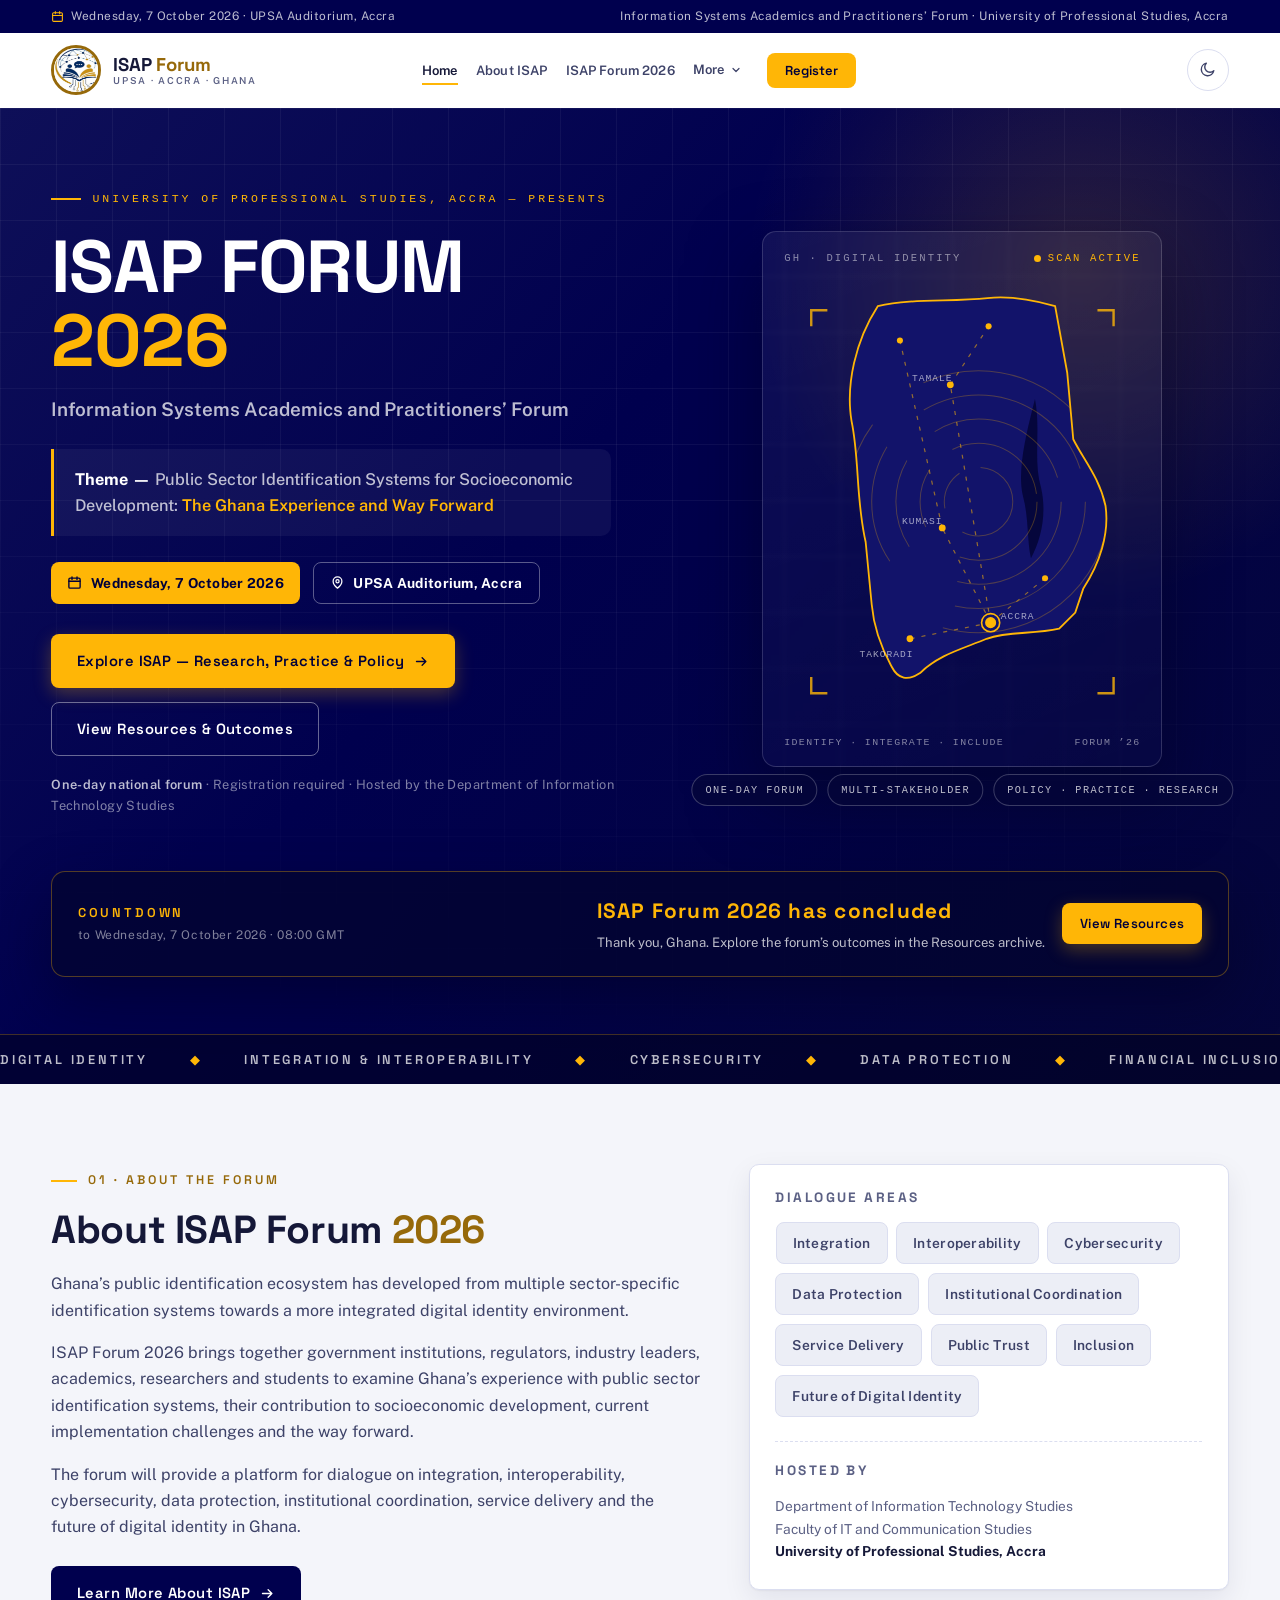
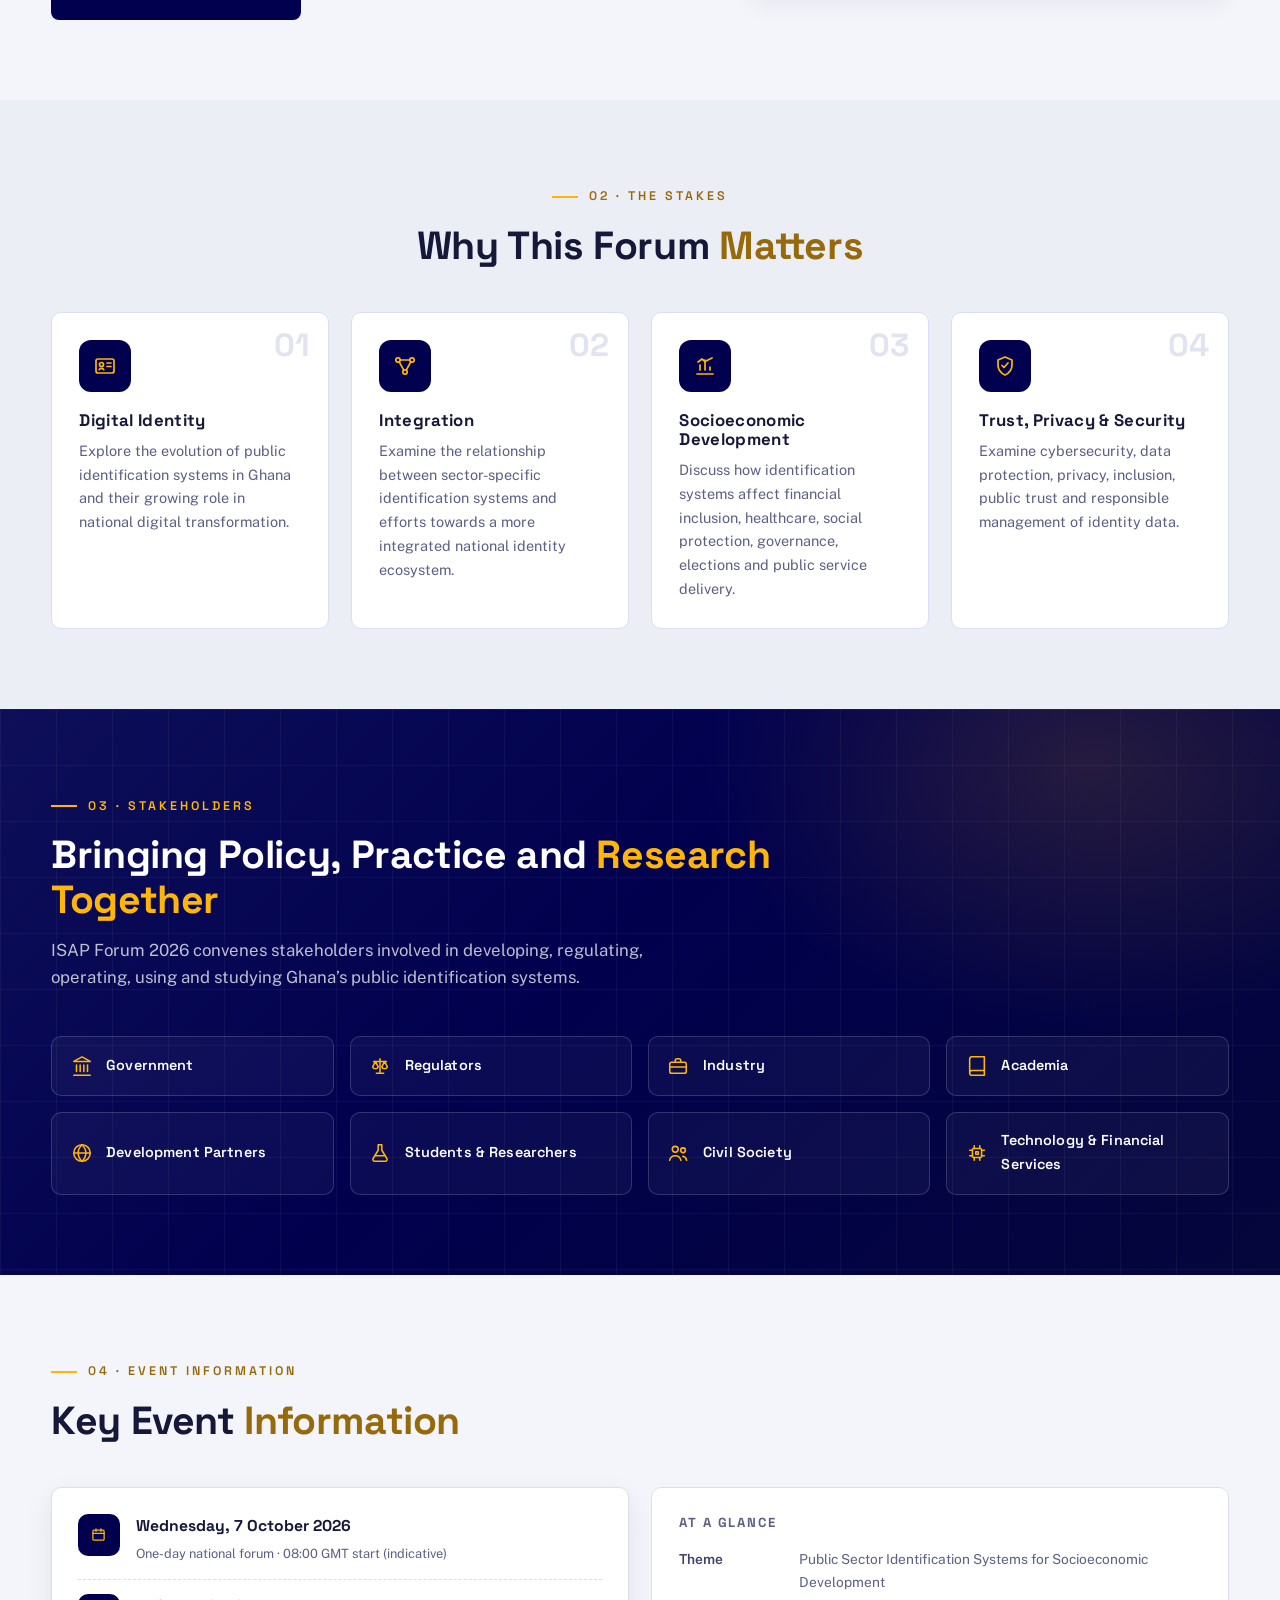
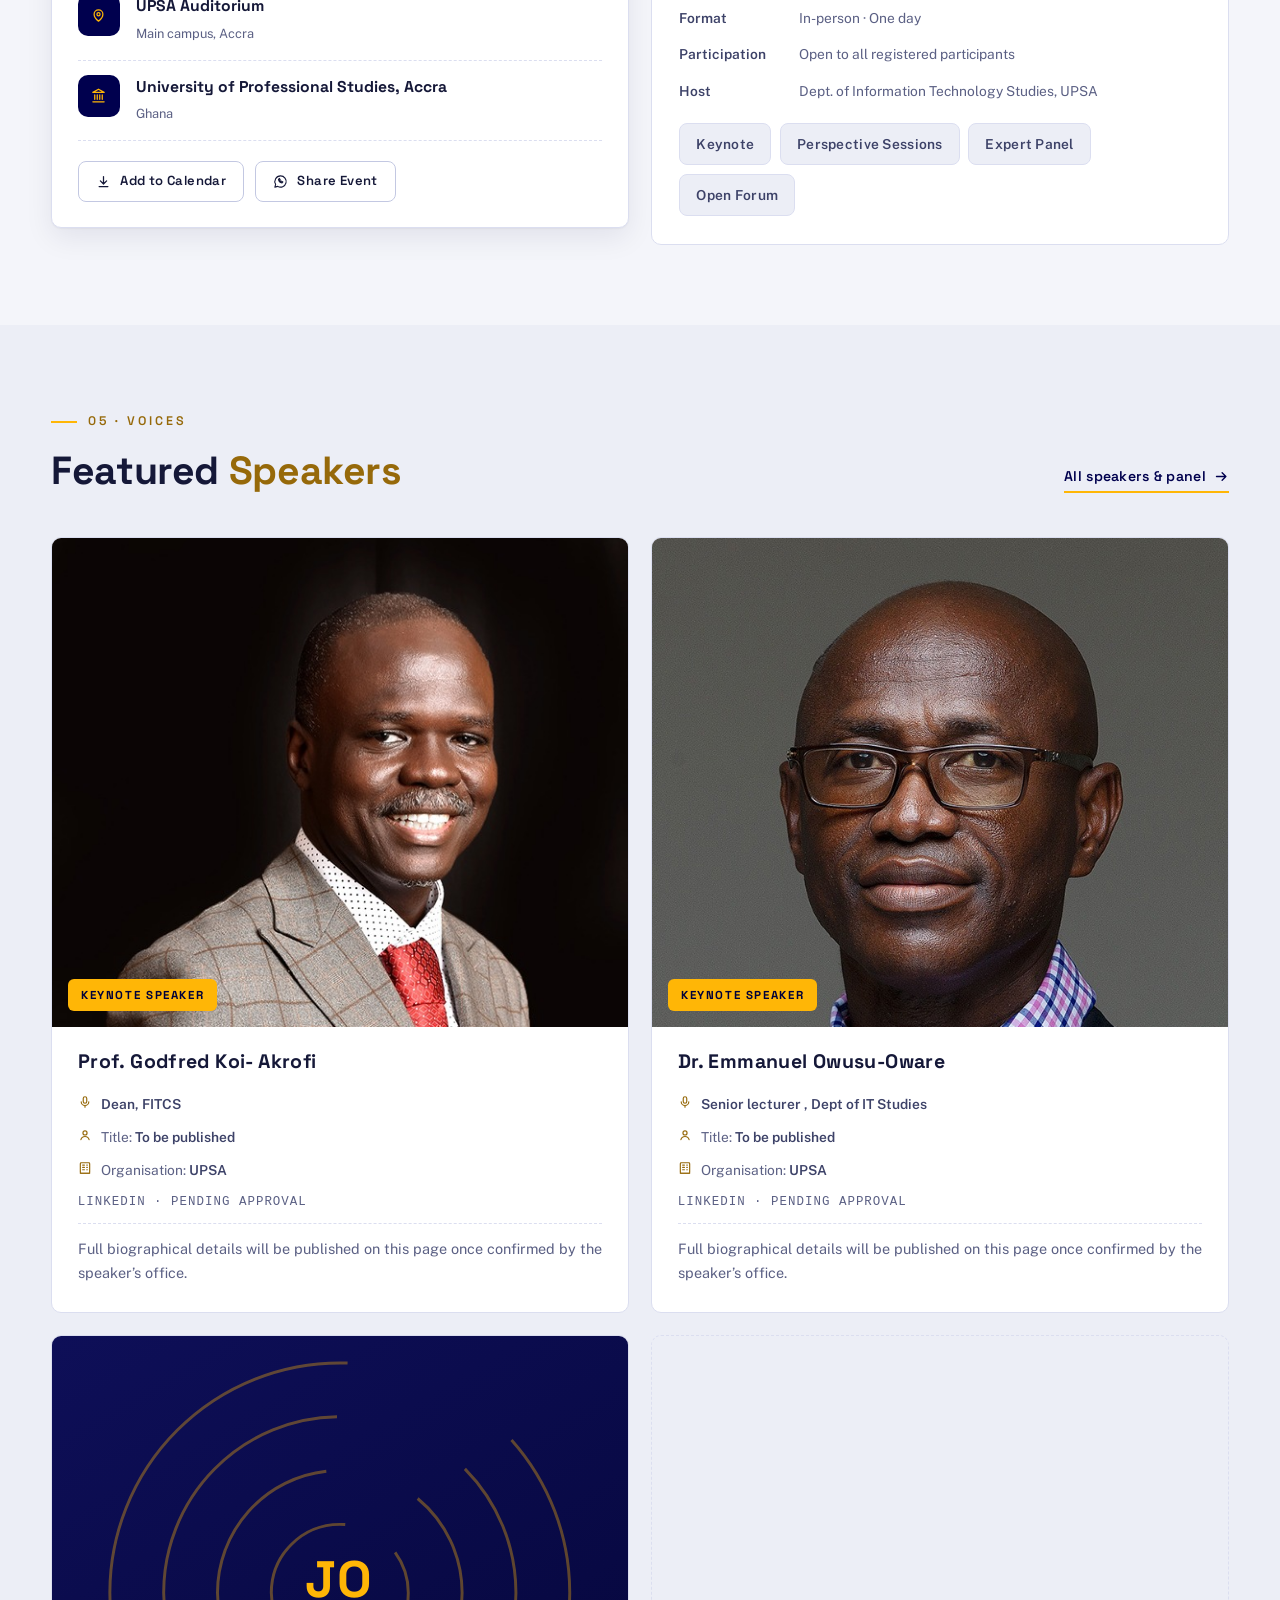
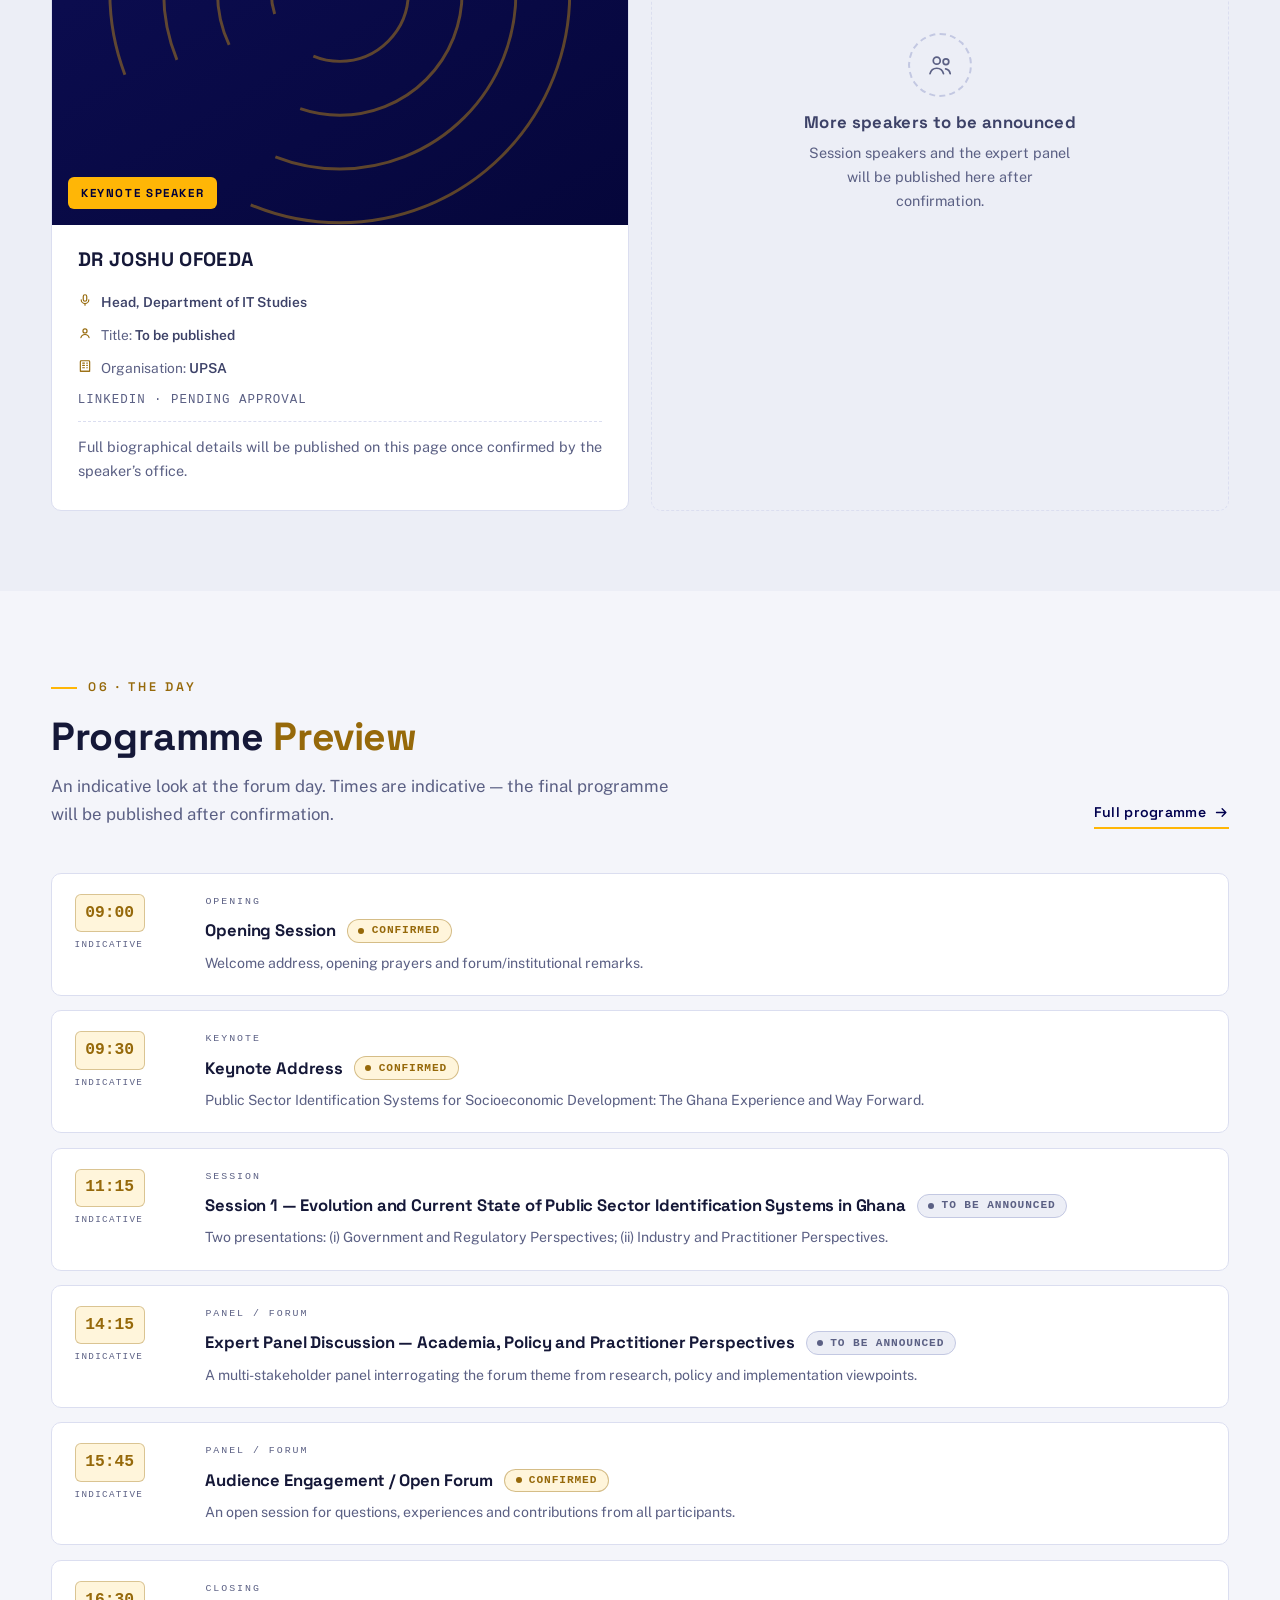
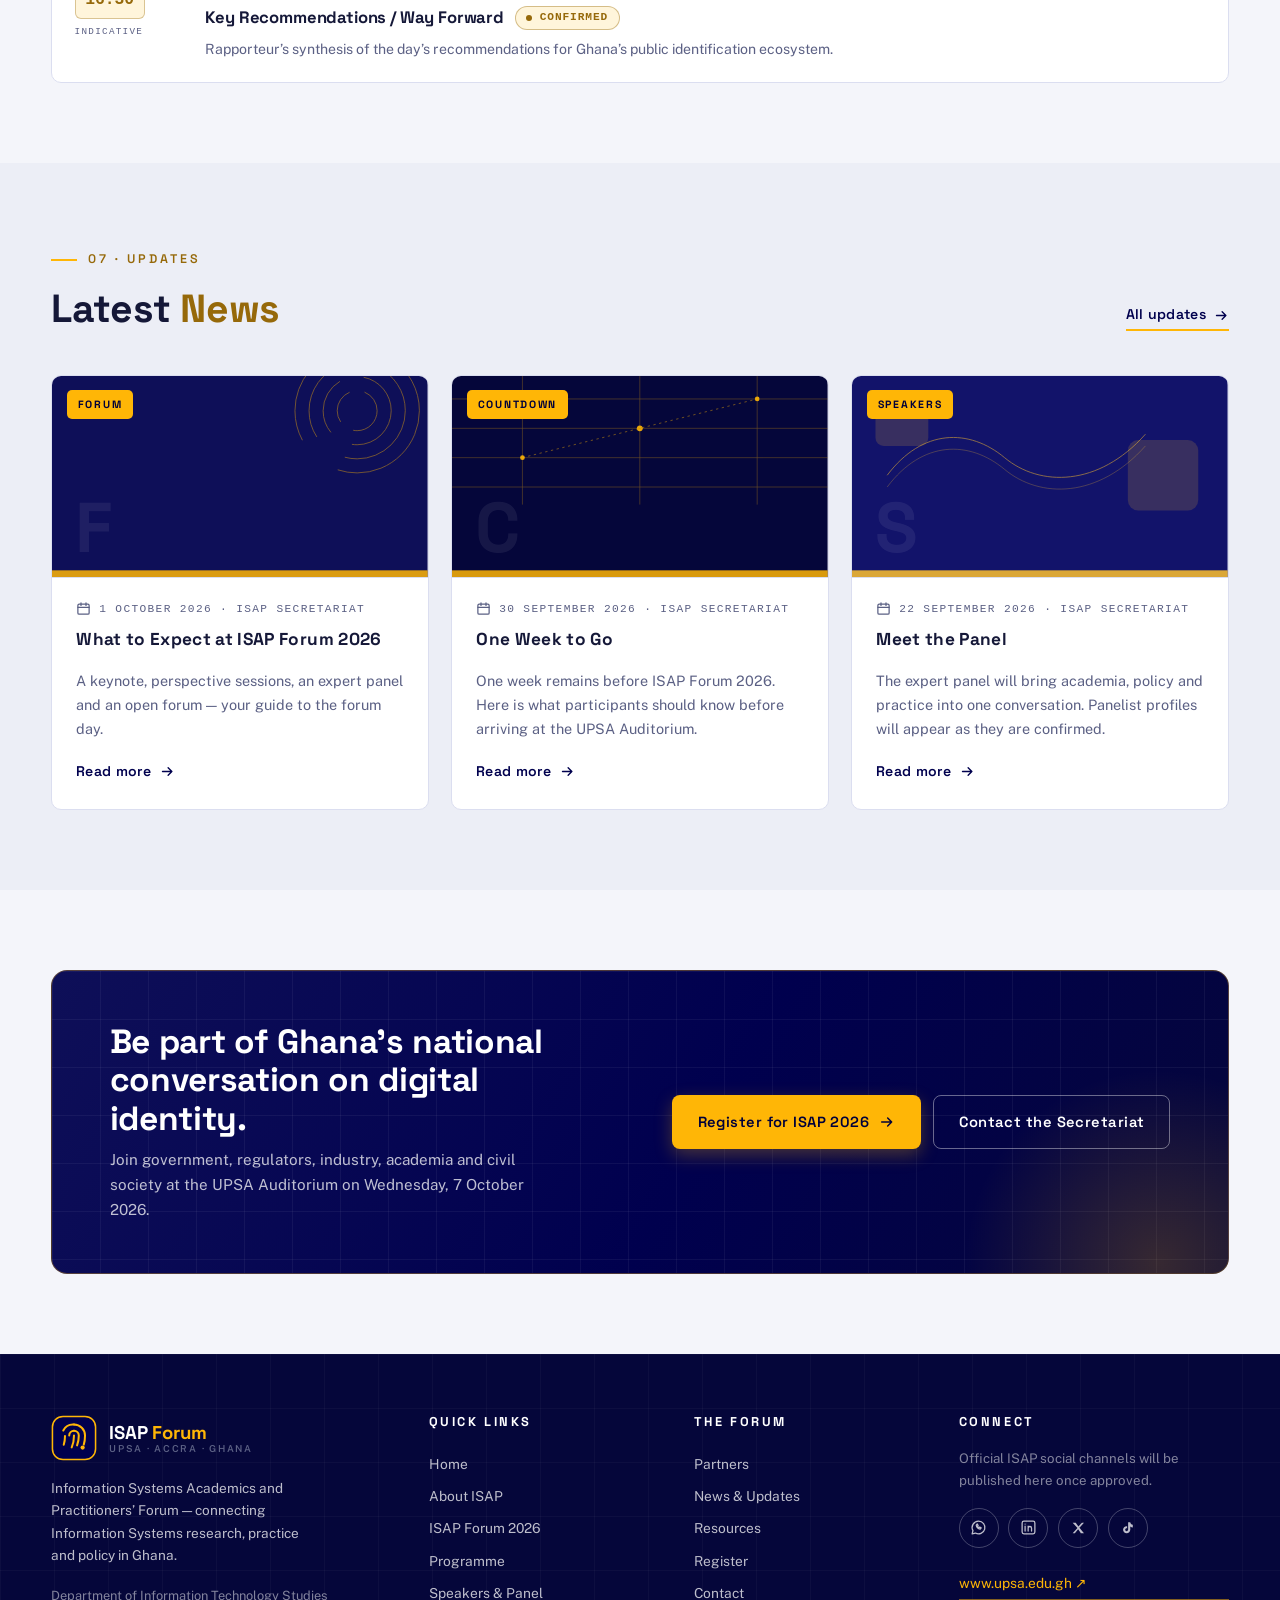
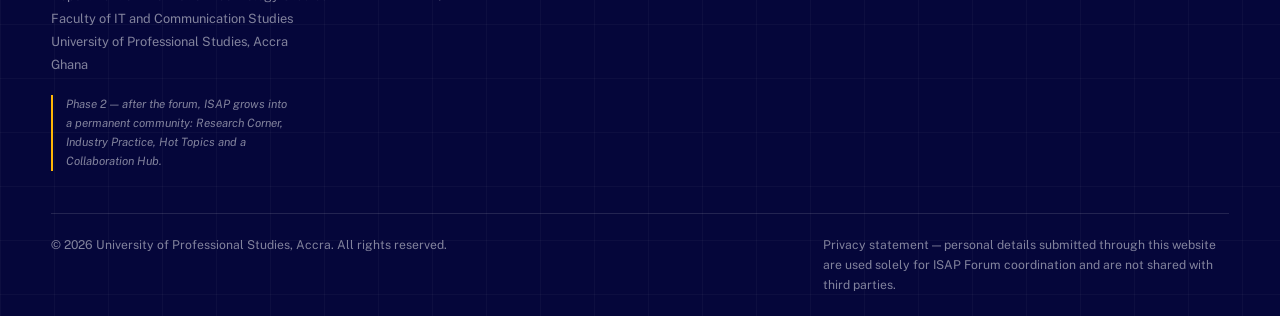
<file: index.html>
<!DOCTYPE html>
<html lang="en" data-theme="light">

<head>
  <!-- =====================================================================
  ISAP FORUM 2026 — Official Event Website (Frontend Prototype)
  Information Systems Academics and Practitioners' Forum
  University of Professional Studies, Accra (UPSA)
  ---------------------------------------------------------------------
  · Multi-page static site: HTML5 + CSS3 + Vanilla JS (no frameworks, no build step)
  · Shared assets:  style.css (design system) · main.js (CMS-ready data + behaviour)
  · This page:      index.html — Home (front page)
  · News articles:  article.html?slug=<slug> — single-article view rendered
    from the ISAP_DATA store in main.js (CMS-ready). All renderers honour
    the `status` publication gate (invited / confirmed / published ·
    draft / approved / published); swap the data objects for API calls
    later without touching the renderers.
====================================================================== -->
  <meta charset="UTF-8">
  <meta name="viewport" content="width=device-width, initial-scale=1.0">
  <title>ISAP Forum 2026 | Information Systems Academics and Practitioners’ Forum</title>
  <link rel="icon" type="image/x-icon" href="images/logo-icon.jpg">
  <meta name="description"
    content="Official website of ISAP Forum 2026 at the University of Professional Studies, Accra, focusing on public sector identification systems for socioeconomic development in Ghana. Wednesday, 7 October 2026 · UPSA Auditorium.">
  <meta name="robots" content="index, follow">
  <meta name="theme-color" content="#00004E">
  <!-- Canonical + social placeholders: replace domain with the production URL -->
  <link rel="canonical" href="https://isapforum.upsa.edu.gh/">
  <meta property="og:type" content="website">
  <meta property="og:site_name" content="ISAP Forum · UPSA">
  <meta property="og:title" content="ISAP Forum 2026 | Information Systems Academics and Practitioners’ Forum">
  <meta property="og:description"
    content="Official website of ISAP Forum 2026 at the University of Professional Studies, Accra, focusing on public sector identification systems for socioeconomic development in Ghana. Wednesday, 7 October 2026 · UPSA Auditorium.">
  <meta property="og:url" content="https://isapforum.upsa.edu.gh/">
  <!-- og:image: replace with official campaign visual when available -->
  <meta property="og:image" content="https://isapforum.upsa.edu.gh/assets/images/isap-2026-og.png">
  <meta name="twitter:card" content="summary_large_image">
  <meta name="twitter:title" content="ISAP Forum 2026 | Information Systems Academics and Practitioners’ Forum">
  <meta name="twitter:description"
    content="Official website of ISAP Forum 2026 at the University of Professional Studies, Accra, focusing on public sector identification systems for socioeconomic development in Ghana. Wednesday, 7 October 2026 · UPSA Auditorium.">
  <link rel="preconnect" href="https://fonts.googleapis.com">
  <link rel="preconnect" href="https://fonts.gstatic.com" crossorigin>
  <link
    href="https://fonts.googleapis.com/css2?family=Space+Grotesk:wght@500;600;700&family=Public+Sans:ital,wght@0,400;0,500;0,600;0,700;0,800;1,400;1,600&display=swap"
    rel="stylesheet">
  <script>
    /* Theme bootstrap — runs before paint to avoid flash (persists via localStorage) */
    (function () {
      try {
        var t = localStorage.getItem('isap-theme');
        if (t !== 'light' && t !== 'dark') {
          t = (window.matchMedia && window.matchMedia('(prefers-color-scheme: dark)').matches) ? 'dark' : 'light';
        }
        document.documentElement.setAttribute('data-theme', t);
      } catch (e) { document.documentElement.setAttribute('data-theme', 'light'); }
    })();
  </script>
  <link rel="stylesheet" href="style.css">
</head>

<body data-page="home">

  <a class="skip-link" href="#main">Skip to main content</a>

  <!-- ================= HEADER ================= -->
  <header class="site-header" id="siteHeader">
    <div class="topstrip">
      <div class="container topstrip-in">
        <span><svg width="13" height="13" viewBox="0 0 24 24" fill="none" stroke="currentColor" stroke-width="2"
            stroke-linecap="round">
            <rect x="3" y="5" width="18" height="16" rx="2" />
            <path d="M3 10h18M8 3v4M16 3v4" />
          </svg> Wednesday, 7 October 2026 · UPSA Auditorium, Accra</span>
        <span class="ts-right">Information Systems Academics and Practitioners’ Forum · University of Professional
          Studies, Accra</span>
      </div>
    </div>
    <div class="container header-inner">
      <a class="brand" href="index.html" aria-label="ISAP Forum — Home">
        <img class="brand-mark-img" src="images/logo-icon.jpg" alt="" aria-hidden="true">
        <span class="brand-text">
          <strong>ISAP <i>Forum</i></strong>
          <small>UPSA · Accra · Ghana</small>
        </span>
      </a>
      <nav class="main-nav" aria-label="Primary">
        <ul>
          <li><a class="active nav-link" href="index.html" data-nav="home">Home</a></li>
          <li><a class="nav-link" href="about.html" data-nav="about">About ISAP</a></li>
          <li><a class="nav-link" href="forum.html" data-nav="forum">ISAP Forum 2026</a></li>
          <li class="nav-dropdown" id="navMore">
            <button class="nav-link nav-more" id="navMoreBtn" type="button" aria-haspopup="true" aria-expanded="false"
              aria-controls="navMoreMenu">
              More
              <svg class="chev" width="12" height="12" viewBox="0 0 24 24" fill="none" stroke="currentColor"
                stroke-width="2.4" stroke-linecap="round" stroke-linejoin="round" aria-hidden="true">
                <path d="M6 9l6 6 6-6" />
              </svg>
            </button>
            <ul class="nav-dropdown-menu" id="navMoreMenu" role="menu" aria-label="More pages">
              <li role="none"><a role="menuitem" class="dropdown-link" href="programme.html"
                  data-nav="programme">Programme</a></li>
              <li role="none"><a role="menuitem" class="dropdown-link" href="speakers.html" data-nav="speakers">Speakers
                  &amp; Panel</a></li>
              <li role="none"><a role="menuitem" class="dropdown-link" href="partners.html"
                  data-nav="partners">Partners</a></li>
              <li role="none"><a role="menuitem" class="dropdown-link" href="news.html" data-nav="news">News &amp;
                  Updates</a></li>
              <li role="none"><a role="menuitem" class="dropdown-link" href="resources.html"
                  data-nav="resources">Resources</a></li>
              <li role="none"><a role="menuitem" class="dropdown-link" href="contact.html"
                  data-nav="contact">Contact</a></li>
            </ul>
          </li>
          <li><a class="nav-link is-cta" href="register.html" data-nav="register">Register</a></li>
        </ul>
      </nav>
      <ul style="margin: auto;"></ul>
      <div class="header-actions">
        <button class="icon-btn theme-toggle" id="themeToggle" type="button" aria-label="Switch to dark mode"
          aria-pressed="false">
          <svg class="ic-moon" width="19" height="19" viewBox="0 0 24 24" fill="none" stroke="currentColor"
            stroke-width="1.8" stroke-linecap="round" stroke-linejoin="round" aria-hidden="true">
            <path d="M20 13.5A8 8 0 1 1 10.5 4 6.5 6.5 0 0 0 20 13.5z" />
          </svg>
          <svg class="ic-sun" width="19" height="19" viewBox="0 0 24 24" fill="none" stroke="currentColor"
            stroke-width="1.8" stroke-linecap="round" aria-hidden="true">
            <circle cx="12" cy="12" r="4" />
            <path
              d="M12 2v2M12 20v2M2 12h2M20 12h2M4.9 4.9l1.4 1.4M17.7 17.7l1.4 1.4M4.9 19.1l1.4-1.4M17.7 6.3l1.4-1.4" />
          </svg>
        </button>
        <button class="icon-btn hamburger" id="hamburger" type="button" aria-label="Open menu" aria-expanded="false"
          aria-controls="mobileMenu">
          <span class="bars" aria-hidden="true"><span></span><span></span><span></span></span>
        </button>
      </div>
    </div>
  </header>

  <!-- ================= MOBILE MENU ================= -->
  <div class="mobile-menu" id="mobileMenu" aria-hidden="true">
    <div class="mm-top">
      <span class="brand">
        <img class="brand-mark-img" src="images/logo-icon.jpg" alt="" aria-hidden="true">
        <span class="brand-text"><strong style="color:#fff">ISAP <i
              style="color:#FFB606;font-style:normal">Forum</i></strong><small>UPSA · Accra · Ghana</small></span>
      </span>
      <button class="mm-close" id="mmClose" type="button" aria-label="Close menu">
        <svg width="18" height="18" viewBox="0 0 24 24" fill="none" stroke="currentColor" stroke-width="2"
          stroke-linecap="round" aria-hidden="true">
          <path d="M6 6l12 12M18 6L6 18" />
        </svg>
      </button>
    </div>
    <nav class="mm-nav" aria-label="Mobile">
      <a class="active" href="index.html" data-nav="home">Home <small>01</small></a>
      <a href="about.html" data-nav="about">About ISAP <small>02</small></a>
      <a href="forum.html" data-nav="forum">ISAP Forum 2026 <small>03</small></a>
      <a href="programme.html" data-nav="programme">Programme <small>04</small></a>
      <a href="speakers.html" data-nav="speakers">Speakers &amp; Panel <small>05</small></a>
      <a href="partners.html" data-nav="partners">Partners <small>06</small></a>
      <a href="news.html" data-nav="news">News &amp; Updates <small>07</small></a>
      <a href="resources.html" data-nav="resources">Resources <small>08</small></a>
      <a href="register.html" data-nav="register">Register <small>09</small></a>
      <a href="contact.html" data-nav="contact">Contact <small>10</small></a>
    </nav>
    <div class="mm-foot">
      <a class="btn btn-gold" href="register.html">Register for ISAP 2026
        <svg class="arr" width="16" height="16" viewBox="0 0 24 24" fill="none" stroke="currentColor" stroke-width="2.2"
          stroke-linecap="round" stroke-linejoin="round" aria-hidden="true">
          <path d="M4 12h15M13 6l6 6-6 6" />
        </svg>
      </a>
      <div class="mm-event">
        <span><svg width="14" height="14" viewBox="0 0 24 24" fill="none" stroke="currentColor" stroke-width="2"
            stroke-linecap="round" aria-hidden="true">
            <rect x="3" y="5" width="18" height="16" rx="2" />
            <path d="M3 10h18M8 3v4M16 3v4" />
          </svg> Wednesday, 7 October 2026</span>
        <span><svg width="14" height="14" viewBox="0 0 24 24" fill="none" stroke="currentColor" stroke-width="2"
            stroke-linecap="round" stroke-linejoin="round" aria-hidden="true">
            <path d="M12 21s-7-5.1-7-11a7 7 0 0 1 14 0c0 5.9-7 11-7 11z" />
            <circle cx="12" cy="10" r="2.5" />
          </svg> UPSA Auditorium, Accra</span>
      </div>
    </div>
  </div>

  <main id="main">
    <!-- ============================================================
     VIEW: HOME
============================================================ -->
    <section class="view" id="view-home" aria-label="Home">

      <!-- HERO -->
      <div class="hero">
        <div class="container hero-inner">
          <div class="hero-copy">
            <p class="hero-eyebrow hero-enter-scale" data-hero-child="0">University of Professional Studies, Accra —
              presents</p>
            <h1 class="hero-title hero-enter" data-hero-child="0.05">ISAP FORUM<span class="yr">2026</span></h1>
            <p class="hero-name hero-enter" data-hero-child="0.12">Information Systems Academics and Practitioners’
              Forum</p>
            <p class="hero-theme hero-enter" data-hero-child="0.19"><strong>Theme —</strong> Public Sector
              Identification Systems for Socioeconomic Development: <em>The Ghana Experience and Way Forward</em></p>
            <div class="hero-meta hero-enter" data-hero-child="0.27">
              <span class="chip chip--gold">
                <svg width="15" height="15" viewBox="0 0 24 24" fill="none" stroke="currentColor" stroke-width="2.2"
                  stroke-linecap="round" aria-hidden="true">
                  <rect x="3" y="5" width="18" height="16" rx="2" />
                  <path d="M3 10h18M8 3v4M16 3v4" />
                </svg>
                Wednesday, 7 October 2026
              </span>
              <span class="chip chip--line">
                <svg width="15" height="15" viewBox="0 0 24 24" fill="none" stroke="currentColor" stroke-width="2"
                  stroke-linecap="round" stroke-linejoin="round" aria-hidden="true">
                  <path d="M12 21s-7-5.1-7-11a7 7 0 0 1 14 0c0 5.9-7 11-7 11z" />
                  <circle cx="12" cy="10" r="2.5" />
                </svg>
                UPSA Auditorium, Accra
              </span>
            </div>
            <div class="hero-ctas hero-enter" id="heroCtas" data-hero-child="0.35">
              <a class="btn btn-gold" href="register.html" data-hero-register>Register for ISAP 2026
                <svg class="arr" width="16" height="16" viewBox="0 0 24 24" fill="none" stroke="currentColor"
                  stroke-width="2.2" stroke-linecap="round" stroke-linejoin="round" aria-hidden="true">
                  <path d="M4 12h15M13 6l6 6-6 6" />
                </svg>
              </a>
              <a class="btn btn-ghost" href="programme.html" data-hero-programme>View Programme</a>
            </div>
            <p class="hero-note hero-enter" data-hero-child="0.43"><b>One-day national forum</b> · Registration required
              · Hosted by the Department of Information Technology Studies</p>
          </div>

          <div class="hero-visual hero-enter-scale" data-hero-child="0.2">
            <figure class="map-panel" role="img"
              aria-label="Stylized map of Ghana with a biometric fingerprint overlay and network nodes linking major cities — the digital identity theme of ISAP Forum 2026">
              <div class="map-head"><span>GH · Digital Identity</span><span class="live">Scan Active</span></div>
              <svg class="map-svg" viewBox="0 0 360 440" aria-hidden="true" focusable="false">
                <defs>
                  <clipPath id="ghClip">
                    <path
                      d="M96 26 C130 18 168 22 205 18 C232 15 258 22 272 26 L284 92 L290 158 C300 178 316 196 322 224 C326 252 316 282 300 306 L292 330 L276 346 C250 352 226 348 204 356 C180 366 156 372 138 390 C126 398 116 396 110 384 C100 366 92 344 90 322 L84 260 C74 216 78 178 70 140 C64 104 74 60 96 26 Z" />
                  </clipPath>
                  <linearGradient id="scanGrad" x1="0" y1="0" x2="0" y2="1">
                    <stop offset="0" stop-color="#FFB606" stop-opacity="0" />
                    <stop offset="1" stop-color="#FFB606" stop-opacity=".28" />
                  </linearGradient>
                </defs>
                <!-- Ghana silhouette (stylized; replace with official cartography asset if required) -->
                <path
                  d="M96 26 C130 18 168 22 205 18 C232 15 258 22 272 26 L284 92 L290 158 C300 178 316 196 322 224 C326 252 316 282 300 306 L292 330 L276 346 C250 352 226 348 204 356 C180 366 156 372 138 390 C126 398 116 396 110 384 C100 366 92 344 90 322 L84 260 C74 216 78 178 70 140 C64 104 74 60 96 26 Z"
                  fill="#12136A" stroke="#FFB606" stroke-width="1.8" />
                <!-- Lake Volta -->
                <path
                  d="M252 118 C258 150 250 178 258 206 C264 232 258 258 248 276 C244 258 246 236 240 214 C234 188 244 150 252 118 Z"
                  fill="#05063C" />
                <!-- fingerprint arcs -->
                <g fill="none" stroke="#FFB606" opacity=".26" clip-path="url(#ghClip)">
                  <circle cx="196" cy="220" r="34" stroke-dasharray="70 30 40 22" />
                  <circle cx="196" cy="220" r="58" stroke-dasharray="110 46 60 30" />
                  <circle cx="196" cy="220" r="82" stroke-dasharray="150 60 90 40" />
                  <circle cx="196" cy="220" r="106" stroke-dasharray="190 80 120 52" />
                  <circle cx="196" cy="220" r="130" stroke-dasharray="240 100 150 66" />
                </g>
                <!-- network: Accra hub to cities -->
                <g stroke="#FFB606" stroke-width="1.2" opacity=".55">
                  <line class="net-line" x1="208" y1="340" x2="160" y2="246" />
                  <line class="net-line" x1="208" y1="340" x2="168" y2="104" />
                  <line class="net-line" x1="208" y1="340" x2="128" y2="356" />
                  <line class="net-line" x1="208" y1="340" x2="262" y2="296" />
                  <line class="net-line" x1="160" y1="246" x2="118" y2="60" />
                  <line class="net-line" x1="168" y1="104" x2="206" y2="46" />
                </g>
                <g fill="#FFB606">
                  <circle cx="160" cy="246" r="3.4" />
                  <circle cx="168" cy="104" r="3.4" />
                  <circle cx="128" cy="356" r="3.4" />
                  <circle cx="262" cy="296" r="3" />
                  <circle cx="118" cy="60" r="3" />
                  <circle cx="206" cy="46" r="3" />
                  <circle cx="208" cy="340" r="5.5" />
                </g>
                <circle class="pulse-ring" cx="208" cy="340" r="9" fill="none" stroke="#FFB606" stroke-width="1.6" />
                <g font-family="ui-monospace,Menlo,monospace" font-size="9.5" fill="rgba(255,255,255,.62)"
                  letter-spacing="1">
                  <text x="218" y="336">ACCRA</text><text x="120" y="242">KUMASI</text>
                  <text x="130" y="100">TAMALE</text><text x="78" y="374">TAKORADI</text>
                </g>
                <!-- biometric scan sweep -->
                <g clip-path="url(#ghClip)">
                  <g class="scan-line">
                    <rect x="40" y="-44" width="290" height="44" fill="url(#scanGrad)" />
                    <rect x="40" y="-2" width="290" height="2.4" fill="#FFB606" opacity=".9" />
                  </g>
                </g>
                <!-- scan frame corners -->
                <g stroke="#FFB606" stroke-width="2.4" fill="none" opacity=".8">
                  <path d="M46 30 h-16 v16" />
                  <path d="M314 30 h16 v16" />
                  <path d="M46 410 h-16 v-16" />
                  <path d="M314 410 h16 v-16" />
                </g>
              </svg>
              <figcaption class="map-foot"><span>Identify · Integrate · Include</span><span>Forum ’26</span>
              </figcaption>
              <div class="hero-stats" aria-hidden="true">
                <span>One-Day Forum</span><span>Multi-Stakeholder</span><span>Policy · Practice · Research</span>
              </div>
            </figure>
          </div>
        </div>

        <!-- COUNTDOWN -->
        <div class="container countdown hero-enter" id="countdown" role="timer" data-hero-child="0.45" aria-live="off"
          aria-label="Countdown to ISAP Forum 2026">
          <div class="cd-panel">
            <div class="cd-label">
              <strong>Countdown</strong>
              <small>to Wednesday, 7 October 2026 · 08:00 GMT</small>
            </div>
            <div class="cd-grid">
              <div class="cd-cell"><span class="cd-num" id="cdDays">--</span><span class="cd-unit">Days</span></div>
              <span class="cd-sep" aria-hidden="true">:</span>
              <div class="cd-cell"><span class="cd-num" id="cdHours">--</span><span class="cd-unit">Hours</span></div>
              <span class="cd-sep" aria-hidden="true">:</span>
              <div class="cd-cell"><span class="cd-num" id="cdMins">--</span><span class="cd-unit">Minutes</span></div>
              <span class="cd-sep" aria-hidden="true">:</span>
              <div class="cd-cell"><span class="cd-num" id="cdSecs">--</span><span class="cd-unit">Seconds</span></div>
            </div>
            <div class="cd-ended">
              <p>ISAP Forum 2026 has concluded<small>Thank you, Ghana. Explore the forum’s outcomes in the Resources
                  archive.</small></p>
              <a class="btn btn-gold btn-sm" href="resources.html">View Resources</a>
            </div>
          </div>
        </div>

        <!-- THEME MARQUEE -->
        <div class="marquee" aria-hidden="true">
          <div class="marquee-track" id="marqueeTrack">
            <span>Digital Identity <b>◆</b> Integration &amp; Interoperability <b>◆</b> Cybersecurity <b>◆</b> Data
              Protection <b>◆</b> Financial Inclusion <b>◆</b> Service Delivery <b>◆</b> Public Trust <b>◆</b>
              Governance <b>◆</b> Inclusion <b>◆</b> The Ghana Experience <b>◆</b></span>
          </div>
        </div>
      </div>

      <!-- ABOUT -->
      <section class="section" aria-labelledby="homeAboutT">
        <div class="container about-grid">
          <div class="reveal reveal-left">
            <p class="eyebrow">01 · About the Forum</p>
            <h2 class="sec-title" id="homeAboutT">About ISAP Forum <span class="hl">2026</span></h2>
            <div class="prose" style="margin-top:1.2rem">
              <p>Ghana’s public identification ecosystem has developed from multiple sector-specific identification
                systems towards a more integrated digital identity environment.</p>
              <p>ISAP Forum 2026 brings together government institutions, regulators, industry leaders, academics,
                researchers and students to examine Ghana’s experience with public sector identification systems, their
                contribution to socioeconomic development, current implementation challenges and the way forward.</p>
              <p>The forum will provide a platform for dialogue on integration, interoperability, cybersecurity, data
                protection, institutional coordination, service delivery and the future of digital identity in Ghana.
              </p>
            </div>
            <a class="btn btn-navy" href="about.html" style="margin-top:1.6rem">Learn More About ISAP
              <svg class="arr" width="15" height="15" viewBox="0 0 24 24" fill="none" stroke="currentColor"
                stroke-width="2.2" stroke-linecap="round" stroke-linejoin="round" aria-hidden="true">
                <path d="M4 12h15M13 6l6 6-6 6" />
              </svg>
            </a>
          </div>
          <aside class="focus-card reveal reveal-right" aria-label="Forum dialogue areas">
            <h3>Dialogue Areas</h3>
            <div class="focus-tags">
              <span class="chip chip--soft">Integration</span><span class="chip chip--soft">Interoperability</span>
              <span class="chip chip--soft">Cybersecurity</span><span class="chip chip--soft">Data Protection</span>
              <span class="chip chip--soft">Institutional Coordination</span><span class="chip chip--soft">Service
                Delivery</span>
              <span class="chip chip--soft">Public Trust</span><span class="chip chip--soft">Inclusion</span>
              <span class="chip chip--soft">Future of Digital Identity</span>
            </div>
            <div style="margin-top:1.5rem;border-top:1px dashed var(--line);padding-top:1.3rem">
              <h3>Hosted By</h3>
              <p style="font-size:.86rem;color:var(--muted)">Department of Information Technology Studies<br>Faculty of
                IT and Communication Studies<br><strong style="color:var(--ink)">University of Professional Studies,
                  Accra</strong></p>
            </div>
          </aside>
        </div>
      </section>

      <!-- WHY THIS FORUM MATTERS -->
      <section class="section section--tint" aria-labelledby="whyT">
        <div class="container">
          <div class="sec-head sec-head--center reveal">
            <p class="eyebrow">02 · The Stakes</p>
            <h2 class="sec-title" id="whyT">Why This Forum <span class="hl">Matters</span></h2>
          </div>
          <div class="grid grid-4">
            <article class="card reveal"><span class="ghost-num" aria-hidden="true">01</span>
              <div class="icon-box" aria-hidden="true"><svg width="24" height="24" viewBox="0 0 24 24" fill="none"
                  stroke="currentColor" stroke-width="1.7" stroke-linecap="round" stroke-linejoin="round">
                  <rect x="3" y="5" width="18" height="14" rx="2" />
                  <circle cx="8.5" cy="10.5" r="2" />
                  <path d="M6.2 15.7c.6-1.7 4-1.7 4.6 0M14 9h4M14 12.5h4" />
                </svg></div>
              <h3>Digital Identity</h3>
              <p>Explore the evolution of public identification systems in Ghana and their growing role in national
                digital transformation.</p>
            </article>
            <article class="card reveal"><span class="ghost-num" aria-hidden="true">02</span>
              <div class="icon-box" aria-hidden="true"><svg width="24" height="24" viewBox="0 0 24 24" fill="none"
                  stroke="currentColor" stroke-width="1.7" stroke-linecap="round" stroke-linejoin="round">
                  <circle cx="5" cy="6" r="2.2" />
                  <circle cx="19" cy="6" r="2.2" />
                  <circle cx="12" cy="18" r="2.2" />
                  <path d="M6.2 7.8l4.4 8M17.8 7.8l-4.4 8M7.2 6h9.6" />
                </svg></div>
              <h3>Integration</h3>
              <p>Examine the relationship between sector-specific identification systems and efforts towards a more
                integrated national identity ecosystem.</p>
            </article>
            <article class="card reveal"><span class="ghost-num" aria-hidden="true">03</span>
              <div class="icon-box" aria-hidden="true"><svg width="24" height="24" viewBox="0 0 24 24" fill="none"
                  stroke="currentColor" stroke-width="1.7" stroke-linecap="round" stroke-linejoin="round">
                  <path d="M4 20h16" />
                  <path d="M7 16v-5M12 16V6M17 16v-3" />
                  <path d="M5 8l4-3 3 2.5L19 4" />
                </svg></div>
              <h3>Socioeconomic Development</h3>
              <p>Discuss how identification systems affect financial inclusion, healthcare, social protection,
                governance, elections and public service delivery.</p>
            </article>
            <article class="card reveal"><span class="ghost-num" aria-hidden="true">04</span>
              <div class="icon-box" aria-hidden="true"><svg width="24" height="24" viewBox="0 0 24 24" fill="none"
                  stroke="currentColor" stroke-width="1.7" stroke-linecap="round" stroke-linejoin="round">
                  <path d="M12 3l7 3v5c0 4.6-3 8.2-7 10-4-1.8-7-5.4-7-10V6l7-3z" />
                  <path d="M9 11.5l2 2 4-4.5" />
                </svg></div>
              <h3>Trust, Privacy &amp; Security</h3>
              <p>Examine cybersecurity, data protection, privacy, inclusion, public trust and responsible management of
                identity data.</p>
            </article>
          </div>
        </div>
      </section>

      <!-- STAKEHOLDERS -->
      <section class="section section--navy" aria-labelledby="stakeT">
        <div class="container">
          <div class="sec-head reveal">
            <p class="eyebrow">03 · Stakeholders</p>
            <h2 class="sec-title" id="stakeT">Bringing Policy, Practice and <span class="hl">Research Together</span>
            </h2>
            <p class="sec-lede">ISAP Forum 2026 convenes stakeholders involved in developing, regulating, operating,
              using and studying Ghana’s public identification systems.</p>
          </div>
          <div class="stake-grid">
            <div class="stake reveal"><svg width="22" height="22" viewBox="0 0 24 24" fill="none" stroke="currentColor"
                stroke-width="1.7" stroke-linecap="round" stroke-linejoin="round" aria-hidden="true">
                <path d="M3 22h18M6 18v-7M10 18v-7M14 18v-7M18 18v-7M12 2L3 7h18l-9-5z" />
              </svg><span>Government</span></div>
            <div class="stake reveal"><svg width="22" height="22" viewBox="0 0 24 24" fill="none" stroke="currentColor"
                stroke-width="1.7" stroke-linecap="round" stroke-linejoin="round" aria-hidden="true">
                <path d="M12 4v16M8 20h8M5 7h14M7 7l-3 6a3.2 3.2 0 0 0 6 0L7 7zM17 7l-3 6a3.2 3.2 0 0 0 6 0l-3-6z" />
              </svg><span>Regulators</span></div>
            <div class="stake reveal"><svg width="22" height="22" viewBox="0 0 24 24" fill="none" stroke="currentColor"
                stroke-width="1.7" stroke-linecap="round" stroke-linejoin="round" aria-hidden="true">
                <rect x="3" y="8" width="18" height="12" rx="2" />
                <path d="M9 8V6a2 2 0 0 1 2-2h2a2 2 0 0 1 2 2v2M3 13h18" />
              </svg><span>Industry</span></div>
            <div class="stake reveal"><svg width="22" height="22" viewBox="0 0 24 24" fill="none" stroke="currentColor"
                stroke-width="1.7" stroke-linecap="round" stroke-linejoin="round" aria-hidden="true">
                <path
                  d="M4 19.5A2.5 2.5 0 0 1 6.5 17H20M4 19.5A2.5 2.5 0 0 0 6.5 22H20V2H6.5A2.5 2.5 0 0 0 4 4.5v15z" />
              </svg><span>Academia</span></div>
            <div class="stake reveal"><svg width="22" height="22" viewBox="0 0 24 24" fill="none" stroke="currentColor"
                stroke-width="1.7" stroke-linecap="round" stroke-linejoin="round" aria-hidden="true">
                <circle cx="12" cy="12" r="9" />
                <path d="M3 12h18M12 3c2.8 2.6 4.2 5.6 4.2 9s-1.4 6.4-4.2 9c-2.8-2.6-4.2-5.6-4.2-9S9.2 5.6 12 3z" />
              </svg><span>Development Partners</span></div>
            <div class="stake reveal"><svg width="22" height="22" viewBox="0 0 24 24" fill="none" stroke="currentColor"
                stroke-width="1.7" stroke-linecap="round" stroke-linejoin="round" aria-hidden="true">
                <path d="M10 3h4M10 3v6L4.5 18a2 2 0 0 0 1.8 3h11.4a2 2 0 0 0 1.8-3L14 9V3M7 15h10" />
              </svg><span>Students &amp; Researchers</span></div>
            <div class="stake reveal"><svg width="22" height="22" viewBox="0 0 24 24" fill="none" stroke="currentColor"
                stroke-width="1.7" stroke-linecap="round" stroke-linejoin="round" aria-hidden="true">
                <circle cx="9" cy="8" r="3.2" />
                <path d="M2.8 20c.8-3.3 3.3-5 6.2-5s5.4 1.7 6.2 5" />
                <circle cx="17.5" cy="9" r="2.6" />
                <path d="M17.2 15.6c2.3.4 3.7 1.8 4.2 4.4" />
              </svg><span>Civil Society</span></div>
            <div class="stake reveal"><svg width="22" height="22" viewBox="0 0 24 24" fill="none" stroke="currentColor"
                stroke-width="1.7" stroke-linecap="round" stroke-linejoin="round" aria-hidden="true">
                <rect x="7" y="7" width="10" height="10" rx="1.5" />
                <rect x="10.6" y="10.6" width="2.8" height="2.8" />
                <path d="M9 4v3M15 4v3M9 17v3M15 17v3M4 9h3M4 15h3M17 9h3M17 15h3" />
              </svg><span>Technology &amp; Financial Services</span></div>
          </div>
        </div>
      </section>

      <!-- KEY EVENT INFORMATION -->
      <section class="section" aria-labelledby="evInfoT">
        <div class="container">
          <div class="sec-head reveal">
            <p class="eyebrow">04 · Event Information</p>
            <h2 class="sec-title" id="evInfoT">Key Event <span class="hl">Information</span></h2>
          </div>
          <div class="grid grid-2" style="align-items:start">
            <div class="reveal" id="homeEventInfo"><!-- event-info component injected --></div>
            <aside class="card reveal" aria-label="Forum at a glance">
              <h3 style="letter-spacing:.14em;text-transform:uppercase;font-size:.82rem;color:var(--muted)">At a Glance
              </h3>
              <div style="display:flex;flex-direction:column;gap:.85rem;margin-top:1.1rem">
                <div class="spk-row"><b style="min-width:110px">Theme</b><span>Public Sector Identification Systems for
                    Socioeconomic Development</span></div>
                <div class="spk-row"><b style="min-width:110px">Format</b><span>In-person · One day</span></div>
                <div class="spk-row"><b style="min-width:110px">Participation</b><span>Open to all registered
                    participants</span></div>
                <div class="spk-row"><b style="min-width:110px">Host</b><span>Dept. of Information Technology Studies,
                    UPSA</span></div>
              </div>
              <div class="focus-tags" style="margin-top:1.3rem">
                <span class="chip chip--soft">Keynote</span><span class="chip chip--soft">Perspective
                  Sessions</span><span class="chip chip--soft">Expert Panel</span><span class="chip chip--soft">Open
                  Forum</span>
              </div>
            </aside>
          </div>
        </div>
      </section>

      <!-- FEATURED SPEAKERS -->
      <section class="section section--tint" aria-labelledby="featSpkT">
        <div class="container">
          <div class="sec-head reveal"
            style="display:flex;align-items:flex-end;justify-content:space-between;gap:2rem;max-width:none;flex-wrap:wrap">
            <div>
              <p class="eyebrow">05 · Voices</p>
              <h2 class="sec-title" id="featSpkT">Featured <span class="hl">Speakers</span></h2>
            </div>
            <a class="link-more" href="speakers.html">All speakers &amp; panel
              <svg width="15" height="15" viewBox="0 0 24 24" fill="none" stroke="currentColor" stroke-width="2.2"
                stroke-linecap="round" stroke-linejoin="round" aria-hidden="true">
                <path d="M4 12h15M13 6l6 6-6 6" />
              </svg></a>
          </div>
          <div class="grid grid-2" id="">
            <article class="card speaker-card reveal revealed">
              <div class="portrait" aria-hidden="true">
                <!-- <svg class="fp-arc" viewBox="0 0 200 200" fill="none"
                  stroke="#FFB606" stroke-width="1.2">
                  <circle cx="100" cy="105" r="28" stroke-dasharray="55 24"></circle>
                  <circle cx="100" cy="105" r="50" stroke-dasharray="95 40"></circle>
                  <circle cx="100" cy="105" r="72" stroke-dasharray="140 58"></circle>
                  <circle cx="100" cy="105" r="94" stroke-dasharray="185 76"></circle>
                </svg> -->
                <img src="images/speakers/godfred-akrofi.jpeg" alt="Prof. Godfred Koi-Akrofi" class="speaker-img">
                <span class="initials">GKA</span>
                <span class="role-tag">Keynote Speaker</span>
              </div>
              <div class="speaker-body">
                <h3>Prof. Godfred Koi- Akrofi </h3>
                <div class="spk-row"><svg width="14" height="14" viewBox="0 0 24 24" fill="none" stroke="currentColor"
                    stroke-width="2" stroke-linecap="round" stroke-linejoin="round" aria-hidden="true">
                    <rect x="9" y="3" width="6" height="11" rx="3"></rect>
                    <path d="M5.5 11.5a6.5 6.5 0 0 0 13 0M12 18v3"></path>
                  </svg> <span><b>Dean, FITCS</b></span></div>
                <div class="spk-row"><svg width="14" height="14" viewBox="0 0 24 24" fill="none" stroke="currentColor"
                    stroke-width="2" stroke-linecap="round" stroke-linejoin="round" aria-hidden="true">
                    <circle cx="12" cy="8.5" r="3.5"></circle>
                    <path d="M5 20c.9-3.6 3.7-5.5 7-5.5s6.1 1.9 7 5.5"></path>
                  </svg> <span>Title: <b>To be published</b></span></div>
                <div class="spk-row"><svg width="14" height="14" viewBox="0 0 24 24" fill="none" stroke="currentColor"
                    stroke-width="2" stroke-linecap="round" stroke-linejoin="round" aria-hidden="true">
                    <rect x="4" y="3" width="16" height="18" rx="1.5"></rect>
                    <path d="M8 7h3M8 11h3M8 15h3M15 7h1M15 11h1M15 15h1M4 21h16"></path>
                  </svg> <span>Organisation: <b>UPSA</b></span></div>
                <div class="spk-row" style="color:var(--muted);font-size:.78rem"><span class="mono"
                    style="letter-spacing:.08em">LINKEDIN · PENDING APPROVAL</span></div>
                <p class="spk-bio">Full biographical details will be published on this page once confirmed by the
                  speaker’s office.</p>
              </div>
            </article>
            <article class="card speaker-card reveal revealed">
              <div class="portrait" aria-hidden="true">
                <img src="images/speakers/emmanuel-owusu-oware.jpeg" alt="Dr. Emmanuel Owusu-Oware" class="speaker-img">
                <span class="initials">EOW</span>
                <span class="role-tag">Keynote Speaker</span>
              </div>
              <div class="speaker-body">
                <h3>Dr. Emmanuel Owusu-Oware </h3>
                <div class="spk-row"><svg width="14" height="14" viewBox="0 0 24 24" fill="none" stroke="currentColor"
                    stroke-width="2" stroke-linecap="round" stroke-linejoin="round" aria-hidden="true">
                    <rect x="9" y="3" width="6" height="11" rx="3"></rect>
                    <path d="M5.5 11.5a6.5 6.5 0 0 0 13 0M12 18v3"></path>
                  </svg> <span><b>Senior lecturer , Dept of IT Studies</b></span></div>
                <div class="spk-row"><svg width="14" height="14" viewBox="0 0 24 24" fill="none" stroke="currentColor"
                    stroke-width="2" stroke-linecap="round" stroke-linejoin="round" aria-hidden="true">
                    <circle cx="12" cy="8.5" r="3.5"></circle>
                    <path d="M5 20c.9-3.6 3.7-5.5 7-5.5s6.1 1.9 7 5.5"></path>
                  </svg> <span>Title: <b>To be published</b></span></div>
                <div class="spk-row"><svg width="14" height="14" viewBox="0 0 24 24" fill="none" stroke="currentColor"
                    stroke-width="2" stroke-linecap="round" stroke-linejoin="round" aria-hidden="true">
                    <rect x="4" y="3" width="16" height="18" rx="1.5"></rect>
                    <path d="M8 7h3M8 11h3M8 15h3M15 7h1M15 11h1M15 15h1M4 21h16"></path>
                  </svg> <span>Organisation: <b>UPSA</b></span></div>
                <div class="spk-row" style="color:var(--muted);font-size:.78rem"><span class="mono"
                    style="letter-spacing:.08em">LINKEDIN · PENDING APPROVAL</span></div>
                <p class="spk-bio">Full biographical details will be published on this page once confirmed by the
                  speaker’s office.</p>
              </div>
            </article>

            <article class="card speaker-card reveal revealed">
              <div class="portrait" aria-hidden="true">
                <svg class="fp-arc" viewBox="0 0 200 200" fill="none" stroke="#FFB606" stroke-width="1.2">
                  <circle cx="100" cy="105" r="28" stroke-dasharray="55 24"></circle>
                  <circle cx="100" cy="105" r="50" stroke-dasharray="95 40"></circle>
                  <circle cx="100" cy="105" r="72" stroke-dasharray="140 58"></circle>
                  <circle cx="100" cy="105" r="94" stroke-dasharray="185 76"></circle>
                </svg>
                <span class="initials">JO</span>
                <span class="role-tag">Keynote Speaker</span>
              </div>
              <div class="speaker-body">
                <h3>DR JOSHU OFOEDA </h3>
                <div class="spk-row"><svg width="14" height="14" viewBox="0 0 24 24" fill="none" stroke="currentColor"
                    stroke-width="2" stroke-linecap="round" stroke-linejoin="round" aria-hidden="true">
                    <rect x="9" y="3" width="6" height="11" rx="3"></rect>
                    <path d="M5.5 11.5a6.5 6.5 0 0 0 13 0M12 18v3"></path>
                  </svg> <span><b>Head, Department of IT Studies</b></span></div>
                <div class="spk-row"><svg width="14" height="14" viewBox="0 0 24 24" fill="none" stroke="currentColor"
                    stroke-width="2" stroke-linecap="round" stroke-linejoin="round" aria-hidden="true">
                    <circle cx="12" cy="8.5" r="3.5"></circle>
                    <path d="M5 20c.9-3.6 3.7-5.5 7-5.5s6.1 1.9 7 5.5"></path>
                  </svg> <span>Title: <b>To be published</b></span></div>
                <div class="spk-row"><svg width="14" height="14" viewBox="0 0 24 24" fill="none" stroke="currentColor"
                    stroke-width="2" stroke-linecap="round" stroke-linejoin="round" aria-hidden="true">
                    <rect x="4" y="3" width="16" height="18" rx="1.5"></rect>
                    <path d="M8 7h3M8 11h3M8 15h3M15 7h1M15 11h1M15 15h1M4 21h16"></path>
                  </svg> <span>Organisation: <b>UPSA</b></span></div>
                <div class="spk-row" style="color:var(--muted);font-size:.78rem"><span class="mono"
                    style="letter-spacing:.08em">LINKEDIN · PENDING APPROVAL</span></div>
                <p class="spk-bio">Full biographical details will be published on this page once confirmed by the
                  speaker’s office.</p>
              </div>
            </article>

            <!-- more speakers card -->
            <article class="card speaker-card--tease reveal revealed">
              <div>
                <div class="tease-ic" aria-hidden="true">
                  <svg width="26" height="26" viewBox="0 0 24 24" fill="none" stroke="currentColor" stroke-width="1.6"
                    stroke-linecap="round" stroke-linejoin="round">
                    <circle cx="9" cy="8" r="3.2"></circle>
                    <path d="M2.8 20c.8-3.3 3.3-5 6.2-5s5.4 1.7 6.2 5"></path>
                    <circle cx="17.5" cy="9" r="2.6"></circle>
                    <path d="M17.2 15.6c2.3.4 3.7 1.8 4.2 4.4"></path>
                  </svg>
                </div>
                <h3>More speakers to be announced</h3>
                <p>Session speakers and the expert panel will be published here after confirmation.</p>
              </div>
            </article>
          </div>
        </div>
      </section>

      <!-- PROGRAMME PREVIEW -->
      <section class="section" aria-labelledby="progPrevT">
        <div class="container">
          <div class="sec-head reveal"
            style="display:flex;align-items:flex-end;justify-content:space-between;gap:2rem;max-width:none;flex-wrap:wrap">
            <div>
              <p class="eyebrow">06 · The Day</p>
              <h2 class="sec-title" id="progPrevT">Programme <span class="hl">Preview</span></h2>
              <p class="sec-lede">An indicative look at the forum day. Times are indicative — the final programme will
                be published after confirmation.</p>
            </div>
            <a class="link-more" href="programme.html">Full programme
              <svg width="15" height="15" viewBox="0 0 24 24" fill="none" stroke="currentColor" stroke-width="2.2"
                stroke-linecap="round" stroke-linejoin="round" aria-hidden="true">
                <path d="M4 12h15M13 6l6 6-6 6" />
              </svg></a>
          </div>
          <div class="prog" id="homeProgramme"><!-- programme rows injected --></div>
        </div>
      </section>

      <!-- LATEST NEWS -->
      <section class="section section--tint" aria-labelledby="latestT">
        <div class="container">
          <div class="sec-head reveal"
            style="display:flex;align-items:flex-end;justify-content:space-between;gap:2rem;max-width:none;flex-wrap:wrap">
            <div>
              <p class="eyebrow">07 · Updates</p>
              <h2 class="sec-title" id="latestT">Latest <span class="hl">News</span></h2>
            </div>
            <a class="link-more" href="news.html">All updates
              <svg width="15" height="15" viewBox="0 0 24 24" fill="none" stroke="currentColor" stroke-width="2.2"
                stroke-linecap="round" stroke-linejoin="round" aria-hidden="true">
                <path d="M4 12h15M13 6l6 6-6 6" />
              </svg></a>
          </div>
          <div class="grid grid-3" id="homeNews"><!-- news cards injected --></div>
        </div>
      </section>

      <!-- REGISTRATION CTA -->
      <section class="section" aria-label="Register call to action">
        <div class="container">
          <div class="cta-banner reveal">
            <div>
              <h2>Be part of Ghana’s national conversation on digital identity.</h2>
              <p>Join government, regulators, industry, academia and civil society at the UPSA Auditorium on Wednesday,
                7 October 2026.</p>
            </div>
            <div class="cta-actions">
              <a class="btn btn-gold" href="register.html">Register for ISAP 2026
                <svg class="arr" width="16" height="16" viewBox="0 0 24 24" fill="none" stroke="currentColor"
                  stroke-width="2.2" stroke-linecap="round" stroke-linejoin="round" aria-hidden="true">
                  <path d="M4 12h15M13 6l6 6-6 6" />
                </svg></a>
              <a class="btn btn-ghost" href="contact.html">Contact the Secretariat</a>
            </div>
          </div>
        </div>
      </section>
    </section>
  </main>

  <!-- ================= FOOTER ================= -->
  <footer class="site-footer">
    <div class="container">
      <div class="foot-grid">
        <div class="foot-brand">
          <span class="brand">
            <svg class="brand-mark" viewBox="0 0 48 48" width="46" height="46" aria-hidden="true">
              <rect x="1.5" y="1.5" width="45" height="45" rx="11" fill="#00004E" stroke="#FFB606" stroke-width="1.6" />
              <g fill="none" stroke="#FFB606" stroke-width="2.1" stroke-linecap="round">
                <path d="M24 10a11.5 11.5 0 0 1 11.5 11.5c0 3.6-.4 6.7-1.3 9.4" />
                <path d="M12.8 16.2A11.5 11.5 0 0 1 24 10" />
                <path d="M24 16.5a5 5 0 0 1 5 5c0 3.8-.6 7.2-1.8 10.2" />
                <path d="M19 21.5a5 5 0 0 1 5-5" />
                <path d="M24 21.5c0 4.6-.8 8.7-2.4 12.3" />
                <path d="M14.6 22c0 3.3-.4 6.3-1.3 9" />
              </g>
              <circle cx="33" cy="34" r="2.2" fill="#FFB606" />
            </svg>
            <span class="brand-text"><strong style="color:#fff">ISAP <i
                  style="color:#FFB606;font-style:normal">Forum</i></strong><small>UPSA · Accra · Ghana</small></span>
          </span>
          <p>Information Systems Academics and Practitioners’ Forum — connecting Information Systems research, practice
            and policy in Ghana.</p>
          <div class="addr">
            Department of Information Technology Studies<br>
            Faculty of IT and Communication Studies<br>
            University of Professional Studies, Accra<br>
            Ghana
          </div>
          <p class="phase2">Phase 2 — after the forum, ISAP grows into a permanent community: Research Corner, Industry
            Practice, Hot Topics and a Collaboration Hub.</p>
        </div>
        <div class="foot-col">
          <h4>Quick Links</h4>
          <a href="index.html">Home</a><a href="about.html">About ISAP</a><a href="forum.html">ISAP Forum 2026</a><a
            href="programme.html">Programme</a><a href="speakers.html">Speakers &amp; Panel</a>
        </div>
        <div class="foot-col">
          <h4>The Forum</h4>
          <a href="partners.html">Partners</a><a href="news.html">News &amp; Updates</a><a
            href="resources.html">Resources</a><a href="register.html">Register</a><a href="contact.html">Contact</a>
        </div>
        <div class="foot-col">
          <h4>Connect</h4>
          <p style="font-size:.83rem;color:var(--on-navy-3)">Official ISAP social channels will be published here once
            approved.</p>
          <div class="foot-social">
            <a href="https://whatsapp.com/channel/0029VapJtFc60eBjgcA69Y19" target="_blank" rel="noopener"
              aria-label="WhatsApp" title="WhatsApp"><svg width="17" height="17" viewBox="0 0 24 24" fill="none"
                stroke="currentColor" stroke-width="1.8" stroke-linecap="round" stroke-linejoin="round"
                aria-hidden="true">
                <path d="M12 3a9 9 0 0 0-7.8 13.5L3 21l4.6-1.2A9 9 0 1 0 12 3z" />
                <path d="M8.8 8.7c.4 2.6 3 5.2 5.6 5.6l1.4-1.7-2.1-1.2-1 .8c-.8-.4-1.6-1.2-2-2l.8-1-1.2-2.1-1.5 1.6z" />
              </svg></a>
            <a href="https://www.linkedin.com/in/isap-forum" target="_blank" rel="noopener" aria-label="LinkedIn"
              title="LinkedIn"><svg width="17" height="17" viewBox="0 0 24 24" fill="none" stroke="currentColor"
                stroke-width="1.8" stroke-linecap="round" stroke-linejoin="round" aria-hidden="true">
                <rect x="3" y="3" width="18" height="18" rx="2.5" />
                <path d="M7.2 10.2V17M7.2 7.2v.01M11.5 17v-4a2.4 2.4 0 0 1 4.8 0v4M11.5 10.2v1.6" />
              </svg></a>
            <a href="https://x.com/itsaupsa?s=1" target="_blank" rel="noopener" aria-label="X" title="X"><svg width="16"
                height="16" viewBox="0 0 24 24" fill="currentColor" aria-hidden="true">
                <path d="M4 4h4.6l4 5.7L17.8 4H21l-6.9 7.6L21 20h-4.6l-4.2-6-4.9 6H4l7.2-8L4 4z" />
              </svg></a>
            <a href="https://www.tiktok.com/@itsa.upsa?_t=ZM-904lYQzwJrf&_r=1" target="_blank" rel="noopener"
              aria-label="TikTok" title="TikTok"><svg width="16" height="16" viewBox="0 0 24 24" fill="currentColor"
                aria-hidden="true">
                <path
                  d="M19.3 7.2c-1.3-.1-2.5-.8-3.2-1.9-.4-.6-.6-1.3-.7-2.1h-3.2v11.2c0 1.3-.9 2.3-2.2 2.3-1.2 0-2.2-.9-2.2-2.1s1-2.1 2.2-2.1c.2 0 .5 0 .7.1v-3.2c-.2 0-.5-.1-.7-.1-3 0-5.4 2.4-5.4 5.3s2.4 5.3 5.4 5.3c3 0 5.4-2.4 5.4-5.3V9.8c1.1.8 2.4 1.3 3.8 1.3V7.2h-.1z" />
              </svg></a>
          </div>
          <p style="font-size:.8rem;margin-top:1.2rem"><a href="https://www.upsa.edu.gh" target="_blank" rel="noopener"
              style="color:var(--gold);border-bottom:1px solid rgba(255,182,6,.5)">www.upsa.edu.gh ↗</a></p>
        </div>
      </div>
      <div class="foot-bottom">
        <span>© 2026 University of Professional Studies, Accra. All rights reserved.</span>
        <span class="privacy">Privacy statement — personal details submitted through this website are used solely for
          ISAP Forum coordination and are not shared with third parties.</span>
      </div>
    </div>
  </footer>

  <button class="back-top" id="backTop" type="button" aria-label="Back to top">
    <svg width="18" height="18" viewBox="0 0 24 24" fill="none" stroke="currentColor" stroke-width="2.4"
      stroke-linecap="round" stroke-linejoin="round" aria-hidden="true">
      <path d="M12 19V5M6 11l6-6 6 6" />
    </svg>
  </button>
  <div class="toast" id="toast" role="status" aria-live="polite"></div>

  <script src="main.js"></script>
</body>

</html>
</file>
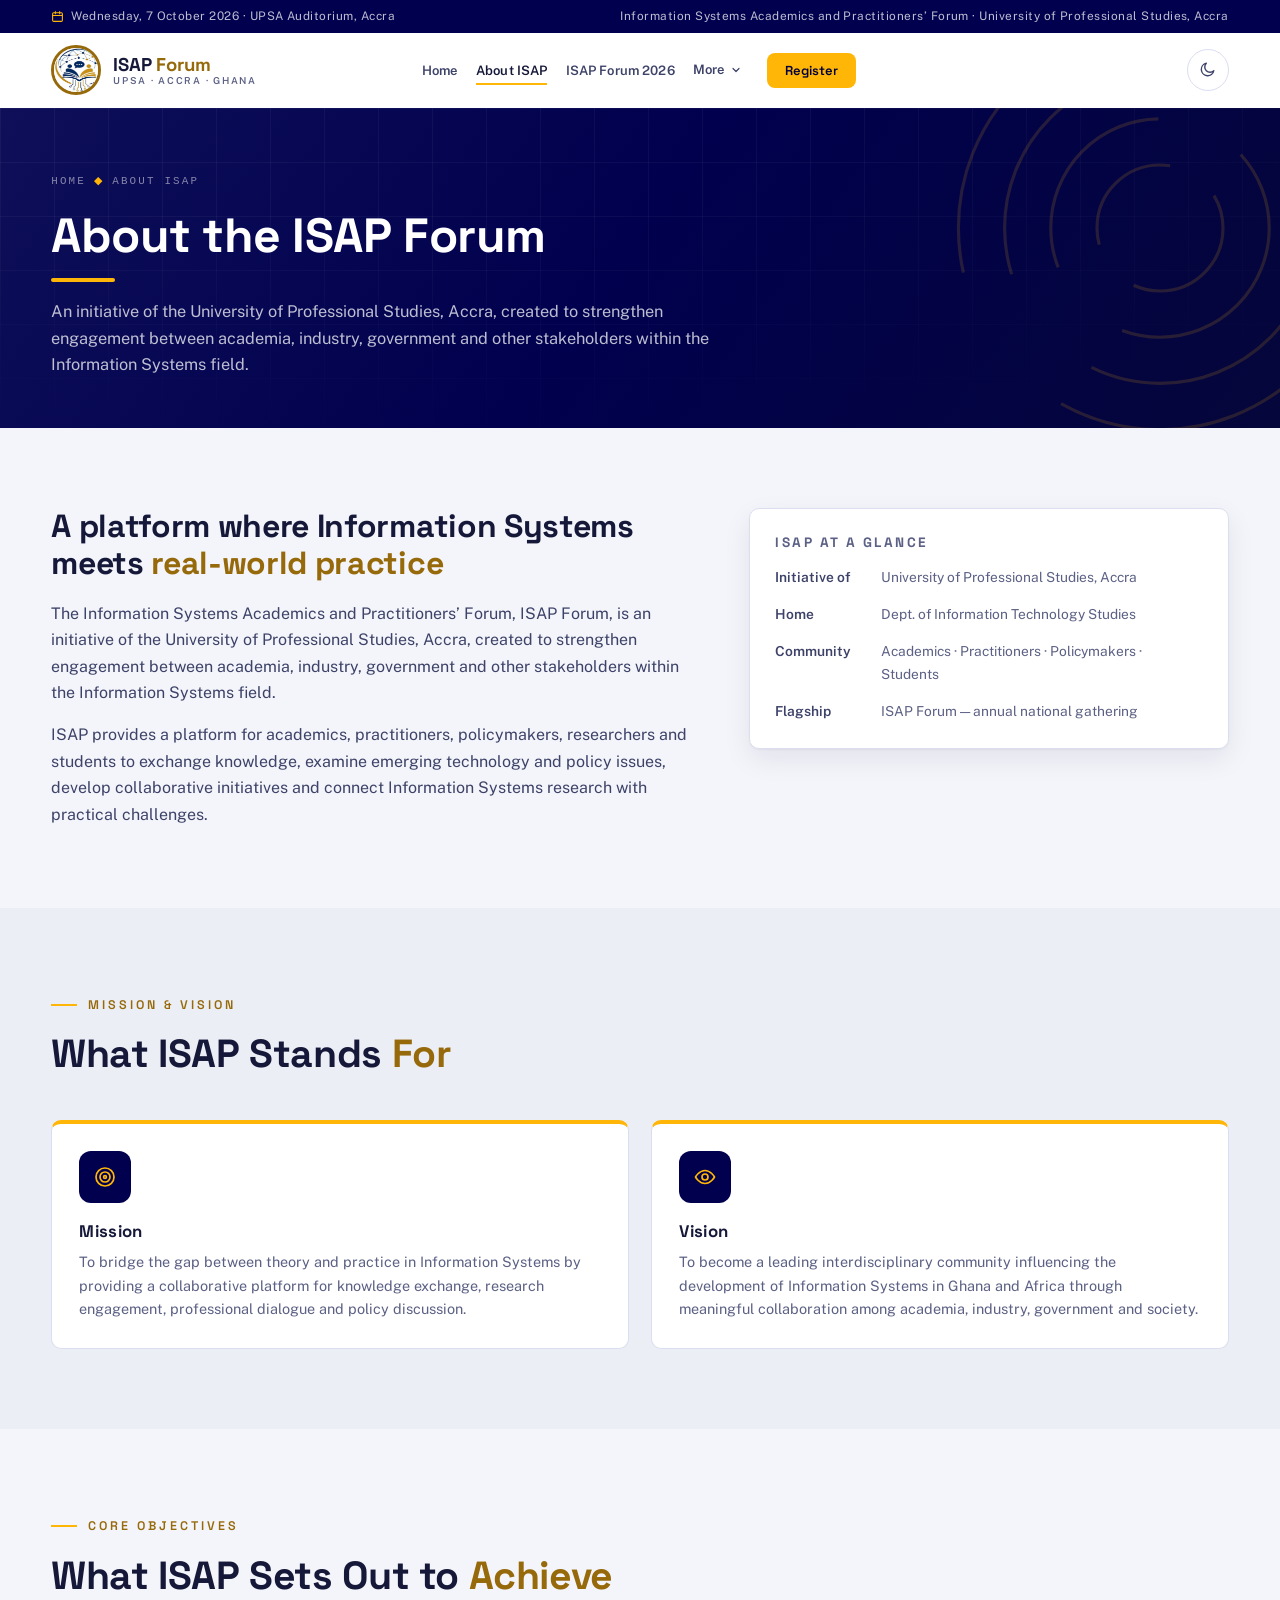
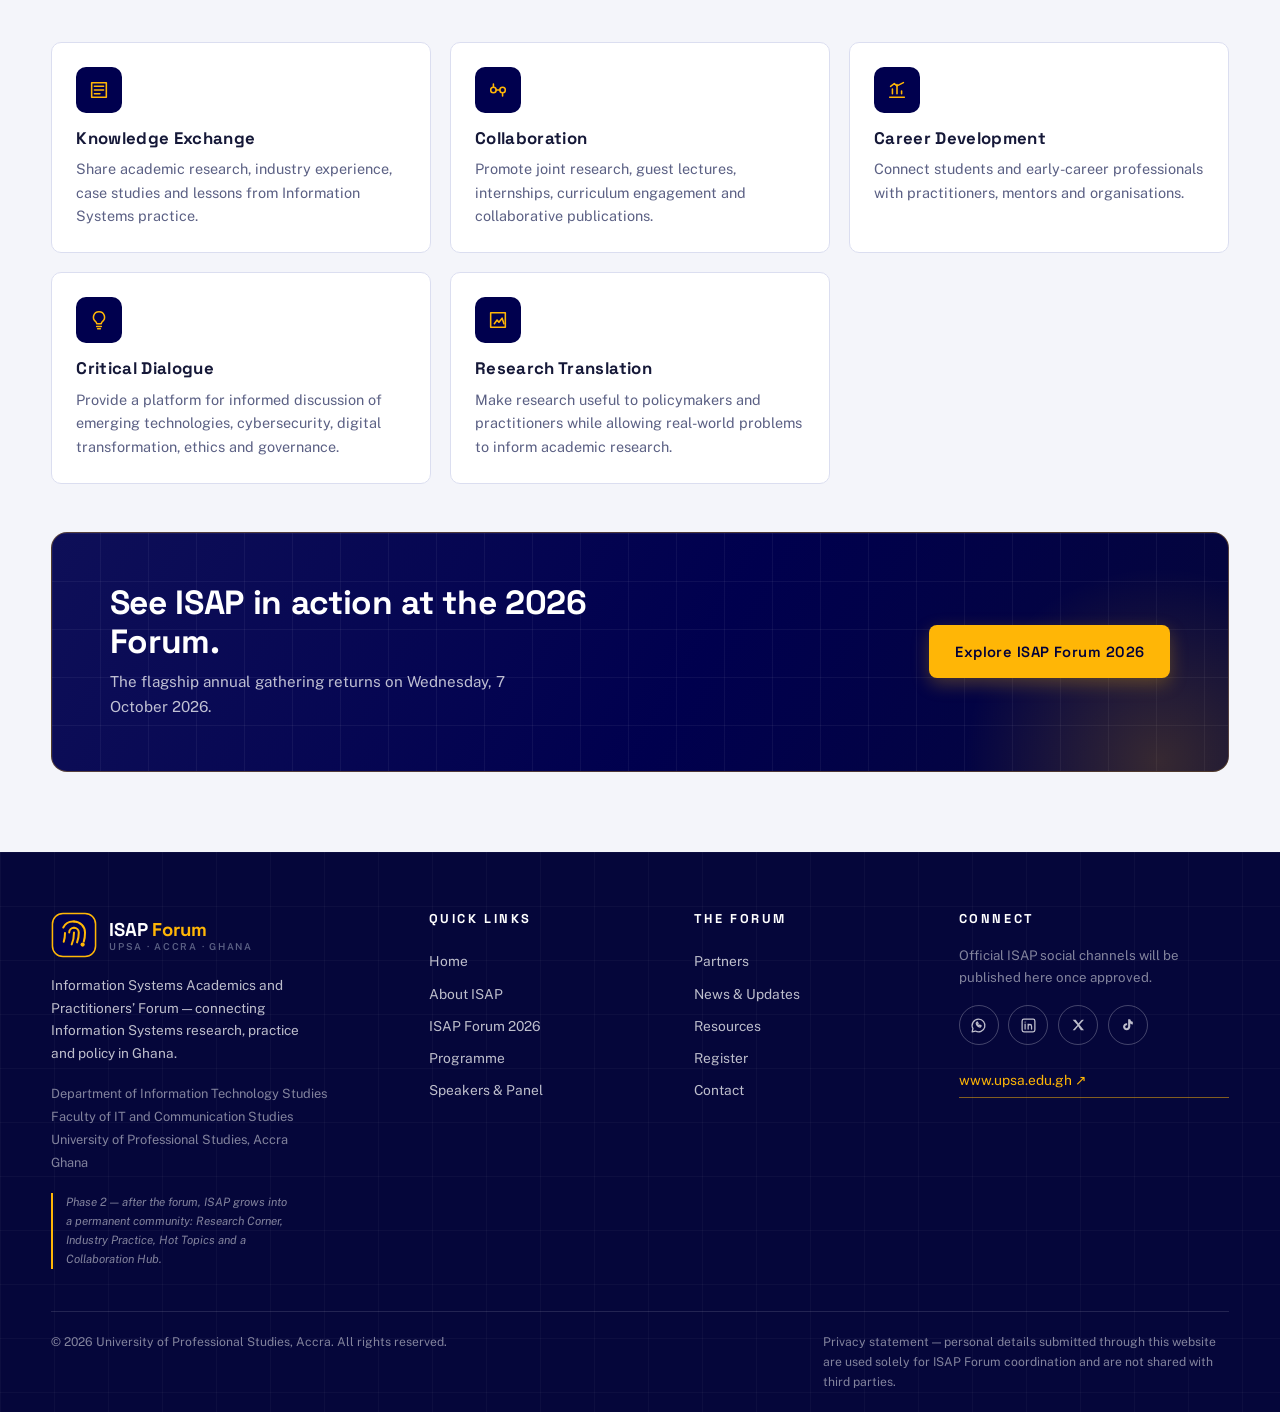
<file: about.html>
<!DOCTYPE html>
<html lang="en" data-theme="light">

<head>
  <!-- =====================================================================
  ISAP FORUM 2026 — Official Event Website (Frontend Prototype)
  Information Systems Academics and Practitioners' Forum
  University of Professional Studies, Accra (UPSA)
  ---------------------------------------------------------------------
  · Multi-page static site: HTML5 + CSS3 + Vanilla JS (no frameworks, no build step)
  · Shared assets:  style.css (design system) · main.js (CMS-ready data + behaviour)
  · This page:      about.html — About ISAP
  · News articles:  article.html?slug=<slug> — single-article view rendered
    from the ISAP_DATA store in main.js (CMS-ready). All renderers honour
    the `status` publication gate (invited / confirmed / published ·
    draft / approved / published); swap the data objects for API calls
    later without touching the renderers.
====================================================================== -->
  <meta charset="UTF-8">
  <meta name="viewport" content="width=device-width, initial-scale=1.0">
  <title>About ISAP | ISAP Forum 2026</title>
  <link rel="icon" type="image/x-icon" href="images/logo-icon.jpg">
  <meta name="description"
    content="The Information Systems Academics and Practitioners’ Forum (ISAP) is a UPSA initiative bridging Information Systems theory and practice in Ghana.">
  <meta name="robots" content="index, follow">
  <meta name="theme-color" content="#00004E">
  <!-- Canonical + social placeholders: replace domain with the production URL -->
  <link rel="canonical" href="https://isapforum.upsa.edu.gh/about.html">
  <meta property="og:type" content="website">
  <meta property="og:site_name" content="ISAP Forum · UPSA">
  <meta property="og:title" content="About ISAP | ISAP Forum 2026">
  <meta property="og:description"
    content="The Information Systems Academics and Practitioners’ Forum (ISAP) is a UPSA initiative bridging Information Systems theory and practice in Ghana.">
  <meta property="og:url" content="https://isapforum.upsa.edu.gh/about.html">
  <!-- og:image: replace with official campaign visual when available -->
  <meta property="og:image" content="https://isapforum.upsa.edu.gh/assets/images/isap-2026-og.png">
  <meta name="twitter:card" content="summary_large_image">
  <meta name="twitter:title" content="About ISAP | ISAP Forum 2026">
  <meta name="twitter:description"
    content="The Information Systems Academics and Practitioners’ Forum (ISAP) is a UPSA initiative bridging Information Systems theory and practice in Ghana.">
  <link rel="preconnect" href="https://fonts.googleapis.com">
  <link rel="preconnect" href="https://fonts.gstatic.com" crossorigin>
  <link
    href="https://fonts.googleapis.com/css2?family=Space+Grotesk:wght@500;600;700&family=Public+Sans:ital,wght@0,400;0,500;0,600;0,700;0,800;1,400;1,600&display=swap"
    rel="stylesheet">
  <script>
    /* Theme bootstrap — runs before paint to avoid flash (persists via localStorage) */
    (function () {
      try {
        var t = localStorage.getItem('isap-theme');
        if (t !== 'light' && t !== 'dark') {
          t = (window.matchMedia && window.matchMedia('(prefers-color-scheme: dark)').matches) ? 'dark' : 'light';
        }
        document.documentElement.setAttribute('data-theme', t);
      } catch (e) { document.documentElement.setAttribute('data-theme', 'light'); }
    })();
  </script>
  <link rel="stylesheet" href="style.css">
</head>

<body data-page="about">

  <a class="skip-link" href="#main">Skip to main content</a>

  <!-- ================= HEADER ================= -->
  <header class="site-header" id="siteHeader">
    <div class="topstrip">
      <div class="container topstrip-in">
        <span><svg width="13" height="13" viewBox="0 0 24 24" fill="none" stroke="currentColor" stroke-width="2"
            stroke-linecap="round">
            <rect x="3" y="5" width="18" height="16" rx="2" />
            <path d="M3 10h18M8 3v4M16 3v4" />
          </svg> Wednesday, 7 October 2026 · UPSA Auditorium, Accra</span>
        <span class="ts-right">Information Systems Academics and Practitioners’ Forum · University of Professional
          Studies, Accra</span>
      </div>
    </div>
    <div class="container header-inner">
      <a class="brand" href="index.html" aria-label="ISAP Forum — Home">
        <img class="brand-mark-img" src="images/logo-icon.jpg" alt="" aria-hidden="true">
        <span class="brand-text">
          <strong>ISAP <i>Forum</i></strong>
          <small>UPSA · Accra · Ghana</small>
        </span>
      </a>
      <nav class="main-nav" aria-label="Primary">
        <ul>
          <li><a class="nav-link" href="index.html" data-nav="home">Home</a></li>
          <li><a class="active nav-link" href="about.html" data-nav="about">About ISAP</a></li>
          <li><a class="nav-link" href="forum.html" data-nav="forum">ISAP Forum 2026</a></li>
          <li class="nav-dropdown" id="navMore">
            <button class="nav-link nav-more" id="navMoreBtn" type="button" aria-haspopup="true" aria-expanded="false"
              aria-controls="navMoreMenu">
              More
              <svg class="chev" width="12" height="12" viewBox="0 0 24 24" fill="none" stroke="currentColor"
                stroke-width="2.4" stroke-linecap="round" stroke-linejoin="round" aria-hidden="true">
                <path d="M6 9l6 6 6-6" />
              </svg>
            </button>
            <ul class="nav-dropdown-menu" id="navMoreMenu" role="menu" aria-label="More pages">
              <li role="none"><a role="menuitem" class="dropdown-link" href="programme.html"
                  data-nav="programme">Programme</a></li>
              <li role="none"><a role="menuitem" class="dropdown-link" href="speakers.html" data-nav="speakers">Speakers
                  &amp; Panel</a></li>
              <li role="none"><a role="menuitem" class="dropdown-link" href="partners.html"
                  data-nav="partners">Partners</a></li>
              <li role="none"><a role="menuitem" class="dropdown-link" href="news.html" data-nav="news">News &amp;
                  Updates</a></li>
              <li role="none"><a role="menuitem" class="dropdown-link" href="resources.html"
                  data-nav="resources">Resources</a></li>
              <li role="none"><a role="menuitem" class="dropdown-link" href="contact.html"
                  data-nav="contact">Contact</a></li>
            </ul>
          </li>
          <li><a class="nav-link is-cta" href="register.html" data-nav="register">Register</a></li>
        </ul>
      </nav>
      <ul style="margin: auto;"></ul>
      <div class="header-actions">
        <button class="icon-btn theme-toggle" id="themeToggle" type="button" aria-label="Switch to dark mode"
          aria-pressed="false">
          <svg class="ic-moon" width="19" height="19" viewBox="0 0 24 24" fill="none" stroke="currentColor"
            stroke-width="1.8" stroke-linecap="round" stroke-linejoin="round" aria-hidden="true">
            <path d="M20 13.5A8 8 0 1 1 10.5 4 6.5 6.5 0 0 0 20 13.5z" />
          </svg>
          <svg class="ic-sun" width="19" height="19" viewBox="0 0 24 24" fill="none" stroke="currentColor"
            stroke-width="1.8" stroke-linecap="round" aria-hidden="true">
            <circle cx="12" cy="12" r="4" />
            <path
              d="M12 2v2M12 20v2M2 12h2M20 12h2M4.9 4.9l1.4 1.4M17.7 17.7l1.4 1.4M4.9 19.1l1.4-1.4M17.7 6.3l1.4-1.4" />
          </svg>
        </button>
        <button class="icon-btn hamburger" id="hamburger" type="button" aria-label="Open menu" aria-expanded="false"
          aria-controls="mobileMenu">
          <span class="bars" aria-hidden="true"><span></span><span></span><span></span></span>
        </button>
      </div>
    </div>
  </header>

  <!-- ================= MOBILE MENU ================= -->
  <div class="mobile-menu" id="mobileMenu" aria-hidden="true">
    <div class="mm-top">
      <span class="brand">
        <img class="brand-mark-img" src="images/logo-icon.jpg" alt="" aria-hidden="true">
        <span class="brand-text"><strong style="color:#fff">ISAP <i
              style="color:#FFB606;font-style:normal">Forum</i></strong><small>UPSA · Accra · Ghana</small></span>
      </span>
      <button class="mm-close" id="mmClose" type="button" aria-label="Close menu">
        <svg width="18" height="18" viewBox="0 0 24 24" fill="none" stroke="currentColor" stroke-width="2"
          stroke-linecap="round" aria-hidden="true">
          <path d="M6 6l12 12M18 6L6 18" />
        </svg>
      </button>
    </div>
    <nav class="mm-nav" aria-label="Mobile">
      <a href="index.html" data-nav="home">Home <small>01</small></a>
      <a class="active" href="about.html" data-nav="about">About ISAP <small>02</small></a>
      <a href="forum.html" data-nav="forum">ISAP Forum 2026 <small>03</small></a>
      <a href="programme.html" data-nav="programme">Programme <small>04</small></a>
      <a href="speakers.html" data-nav="speakers">Speakers &amp; Panel <small>05</small></a>
      <a href="partners.html" data-nav="partners">Partners <small>06</small></a>
      <a href="news.html" data-nav="news">News &amp; Updates <small>07</small></a>
      <a href="resources.html" data-nav="resources">Resources <small>08</small></a>
      <a href="register.html" data-nav="register">Register <small>09</small></a>
      <a href="contact.html" data-nav="contact">Contact <small>10</small></a>
    </nav>
    <div class="mm-foot">
      <a class="btn btn-gold" href="register.html">Register for ISAP 2026
        <svg class="arr" width="16" height="16" viewBox="0 0 24 24" fill="none" stroke="currentColor" stroke-width="2.2"
          stroke-linecap="round" stroke-linejoin="round" aria-hidden="true">
          <path d="M4 12h15M13 6l6 6-6 6" />
        </svg>
      </a>
      <div class="mm-event">
        <span><svg width="14" height="14" viewBox="0 0 24 24" fill="none" stroke="currentColor" stroke-width="2"
            stroke-linecap="round" aria-hidden="true">
            <rect x="3" y="5" width="18" height="16" rx="2" />
            <path d="M3 10h18M8 3v4M16 3v4" />
          </svg> Wednesday, 7 October 2026</span>
        <span><svg width="14" height="14" viewBox="0 0 24 24" fill="none" stroke="currentColor" stroke-width="2"
            stroke-linecap="round" stroke-linejoin="round" aria-hidden="true">
            <path d="M12 21s-7-5.1-7-11a7 7 0 0 1 14 0c0 5.9-7 11-7 11z" />
            <circle cx="12" cy="10" r="2.5" />
          </svg> UPSA Auditorium, Accra</span>
      </div>
    </div>
  </div>

  <main id="main">
    <!-- ============================================================
     VIEW: ABOUT ISAP
============================================================ -->
    <section class="view" id="view-about" aria-label="About ISAP">
      <div class="page-head">
        <svg class="fp-bg" viewBox="0 0 200 200" fill="none" stroke="#FFB606" stroke-width="1.5" aria-hidden="true">
          <circle cx="100" cy="100" r="30" stroke-dasharray="60 26" />
          <circle cx="100" cy="100" r="52" stroke-dasharray="100 44" />
          <circle cx="100" cy="100" r="74" stroke-dasharray="150 60" />
          <circle cx="100" cy="100" r="96" stroke-dasharray="200 80" />
        </svg>
        <div class="container">
          <p class="crumb"><a href="index.html">Home</a> <b>◆</b> About ISAP</p>
          <h1>About the ISAP Forum</h1>
          <p class="ph-lede">An initiative of the University of Professional Studies, Accra, created to strengthen
            engagement between academia, industry, government and other stakeholders within the Information Systems
            field.</p>
        </div>
      </div>

      <section class="section" aria-labelledby="aboutIntroT">
        <div class="container about-grid">
          <div class="prose reveal">
            <h2 id="aboutIntroT" style="font-size:clamp(1.5rem,3vw,2rem);margin-bottom:1.2rem">A platform where
              Information Systems meets <span class="hl" style="color:var(--gold-ink)">real-world practice</span></h2>
            <p>The Information Systems Academics and Practitioners’ Forum, ISAP Forum, is an initiative of the
              University of Professional Studies, Accra, created to strengthen engagement between academia, industry,
              government and other stakeholders within the Information Systems field.</p>
            <p>ISAP provides a platform for academics, practitioners, policymakers, researchers and students to exchange
              knowledge, examine emerging technology and policy issues, develop collaborative initiatives and connect
              Information Systems research with practical challenges.</p>
          </div>
          <aside class="focus-card reveal" aria-label="ISAP identity">
            <h3>ISAP At a Glance</h3>
            <div style="display:flex;flex-direction:column;gap:.9rem">
              <div class="spk-row"><b style="min-width:96px">Initiative of</b><span>University of Professional Studies,
                  Accra</span></div>
              <div class="spk-row"><b style="min-width:96px">Home</b><span>Dept. of Information Technology
                  Studies</span></div>
              <div class="spk-row"><b style="min-width:96px">Community</b><span>Academics · Practitioners · Policymakers
                  · Students</span></div>
              <div class="spk-row"><b style="min-width:96px">Flagship</b><span>ISAP Forum — annual national
                  gathering</span></div>
            </div>
          </aside>
        </div>
      </section>

      <section class="section section--tint" aria-labelledby="mvT">
        <div class="container">
          <div class="sec-head reveal">
            <p class="eyebrow">Mission &amp; Vision</p>
            <h2 class="sec-title" id="mvT">What ISAP Stands <span class="hl">For</span></h2>
          </div>
          <div class="grid grid-2">
            <article class="card mv-card reveal">
              <div class="icon-box" aria-hidden="true"><svg width="24" height="24" viewBox="0 0 24 24" fill="none"
                  stroke="currentColor" stroke-width="1.7" stroke-linecap="round" stroke-linejoin="round">
                  <circle cx="12" cy="12" r="9" />
                  <circle cx="12" cy="12" r="5" />
                  <circle cx="12" cy="12" r="1.4" />
                </svg></div>
              <h3>Mission</h3>
              <p>To bridge the gap between theory and practice in Information Systems by providing a collaborative
                platform for knowledge exchange, research engagement, professional dialogue and policy discussion.</p>
            </article>
            <article class="card mv-card reveal">
              <div class="icon-box" aria-hidden="true"><svg width="24" height="24" viewBox="0 0 24 24" fill="none"
                  stroke="currentColor" stroke-width="1.7" stroke-linecap="round" stroke-linejoin="round">
                  <path d="M2.5 12S6 5.5 12 5.5 21.5 12 21.5 12 18 18.5 12 18.5 2.5 12 2.5 12z" />
                  <circle cx="12" cy="12" r="3" />
                </svg></div>
              <h3>Vision</h3>
              <p>To become a leading interdisciplinary community influencing the development of Information Systems in
                Ghana and Africa through meaningful collaboration among academia, industry, government and society.</p>
            </article>
          </div>
        </div>
      </section>

      <section class="section" aria-labelledby="objT">
        <div class="container">
          <div class="sec-head reveal">
            <p class="eyebrow">Core Objectives</p>
            <h2 class="sec-title" id="objT">What ISAP Sets Out to <span class="hl">Achieve</span></h2>
          </div>
          <div class="obj-grid">
            <article class="card obj-card reveal">
              <div class="icon-box" aria-hidden="true"><svg width="22" height="22" viewBox="0 0 24 24" fill="none"
                  stroke="currentColor" stroke-width="1.7" stroke-linecap="round" stroke-linejoin="round">
                  <path d="M7 8h10M7 12h10M7 16h6" />
                  <path d="M4 4h16v16H4z" />
                </svg></div>
              <h3>Knowledge Exchange</h3>
              <p>Share academic research, industry experience, case studies and lessons from Information Systems
                practice.</p>
            </article>
            <article class="card obj-card reveal">
              <div class="icon-box" aria-hidden="true"><svg width="22" height="22" viewBox="0 0 24 24" fill="none"
                  stroke="currentColor" stroke-width="1.7" stroke-linecap="round" stroke-linejoin="round">
                  <circle cx="7" cy="12" r="3" />
                  <circle cx="17" cy="12" r="3" />
                  <path d="M10 12h4M7 9V5.5M17 15v3.5" />
                </svg></div>
              <h3>Collaboration</h3>
              <p>Promote joint research, guest lectures, internships, curriculum engagement and collaborative
                publications.</p>
            </article>
            <article class="card obj-card reveal">
              <div class="icon-box" aria-hidden="true"><svg width="22" height="22" viewBox="0 0 24 24" fill="none"
                  stroke="currentColor" stroke-width="1.7" stroke-linecap="round" stroke-linejoin="round">
                  <path d="M4 20h16M7 16v-5M12 16V6M17 16v-3" />
                  <path d="M5 8l4-3 3 2.5L19 4" />
                </svg></div>
              <h3>Career Development</h3>
              <p>Connect students and early-career professionals with practitioners, mentors and organisations.</p>
            </article>
            <article class="card obj-card reveal">
              <div class="icon-box" aria-hidden="true"><svg width="22" height="22" viewBox="0 0 24 24" fill="none"
                  stroke="currentColor" stroke-width="1.7" stroke-linecap="round" stroke-linejoin="round">
                  <path d="M12 3a6 6 0 0 1 3.5 10.9c-.6.5-1 1.2-1 2.1h-5c0-.9-.4-1.6-1-2.1A6 6 0 0 1 12 3z" />
                  <path d="M9.5 19h5M10.5 21.5h3" />
                </svg></div>
              <h3>Critical Dialogue</h3>
              <p>Provide a platform for informed discussion of emerging technologies, cybersecurity, digital
                transformation, ethics and governance.</p>
            </article>
            <article class="card obj-card reveal">
              <div class="icon-box" aria-hidden="true"><svg width="22" height="22" viewBox="0 0 24 24" fill="none"
                  stroke="currentColor" stroke-width="1.7" stroke-linecap="round" stroke-linejoin="round">
                  <path d="M4 4h16v16H4z" />
                  <path d="M8 16l3-4 2 2.5L16.5 10l2 6" />
                </svg></div>
              <h3>Research Translation</h3>
              <p>Make research useful to policymakers and practitioners while allowing real-world problems to inform
                academic research.</p>
            </article>
          </div>
          <div class="cta-banner reveal" style="margin-top:3rem">
            <div>
              <h2>See ISAP in action at the 2026 Forum.</h2>
              <p>The flagship annual gathering returns on Wednesday, 7 October 2026.</p>
            </div>
            <div class="cta-actions"><a class="btn btn-gold" href="forum.html">Explore ISAP Forum 2026</a></div>
          </div>
        </div>
      </section>
    </section>
  </main>

  <!-- ================= FOOTER ================= -->
  <footer class="site-footer">
    <div class="container">
      <div class="foot-grid">
        <div class="foot-brand">
          <span class="brand">
            <svg class="brand-mark" viewBox="0 0 48 48" width="46" height="46" aria-hidden="true">
              <rect x="1.5" y="1.5" width="45" height="45" rx="11" fill="#00004E" stroke="#FFB606" stroke-width="1.6" />
              <g fill="none" stroke="#FFB606" stroke-width="2.1" stroke-linecap="round">
                <path d="M24 10a11.5 11.5 0 0 1 11.5 11.5c0 3.6-.4 6.7-1.3 9.4" />
                <path d="M12.8 16.2A11.5 11.5 0 0 1 24 10" />
                <path d="M24 16.5a5 5 0 0 1 5 5c0 3.8-.6 7.2-1.8 10.2" />
                <path d="M19 21.5a5 5 0 0 1 5-5" />
                <path d="M24 21.5c0 4.6-.8 8.7-2.4 12.3" />
                <path d="M14.6 22c0 3.3-.4 6.3-1.3 9" />
              </g>
              <circle cx="33" cy="34" r="2.2" fill="#FFB606" />
            </svg>
            <span class="brand-text"><strong style="color:#fff">ISAP <i
                  style="color:#FFB606;font-style:normal">Forum</i></strong><small>UPSA · Accra · Ghana</small></span>
          </span>
          <p>Information Systems Academics and Practitioners’ Forum — connecting Information Systems research, practice
            and policy in Ghana.</p>
          <div class="addr">
            Department of Information Technology Studies<br>
            Faculty of IT and Communication Studies<br>
            University of Professional Studies, Accra<br>
            Ghana
          </div>
          <p class="phase2">Phase 2 — after the forum, ISAP grows into a permanent community: Research Corner, Industry
            Practice, Hot Topics and a Collaboration Hub.</p>
        </div>
        <div class="foot-col">
          <h4>Quick Links</h4>
          <a href="index.html">Home</a><a href="about.html">About ISAP</a><a href="forum.html">ISAP Forum 2026</a><a
            href="programme.html">Programme</a><a href="speakers.html">Speakers &amp; Panel</a>
        </div>
        <div class="foot-col">
          <h4>The Forum</h4>
          <a href="partners.html">Partners</a><a href="news.html">News &amp; Updates</a><a
            href="resources.html">Resources</a><a href="register.html">Register</a><a href="contact.html">Contact</a>
        </div>
        <div class="foot-col">
          <h4>Connect</h4>
          <p style="font-size:.83rem;color:var(--on-navy-3)">Official ISAP social channels will be published here once
            approved.</p>
          <div class="foot-social">
            <a href="https://whatsapp.com/channel/0029VapJtFc60eBjgcA69Y19" target="_blank" rel="noopener"
              aria-label="WhatsApp" title="WhatsApp"><svg width="17" height="17" viewBox="0 0 24 24" fill="none"
                stroke="currentColor" stroke-width="1.8" stroke-linecap="round" stroke-linejoin="round"
                aria-hidden="true">
                <path d="M12 3a9 9 0 0 0-7.8 13.5L3 21l4.6-1.2A9 9 0 1 0 12 3z" />
                <path d="M8.8 8.7c.4 2.6 3 5.2 5.6 5.6l1.4-1.7-2.1-1.2-1 .8c-.8-.4-1.6-1.2-2-2l.8-1-1.2-2.1-1.5 1.6z" />
              </svg></a>
            <a href="https://www.linkedin.com/in/isap-forum" target="_blank" rel="noopener" aria-label="LinkedIn"
              title="LinkedIn"><svg width="17" height="17" viewBox="0 0 24 24" fill="none" stroke="currentColor"
                stroke-width="1.8" stroke-linecap="round" stroke-linejoin="round" aria-hidden="true">
                <rect x="3" y="3" width="18" height="18" rx="2.5" />
                <path d="M7.2 10.2V17M7.2 7.2v.01M11.5 17v-4a2.4 2.4 0 0 1 4.8 0v4M11.5 10.2v1.6" />
              </svg></a>
            <a href="https://x.com/itsaupsa?s=1" target="_blank" rel="noopener" aria-label="X" title="X"><svg width="16"
                height="16" viewBox="0 0 24 24" fill="currentColor" aria-hidden="true">
                <path d="M4 4h4.6l4 5.7L17.8 4H21l-6.9 7.6L21 20h-4.6l-4.2-6-4.9 6H4l7.2-8L4 4z" />
              </svg></a>
            <a href="https://www.tiktok.com/@itsa.upsa?_t=ZM-904lYQzwJrf&_r=1" target="_blank" rel="noopener"
              aria-label="TikTok" title="TikTok"><svg width="16" height="16" viewBox="0 0 24 24" fill="currentColor"
                aria-hidden="true">
                <path
                  d="M19.3 7.2c-1.3-.1-2.5-.8-3.2-1.9-.4-.6-.6-1.3-.7-2.1h-3.2v11.2c0 1.3-.9 2.3-2.2 2.3-1.2 0-2.2-.9-2.2-2.1s1-2.1 2.2-2.1c.2 0 .5 0 .7.1v-3.2c-.2 0-.5-.1-.7-.1-3 0-5.4 2.4-5.4 5.3s2.4 5.3 5.4 5.3c3 0 5.4-2.4 5.4-5.3V9.8c1.1.8 2.4 1.3 3.8 1.3V7.2h-.1z" />
              </svg></a>
          </div>
          <p style="font-size:.8rem;margin-top:1.2rem"><a href="https://www.upsa.edu.gh" target="_blank" rel="noopener"
              style="color:var(--gold);border-bottom:1px solid rgba(255,182,6,.5)">www.upsa.edu.gh ↗</a></p>
        </div>
      </div>
      <div class="foot-bottom">
        <span>© 2026 University of Professional Studies, Accra. All rights reserved.</span>
        <span class="privacy">Privacy statement — personal details submitted through this website are used solely for
          ISAP Forum coordination and are not shared with third parties.</span>
      </div>
    </div>
  </footer>

  <button class="back-top" id="backTop" type="button" aria-label="Back to top">
    <svg width="18" height="18" viewBox="0 0 24 24" fill="none" stroke="currentColor" stroke-width="2.4"
      stroke-linecap="round" stroke-linejoin="round" aria-hidden="true">
      <path d="M12 19V5M6 11l6-6 6 6" />
    </svg>
  </button>
  <div class="toast" id="toast" role="status" aria-live="polite"></div>

  <script src="main.js"></script>
</body>

</html>
</file>
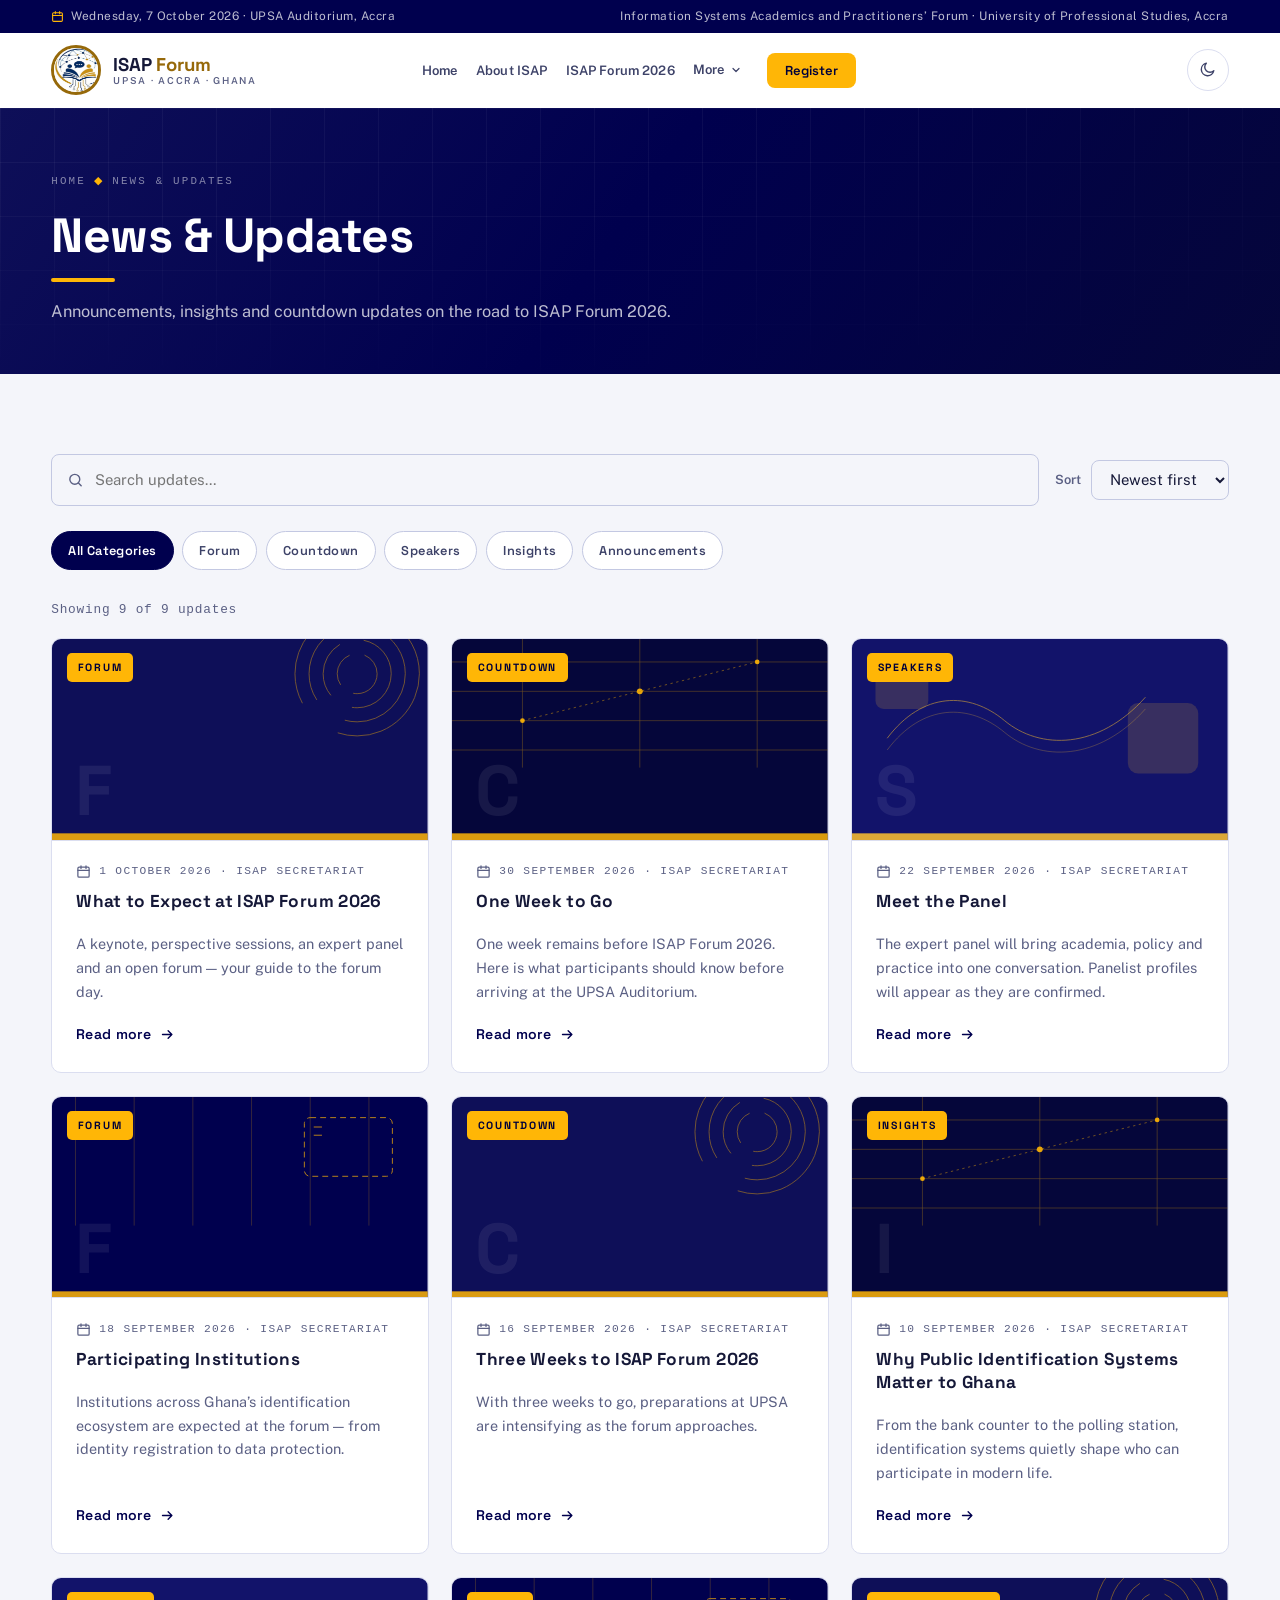
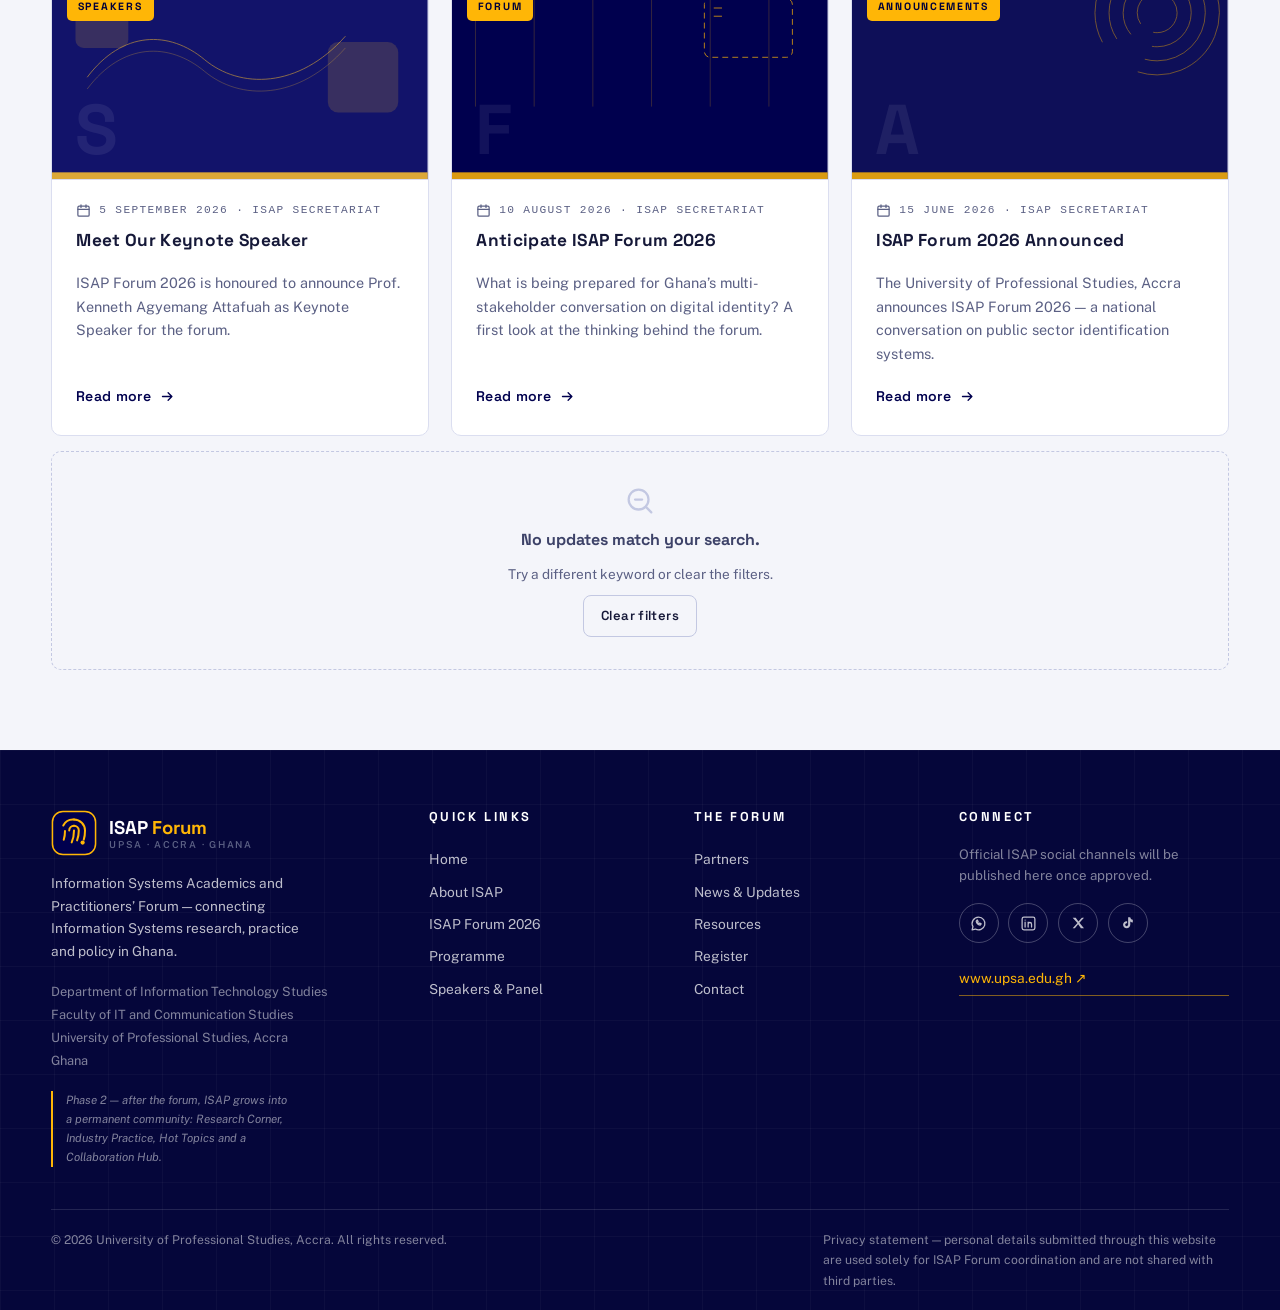
<file: article.html>
<!DOCTYPE html>
<html lang="en" data-theme="light">

<head>
  <!-- =====================================================================
  ISAP FORUM 2026 — Official Event Website (Frontend Prototype)
  Information Systems Academics and Practitioners' Forum
  University of Professional Studies, Accra (UPSA)
  ---------------------------------------------------------------------
  · Multi-page static site: HTML5 + CSS3 + Vanilla JS (no frameworks, no build step)
  · Shared assets:  style.css (design system) · main.js (CMS-ready data + behaviour)
  · This page:      article.html — News article (single article via ?slug=)
  · News articles:  article.html?slug=<slug> — single-article view rendered
    from the ISAP_DATA store in main.js (CMS-ready). All renderers honour
    the `status` publication gate (invited / confirmed / published ·
    draft / approved / published); swap the data objects for API calls
    later without touching the renderers.
====================================================================== -->
  <meta charset="UTF-8">
  <meta name="viewport" content="width=device-width, initial-scale=1.0">
  <title>News & Updates | ISAP Forum 2026</title>
  <link rel="icon" type="image/x-icon" href="images/logo-icon.jpg">
  <meta name="description"
    content="News articles and updates from ISAP Forum 2026. Single-article view — open as article.html?slug=<article-slug>.">
  <meta name="robots" content="index, follow">
  <meta name="theme-color" content="#00004E">
  <!-- Canonical + social placeholders: replace domain with the production URL -->
  <link rel="canonical" href="https://isapforum.upsa.edu.gh/article.html">
  <meta property="og:type" content="website">
  <meta property="og:site_name" content="ISAP Forum · UPSA">
  <meta property="og:title" content="News & Updates | ISAP Forum 2026">
  <meta property="og:description"
    content="News articles and updates from ISAP Forum 2026. Single-article view — open as article.html?slug=<article-slug>.">
  <meta property="og:url" content="https://isapforum.upsa.edu.gh/article.html">
  <!-- og:image: replace with official campaign visual when available -->
  <meta property="og:image" content="https://isapforum.upsa.edu.gh/assets/images/isap-2026-og.png">
  <meta name="twitter:card" content="summary_large_image">
  <meta name="twitter:title" content="News & Updates | ISAP Forum 2026">
  <meta name="twitter:description"
    content="News articles and updates from ISAP Forum 2026. Single-article view — open as article.html?slug=<article-slug>.">
  <link rel="preconnect" href="https://fonts.googleapis.com">
  <link rel="preconnect" href="https://fonts.gstatic.com" crossorigin>
  <link
    href="https://fonts.googleapis.com/css2?family=Space+Grotesk:wght@500;600;700&family=Public+Sans:ital,wght@0,400;0,500;0,600;0,700;0,800;1,400;1,600&display=swap"
    rel="stylesheet">
  <script>
    /* Theme bootstrap — runs before paint to avoid flash (persists via localStorage) */
    (function () {
      try {
        var t = localStorage.getItem('isap-theme');
        if (t !== 'light' && t !== 'dark') {
          t = (window.matchMedia && window.matchMedia('(prefers-color-scheme: dark)').matches) ? 'dark' : 'light';
        }
        document.documentElement.setAttribute('data-theme', t);
      } catch (e) { document.documentElement.setAttribute('data-theme', 'light'); }
    })();
  </script>
  <link rel="stylesheet" href="style.css">
</head>

<body data-page="article">

  <a class="skip-link" href="#main">Skip to main content</a>

  <!-- ================= HEADER ================= -->
  <header class="site-header" id="siteHeader">
    <div class="topstrip">
      <div class="container topstrip-in">
        <span><svg width="13" height="13" viewBox="0 0 24 24" fill="none" stroke="currentColor" stroke-width="2"
            stroke-linecap="round">
            <rect x="3" y="5" width="18" height="16" rx="2" />
            <path d="M3 10h18M8 3v4M16 3v4" />
          </svg> Wednesday, 7 October 2026 · UPSA Auditorium, Accra</span>
        <span class="ts-right">Information Systems Academics and Practitioners’ Forum · University of Professional
          Studies, Accra</span>
      </div>
    </div>
    <div class="container header-inner">
      <a class="brand" href="index.html" aria-label="ISAP Forum — Home">
        <img class="brand-mark-img" src="images/logo-icon.jpg" alt="" aria-hidden="true">
        <span class="brand-text">
          <strong>ISAP <i>Forum</i></strong>
          <small>UPSA · Accra · Ghana</small>
        </span>
      </a>
      <nav class="main-nav" aria-label="Primary">
        <ul>
          <li><a class="nav-link" href="index.html" data-nav="home">Home</a></li>
          <li><a class="nav-link" href="about.html" data-nav="about">About ISAP</a></li>
          <li><a class="nav-link" href="forum.html" data-nav="forum">ISAP Forum 2026</a></li>
          <li class="nav-dropdown" id="navMore">
            <button class="nav-link nav-more" id="navMoreBtn" type="button" aria-haspopup="true" aria-expanded="false"
              aria-controls="navMoreMenu">
              More
              <svg class="chev" width="12" height="12" viewBox="0 0 24 24" fill="none" stroke="currentColor"
                stroke-width="2.4" stroke-linecap="round" stroke-linejoin="round" aria-hidden="true">
                <path d="M6 9l6 6 6-6" />
              </svg>
            </button>
            <ul class="nav-dropdown-menu" id="navMoreMenu" role="menu" aria-label="More pages">
              <li role="none"><a role="menuitem" class="dropdown-link" href="programme.html"
                  data-nav="programme">Programme</a></li>
              <li role="none"><a role="menuitem" class="dropdown-link" href="speakers.html" data-nav="speakers">Speakers
                  &amp; Panel</a></li>
              <li role="none"><a role="menuitem" class="dropdown-link" href="partners.html"
                  data-nav="partners">Partners</a></li>
              <li role="none"><a role="menuitem" class="dropdown-link" href="news.html" data-nav="news">News &amp;
                  Updates</a></li>
              <li role="none"><a role="menuitem" class="dropdown-link" href="resources.html"
                  data-nav="resources">Resources</a></li>
              <li role="none"><a role="menuitem" class="dropdown-link" href="contact.html"
                  data-nav="contact">Contact</a></li>
            </ul>
          </li>
          <li><a class="nav-link is-cta" href="register.html" data-nav="register">Register</a></li>
        </ul>
      </nav>
      <ul style="margin: auto;"></ul>
      <div class="header-actions">
        <button class="icon-btn theme-toggle" id="themeToggle" type="button" aria-label="Switch to dark mode"
          aria-pressed="false">
          <svg class="ic-moon" width="19" height="19" viewBox="0 0 24 24" fill="none" stroke="currentColor"
            stroke-width="1.8" stroke-linecap="round" stroke-linejoin="round" aria-hidden="true">
            <path d="M20 13.5A8 8 0 1 1 10.5 4 6.5 6.5 0 0 0 20 13.5z" />
          </svg>
          <svg class="ic-sun" width="19" height="19" viewBox="0 0 24 24" fill="none" stroke="currentColor"
            stroke-width="1.8" stroke-linecap="round" aria-hidden="true">
            <circle cx="12" cy="12" r="4" />
            <path
              d="M12 2v2M12 20v2M2 12h2M20 12h2M4.9 4.9l1.4 1.4M17.7 17.7l1.4 1.4M4.9 19.1l1.4-1.4M17.7 6.3l1.4-1.4" />
          </svg>
        </button>
        <button class="icon-btn hamburger" id="hamburger" type="button" aria-label="Open menu" aria-expanded="false"
          aria-controls="mobileMenu">
          <span class="bars" aria-hidden="true"><span></span><span></span><span></span></span>
        </button>
      </div>
    </div>
  </header>

  <!-- ================= MOBILE MENU ================= -->
  <div class="mobile-menu" id="mobileMenu" aria-hidden="true">
    <div class="mm-top">
      <span class="brand">
        <img class="brand-mark-img" src="images/logo-icon.jpg" alt="" aria-hidden="true">
        <span class="brand-text"><strong style="color:#fff">ISAP <i
              style="color:#FFB606;font-style:normal">Forum</i></strong><small>UPSA · Accra · Ghana</small></span>
      </span>
      <button class="mm-close" id="mmClose" type="button" aria-label="Close menu">
        <svg width="18" height="18" viewBox="0 0 24 24" fill="none" stroke="currentColor" stroke-width="2"
          stroke-linecap="round" aria-hidden="true">
          <path d="M6 6l12 12M18 6L6 18" />
        </svg>
      </button>
    </div>
    <nav class="mm-nav" aria-label="Mobile">
      <a href="index.html" data-nav="home">Home <small>01</small></a>
      <a href="about.html" data-nav="about">About ISAP <small>02</small></a>
      <a href="forum.html" data-nav="forum">ISAP Forum 2026 <small>03</small></a>
      <a href="programme.html" data-nav="programme">Programme <small>04</small></a>
      <a href="speakers.html" data-nav="speakers">Speakers &amp; Panel <small>05</small></a>
      <a href="partners.html" data-nav="partners">Partners <small>06</small></a>
      <a class="active" href="news.html" data-nav="news">News &amp; Updates <small>07</small></a>
      <a href="resources.html" data-nav="resources">Resources <small>08</small></a>
      <a href="register.html" data-nav="register">Register <small>09</small></a>
      <a href="contact.html" data-nav="contact">Contact <small>10</small></a>
    </nav>
    <div class="mm-foot">
      <a class="btn btn-gold" href="register.html">Register for ISAP 2026
        <svg class="arr" width="16" height="16" viewBox="0 0 24 24" fill="none" stroke="currentColor" stroke-width="2.2"
          stroke-linecap="round" stroke-linejoin="round" aria-hidden="true">
          <path d="M4 12h15M13 6l6 6-6 6" />
        </svg>
      </a>
      <div class="mm-event">
        <span><svg width="14" height="14" viewBox="0 0 24 24" fill="none" stroke="currentColor" stroke-width="2"
            stroke-linecap="round" aria-hidden="true">
            <rect x="3" y="5" width="18" height="16" rx="2" />
            <path d="M3 10h18M8 3v4M16 3v4" />
          </svg> Wednesday, 7 October 2026</span>
        <span><svg width="14" height="14" viewBox="0 0 24 24" fill="none" stroke="currentColor" stroke-width="2"
            stroke-linecap="round" stroke-linejoin="round" aria-hidden="true">
            <path d="M12 21s-7-5.1-7-11a7 7 0 0 1 14 0c0 5.9-7 11-7 11z" />
            <circle cx="12" cy="10" r="2.5" />
          </svg> UPSA Auditorium, Accra</span>
      </div>
    </div>
  </div>

  <main id="main">
    <!-- ============================================================
     VIEW: NEWS ARTICLE
============================================================ -->
    <section class="view" id="view-article" aria-label="News article">
      <div class="page-head">
        <div class="container">
          <p class="crumb"><a href="index.html">Home</a> <b>◆</b> <a href="news.html">News &amp; Updates</a> <b>◆</b>
            <span id="articleCrumb">Article</span></p>
          <h1 id="articleTitle" style="font-size:clamp(1.7rem,4vw,2.7rem)">Article</h1>
          <div class="article-meta" id="articleMeta"></div>
        </div>
      </div>
      <section class="section" style="padding-top:2.6rem">
        <div class="container">
          <div id="articleShareTop"></div>
          <div class="article-body prose" id="articleBody"></div>
          <div id="articleShareBottom"></div>
          <hr style="border:0;border-top:1px solid var(--line);margin:2.6rem 0">
          <h2 style="font-size:1.2rem;margin-bottom:1.4rem">More Updates</h2>
          <div class="grid grid-2" id="articleMore" style="max-width:900px"></div>
        </div>
      </section>
    </section>
  </main>

  <!-- ================= FOOTER ================= -->
  <footer class="site-footer">
    <div class="container">
      <div class="foot-grid">
        <div class="foot-brand">
          <span class="brand">
            <svg class="brand-mark" viewBox="0 0 48 48" width="46" height="46" aria-hidden="true">
              <rect x="1.5" y="1.5" width="45" height="45" rx="11" fill="#00004E" stroke="#FFB606" stroke-width="1.6" />
              <g fill="none" stroke="#FFB606" stroke-width="2.1" stroke-linecap="round">
                <path d="M24 10a11.5 11.5 0 0 1 11.5 11.5c0 3.6-.4 6.7-1.3 9.4" />
                <path d="M12.8 16.2A11.5 11.5 0 0 1 24 10" />
                <path d="M24 16.5a5 5 0 0 1 5 5c0 3.8-.6 7.2-1.8 10.2" />
                <path d="M19 21.5a5 5 0 0 1 5-5" />
                <path d="M24 21.5c0 4.6-.8 8.7-2.4 12.3" />
                <path d="M14.6 22c0 3.3-.4 6.3-1.3 9" />
              </g>
              <circle cx="33" cy="34" r="2.2" fill="#FFB606" />
            </svg>
            <span class="brand-text"><strong style="color:#fff">ISAP <i
                  style="color:#FFB606;font-style:normal">Forum</i></strong><small>UPSA · Accra · Ghana</small></span>
          </span>
          <p>Information Systems Academics and Practitioners’ Forum — connecting Information Systems research, practice
            and policy in Ghana.</p>
          <div class="addr">
            Department of Information Technology Studies<br>
            Faculty of IT and Communication Studies<br>
            University of Professional Studies, Accra<br>
            Ghana
          </div>
          <p class="phase2">Phase 2 — after the forum, ISAP grows into a permanent community: Research Corner, Industry
            Practice, Hot Topics and a Collaboration Hub.</p>
        </div>
        <div class="foot-col">
          <h4>Quick Links</h4>
          <a href="index.html">Home</a><a href="about.html">About ISAP</a><a href="forum.html">ISAP Forum 2026</a><a
            href="programme.html">Programme</a><a href="speakers.html">Speakers &amp; Panel</a>
        </div>
        <div class="foot-col">
          <h4>The Forum</h4>
          <a href="partners.html">Partners</a><a href="news.html">News &amp; Updates</a><a
            href="resources.html">Resources</a><a href="register.html">Register</a><a href="contact.html">Contact</a>
        </div>
        <div class="foot-col">
          <h4>Connect</h4>
          <p style="font-size:.83rem;color:var(--on-navy-3)">Official ISAP social channels will be published here once
            approved.</p>
          <div class="foot-social">
            <a href="https://whatsapp.com/channel/0029VapJtFc60eBjgcA69Y19" target="_blank" rel="noopener"
              aria-label="WhatsApp" title="WhatsApp"><svg width="17" height="17" viewBox="0 0 24 24" fill="none"
                stroke="currentColor" stroke-width="1.8" stroke-linecap="round" stroke-linejoin="round"
                aria-hidden="true">
                <path d="M12 3a9 9 0 0 0-7.8 13.5L3 21l4.6-1.2A9 9 0 1 0 12 3z" />
                <path d="M8.8 8.7c.4 2.6 3 5.2 5.6 5.6l1.4-1.7-2.1-1.2-1 .8c-.8-.4-1.6-1.2-2-2l.8-1-1.2-2.1-1.5 1.6z" />
              </svg></a>
            <a href="https://www.linkedin.com/in/isap-forum" target="_blank" rel="noopener" aria-label="LinkedIn"
              title="LinkedIn"><svg width="17" height="17" viewBox="0 0 24 24" fill="none" stroke="currentColor"
                stroke-width="1.8" stroke-linecap="round" stroke-linejoin="round" aria-hidden="true">
                <rect x="3" y="3" width="18" height="18" rx="2.5" />
                <path d="M7.2 10.2V17M7.2 7.2v.01M11.5 17v-4a2.4 2.4 0 0 1 4.8 0v4M11.5 10.2v1.6" />
              </svg></a>
            <a href="https://x.com/itsaupsa?s=1" target="_blank" rel="noopener" aria-label="X" title="X"><svg width="16"
                height="16" viewBox="0 0 24 24" fill="currentColor" aria-hidden="true">
                <path d="M4 4h4.6l4 5.7L17.8 4H21l-6.9 7.6L21 20h-4.6l-4.2-6-4.9 6H4l7.2-8L4 4z" />
              </svg></a>
            <a href="https://www.tiktok.com/@itsa.upsa?_t=ZM-904lYQzwJrf&_r=1" target="_blank" rel="noopener"
              aria-label="TikTok" title="TikTok"><svg width="16" height="16" viewBox="0 0 24 24" fill="currentColor"
                aria-hidden="true">
                <path
                  d="M19.3 7.2c-1.3-.1-2.5-.8-3.2-1.9-.4-.6-.6-1.3-.7-2.1h-3.2v11.2c0 1.3-.9 2.3-2.2 2.3-1.2 0-2.2-.9-2.2-2.1s1-2.1 2.2-2.1c.2 0 .5 0 .7.1v-3.2c-.2 0-.5-.1-.7-.1-3 0-5.4 2.4-5.4 5.3s2.4 5.3 5.4 5.3c3 0 5.4-2.4 5.4-5.3V9.8c1.1.8 2.4 1.3 3.8 1.3V7.2h-.1z" />
              </svg></a>
          </div>
          <p style="font-size:.8rem;margin-top:1.2rem"><a href="https://www.upsa.edu.gh" target="_blank" rel="noopener"
              style="color:var(--gold);border-bottom:1px solid rgba(255,182,6,.5)">www.upsa.edu.gh ↗</a></p>
        </div>
      </div>
      <div class="foot-bottom">
        <span>© 2026 University of Professional Studies, Accra. All rights reserved.</span>
        <span class="privacy">Privacy statement — personal details submitted through this website are used solely for
          ISAP Forum coordination and are not shared with third parties.</span>
      </div>
    </div>
  </footer>

  <button class="back-top" id="backTop" type="button" aria-label="Back to top">
    <svg width="18" height="18" viewBox="0 0 24 24" fill="none" stroke="currentColor" stroke-width="2.4"
      stroke-linecap="round" stroke-linejoin="round" aria-hidden="true">
      <path d="M12 19V5M6 11l6-6 6 6" />
    </svg>
  </button>
  <div class="toast" id="toast" role="status" aria-live="polite"></div>

  <script src="main.js"></script>
</body>

</html>
</file>
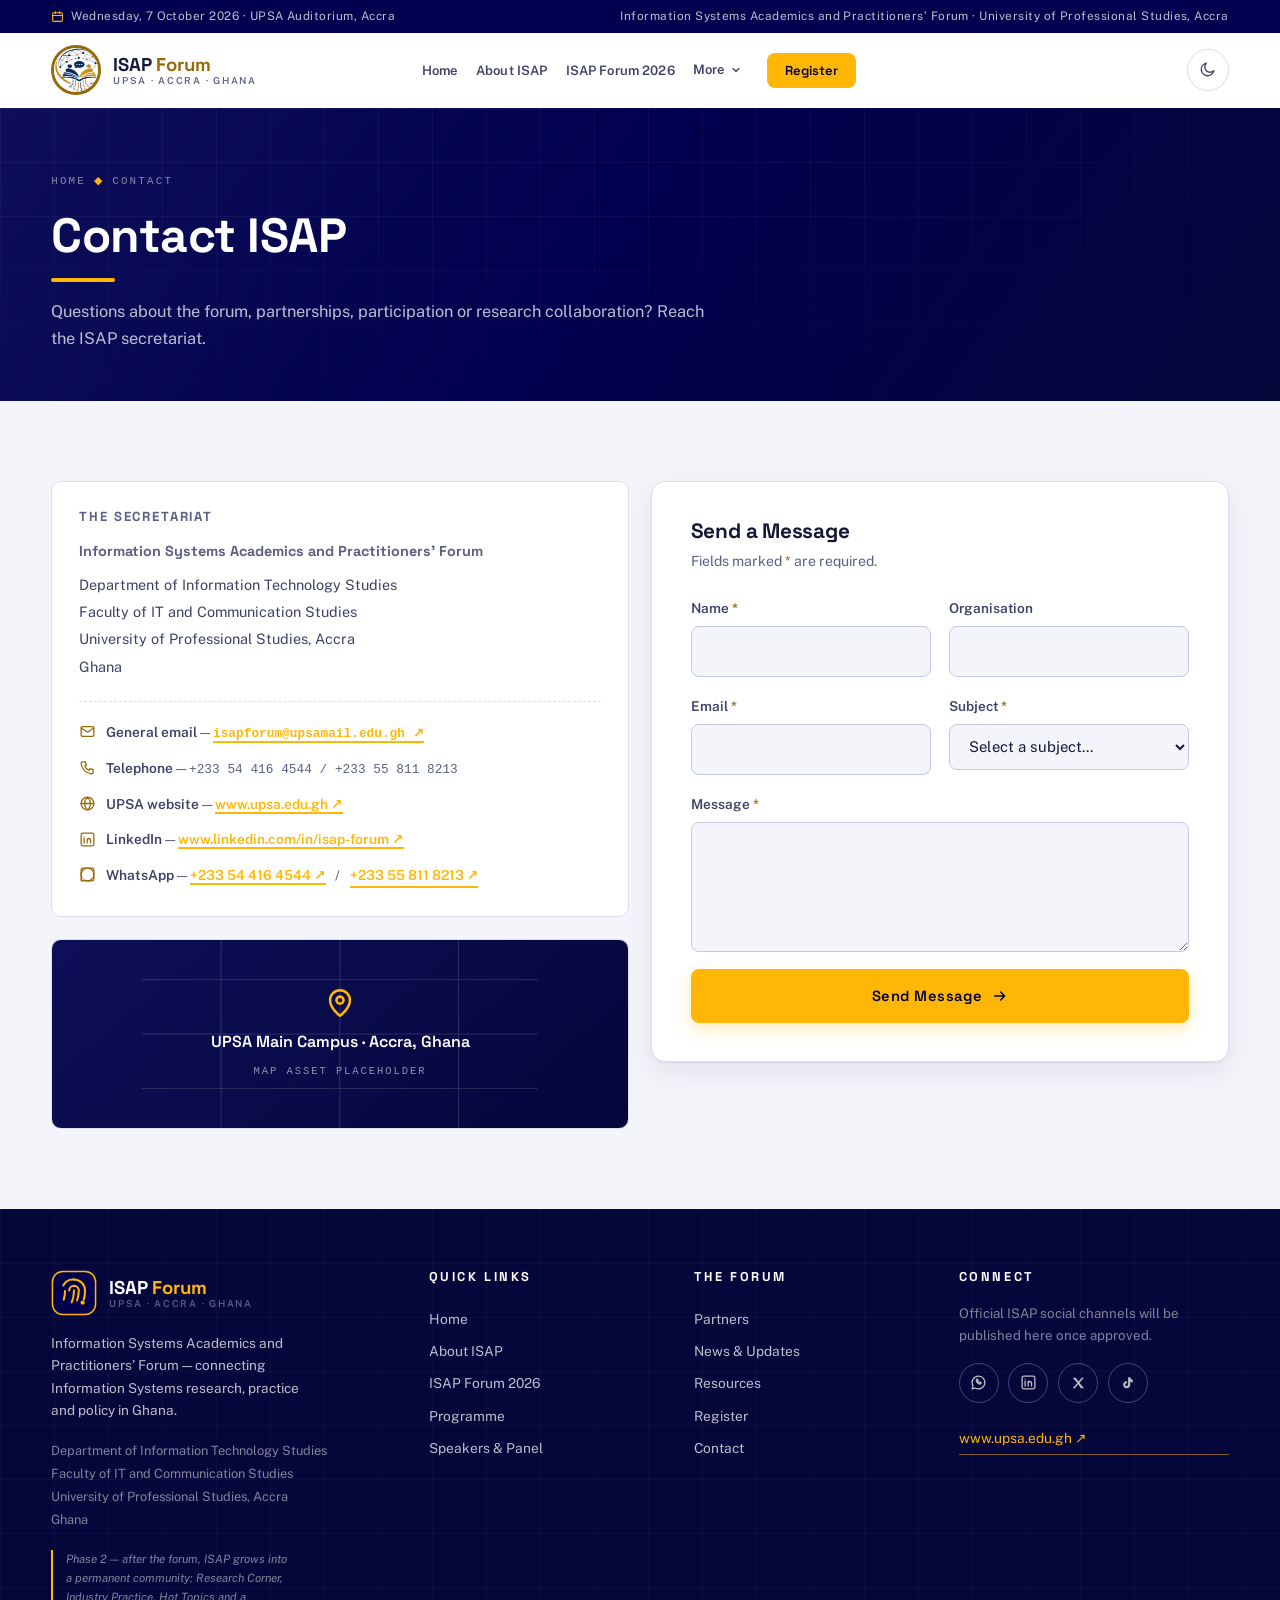
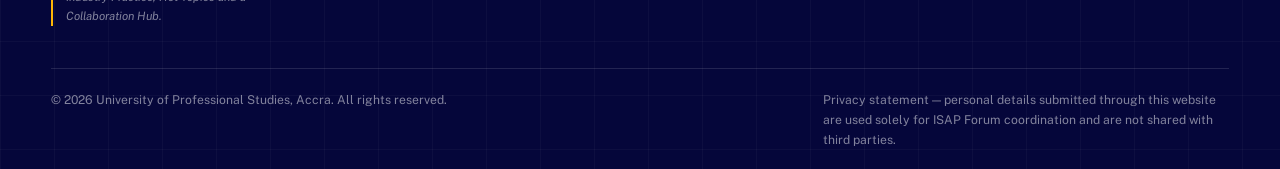
<file: contact.html>
<!DOCTYPE html>
<html lang="en" data-theme="light">

<head>
  <!-- =====================================================================
  ISAP FORUM 2026 — Official Event Website (Frontend Prototype)
  Information Systems Academics and Practitioners' Forum
  University of Professional Studies, Accra (UPSA)
  ---------------------------------------------------------------------
  · Multi-page static site: HTML5 + CSS3 + Vanilla JS (no frameworks, no build step)
  · Shared assets:  style.css (design system) · main.js (CMS-ready data + behaviour)
  · This page:      contact.html — Contact
  · News articles:  article.html?slug=<slug> — single-article view rendered
    from the ISAP_DATA store in main.js (CMS-ready). All renderers honour
    the `status` publication gate (invited / confirmed / published ·
    draft / approved / published); swap the data objects for API calls
    later without touching the renderers.
====================================================================== -->
  <meta charset="UTF-8">
  <meta name="viewport" content="width=device-width, initial-scale=1.0">
  <title>Contact | ISAP Forum 2026</title>
  <link rel="icon" type="image/x-icon" href="images/logo-icon.jpg">
  <meta name="description"
    content="Contact the ISAP Forum secretariat at the Department of Information Technology Studies, UPSA, Accra, Ghana.">
  <meta name="robots" content="index, follow">
  <meta name="theme-color" content="#00004E">
  <!-- Canonical + social placeholders: replace domain with the production URL -->
  <link rel="canonical" href="https://isapforum.upsa.edu.gh/contact.html">
  <meta property="og:type" content="website">
  <meta property="og:site_name" content="ISAP Forum · UPSA">
  <meta property="og:title" content="Contact | ISAP Forum 2026">
  <meta property="og:description"
    content="Contact the ISAP Forum secretariat at the Department of Information Technology Studies, UPSA, Accra, Ghana.">
  <meta property="og:url" content="https://isapforum.upsa.edu.gh/contact.html">
  <!-- og:image: replace with official campaign visual when available -->
  <meta property="og:image" content="https://isapforum.upsa.edu.gh/assets/images/isap-2026-og.png">
  <meta name="twitter:card" content="summary_large_image">
  <meta name="twitter:title" content="Contact | ISAP Forum 2026">
  <meta name="twitter:description"
    content="Contact the ISAP Forum secretariat at the Department of Information Technology Studies, UPSA, Accra, Ghana.">
  <link rel="preconnect" href="https://fonts.googleapis.com">
  <link rel="preconnect" href="https://fonts.gstatic.com" crossorigin>
  <link
    href="https://fonts.googleapis.com/css2?family=Space+Grotesk:wght@500;600;700&family=Public+Sans:ital,wght@0,400;0,500;0,600;0,700;0,800;1,400;1,600&display=swap"
    rel="stylesheet">
  <script>
    /* Theme bootstrap — runs before paint to avoid flash (persists via localStorage) */
    (function () {
      try {
        var t = localStorage.getItem('isap-theme');
        if (t !== 'light' && t !== 'dark') {
          t = (window.matchMedia && window.matchMedia('(prefers-color-scheme: dark)').matches) ? 'dark' : 'light';
        }
        document.documentElement.setAttribute('data-theme', t);
      } catch (e) { document.documentElement.setAttribute('data-theme', 'light'); }
    })();
  </script>
  <link rel="stylesheet" href="style.css">
</head>

<body data-page="contact">

  <a class="skip-link" href="#main">Skip to main content</a>

  <!-- ================= HEADER ================= -->
  <header class="site-header" id="siteHeader">
    <div class="topstrip">
      <div class="container topstrip-in">
        <span><svg width="13" height="13" viewBox="0 0 24 24" fill="none" stroke="currentColor" stroke-width="2"
            stroke-linecap="round">
            <rect x="3" y="5" width="18" height="16" rx="2" />
            <path d="M3 10h18M8 3v4M16 3v4" />
          </svg> Wednesday, 7 October 2026 · UPSA Auditorium, Accra</span>
        <span class="ts-right">Information Systems Academics and Practitioners’ Forum · University of Professional
          Studies, Accra</span>
      </div>
    </div>
    <div class="container header-inner">
      <a class="brand" href="index.html" aria-label="ISAP Forum — Home">
        <img class="brand-mark-img" src="images/logo-icon.jpg" alt="" aria-hidden="true">
        <span class="brand-text">
          <strong>ISAP <i>Forum</i></strong>
          <small>UPSA · Accra · Ghana</small>
        </span>
      </a>
      <nav class="main-nav" aria-label="Primary">
        <ul>
          <li><a class="nav-link" href="index.html" data-nav="home">Home</a></li>
          <li><a class="nav-link" href="about.html" data-nav="about">About ISAP</a></li>
          <li><a class="nav-link" href="forum.html" data-nav="forum">ISAP Forum 2026</a></li>
          <li class="nav-dropdown" id="navMore">
            <button class="nav-link nav-more" id="navMoreBtn" type="button" aria-haspopup="true" aria-expanded="false"
              aria-controls="navMoreMenu">
              More
              <svg class="chev" width="12" height="12" viewBox="0 0 24 24" fill="none" stroke="currentColor"
                stroke-width="2.4" stroke-linecap="round" stroke-linejoin="round" aria-hidden="true">
                <path d="M6 9l6 6 6-6" />
              </svg>
            </button>
            <ul class="nav-dropdown-menu" id="navMoreMenu" role="menu" aria-label="More pages">
              <li role="none"><a role="menuitem" class="dropdown-link" href="programme.html"
                  data-nav="programme">Programme</a></li>
              <li role="none"><a role="menuitem" class="dropdown-link" href="speakers.html" data-nav="speakers">Speakers
                  &amp; Panel</a></li>
              <li role="none"><a role="menuitem" class="dropdown-link" href="partners.html"
                  data-nav="partners">Partners</a></li>
              <li role="none"><a role="menuitem" class="dropdown-link" href="news.html" data-nav="news">News &amp;
                  Updates</a></li>
              <li role="none"><a role="menuitem" class="dropdown-link" href="resources.html"
                  data-nav="resources">Resources</a></li>
              <li role="none"><a role="menuitem" class="active dropdown-link" href="contact.html"
                  data-nav="contact">Contact</a></li>
            </ul>
          </li>
          <li><a class="nav-link is-cta" href="register.html" data-nav="register">Register</a></li>
        </ul>
      </nav>
      <ul style="margin: auto;"></ul>
      <div class="header-actions">
        <button class="icon-btn theme-toggle" id="themeToggle" type="button" aria-label="Switch to dark mode"
          aria-pressed="false">
          <svg class="ic-moon" width="19" height="19" viewBox="0 0 24 24" fill="none" stroke="currentColor"
            stroke-width="1.8" stroke-linecap="round" stroke-linejoin="round" aria-hidden="true">
            <path d="M20 13.5A8 8 0 1 1 10.5 4 6.5 6.5 0 0 0 20 13.5z" />
          </svg>
          <svg class="ic-sun" width="19" height="19" viewBox="0 0 24 24" fill="none" stroke="currentColor"
            stroke-width="1.8" stroke-linecap="round" aria-hidden="true">
            <circle cx="12" cy="12" r="4" />
            <path
              d="M12 2v2M12 20v2M2 12h2M20 12h2M4.9 4.9l1.4 1.4M17.7 17.7l1.4 1.4M4.9 19.1l1.4-1.4M17.7 6.3l1.4-1.4" />
          </svg>
        </button>
        <button class="icon-btn hamburger" id="hamburger" type="button" aria-label="Open menu" aria-expanded="false"
          aria-controls="mobileMenu">
          <span class="bars" aria-hidden="true"><span></span><span></span><span></span></span>
        </button>
      </div>
    </div>
  </header>

  <!-- ================= MOBILE MENU ================= -->
  <div class="mobile-menu" id="mobileMenu" aria-hidden="true">
    <div class="mm-top">
      <span class="brand">
        <img class="brand-mark-img" src="images/logo-icon.jpg" alt="" aria-hidden="true">
        <span class="brand-text"><strong style="color:#fff">ISAP <i
              style="color:#FFB606;font-style:normal">Forum</i></strong><small>UPSA · Accra · Ghana</small></span>
      </span>
      <button class="mm-close" id="mmClose" type="button" aria-label="Close menu">
        <svg width="18" height="18" viewBox="0 0 24 24" fill="none" stroke="currentColor" stroke-width="2"
          stroke-linecap="round" aria-hidden="true">
          <path d="M6 6l12 12M18 6L6 18" />
        </svg>
      </button>
    </div>
    <nav class="mm-nav" aria-label="Mobile">
      <a href="index.html" data-nav="home">Home <small>01</small></a>
      <a href="about.html" data-nav="about">About ISAP <small>02</small></a>
      <a href="forum.html" data-nav="forum">ISAP Forum 2026 <small>03</small></a>
      <a href="programme.html" data-nav="programme">Programme <small>04</small></a>
      <a href="speakers.html" data-nav="speakers">Speakers &amp; Panel <small>05</small></a>
      <a href="partners.html" data-nav="partners">Partners <small>06</small></a>
      <a href="news.html" data-nav="news">News &amp; Updates <small>07</small></a>
      <a href="resources.html" data-nav="resources">Resources <small>08</small></a>
      <a href="register.html" data-nav="register">Register <small>09</small></a>
      <a class="active" href="contact.html" data-nav="contact">Contact <small>10</small></a>
    </nav>
    
    <div class="mm-foot">
      <a class="btn btn-gold" href="register.html">Register for ISAP 2026
        <svg class="arr" width="16" height="16" viewBox="0 0 24 24" fill="none" stroke="currentColor" stroke-width="2.2"
          stroke-linecap="round" stroke-linejoin="round" aria-hidden="true">
          <path d="M4 12h15M13 6l6 6-6 6" />
        </svg>
      </a>
      <div class="mm-event">
        <span><svg width="14" height="14" viewBox="0 0 24 24" fill="none" stroke="currentColor" stroke-width="2"
            stroke-linecap="round" aria-hidden="true">
            <rect x="3" y="5" width="18" height="16" rx="2" />
            <path d="M3 10h18M8 3v4M16 3v4" />
          </svg> Wednesday, 7 October 2026</span>
        <span><svg width="14" height="14" viewBox="0 0 24 24" fill="none" stroke="currentColor" stroke-width="2"
            stroke-linecap="round" stroke-linejoin="round" aria-hidden="true">
            <path d="M12 21s-7-5.1-7-11a7 7 0 0 1 14 0c0 5.9-7 11-7 11z" />
            <circle cx="12" cy="10" r="2.5" />
          </svg> UPSA Auditorium, Accra</span>
      </div>
    </div>
  </div>

  <main id="main">
    <!-- ============================================================
     VIEW: CONTACT
============================================================ -->
    <section class="view" id="view-contact" aria-label="Contact">
      <div class="page-head">
        <div class="container">
          <p class="crumb"><a href="index.html">Home</a> <b>◆</b> Contact</p>
          <h1>Contact ISAP</h1>
          <p class="ph-lede">Questions about the forum, partnerships, participation or research collaboration? Reach the
            ISAP secretariat.</p>
        </div>
      </div>

      <section class="section" aria-label="Contact details and form">
        <div class="container">
          <div class="grid grid-2" style="align-items:start">
            <div style="display:flex;flex-direction:column;gap:1.4rem">
              <div class="card reveal">
                <h3 style="letter-spacing:.14em;text-transform:uppercase;font-size:.82rem;color:var(--muted)">The
                  Secretariat</h3>
                <p style="margin-top:1rem;font-weight:700;font-family:var(--font-d)">Information Systems Academics and
                  Practitioners’ Forum</p>
                <p style="font-size:.9rem;color:var(--ink-2);margin-top:.4rem;line-height:1.9">
                  Department of Information Technology Studies<br>
                  Faculty of IT and Communication Studies<br>
                  University of Professional Studies, Accra<br>
                  Ghana
                </p>
                <div
                  style="margin-top:1.3rem;border-top:1px dashed var(--line);padding-top:1.2rem;display:flex;flex-direction:column;gap:.8rem">
                  <div class="spk-row">
                    <svg width="17" height="17" viewBox="0 0 24 24" fill="none" stroke="currentColor" stroke-width="1.8"
                      stroke-linecap="round" stroke-linejoin="round" aria-hidden="true">
                      <rect x="3" y="5" width="18" height="14" rx="2" />
                      <path d="M3 7l9 6 9-6" />
                    </svg>
                    <span><b>General email</b> — <span class="mono" style="font-size:.8rem;color:var(--muted)">
                      <a href="mailto:isapforum@upsamail.edu.gh" target="_blank" rel="noopener"
                        style="color:var(--gold);font-weight:600;border-bottom:2px solid var(--gold)">isapforum@upsamail.edu.gh
                        ↗</a>
                      </span></span>
                  </div>
                  <div class="spk-row">
                    <svg width="17" height="17" viewBox="0 0 24 24" fill="none" stroke="currentColor" stroke-width="1.8"
                      stroke-linecap="round" stroke-linejoin="round" aria-hidden="true">
                      <path
                        d="M5 4h4l1.5 4.5L8 10a12 12 0 0 0 6 6l1.5-2.5L20 15v4a2 2 0 0 1-2 2A16 16 0 0 1 3 6a2 2 0 0 1 2-2z" />
                    </svg>
                    <span><b>Telephone</b> — <span class="mono" style="font-size:.8rem;color:var(--muted)">+233 54 416 4544 / +233 55 811 8213</span></span>
                  </div>
                  <div class="spk-row">
                    <svg width="17" height="17" viewBox="0 0 24 24" fill="none" stroke="currentColor" stroke-width="1.8"
                      stroke-linecap="round" stroke-linejoin="round" aria-hidden="true">
                      <circle cx="12" cy="12" r="9" />
                      <path
                        d="M3 12h18M12 3c2.8 2.6 4.2 5.6 4.2 9s-1.4 6.4-4.2 9c-2.8-2.6-4.2-5.6-4.2-9S9.2 5.6 12 3z" />
                    </svg>
                    <span><b>UPSA website</b> — <a href="https://www.upsa.edu.gh" target="_blank" rel="noopener"
                        style="color:var(--gold);font-weight:600;border-bottom:2px solid var(--gold)">www.upsa.edu.gh
                        ↗</a></span>
                  </div>
                  <div class="spk-row">
                    <svg width="17" height="17" viewBox="0 0 24 24" fill="none" stroke="currentColor" stroke-width="1.8"
                      stroke-linecap="round" stroke-linejoin="round" aria-hidden="true">
                      <rect x="3" y="3" width="18" height="18" rx="2.5" />
                      <path d="M7.2 10.2V17M7.2 7.2v.01M11.5 17v-4a2.4 2.4 0 0 1 4.8 0v4" />
                    </svg>
                    <span><b>LinkedIn</b> — <a href="https://www.linkedin.com/in/isap-forum" target="_blank" rel="noopener"
                        style="color:var(--gold);font-weight:600;border-bottom:2px solid var(--gold)">www.linkedin.com/in/isap-forum
                        ↗</a></span></span>
                  </div>
                  <div class="spk-row">
                    <svg width="17" height="17" viewBox="0 0 24 24" fill="none" stroke="currentColor" stroke-width="1.8"
                      stroke-linecap="round" stroke-linejoin="round" aria-hidden="true">
                      <rect x="3" y="3" width="18" height="18" rx="2.5" />
                      <path d="M12 3a9 9 0 0 0-7.8 13.5L3 21l4.6-1.2A9 9 0 1 0 12 3z" />
                    </svg>
                    <span><b>WhatsApp</b> — <a href="https://wa.me/233544164544" target="_blank" rel="noopener"
                        style="color:var(--gold);font-weight:600;border-bottom:2px solid var(--gold)">+233 54 416 4544
                        ↗</a></span> / 
                    <a href="https://wa.me/233558118213" target="_blank" rel="noopener"
                        style="color:var(--gold);font-weight:600;border-bottom:2px solid var(--gold)">+233 55 811 8213
                        ↗</a>
                  </div>
                  <!-- <div class="spk-row">
                    <svg width="17" height="17" viewBox="0 0 24 24" fill="none" stroke="currentColor" stroke-width="1.8"
                      stroke-linecap="round" stroke-linejoin="round" aria-hidden="true">
                      <path d="M12 3a9 9 0 0 0-7.8 13.5L3 21l4.6-1.2A9 9 0 1 0 12 3z" />
                    </svg>
                    <span><b>Other social channels</b> — <span class="mono"
                        style="font-size:.8rem;color:var(--muted)">to be published</span></span>
                  </div> -->
                </div>
              </div>
              <div class="reveal"
                style="position:relative;border-radius:var(--r);overflow:hidden;border:1px solid var(--line);background:linear-gradient(140deg,var(--navy-700),var(--navy-900));min-height:190px;display:grid;place-items:center"
                role="img" aria-label="Map placeholder for the UPSA campus in Accra">
                <svg width="100%" height="100%" viewBox="0 0 400 190" style="position:absolute;inset:0;opacity:.25"
                  aria-hidden="true">
                  <g stroke="#fff" stroke-width=".6">
                    <path d="M0 40h400M0 95h400M0 150h400M80 0v190M200 0v190M320 0v190" />
                  </g>
                </svg>
                <div style="text-align:center;color:#fff;position:relative">
                  <svg width="34" height="34" viewBox="0 0 24 24" fill="none" stroke="#FFB606" stroke-width="1.8"
                    stroke-linecap="round" stroke-linejoin="round" style="margin:0 auto .6rem" aria-hidden="true">
                    <path d="M12 21s-7-5.1-7-11a7 7 0 0 1 14 0c0 5.9-7 11-7 11z" />
                    <circle cx="12" cy="10" r="2.5" />
                  </svg>
                  <p style="font-family:var(--font-d);font-weight:600">UPSA Main Campus · Accra, Ghana</p>
                  <small
                    style="color:rgba(255,255,255,.55);font-family:var(--font-m);font-size:.66rem;letter-spacing:.18em;text-transform:uppercase">Map
                    asset placeholder</small>
                </div>
              </div>
            </div>

            <div class="form-card reveal">
              <h2>Send a Message</h2>
              <p>Fields marked <span class="req" aria-hidden="true">*</span> are required.</p>
              <form class="form" id="contactForm" novalidate>
                <div class="field">
                  <label for="ctName">Name <span class="req" aria-hidden="true">*</span></label>
                  <input class="input" id="ctName" name="name" type="text" autocomplete="name" required
                    aria-describedby="err-ctName">
                  <p class="error-msg" id="err-ctName">Please enter your name.</p>
                </div>
                <div class="field">
                  <label for="ctOrg">Organisation</label>
                  <input class="input" id="ctOrg" name="organisation" type="text" autocomplete="organization">
                </div>
                <div class="field">
                  <label for="ctEmail">Email <span class="req" aria-hidden="true">*</span></label>
                  <input class="input" id="ctEmail" name="email" type="email" autocomplete="email" required
                    aria-describedby="err-ctEmail">
                  <p class="error-msg" id="err-ctEmail">Please enter a valid email address.</p>
                </div>
                <div class="field">
                  <label for="ctSubject">Subject <span class="req" aria-hidden="true">*</span></label>
                  <select class="select" id="ctSubject" name="subject" required aria-describedby="err-ctSubject">
                    <option value="">Select a subject…</option>
                    <option>General Enquiry</option>
                    <option>Registration</option>
                    <option>Partnership / Sponsorship</option>
                    <option>Media</option>
                    <option>Speaking / Participation</option>
                    <option>Research Collaboration</option>
                  </select>
                  <p class="error-msg" id="err-ctSubject">Please select a subject.</p>
                </div>
                <div class="field full">
                  <label for="ctMsg">Message <span class="req" aria-hidden="true">*</span></label>
                  <textarea class="textarea" id="ctMsg" name="message" required aria-describedby="err-ctMsg"></textarea>
                  <p class="error-msg" id="err-ctMsg">Please write a message of at least 20 characters.</p>
                </div>
                <div class="field full">
                  <button class="btn btn-gold" type="submit" style="width:100%">Send Message
                    <svg class="arr" width="16" height="16" viewBox="0 0 24 24" fill="none" stroke="currentColor"
                      stroke-width="2.2" stroke-linecap="round" stroke-linejoin="round" aria-hidden="true">
                      <path d="M4 12h15M13 6l6 6-6 6" />
                    </svg>
                  </button>
                </div>
              </form>
              <div class="success-panel" id="contactSuccess" tabindex="-1" aria-labelledby="ctSuccessT">
                <div class="success-ic" aria-hidden="true"><svg width="34" height="34" viewBox="0 0 24 24" fill="none"
                    stroke="currentColor" stroke-width="2.4" stroke-linecap="round" stroke-linejoin="round">
                    <path d="M4.5 12.5l5 5 10-11" />
                  </svg></div>
                <h3 id="ctSuccessT">Message Captured</h3>
                <p>Thank you, your message has been captured with reference <strong class="mono" id="ctRef"></strong>.
                  This is a frontend demonstration — in production, your message would be delivered to the ISAP
                  secretariat and you would receive a reply by email.</p>
                <div class="success-actions"><button class="btn btn-outline btn-sm" type="button" id="ctAgain">Send
                    another message</button></div>
              </div>
            </div>
          </div>
        </div>
      </section>
    </section>
  </main>

  <!-- ================= FOOTER ================= -->
  <footer class="site-footer">
    <div class="container">
      <div class="foot-grid">
        <div class="foot-brand">
          <span class="brand">
            <svg class="brand-mark" viewBox="0 0 48 48" width="46" height="46" aria-hidden="true">
              <rect x="1.5" y="1.5" width="45" height="45" rx="11" fill="#00004E" stroke="#FFB606" stroke-width="1.6" />
              <g fill="none" stroke="#FFB606" stroke-width="2.1" stroke-linecap="round">
                <path d="M24 10a11.5 11.5 0 0 1 11.5 11.5c0 3.6-.4 6.7-1.3 9.4" />
                <path d="M12.8 16.2A11.5 11.5 0 0 1 24 10" />
                <path d="M24 16.5a5 5 0 0 1 5 5c0 3.8-.6 7.2-1.8 10.2" />
                <path d="M19 21.5a5 5 0 0 1 5-5" />
                <path d="M24 21.5c0 4.6-.8 8.7-2.4 12.3" />
                <path d="M14.6 22c0 3.3-.4 6.3-1.3 9" />
              </g>
              <circle cx="33" cy="34" r="2.2" fill="#FFB606" />
            </svg>
            <span class="brand-text"><strong style="color:#fff">ISAP <i
                  style="color:#FFB606;font-style:normal">Forum</i></strong><small>UPSA · Accra · Ghana</small></span>
          </span>
          <p>Information Systems Academics and Practitioners’ Forum — connecting Information Systems research, practice
            and policy in Ghana.</p>
          <div class="addr">
            Department of Information Technology Studies<br>
            Faculty of IT and Communication Studies<br>
            University of Professional Studies, Accra<br>
            Ghana
          </div>
          <p class="phase2">Phase 2 — after the forum, ISAP grows into a permanent community: Research Corner, Industry
            Practice, Hot Topics and a Collaboration Hub.</p>
        </div>
        <div class="foot-col">
          <h4>Quick Links</h4>
          <a href="index.html">Home</a><a href="about.html">About ISAP</a><a href="forum.html">ISAP Forum 2026</a><a
            href="programme.html">Programme</a><a href="speakers.html">Speakers &amp; Panel</a>
        </div>
        <div class="foot-col">
          <h4>The Forum</h4>
          <a href="partners.html">Partners</a><a href="news.html">News &amp; Updates</a><a
            href="resources.html">Resources</a><a href="register.html">Register</a><a href="contact.html">Contact</a>
        </div>
        <div class="foot-col">
          <h4>Connect</h4>
          <p style="font-size:.83rem;color:var(--on-navy-3)">Official ISAP social channels will be published here once
            approved.</p>
          <div class="foot-social">
            <a href="https://whatsapp.com/channel/0029VapJtFc60eBjgcA69Y19" target="_blank" rel="noopener"
              aria-label="WhatsApp" title="WhatsApp"><svg width="17" height="17" viewBox="0 0 24 24" fill="none"
                stroke="currentColor" stroke-width="1.8" stroke-linecap="round" stroke-linejoin="round"
                aria-hidden="true">
                <path d="M12 3a9 9 0 0 0-7.8 13.5L3 21l4.6-1.2A9 9 0 1 0 12 3z" />
                <path d="M8.8 8.7c.4 2.6 3 5.2 5.6 5.6l1.4-1.7-2.1-1.2-1 .8c-.8-.4-1.6-1.2-2-2l.8-1-1.2-2.1-1.5 1.6z" />
              </svg></a>
            <a href="https://www.linkedin.com/in/isap-forum" target="_blank" rel="noopener" aria-label="LinkedIn"
              title="LinkedIn"><svg width="17" height="17" viewBox="0 0 24 24" fill="none" stroke="currentColor"
                stroke-width="1.8" stroke-linecap="round" stroke-linejoin="round" aria-hidden="true">
                <rect x="3" y="3" width="18" height="18" rx="2.5" />
                <path d="M7.2 10.2V17M7.2 7.2v.01M11.5 17v-4a2.4 2.4 0 0 1 4.8 0v4M11.5 10.2v1.6" />
              </svg></a>
            <a href="https://x.com/itsaupsa?s=1" target="_blank" rel="noopener" aria-label="X" title="X"><svg width="16"
                height="16" viewBox="0 0 24 24" fill="currentColor" aria-hidden="true">
                <path d="M4 4h4.6l4 5.7L17.8 4H21l-6.9 7.6L21 20h-4.6l-4.2-6-4.9 6H4l7.2-8L4 4z" />
              </svg></a>
            <a href="https://www.tiktok.com/@itsa.upsa?_t=ZM-904lYQzwJrf&_r=1" target="_blank" rel="noopener"
              aria-label="TikTok" title="TikTok"><svg width="16" height="16" viewBox="0 0 24 24" fill="currentColor"
                aria-hidden="true">
                <path
                  d="M19.3 7.2c-1.3-.1-2.5-.8-3.2-1.9-.4-.6-.6-1.3-.7-2.1h-3.2v11.2c0 1.3-.9 2.3-2.2 2.3-1.2 0-2.2-.9-2.2-2.1s1-2.1 2.2-2.1c.2 0 .5 0 .7.1v-3.2c-.2 0-.5-.1-.7-.1-3 0-5.4 2.4-5.4 5.3s2.4 5.3 5.4 5.3c3 0 5.4-2.4 5.4-5.3V9.8c1.1.8 2.4 1.3 3.8 1.3V7.2h-.1z" />
              </svg></a>
          </div>
          <p style="font-size:.8rem;margin-top:1.2rem"><a href="https://www.upsa.edu.gh" target="_blank" rel="noopener"
              style="color:var(--gold);border-bottom:1px solid rgba(255,182,6,.5)">www.upsa.edu.gh ↗</a></p>
        </div>
      </div>
      <div class="foot-bottom">
        <span>© 2026 University of Professional Studies, Accra. All rights reserved.</span>
        <span class="privacy">Privacy statement — personal details submitted through this website are used solely for
          ISAP Forum coordination and are not shared with third parties.</span>
      </div>
    </div>
  </footer>

  <button class="back-top" id="backTop" type="button" aria-label="Back to top">
    <svg width="18" height="18" viewBox="0 0 24 24" fill="none" stroke="currentColor" stroke-width="2.4"
      stroke-linecap="round" stroke-linejoin="round" aria-hidden="true">
      <path d="M12 19V5M6 11l6-6 6 6" />
    </svg>
  </button>
  <div class="toast" id="toast" role="status" aria-live="polite"></div>

  <script src="main.js"></script>
</body>

</html>
</file>
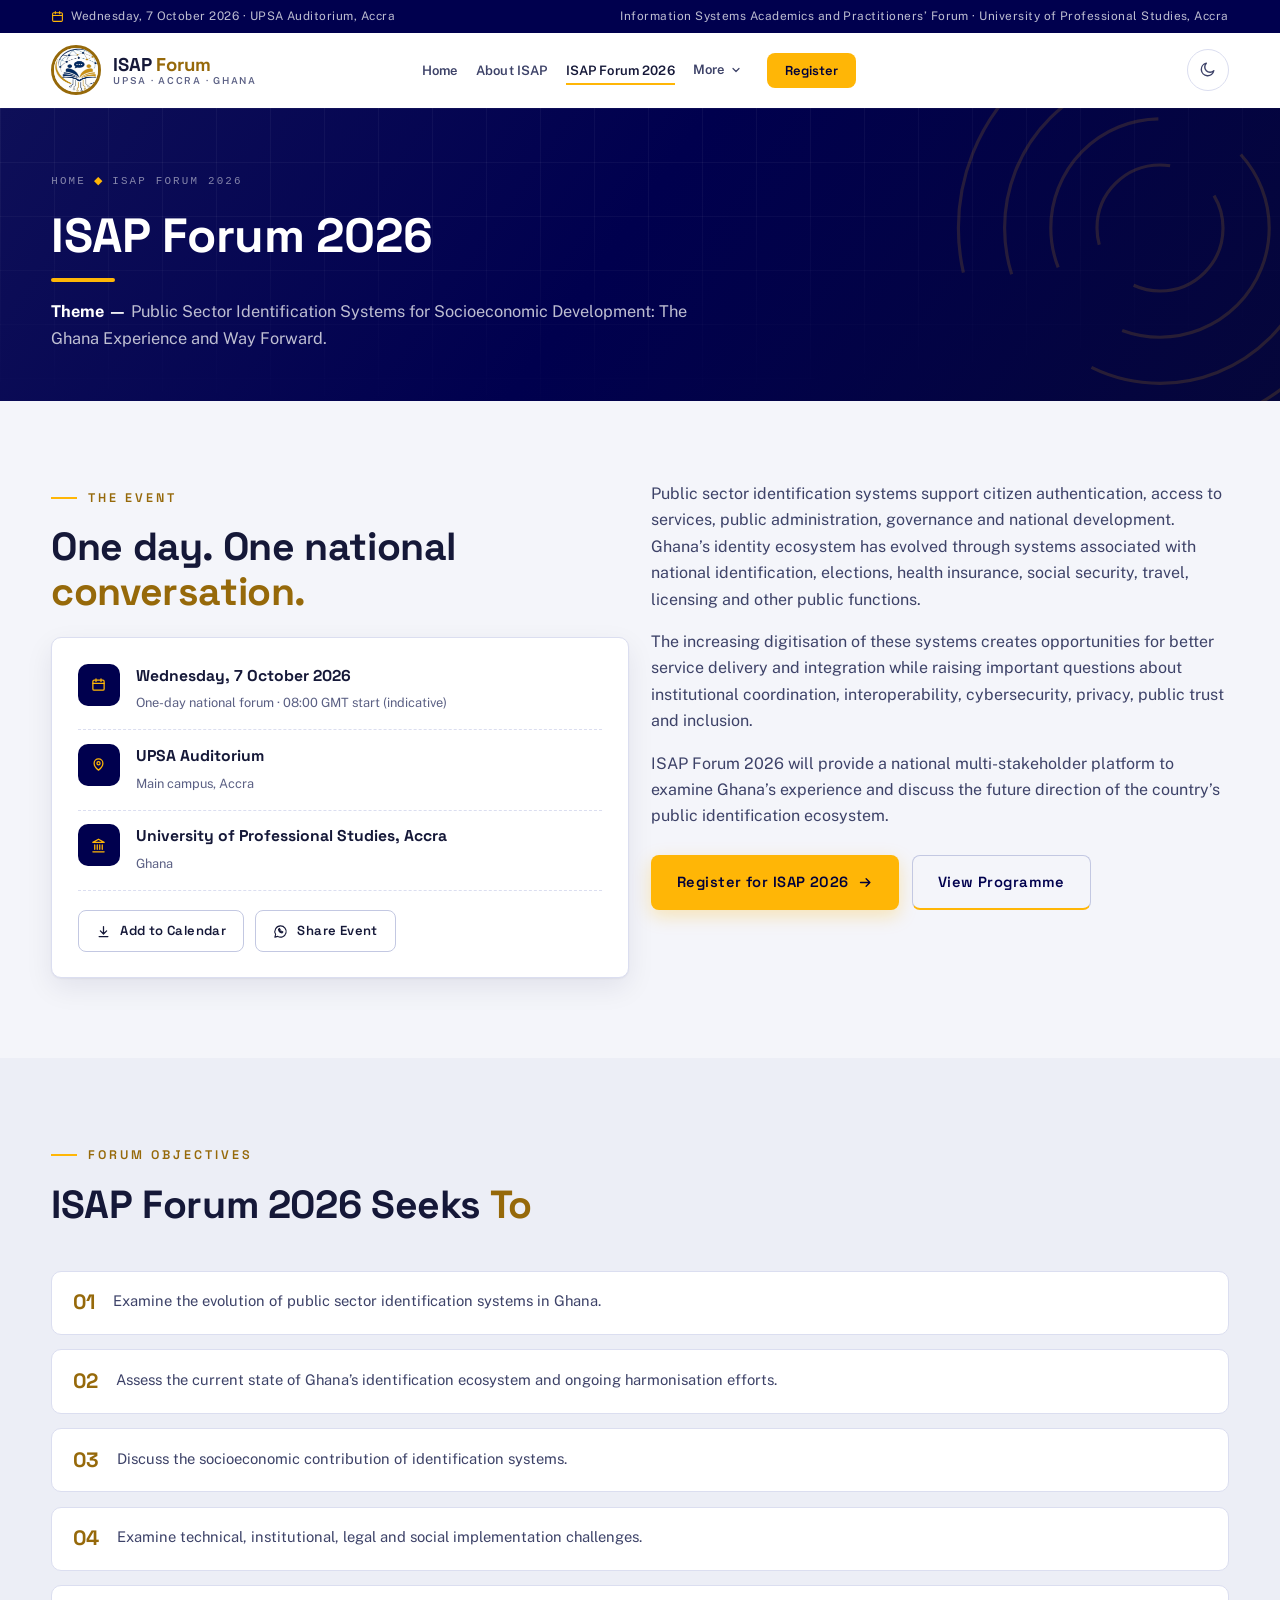
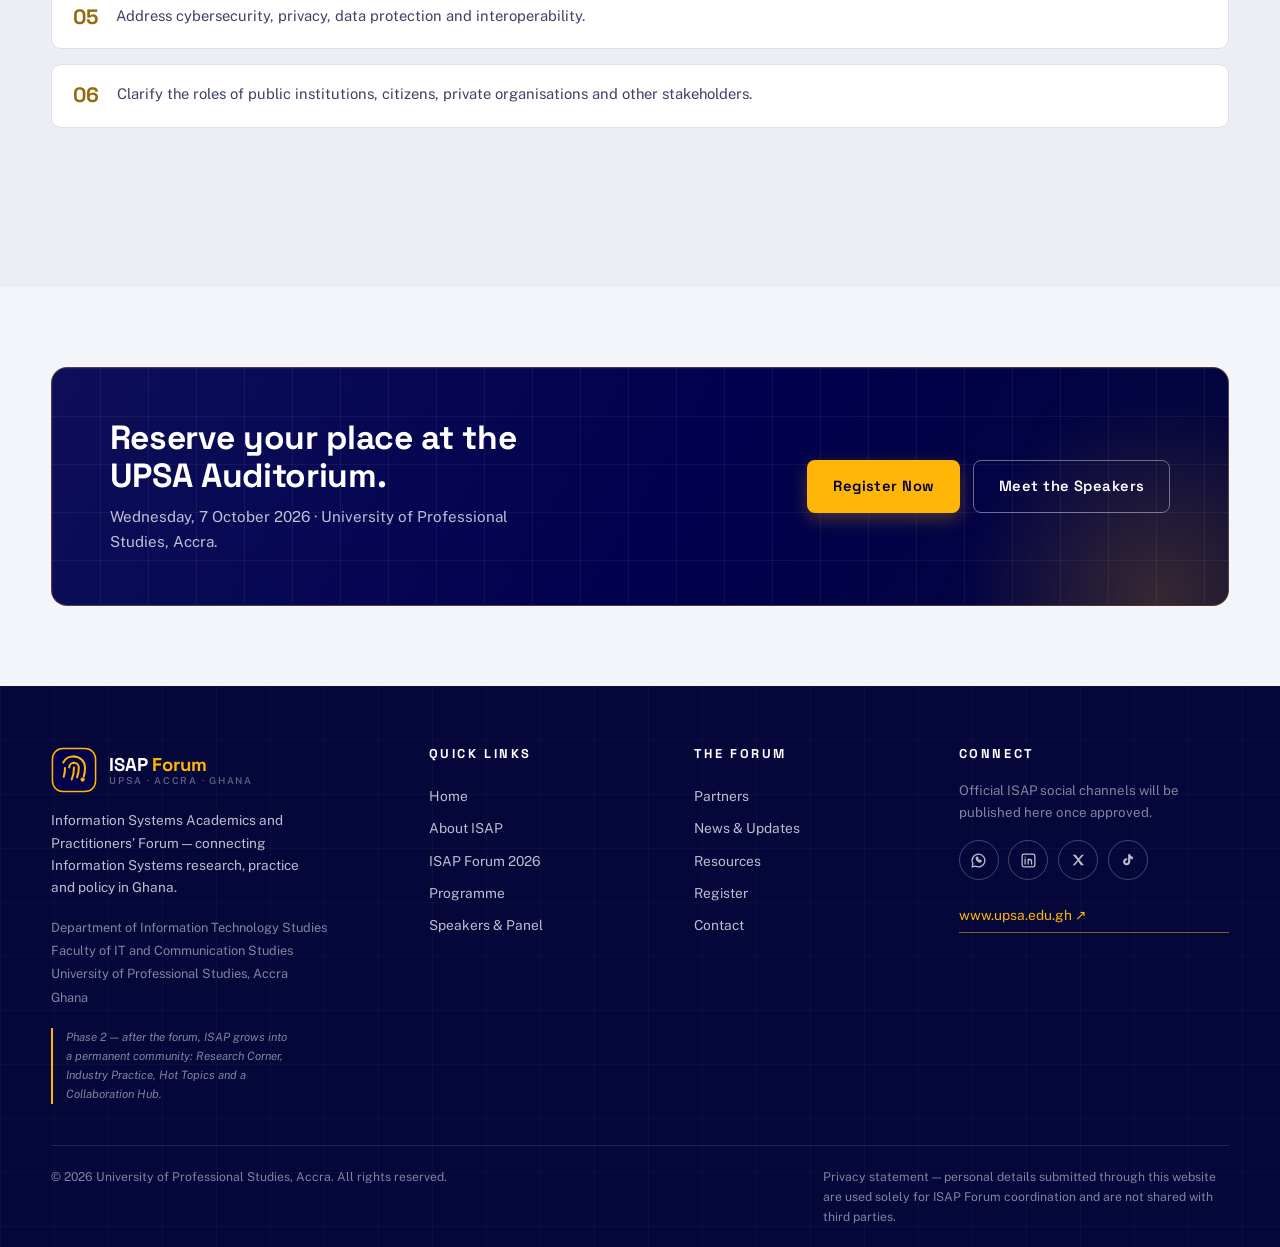
<file: forum.html>
<!DOCTYPE html>
<html lang="en" data-theme="light">

<head>
  <!-- =====================================================================
  ISAP FORUM 2026 — Official Event Website (Frontend Prototype)
  Information Systems Academics and Practitioners' Forum
  University of Professional Studies, Accra (UPSA)
  ---------------------------------------------------------------------
  · Multi-page static site: HTML5 + CSS3 + Vanilla JS (no frameworks, no build step)
  · Shared assets:  style.css (design system) · main.js (CMS-ready data + behaviour)
  · This page:      forum.html — ISAP Forum 2026 (the event)
  · News articles:  article.html?slug=<slug> — single-article view rendered
    from the ISAP_DATA store in main.js (CMS-ready). All renderers honour
    the `status` publication gate (invited / confirmed / published ·
    draft / approved / published); swap the data objects for API calls
    later without touching the renderers.
====================================================================== -->
  <meta charset="UTF-8">
  <meta name="viewport" content="width=device-width, initial-scale=1.0">
  <title>ISAP Forum 2026 — The Event | Theme, Objectives & Venue</title>
  <link rel="icon" type="image/x-icon" href="images/logo-icon.jpg">
  <meta name="description"
    content="ISAP Forum 2026: Public Sector Identification Systems for Socioeconomic Development — The Ghana Experience and Way Forward. Wednesday, 7 October 2026, UPSA Auditorium.">
  <meta name="robots" content="index, follow">
  <meta name="theme-color" content="#00004E">
  <!-- Canonical + social placeholders: replace domain with the production URL -->
  <link rel="canonical" href="https://isapforum.upsa.edu.gh/forum.html">
  <meta property="og:type" content="website">
  <meta property="og:site_name" content="ISAP Forum · UPSA">
  <meta property="og:title" content="ISAP Forum 2026 — The Event | Theme, Objectives & Venue">
  <meta property="og:description"
    content="ISAP Forum 2026: Public Sector Identification Systems for Socioeconomic Development — The Ghana Experience and Way Forward. Wednesday, 7 October 2026, UPSA Auditorium.">
  <meta property="og:url" content="https://isapforum.upsa.edu.gh/forum.html">
  <!-- og:image: replace with official campaign visual when available -->
  <meta property="og:image" content="https://isapforum.upsa.edu.gh/assets/images/isap-2026-og.png">
  <meta name="twitter:card" content="summary_large_image">
  <meta name="twitter:title" content="ISAP Forum 2026 — The Event | Theme, Objectives & Venue">
  <meta name="twitter:description"
    content="ISAP Forum 2026: Public Sector Identification Systems for Socioeconomic Development — The Ghana Experience and Way Forward. Wednesday, 7 October 2026, UPSA Auditorium.">
  <link rel="preconnect" href="https://fonts.googleapis.com">
  <link rel="preconnect" href="https://fonts.gstatic.com" crossorigin>
  <link
    href="https://fonts.googleapis.com/css2?family=Space+Grotesk:wght@500;600;700&family=Public+Sans:ital,wght@0,400;0,500;0,600;0,700;0,800;1,400;1,600&display=swap"
    rel="stylesheet">
  <script>
    /* Theme bootstrap — runs before paint to avoid flash (persists via localStorage) */
    (function () {
      try {
        var t = localStorage.getItem('isap-theme');
        if (t !== 'light' && t !== 'dark') {
          t = (window.matchMedia && window.matchMedia('(prefers-color-scheme: dark)').matches) ? 'dark' : 'light';
        }
        document.documentElement.setAttribute('data-theme', t);
      } catch (e) { document.documentElement.setAttribute('data-theme', 'light'); }
    })();
  </script>
  <link rel="stylesheet" href="style.css">
</head>

<body data-page="forum">

  <a class="skip-link" href="#main">Skip to main content</a>

  <!-- ================= HEADER ================= -->
  <header class="site-header" id="siteHeader">
    <div class="topstrip">
      <div class="container topstrip-in">
        <span><svg width="13" height="13" viewBox="0 0 24 24" fill="none" stroke="currentColor" stroke-width="2"
            stroke-linecap="round">
            <rect x="3" y="5" width="18" height="16" rx="2" />
            <path d="M3 10h18M8 3v4M16 3v4" />
          </svg> Wednesday, 7 October 2026 · UPSA Auditorium, Accra</span>
        <span class="ts-right">Information Systems Academics and Practitioners’ Forum · University of Professional
          Studies, Accra</span>
      </div>
    </div>
    <div class="container header-inner">
      <a class="brand" href="index.html" aria-label="ISAP Forum — Home">
        <img class="brand-mark-img" src="images/logo-icon.jpg" alt="" aria-hidden="true">
        <span class="brand-text">
          <strong>ISAP <i>Forum</i></strong>
          <small>UPSA · Accra · Ghana</small>
        </span>
      </a>
      <nav class="main-nav" aria-label="Primary">
        <ul>
          <li><a class="nav-link" href="index.html" data-nav="home">Home</a></li>
          <li><a class="nav-link" href="about.html" data-nav="about">About ISAP</a></li>
          <li><a class="active nav-link" href="forum.html" data-nav="forum">ISAP Forum 2026</a></li>
          <li class="nav-dropdown" id="navMore">
            <button class="nav-link nav-more" id="navMoreBtn" type="button" aria-haspopup="true" aria-expanded="false"
              aria-controls="navMoreMenu">
              More
              <svg class="chev" width="12" height="12" viewBox="0 0 24 24" fill="none" stroke="currentColor"
                stroke-width="2.4" stroke-linecap="round" stroke-linejoin="round" aria-hidden="true">
                <path d="M6 9l6 6 6-6" />
              </svg>
            </button>
            <ul class="nav-dropdown-menu" id="navMoreMenu" role="menu" aria-label="More pages">
              <li role="none"><a role="menuitem" class="dropdown-link" href="programme.html"
                  data-nav="programme">Programme</a></li>
              <li role="none"><a role="menuitem" class="dropdown-link" href="speakers.html" data-nav="speakers">Speakers
                  &amp; Panel</a></li>
              <li role="none"><a role="menuitem" class="dropdown-link" href="partners.html"
                  data-nav="partners">Partners</a></li>
              <li role="none"><a role="menuitem" class="dropdown-link" href="news.html" data-nav="news">News &amp;
                  Updates</a></li>
              <li role="none"><a role="menuitem" class="dropdown-link" href="resources.html"
                  data-nav="resources">Resources</a></li>
              <li role="none"><a role="menuitem" class="dropdown-link" href="contact.html"
                  data-nav="contact">Contact</a></li>
            </ul>
          </li>
          <li><a class="nav-link is-cta" href="register.html" data-nav="register">Register</a></li>
        </ul>
      </nav>
      <ul style="margin: auto;"></ul>
      <div class="header-actions">
        <button class="icon-btn theme-toggle" id="themeToggle" type="button" aria-label="Switch to dark mode"
          aria-pressed="false">
          <svg class="ic-moon" width="19" height="19" viewBox="0 0 24 24" fill="none" stroke="currentColor"
            stroke-width="1.8" stroke-linecap="round" stroke-linejoin="round" aria-hidden="true">
            <path d="M20 13.5A8 8 0 1 1 10.5 4 6.5 6.5 0 0 0 20 13.5z" />
          </svg>
          <svg class="ic-sun" width="19" height="19" viewBox="0 0 24 24" fill="none" stroke="currentColor"
            stroke-width="1.8" stroke-linecap="round" aria-hidden="true">
            <circle cx="12" cy="12" r="4" />
            <path
              d="M12 2v2M12 20v2M2 12h2M20 12h2M4.9 4.9l1.4 1.4M17.7 17.7l1.4 1.4M4.9 19.1l1.4-1.4M17.7 6.3l1.4-1.4" />
          </svg>
        </button>
        <button class="icon-btn hamburger" id="hamburger" type="button" aria-label="Open menu" aria-expanded="false"
          aria-controls="mobileMenu">
          <span class="bars" aria-hidden="true"><span></span><span></span><span></span></span>
        </button>
      </div>
    </div>
  </header>

  <!-- ================= MOBILE MENU ================= -->
  <div class="mobile-menu" id="mobileMenu" aria-hidden="true">
    <div class="mm-top">
      <span class="brand">
        <img class="brand-mark-img" src="images/logo-icon.jpg" alt="" aria-hidden="true">
        <span class="brand-text"><strong style="color:#fff">ISAP <i
              style="color:#FFB606;font-style:normal">Forum</i></strong><small>UPSA · Accra · Ghana</small></span>
      </span>
      <button class="mm-close" id="mmClose" type="button" aria-label="Close menu">
        <svg width="18" height="18" viewBox="0 0 24 24" fill="none" stroke="currentColor" stroke-width="2"
          stroke-linecap="round" aria-hidden="true">
          <path d="M6 6l12 12M18 6L6 18" />
        </svg>
      </button>
    </div>
    <nav class="mm-nav" aria-label="Mobile">
      <a href="index.html" data-nav="home">Home <small>01</small></a>
      <a href="about.html" data-nav="about">About ISAP <small>02</small></a>
      <a class="active" href="forum.html" data-nav="forum">ISAP Forum 2026 <small>03</small></a>
      <a href="programme.html" data-nav="programme">Programme <small>04</small></a>
      <a href="speakers.html" data-nav="speakers">Speakers &amp; Panel <small>05</small></a>
      <a href="partners.html" data-nav="partners">Partners <small>06</small></a>
      <a href="news.html" data-nav="news">News &amp; Updates <small>07</small></a>
      <a href="resources.html" data-nav="resources">Resources <small>08</small></a>
      <a href="register.html" data-nav="register">Register <small>09</small></a>
      <a href="contact.html" data-nav="contact">Contact <small>10</small></a>
    </nav>
    <div class="mm-foot">
      <a class="btn btn-gold" href="register.html">Register for ISAP 2026
        <svg class="arr" width="16" height="16" viewBox="0 0 24 24" fill="none" stroke="currentColor" stroke-width="2.2"
          stroke-linecap="round" stroke-linejoin="round" aria-hidden="true">
          <path d="M4 12h15M13 6l6 6-6 6" />
        </svg>
      </a>
      <div class="mm-event">
        <span><svg width="14" height="14" viewBox="0 0 24 24" fill="none" stroke="currentColor" stroke-width="2"
            stroke-linecap="round" aria-hidden="true">
            <rect x="3" y="5" width="18" height="16" rx="2" />
            <path d="M3 10h18M8 3v4M16 3v4" />
          </svg> Wednesday, 7 October 2026</span>
        <span><svg width="14" height="14" viewBox="0 0 24 24" fill="none" stroke="currentColor" stroke-width="2"
            stroke-linecap="round" stroke-linejoin="round" aria-hidden="true">
            <path d="M12 21s-7-5.1-7-11a7 7 0 0 1 14 0c0 5.9-7 11-7 11z" />
            <circle cx="12" cy="10" r="2.5" />
          </svg> UPSA Auditorium, Accra</span>
      </div>
    </div>
  </div>

  <main id="main">
    <!-- ============================================================
     VIEW: ISAP FORUM 2026
============================================================ -->
    <section class="view" id="view-forum" aria-label="ISAP Forum 2026">
      <div class="page-head">
        <svg class="fp-bg" viewBox="0 0 200 200" fill="none" stroke="#FFB606" stroke-width="1.5" aria-hidden="true">
          <circle cx="100" cy="100" r="30" stroke-dasharray="60 26" />
          <circle cx="100" cy="100" r="52" stroke-dasharray="100 44" />
          <circle cx="100" cy="100" r="74" stroke-dasharray="150 60" />
          <circle cx="100" cy="100" r="96" stroke-dasharray="200 80" />
        </svg>
        <div class="container">
          <p class="crumb"><a href="index.html">Home</a> <b>◆</b> ISAP Forum 2026</p>
          <h1>ISAP Forum 2026</h1>
          <p class="ph-lede"><strong style="color:#fff">Theme —</strong> Public Sector Identification Systems for
            Socioeconomic Development: The Ghana Experience and Way Forward.</p>
        </div>
      </div>

      <section class="section" aria-labelledby="forumEventT">
        <div class="container">
          <div class="grid grid-2" style="align-items:start">
            <div class="reveal">
              <p class="eyebrow">The Event</p>
              <h2 class="sec-title" id="forumEventT" style="margin-bottom:1.4rem">One day. One national <span
                  class="hl">conversation.</span></h2>
              <div id="forumEventInfo"><!-- event-info component injected --></div>
            </div>
            <div class="prose reveal">
              <p>Public sector identification systems support citizen authentication, access to services, public
                administration, governance and national development. Ghana’s identity ecosystem has evolved through
                systems associated with national identification, elections, health insurance, social security, travel,
                licensing and other public functions.</p>
              <p>The increasing digitisation of these systems creates opportunities for better service delivery and
                integration while raising important questions about institutional coordination, interoperability,
                cybersecurity, privacy, public trust and inclusion.</p>
              <p>ISAP Forum 2026 will provide a national multi-stakeholder platform to examine Ghana’s experience and
                discuss the future direction of the country’s public identification ecosystem.</p>
              <div style="display:flex;gap:.8rem;flex-wrap:wrap;margin-top:1.6rem">
                <a class="btn btn-gold" style="color: #00003A;" href="register.html">Register for ISAP 2026
                  <svg class="arr" width="15" height="15" viewBox="0 0 24 24" fill="none" stroke="currentColor"
                    stroke-width="2.2" stroke-linecap="round" stroke-linejoin="round" aria-hidden="true">
                    <path d="M4 12h15M13 6l6 6-6 6" />
                  </svg>
                </a>
                <a class="btn btn-outline" href="programme.html">View Programme</a>
              </div>
            </div>
          </div>
        </div>
      </section>

      <section class="section section--tint" aria-labelledby="forumObjT">
        <div class="container">
          <div class="sec-head reveal">
            <p class="eyebrow">Forum Objectives</p>
            <h2 class="sec-title" id="forumObjT">ISAP Forum 2026 Seeks <span class="hl">To</span></h2>
          </div>
          <ol class="num-list">
            <li class="reveal">
              <p>Examine the evolution of public sector identification systems in Ghana.</p>
            </li>
            <li class="reveal">
              <p>Assess the current state of Ghana’s identification ecosystem and ongoing harmonisation efforts.</p>
            </li>
            <li class="reveal">
              <p>Discuss the socioeconomic contribution of identification systems.</p>
            </li>
            <li class="reveal">
              <p>Examine technical, institutional, legal and social implementation challenges.</p>
            </li>
            <li class="reveal">
              <p>Address cybersecurity, privacy, data protection and interoperability.</p>
            </li>
            <li class="reveal">
              <p>Clarify the roles of public institutions, citizens, private organisations and other stakeholders.</p>
            </li>
            <li class="reveal">
              <p>Develop practical recommendations for the future of Ghana’s public identification ecosystem.</p>
            </li>
          </ol>
        </div>
      </section>

      <section class="section" aria-label="Forum call to action">
        <div class="container">
          <div class="cta-banner reveal">
            <div>
              <h2>Reserve your place at the UPSA Auditorium.</h2>
              <p>Wednesday, 7 October 2026 · University of Professional Studies, Accra.</p>
            </div>
            <div class="cta-actions">
              <a class="btn btn-gold" href="register.html">Register Now</a>
              <a class="btn btn-ghost" href="speakers.html">Meet the Speakers</a>
            </div>
          </div>
        </div>
      </section>
    </section>
  </main>

  <!-- ================= FOOTER ================= -->
  <footer class="site-footer">
    <div class="container">
      <div class="foot-grid">
        <div class="foot-brand">
          <span class="brand">
            <svg class="brand-mark" viewBox="0 0 48 48" width="46" height="46" aria-hidden="true">
              <rect x="1.5" y="1.5" width="45" height="45" rx="11" fill="#00004E" stroke="#FFB606" stroke-width="1.6" />
              <g fill="none" stroke="#FFB606" stroke-width="2.1" stroke-linecap="round">
                <path d="M24 10a11.5 11.5 0 0 1 11.5 11.5c0 3.6-.4 6.7-1.3 9.4" />
                <path d="M12.8 16.2A11.5 11.5 0 0 1 24 10" />
                <path d="M24 16.5a5 5 0 0 1 5 5c0 3.8-.6 7.2-1.8 10.2" />
                <path d="M19 21.5a5 5 0 0 1 5-5" />
                <path d="M24 21.5c0 4.6-.8 8.7-2.4 12.3" />
                <path d="M14.6 22c0 3.3-.4 6.3-1.3 9" />
              </g>
              <circle cx="33" cy="34" r="2.2" fill="#FFB606" />
            </svg>
            <span class="brand-text"><strong style="color:#fff">ISAP <i
                  style="color:#FFB606;font-style:normal">Forum</i></strong><small>UPSA · Accra · Ghana</small></span>
          </span>
          <p>Information Systems Academics and Practitioners’ Forum — connecting Information Systems research, practice
            and policy in Ghana.</p>
          <div class="addr">
            Department of Information Technology Studies<br>
            Faculty of IT and Communication Studies<br>
            University of Professional Studies, Accra<br>
            Ghana
          </div>
          <p class="phase2">Phase 2 — after the forum, ISAP grows into a permanent community: Research Corner, Industry
            Practice, Hot Topics and a Collaboration Hub.</p>
        </div>
        <div class="foot-col">
          <h4>Quick Links</h4>
          <a href="index.html">Home</a><a href="about.html">About ISAP</a><a href="forum.html">ISAP Forum 2026</a><a
            href="programme.html">Programme</a><a href="speakers.html">Speakers &amp; Panel</a>
        </div>
        <div class="foot-col">
          <h4>The Forum</h4>
          <a href="partners.html">Partners</a><a href="news.html">News &amp; Updates</a><a
            href="resources.html">Resources</a><a href="register.html">Register</a><a href="contact.html">Contact</a>
        </div>
        <div class="foot-col">
          <h4>Connect</h4>
          <p style="font-size:.83rem;color:var(--on-navy-3)">Official ISAP social channels will be published here once
            approved.</p>
          <div class="foot-social">
            <a href="https://whatsapp.com/channel/0029VapJtFc60eBjgcA69Y19" target="_blank" rel="noopener"
              aria-label="WhatsApp" title="WhatsApp"><svg width="17" height="17" viewBox="0 0 24 24" fill="none"
                stroke="currentColor" stroke-width="1.8" stroke-linecap="round" stroke-linejoin="round"
                aria-hidden="true">
                <path d="M12 3a9 9 0 0 0-7.8 13.5L3 21l4.6-1.2A9 9 0 1 0 12 3z" />
                <path d="M8.8 8.7c.4 2.6 3 5.2 5.6 5.6l1.4-1.7-2.1-1.2-1 .8c-.8-.4-1.6-1.2-2-2l.8-1-1.2-2.1-1.5 1.6z" />
              </svg></a>
            <a href="https://www.linkedin.com/in/isap-forum" target="_blank" rel="noopener" aria-label="LinkedIn"
              title="LinkedIn"><svg width="17" height="17" viewBox="0 0 24 24" fill="none" stroke="currentColor"
                stroke-width="1.8" stroke-linecap="round" stroke-linejoin="round" aria-hidden="true">
                <rect x="3" y="3" width="18" height="18" rx="2.5" />
                <path d="M7.2 10.2V17M7.2 7.2v.01M11.5 17v-4a2.4 2.4 0 0 1 4.8 0v4M11.5 10.2v1.6" />
              </svg></a>
            <a href="https://x.com/itsaupsa?s=1" target="_blank" rel="noopener" aria-label="X" title="X"><svg width="16"
                height="16" viewBox="0 0 24 24" fill="currentColor" aria-hidden="true">
                <path d="M4 4h4.6l4 5.7L17.8 4H21l-6.9 7.6L21 20h-4.6l-4.2-6-4.9 6H4l7.2-8L4 4z" />
              </svg></a>
            <a href="https://www.tiktok.com/@itsa.upsa?_t=ZM-904lYQzwJrf&_r=1" target="_blank" rel="noopener"
              aria-label="TikTok" title="TikTok"><svg width="16" height="16" viewBox="0 0 24 24" fill="currentColor"
                aria-hidden="true">
                <path
                  d="M19.3 7.2c-1.3-.1-2.5-.8-3.2-1.9-.4-.6-.6-1.3-.7-2.1h-3.2v11.2c0 1.3-.9 2.3-2.2 2.3-1.2 0-2.2-.9-2.2-2.1s1-2.1 2.2-2.1c.2 0 .5 0 .7.1v-3.2c-.2 0-.5-.1-.7-.1-3 0-5.4 2.4-5.4 5.3s2.4 5.3 5.4 5.3c3 0 5.4-2.4 5.4-5.3V9.8c1.1.8 2.4 1.3 3.8 1.3V7.2h-.1z" />
              </svg></a>
          </div>
          <p style="font-size:.8rem;margin-top:1.2rem"><a href="https://www.upsa.edu.gh" target="_blank" rel="noopener"
              style="color:var(--gold);border-bottom:1px solid rgba(255,182,6,.5)">www.upsa.edu.gh ↗</a></p>
        </div>
      </div>
      <div class="foot-bottom">
        <span>© 2026 University of Professional Studies, Accra. All rights reserved.</span>
        <span class="privacy">Privacy statement — personal details submitted through this website are used solely for
          ISAP Forum coordination and are not shared with third parties.</span>
      </div>
    </div>
  </footer>

  <button class="back-top" id="backTop" type="button" aria-label="Back to top">
    <svg width="18" height="18" viewBox="0 0 24 24" fill="none" stroke="currentColor" stroke-width="2.4"
      stroke-linecap="round" stroke-linejoin="round" aria-hidden="true">
      <path d="M12 19V5M6 11l6-6 6 6" />
    </svg>
  </button>
  <div class="toast" id="toast" role="status" aria-live="polite"></div>

  <script src="main.js"></script>
</body>

</html>
</file>
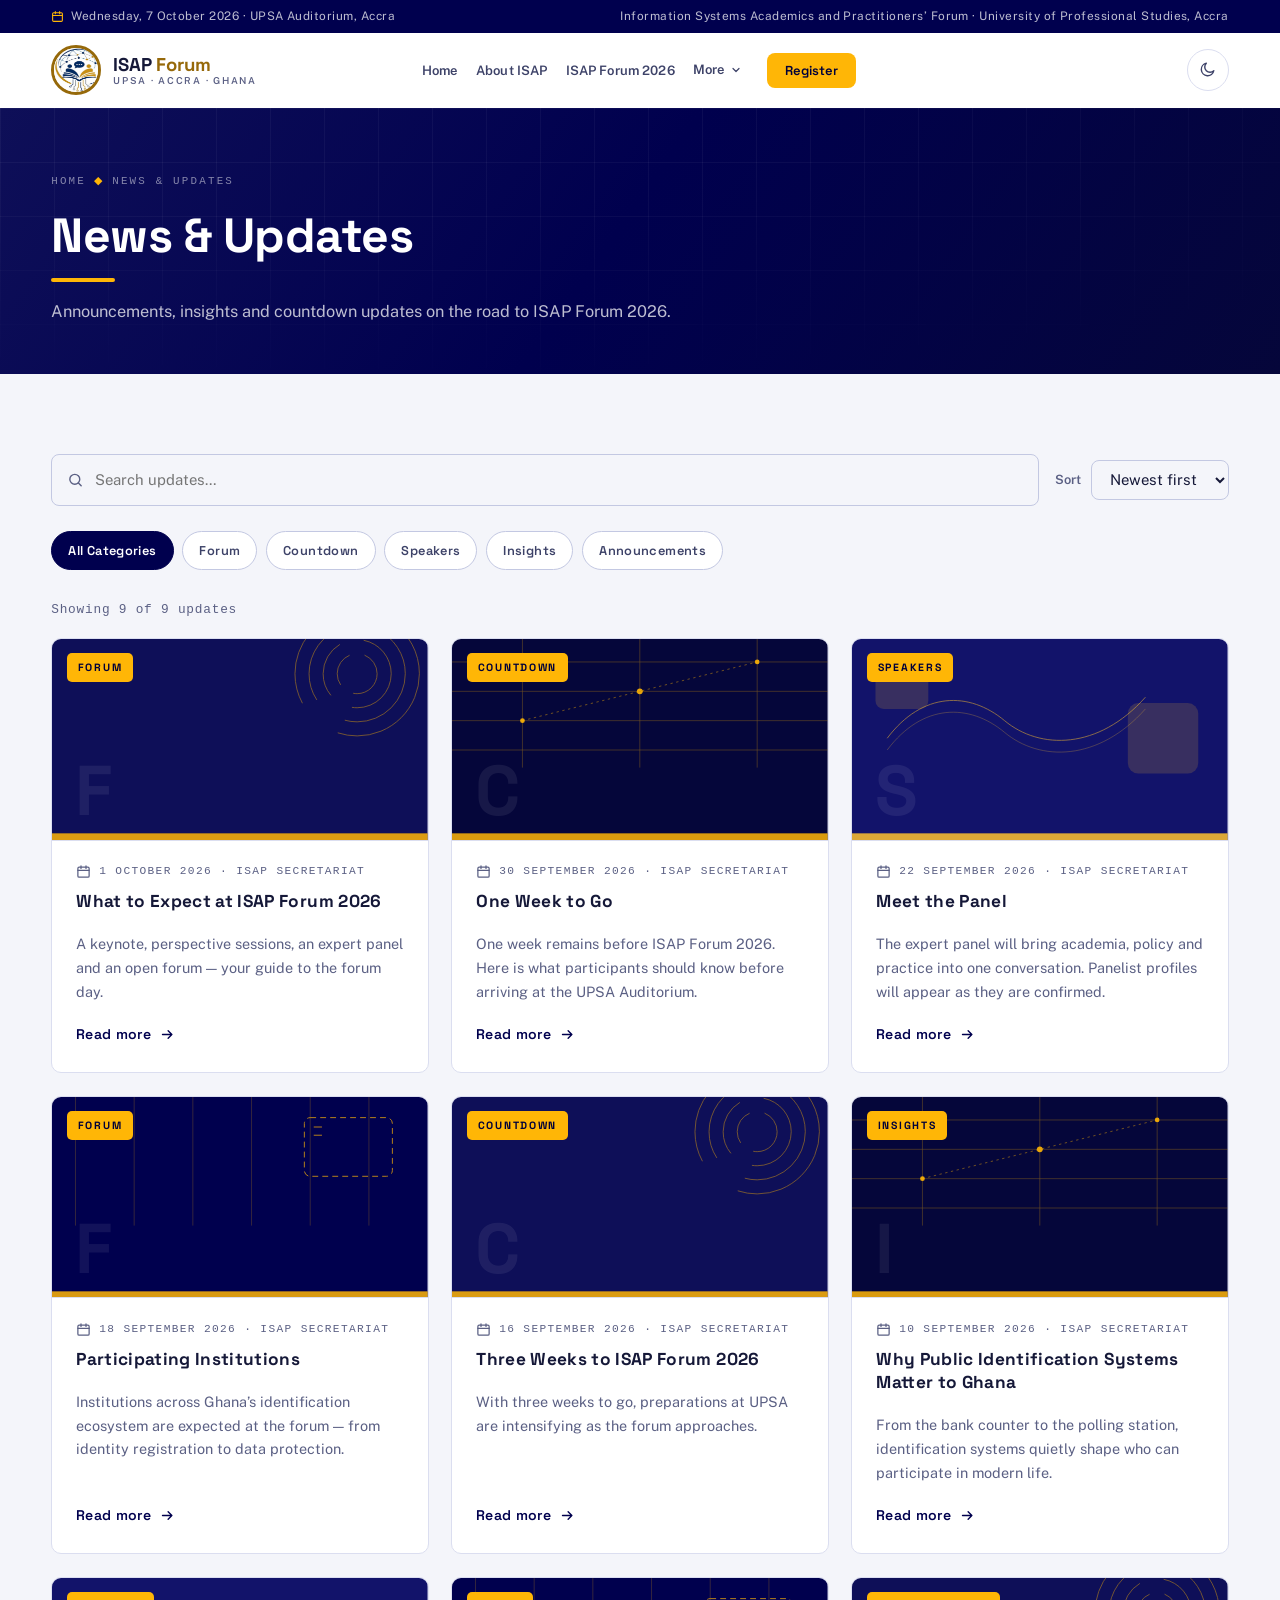
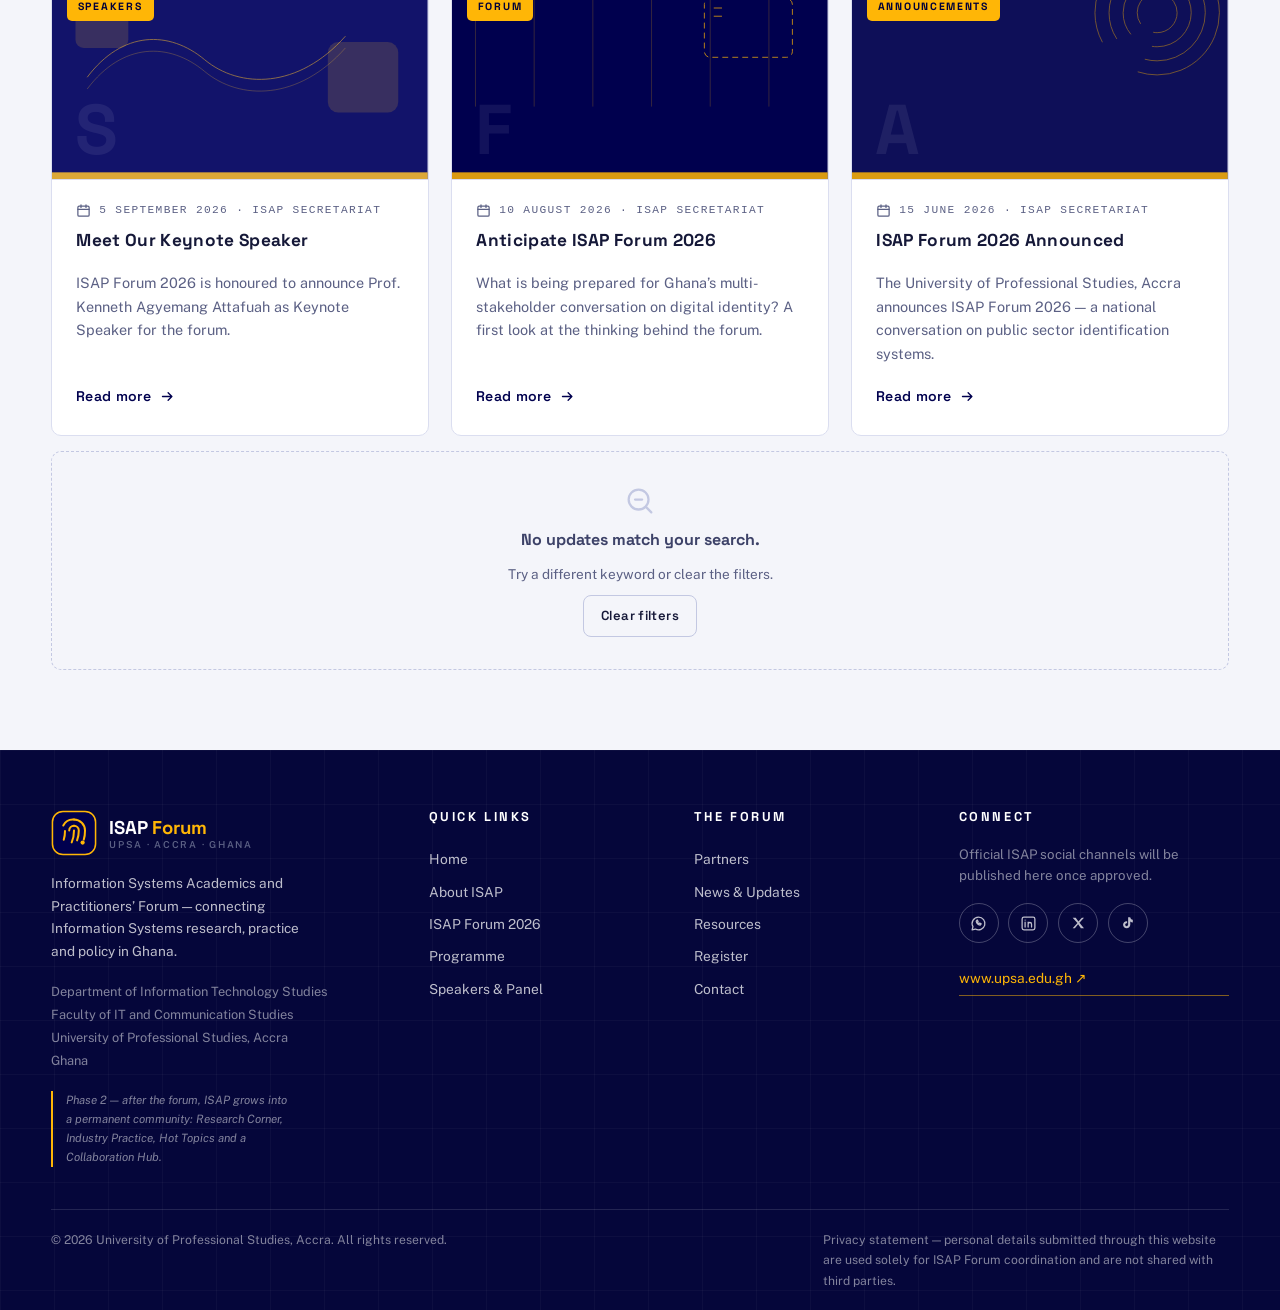
<file: news.html>
<!DOCTYPE html>
<html lang="en" data-theme="light">

<head>
  <!-- =====================================================================
  ISAP FORUM 2026 — Official Event Website (Frontend Prototype)
  Information Systems Academics and Practitioners' Forum
  University of Professional Studies, Accra (UPSA)
  ---------------------------------------------------------------------
  · Multi-page static site: HTML5 + CSS3 + Vanilla JS (no frameworks, no build step)
  · Shared assets:  style.css (design system) · main.js (CMS-ready data + behaviour)
  · This page:      news.html — News & Updates
  · News articles:  article.html?slug=<slug> — single-article view rendered
    from the ISAP_DATA store in main.js (CMS-ready). All renderers honour
    the `status` publication gate (invited / confirmed / published ·
    draft / approved / published); swap the data objects for API calls
    later without touching the renderers.
====================================================================== -->
  <meta charset="UTF-8">
  <meta name="viewport" content="width=device-width, initial-scale=1.0">
  <title>News & Updates | ISAP Forum 2026</title>
  <link rel="icon" type="image/x-icon" href="images/logo-icon.jpg">
  <meta name="description" content="Announcements, insights and countdown updates on the road to ISAP Forum 2026.">
  <meta name="robots" content="index, follow">
  <meta name="theme-color" content="#00004E">
  <!-- Canonical + social placeholders: replace domain with the production URL -->
  <link rel="canonical" href="https://isapforum.upsa.edu.gh/news.html">
  <meta property="og:type" content="website">
  <meta property="og:site_name" content="ISAP Forum · UPSA">
  <meta property="og:title" content="News & Updates | ISAP Forum 2026">
  <meta property="og:description"
    content="Announcements, insights and countdown updates on the road to ISAP Forum 2026.">
  <meta property="og:url" content="https://isapforum.upsa.edu.gh/news.html">
  <!-- og:image: replace with official campaign visual when available -->
  <meta property="og:image" content="https://isapforum.upsa.edu.gh/assets/images/isap-2026-og.png">
  <meta name="twitter:card" content="summary_large_image">
  <meta name="twitter:title" content="News & Updates | ISAP Forum 2026">
  <meta name="twitter:description"
    content="Announcements, insights and countdown updates on the road to ISAP Forum 2026.">
  <link rel="preconnect" href="https://fonts.googleapis.com">
  <link rel="preconnect" href="https://fonts.gstatic.com" crossorigin>
  <link
    href="https://fonts.googleapis.com/css2?family=Space+Grotesk:wght@500;600;700&family=Public+Sans:ital,wght@0,400;0,500;0,600;0,700;0,800;1,400;1,600&display=swap"
    rel="stylesheet">
  <script>
    /* Theme bootstrap — runs before paint to avoid flash (persists via localStorage) */
    (function () {
      try {
        var t = localStorage.getItem('isap-theme');
        if (t !== 'light' && t !== 'dark') {
          t = (window.matchMedia && window.matchMedia('(prefers-color-scheme: dark)').matches) ? 'dark' : 'light';
        }
        document.documentElement.setAttribute('data-theme', t);
      } catch (e) { document.documentElement.setAttribute('data-theme', 'light'); }
    })();
  </script>
  <link rel="stylesheet" href="style.css">
</head>

<body data-page="news">

  <a class="skip-link" href="#main">Skip to main content</a>

  <!-- ================= HEADER ================= -->
  <header class="site-header" id="siteHeader">
    <div class="topstrip">
      <div class="container topstrip-in">
        <span><svg width="13" height="13" viewBox="0 0 24 24" fill="none" stroke="currentColor" stroke-width="2"
            stroke-linecap="round">
            <rect x="3" y="5" width="18" height="16" rx="2" />
            <path d="M3 10h18M8 3v4M16 3v4" />
          </svg> Wednesday, 7 October 2026 · UPSA Auditorium, Accra</span>
        <span class="ts-right">Information Systems Academics and Practitioners’ Forum · University of Professional
          Studies, Accra</span>
      </div>
    </div>
    <div class="container header-inner">
      <a class="brand" href="index.html" aria-label="ISAP Forum — Home">
        <img class="brand-mark-img" src="images/logo-icon.jpg" alt="" aria-hidden="true">
        <span class="brand-text">
          <strong>ISAP <i>Forum</i></strong>
          <small>UPSA · Accra · Ghana</small>
        </span>
      </a>
      <nav class="main-nav" aria-label="Primary">
        <ul>
          <li><a class="nav-link" href="index.html" data-nav="home">Home</a></li>
          <li><a class="nav-link" href="about.html" data-nav="about">About ISAP</a></li>
          <li><a class="nav-link" href="forum.html" data-nav="forum">ISAP Forum 2026</a></li>
          <li class="nav-dropdown" id="navMore">
            <button class="nav-link nav-more" id="navMoreBtn" type="button" aria-haspopup="true" aria-expanded="false"
              aria-controls="navMoreMenu">
              More
              <svg class="chev" width="12" height="12" viewBox="0 0 24 24" fill="none" stroke="currentColor"
                stroke-width="2.4" stroke-linecap="round" stroke-linejoin="round" aria-hidden="true">
                <path d="M6 9l6 6 6-6" />
              </svg>
            </button>
            <ul class="nav-dropdown-menu" id="navMoreMenu" role="menu" aria-label="More pages">
              <li role="none"><a role="menuitem" class="dropdown-link" href="programme.html"
                  data-nav="programme">Programme</a></li>
              <li role="none"><a role="menuitem" class="dropdown-link" href="speakers.html" data-nav="speakers">Speakers
                  &amp; Panel</a></li>
              <li role="none"><a role="menuitem" class="dropdown-link" href="partners.html"
                  data-nav="partners">Partners</a></li>
              <li role="none"><a role="menuitem" class="active dropdown-link" href="news.html" data-nav="news">News
                  &amp; Updates</a></li>
              <li role="none"><a role="menuitem" class="dropdown-link" href="resources.html"
                  data-nav="resources">Resources</a></li>
              <li role="none"><a role="menuitem" class="dropdown-link" href="contact.html"
                  data-nav="contact">Contact</a></li>
            </ul>
          </li>
          <li><a class="nav-link is-cta" href="register.html" data-nav="register">Register</a></li>
        </ul>
      </nav>
      <ul style="margin: auto;"></ul>
      <div class="header-actions">
        <button class="icon-btn theme-toggle" id="themeToggle" type="button" aria-label="Switch to dark mode"
          aria-pressed="false">
          <svg class="ic-moon" width="19" height="19" viewBox="0 0 24 24" fill="none" stroke="currentColor"
            stroke-width="1.8" stroke-linecap="round" stroke-linejoin="round" aria-hidden="true">
            <path d="M20 13.5A8 8 0 1 1 10.5 4 6.5 6.5 0 0 0 20 13.5z" />
          </svg>
          <svg class="ic-sun" width="19" height="19" viewBox="0 0 24 24" fill="none" stroke="currentColor"
            stroke-width="1.8" stroke-linecap="round" aria-hidden="true">
            <circle cx="12" cy="12" r="4" />
            <path
              d="M12 2v2M12 20v2M2 12h2M20 12h2M4.9 4.9l1.4 1.4M17.7 17.7l1.4 1.4M4.9 19.1l1.4-1.4M17.7 6.3l1.4-1.4" />
          </svg>
        </button>
        <button class="icon-btn hamburger" id="hamburger" type="button" aria-label="Open menu" aria-expanded="false"
          aria-controls="mobileMenu">
          <span class="bars" aria-hidden="true"><span></span><span></span><span></span></span>
        </button>
      </div>
    </div>
  </header>

  <!-- ================= MOBILE MENU ================= -->
  <div class="mobile-menu" id="mobileMenu" aria-hidden="true">
    <div class="mm-top">
      <span class="brand">
        <img class="brand-mark-img" src="images/logo-icon.jpg" alt="" aria-hidden="true">
        <span class="brand-text"><strong style="color:#fff">ISAP <i
              style="color:#FFB606;font-style:normal">Forum</i></strong><small>UPSA · Accra · Ghana</small></span>
      </span>
      <button class="mm-close" id="mmClose" type="button" aria-label="Close menu">
        <svg width="18" height="18" viewBox="0 0 24 24" fill="none" stroke="currentColor" stroke-width="2"
          stroke-linecap="round" aria-hidden="true">
          <path d="M6 6l12 12M18 6L6 18" />
        </svg>
      </button>
    </div>
    <nav class="mm-nav" aria-label="Mobile">
      <a href="index.html" data-nav="home">Home <small>01</small></a>
      <a href="about.html" data-nav="about">About ISAP <small>02</small></a>
      <a href="forum.html" data-nav="forum">ISAP Forum 2026 <small>03</small></a>
      <a href="programme.html" data-nav="programme">Programme <small>04</small></a>
      <a href="speakers.html" data-nav="speakers">Speakers &amp; Panel <small>05</small></a>
      <a href="partners.html" data-nav="partners">Partners <small>06</small></a>
      <a class="active" href="news.html" data-nav="news">News &amp; Updates <small>07</small></a>
      <a href="resources.html" data-nav="resources">Resources <small>08</small></a>
      <a href="register.html" data-nav="register">Register <small>09</small></a>
      <a href="contact.html" data-nav="contact">Contact <small>10</small></a>
    </nav>
    <div class="mm-foot">
      <a class="btn btn-gold" href="register.html">Register for ISAP 2026
        <svg class="arr" width="16" height="16" viewBox="0 0 24 24" fill="none" stroke="currentColor" stroke-width="2.2"
          stroke-linecap="round" stroke-linejoin="round" aria-hidden="true">
          <path d="M4 12h15M13 6l6 6-6 6" />
        </svg>
      </a>
      <div class="mm-event">
        <span><svg width="14" height="14" viewBox="0 0 24 24" fill="none" stroke="currentColor" stroke-width="2"
            stroke-linecap="round" aria-hidden="true">
            <rect x="3" y="5" width="18" height="16" rx="2" />
            <path d="M3 10h18M8 3v4M16 3v4" />
          </svg> Wednesday, 7 October 2026</span>
        <span><svg width="14" height="14" viewBox="0 0 24 24" fill="none" stroke="currentColor" stroke-width="2"
            stroke-linecap="round" stroke-linejoin="round" aria-hidden="true">
            <path d="M12 21s-7-5.1-7-11a7 7 0 0 1 14 0c0 5.9-7 11-7 11z" />
            <circle cx="12" cy="10" r="2.5" />
          </svg> UPSA Auditorium, Accra</span>
      </div>
    </div>
  </div>

  <main id="main">
    <!-- ============================================================
     VIEW: NEWS & UPDATES
============================================================ -->
    <section class="view" id="view-news" aria-label="News and Updates">
      <div class="page-head">
        <div class="container">
          <p class="crumb"><a href="index.html">Home</a> <b>◆</b> News &amp; Updates</p>
          <h1>News &amp; Updates</h1>
          <p class="ph-lede">Announcements, insights and countdown updates on the road to ISAP Forum 2026.</p>
        </div>
      </div>

      <section class="section" aria-label="News listing">
        <div class="container">
          <div class="news-controls">
            <div class="search-wrap">
              <svg width="17" height="17" viewBox="0 0 24 24" fill="none" stroke="currentColor" stroke-width="2"
                stroke-linecap="round" aria-hidden="true">
                <circle cx="11" cy="11" r="7" />
                <path d="M20 20l-3.5-3.5" />
              </svg>
              <input class="input" type="search" id="newsSearch" placeholder="Search updates…"
                aria-label="Search news articles">
            </div>
            <div class="sort-wrap">
              <label for="newsSort">Sort</label>
              <select class="select" id="newsSort" aria-label="Sort news articles">
                <option value="newest">Newest first</option>
                <option value="oldest">Oldest first</option>
              </select>
            </div>
          </div>
          <div class="filter-row" id="newsCats" role="group" aria-label="Filter news by category">
            <!-- category chips injected --></div>
          <p class="results-info" id="newsCount" aria-live="polite"></p>
          <div class="grid grid-3" id="newsList" aria-live="polite"><!-- news cards injected --></div>
          <div class="empty-state" style="margin-top: 15px;" id="newsEmpty" hidden>
            <svg width="34" height="34" viewBox="0 0 24 24" fill="none" stroke="currentColor" stroke-width="1.6"
              stroke-linecap="round" aria-hidden="true">
              <circle cx="11" cy="11" r="7" />
              <path d="M20 20l-3.5-3.5M8.5 11h5" />
            </svg>
            <strong>No updates match your search.</strong>
            <span style="font-size:.85rem">Try a different keyword or clear the filters.</span>
            <button class="btn btn-outline btn-sm" id="newsClear" type="button">Clear filters</button>
          </div>
        </div>
      </section>
    </section>
  </main>

  <!-- ================= FOOTER ================= -->
  <footer class="site-footer">
    <div class="container">
      <div class="foot-grid">
        <div class="foot-brand">
          <span class="brand">
            <svg class="brand-mark" viewBox="0 0 48 48" width="46" height="46" aria-hidden="true">
              <rect x="1.5" y="1.5" width="45" height="45" rx="11" fill="#00004E" stroke="#FFB606" stroke-width="1.6" />
              <g fill="none" stroke="#FFB606" stroke-width="2.1" stroke-linecap="round">
                <path d="M24 10a11.5 11.5 0 0 1 11.5 11.5c0 3.6-.4 6.7-1.3 9.4" />
                <path d="M12.8 16.2A11.5 11.5 0 0 1 24 10" />
                <path d="M24 16.5a5 5 0 0 1 5 5c0 3.8-.6 7.2-1.8 10.2" />
                <path d="M19 21.5a5 5 0 0 1 5-5" />
                <path d="M24 21.5c0 4.6-.8 8.7-2.4 12.3" />
                <path d="M14.6 22c0 3.3-.4 6.3-1.3 9" />
              </g>
              <circle cx="33" cy="34" r="2.2" fill="#FFB606" />
            </svg>
            <span class="brand-text"><strong style="color:#fff">ISAP <i
                  style="color:#FFB606;font-style:normal">Forum</i></strong><small>UPSA · Accra · Ghana</small></span>
          </span>
          <p>Information Systems Academics and Practitioners’ Forum — connecting Information Systems research, practice
            and policy in Ghana.</p>
          <div class="addr">
            Department of Information Technology Studies<br>
            Faculty of IT and Communication Studies<br>
            University of Professional Studies, Accra<br>
            Ghana
          </div>
          <p class="phase2">Phase 2 — after the forum, ISAP grows into a permanent community: Research Corner, Industry
            Practice, Hot Topics and a Collaboration Hub.</p>
        </div>
        <div class="foot-col">
          <h4>Quick Links</h4>
          <a href="index.html">Home</a><a href="about.html">About ISAP</a><a href="forum.html">ISAP Forum 2026</a><a
            href="programme.html">Programme</a><a href="speakers.html">Speakers &amp; Panel</a>
        </div>
        <div class="foot-col">
          <h4>The Forum</h4>
          <a href="partners.html">Partners</a><a href="news.html">News &amp; Updates</a><a
            href="resources.html">Resources</a><a href="register.html">Register</a><a href="contact.html">Contact</a>
        </div>
        <div class="foot-col">
          <h4>Connect</h4>
          <p style="font-size:.83rem;color:var(--on-navy-3)">Official ISAP social channels will be published here once
            approved.</p>
          <div class="foot-social">
            <a href="https://whatsapp.com/channel/0029VapJtFc60eBjgcA69Y19" target="_blank" rel="noopener"
              aria-label="WhatsApp" title="WhatsApp"><svg width="17" height="17" viewBox="0 0 24 24" fill="none"
                stroke="currentColor" stroke-width="1.8" stroke-linecap="round" stroke-linejoin="round"
                aria-hidden="true">
                <path d="M12 3a9 9 0 0 0-7.8 13.5L3 21l4.6-1.2A9 9 0 1 0 12 3z" />
                <path d="M8.8 8.7c.4 2.6 3 5.2 5.6 5.6l1.4-1.7-2.1-1.2-1 .8c-.8-.4-1.6-1.2-2-2l.8-1-1.2-2.1-1.5 1.6z" />
              </svg></a>
            <a href="https://www.linkedin.com/in/isap-forum" target="_blank" rel="noopener" aria-label="LinkedIn"
              title="LinkedIn"><svg width="17" height="17" viewBox="0 0 24 24" fill="none" stroke="currentColor"
                stroke-width="1.8" stroke-linecap="round" stroke-linejoin="round" aria-hidden="true">
                <rect x="3" y="3" width="18" height="18" rx="2.5" />
                <path d="M7.2 10.2V17M7.2 7.2v.01M11.5 17v-4a2.4 2.4 0 0 1 4.8 0v4M11.5 10.2v1.6" />
              </svg></a>
            <a href="https://x.com/itsaupsa?s=1" target="_blank" rel="noopener" aria-label="X" title="X"><svg width="16"
                height="16" viewBox="0 0 24 24" fill="currentColor" aria-hidden="true">
                <path d="M4 4h4.6l4 5.7L17.8 4H21l-6.9 7.6L21 20h-4.6l-4.2-6-4.9 6H4l7.2-8L4 4z" />
              </svg></a>
            <a href="https://www.tiktok.com/@itsa.upsa?_t=ZM-904lYQzwJrf&_r=1" target="_blank" rel="noopener"
              aria-label="TikTok" title="TikTok"><svg width="16" height="16" viewBox="0 0 24 24" fill="currentColor"
                aria-hidden="true">
                <path
                  d="M19.3 7.2c-1.3-.1-2.5-.8-3.2-1.9-.4-.6-.6-1.3-.7-2.1h-3.2v11.2c0 1.3-.9 2.3-2.2 2.3-1.2 0-2.2-.9-2.2-2.1s1-2.1 2.2-2.1c.2 0 .5 0 .7.1v-3.2c-.2 0-.5-.1-.7-.1-3 0-5.4 2.4-5.4 5.3s2.4 5.3 5.4 5.3c3 0 5.4-2.4 5.4-5.3V9.8c1.1.8 2.4 1.3 3.8 1.3V7.2h-.1z" />
              </svg></a>
          </div>
          <p style="font-size:.8rem;margin-top:1.2rem"><a href="https://www.upsa.edu.gh" target="_blank" rel="noopener"
              style="color:var(--gold);border-bottom:1px solid rgba(255,182,6,.5)">www.upsa.edu.gh ↗</a></p>
        </div>
      </div>
      <div class="foot-bottom">
        <span>© 2026 University of Professional Studies, Accra. All rights reserved.</span>
        <span class="privacy">Privacy statement — personal details submitted through this website are used solely for
          ISAP Forum coordination and are not shared with third parties.</span>
      </div>
    </div>
  </footer>

  <button class="back-top" id="backTop" type="button" aria-label="Back to top">
    <svg width="18" height="18" viewBox="0 0 24 24" fill="none" stroke="currentColor" stroke-width="2.4"
      stroke-linecap="round" stroke-linejoin="round" aria-hidden="true">
      <path d="M12 19V5M6 11l6-6 6 6" />
    </svg>
  </button>
  <div class="toast" id="toast" role="status" aria-live="polite"></div>

  <script src="main.js"></script>
</body>

</html>
</file>
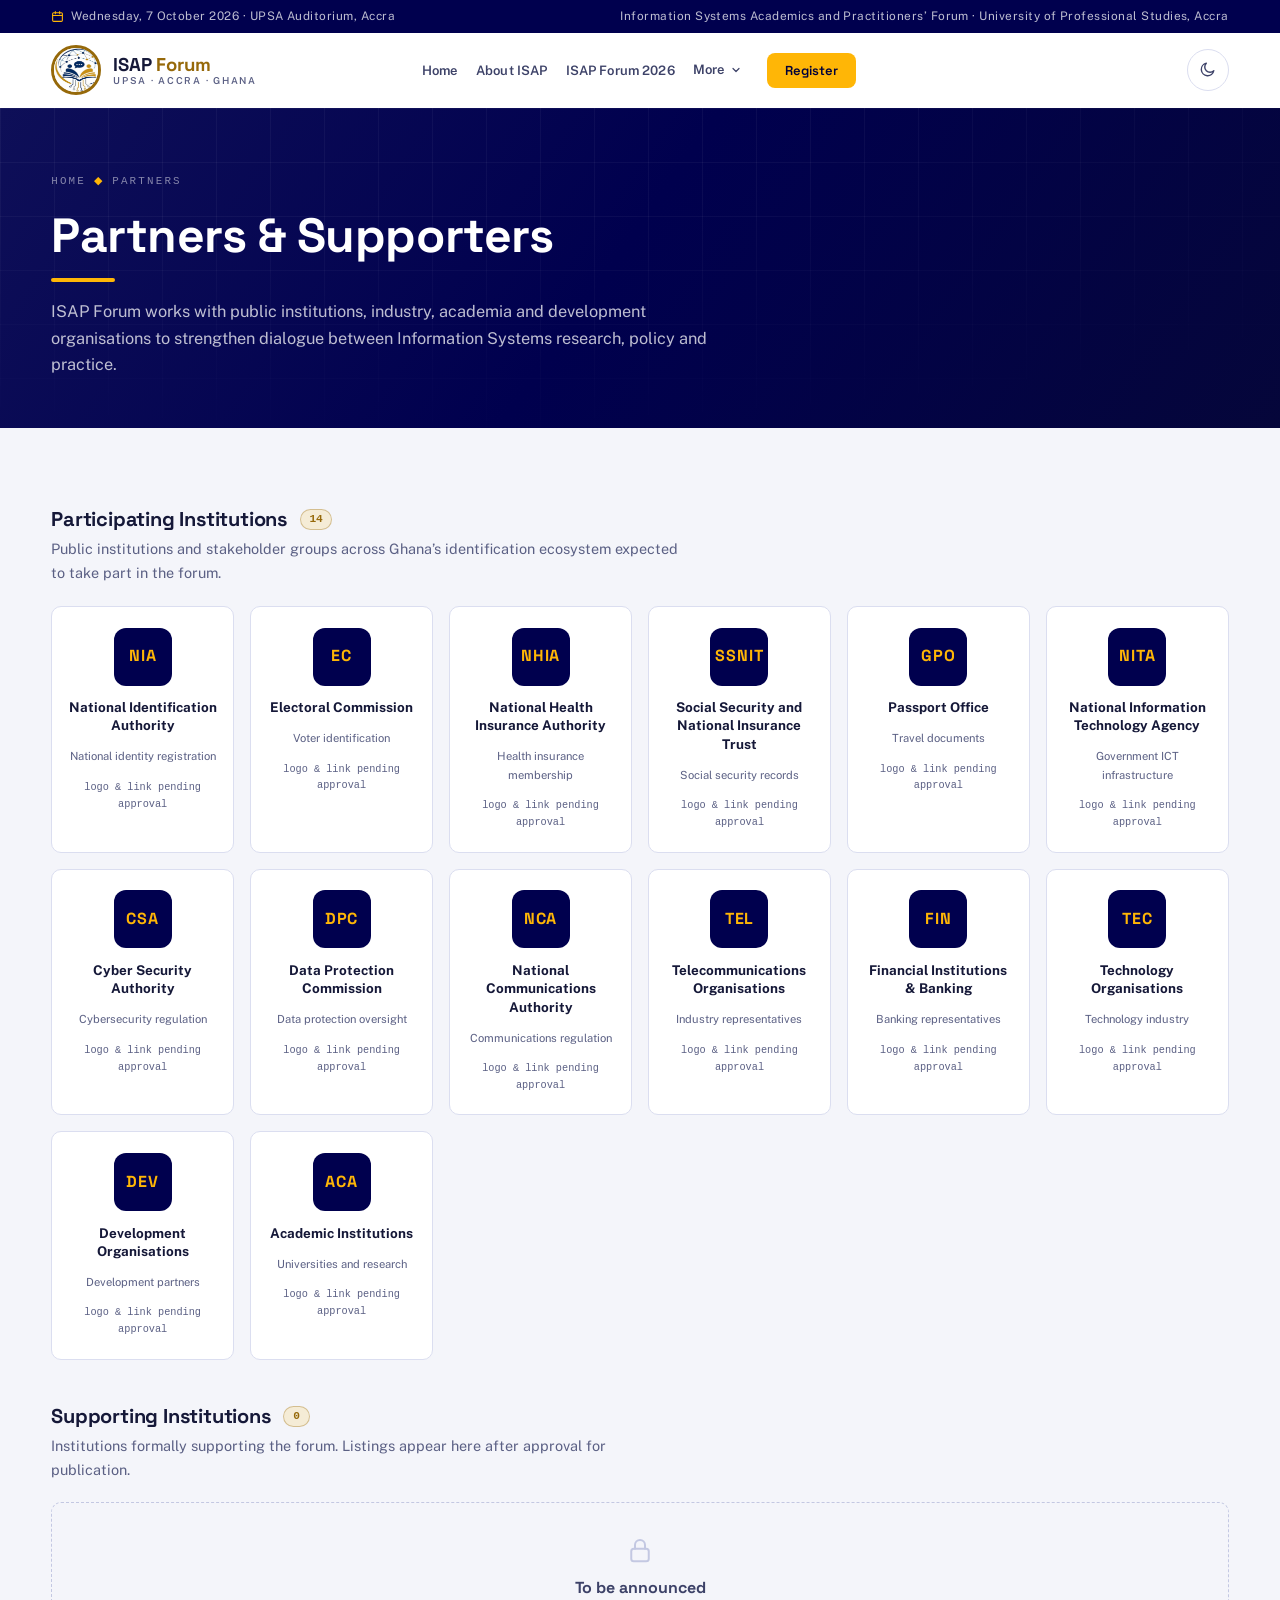
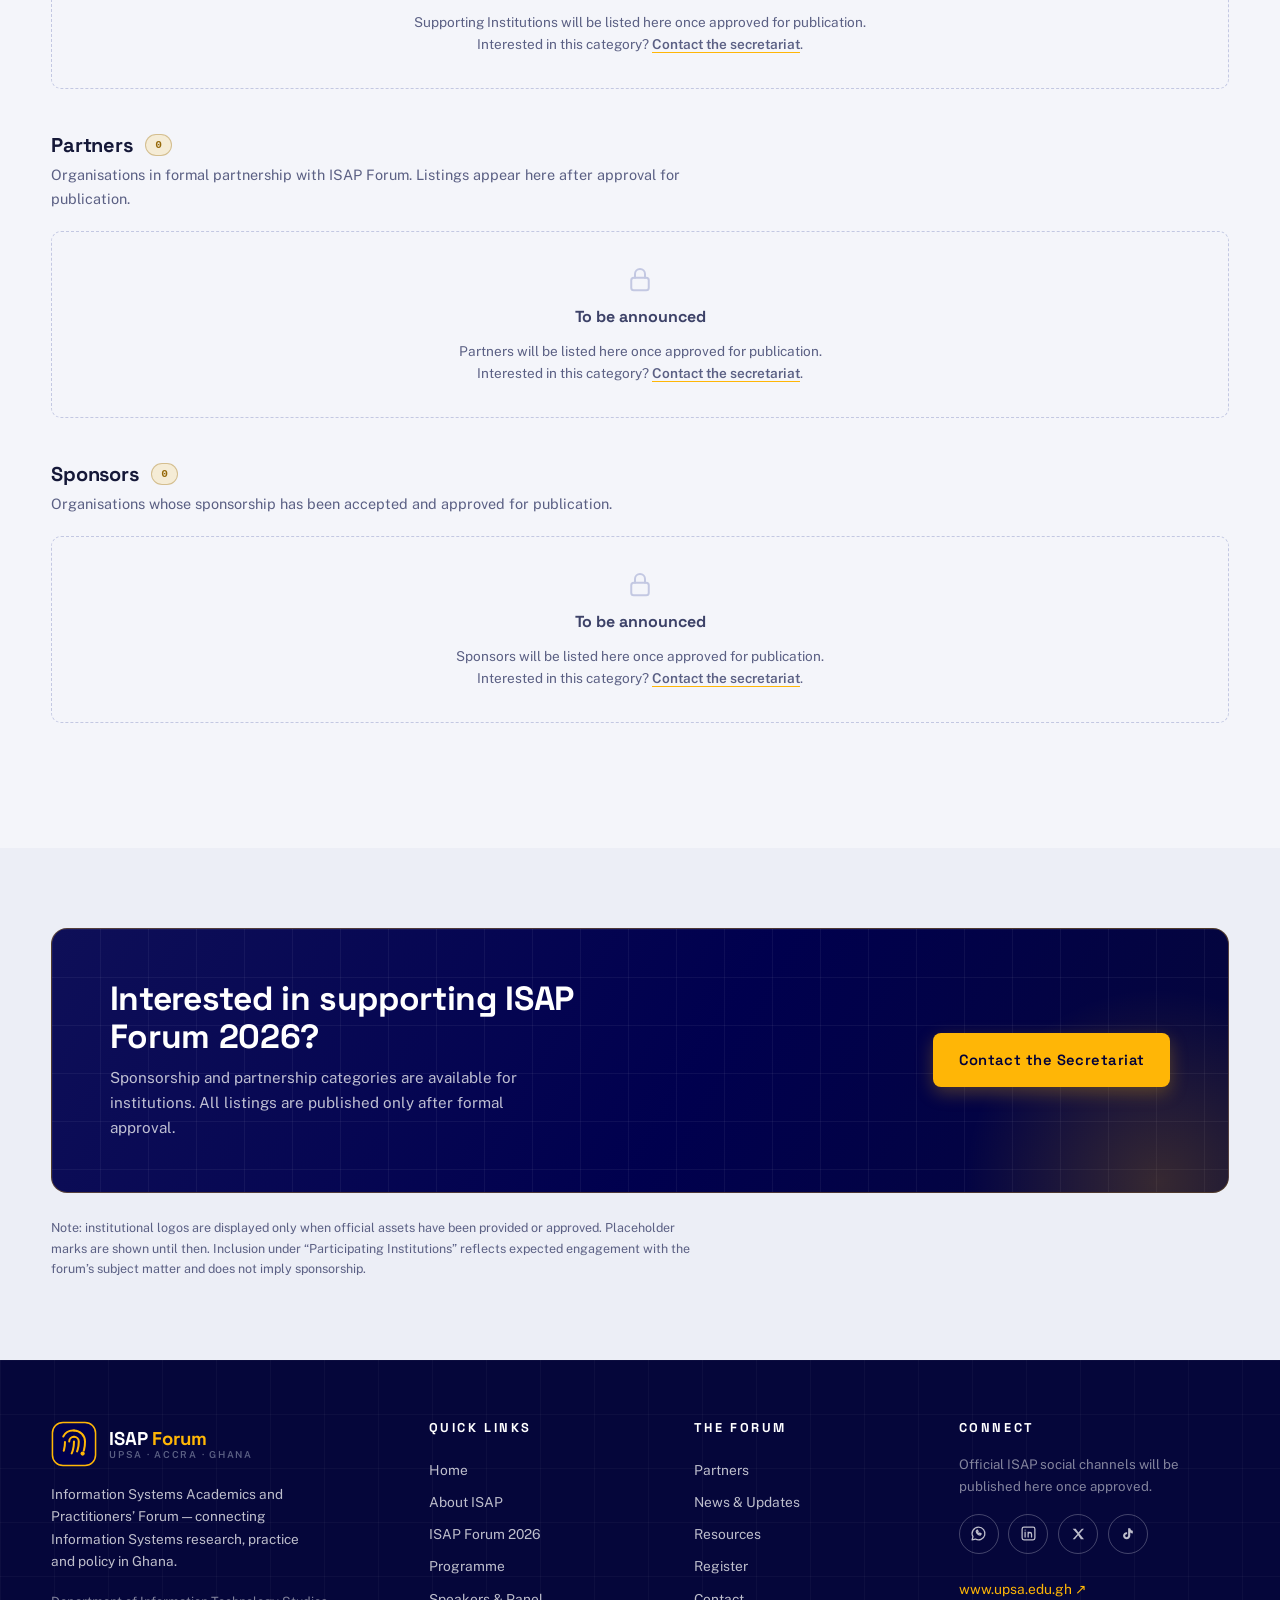
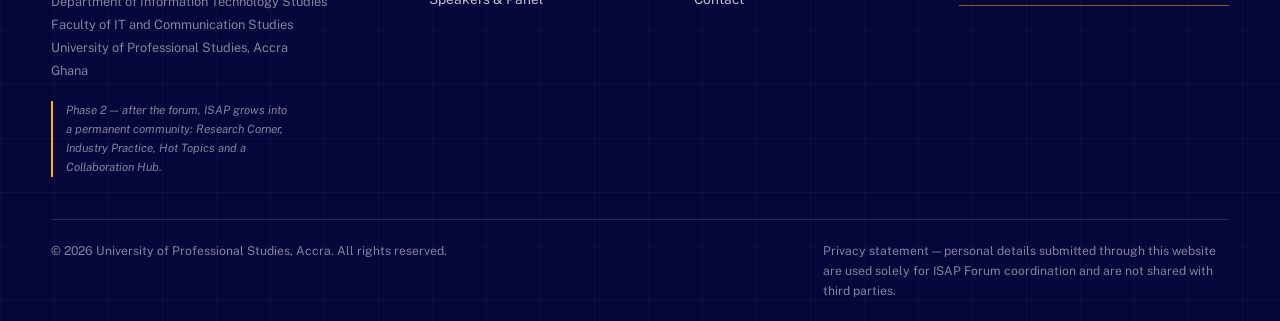
<file: partners.html>
<!DOCTYPE html>
<html lang="en" data-theme="light">

<head>
  <!-- =====================================================================
  ISAP FORUM 2026 — Official Event Website (Frontend Prototype)
  Information Systems Academics and Practitioners' Forum
  University of Professional Studies, Accra (UPSA)
  ---------------------------------------------------------------------
  · Multi-page static site: HTML5 + CSS3 + Vanilla JS (no frameworks, no build step)
  · Shared assets:  style.css (design system) · main.js (CMS-ready data + behaviour)
  · This page:      partners.html — Partners & Supporters
  · News articles:  article.html?slug=<slug> — single-article view rendered
    from the ISAP_DATA store in main.js (CMS-ready). All renderers honour
    the `status` publication gate (invited / confirmed / published ·
    draft / approved / published); swap the data objects for API calls
    later without touching the renderers.
====================================================================== -->
  <meta charset="UTF-8">
  <meta name="viewport" content="width=device-width, initial-scale=1.0">
  <title>Partners & Supporters | ISAP Forum 2026</title>
  <link rel="icon" type="image/x-icon" href="images/logo-icon.jpg">
  <meta name="description"
    content="Participating institutions, supporting institutions, partners and sponsors of ISAP Forum 2026 at UPSA.">
  <meta name="robots" content="index, follow">
  <meta name="theme-color" content="#00004E">
  <!-- Canonical + social placeholders: replace domain with the production URL -->
  <link rel="canonical" href="https://isapforum.upsa.edu.gh/partners.html">
  <meta property="og:type" content="website">
  <meta property="og:site_name" content="ISAP Forum · UPSA">
  <meta property="og:title" content="Partners & Supporters | ISAP Forum 2026">
  <meta property="og:description"
    content="Participating institutions, supporting institutions, partners and sponsors of ISAP Forum 2026 at UPSA.">
  <meta property="og:url" content="https://isapforum.upsa.edu.gh/partners.html">
  <!-- og:image: replace with official campaign visual when available -->
  <meta property="og:image" content="https://isapforum.upsa.edu.gh/assets/images/isap-2026-og.png">
  <meta name="twitter:card" content="summary_large_image">
  <meta name="twitter:title" content="Partners & Supporters | ISAP Forum 2026">
  <meta name="twitter:description"
    content="Participating institutions, supporting institutions, partners and sponsors of ISAP Forum 2026 at UPSA.">
  <link rel="preconnect" href="https://fonts.googleapis.com">
  <link rel="preconnect" href="https://fonts.gstatic.com" crossorigin>
  <link
    href="https://fonts.googleapis.com/css2?family=Space+Grotesk:wght@500;600;700&family=Public+Sans:ital,wght@0,400;0,500;0,600;0,700;0,800;1,400;1,600&display=swap"
    rel="stylesheet">
  <script>
    /* Theme bootstrap — runs before paint to avoid flash (persists via localStorage) */
    (function () {
      try {
        var t = localStorage.getItem('isap-theme');
        if (t !== 'light' && t !== 'dark') {
          t = (window.matchMedia && window.matchMedia('(prefers-color-scheme: dark)').matches) ? 'dark' : 'light';
        }
        document.documentElement.setAttribute('data-theme', t);
      } catch (e) { document.documentElement.setAttribute('data-theme', 'light'); }
    })();
  </script>
  <link rel="stylesheet" href="style.css">
</head>

<body data-page="partners">

  <a class="skip-link" href="#main">Skip to main content</a>

  <!-- ================= HEADER ================= -->
  <header class="site-header" id="siteHeader">
    <div class="topstrip">
      <div class="container topstrip-in">
        <span><svg width="13" height="13" viewBox="0 0 24 24" fill="none" stroke="currentColor" stroke-width="2"
            stroke-linecap="round">
            <rect x="3" y="5" width="18" height="16" rx="2" />
            <path d="M3 10h18M8 3v4M16 3v4" />
          </svg> Wednesday, 7 October 2026 · UPSA Auditorium, Accra</span>
        <span class="ts-right">Information Systems Academics and Practitioners’ Forum · University of Professional
          Studies, Accra</span>
      </div>
    </div>
    <div class="container header-inner">
      <a class="brand" href="index.html" aria-label="ISAP Forum — Home">
        <img class="brand-mark-img" src="images/logo-icon.jpg" alt="" aria-hidden="true">
        <span class="brand-text">
          <strong>ISAP <i>Forum</i></strong>
          <small>UPSA · Accra · Ghana</small>
        </span>
      </a>
      <nav class="main-nav" aria-label="Primary">
        <ul>
          <li><a class="nav-link" href="index.html" data-nav="home">Home</a></li>
          <li><a class="nav-link" href="about.html" data-nav="about">About ISAP</a></li>
          <li><a class="nav-link" href="forum.html" data-nav="forum">ISAP Forum 2026</a></li>
          <li class="nav-dropdown" id="navMore">
            <button class="nav-link nav-more" id="navMoreBtn" type="button" aria-haspopup="true" aria-expanded="false"
              aria-controls="navMoreMenu">
              More
              <svg class="chev" width="12" height="12" viewBox="0 0 24 24" fill="none" stroke="currentColor"
                stroke-width="2.4" stroke-linecap="round" stroke-linejoin="round" aria-hidden="true">
                <path d="M6 9l6 6 6-6" />
              </svg>
            </button>
            <ul class="nav-dropdown-menu" id="navMoreMenu" role="menu" aria-label="More pages">
              <li role="none"><a role="menuitem" class="dropdown-link" href="programme.html"
                  data-nav="programme">Programme</a></li>
              <li role="none"><a role="menuitem" class="dropdown-link" href="speakers.html" data-nav="speakers">Speakers
                  &amp; Panel</a></li>
              <li role="none"><a role="menuitem" class="active dropdown-link" href="partners.html"
                  data-nav="partners">Partners</a></li>
              <li role="none"><a role="menuitem" class="dropdown-link" href="news.html" data-nav="news">News &amp;
                  Updates</a></li>
              <li role="none"><a role="menuitem" class="dropdown-link" href="resources.html"
                  data-nav="resources">Resources</a></li>
              <li role="none"><a role="menuitem" class="dropdown-link" href="contact.html"
                  data-nav="contact">Contact</a></li>
            </ul>
          </li>
          <li><a class="nav-link is-cta" href="register.html" data-nav="register">Register</a></li>
        </ul>
      </nav>
      <ul style="margin: auto;"></ul>
      <div class="header-actions">
        <button class="icon-btn theme-toggle" id="themeToggle" type="button" aria-label="Switch to dark mode"
          aria-pressed="false">
          <svg class="ic-moon" width="19" height="19" viewBox="0 0 24 24" fill="none" stroke="currentColor"
            stroke-width="1.8" stroke-linecap="round" stroke-linejoin="round" aria-hidden="true">
            <path d="M20 13.5A8 8 0 1 1 10.5 4 6.5 6.5 0 0 0 20 13.5z" />
          </svg>
          <svg class="ic-sun" width="19" height="19" viewBox="0 0 24 24" fill="none" stroke="currentColor"
            stroke-width="1.8" stroke-linecap="round" aria-hidden="true">
            <circle cx="12" cy="12" r="4" />
            <path
              d="M12 2v2M12 20v2M2 12h2M20 12h2M4.9 4.9l1.4 1.4M17.7 17.7l1.4 1.4M4.9 19.1l1.4-1.4M17.7 6.3l1.4-1.4" />
          </svg>
        </button>
        <button class="icon-btn hamburger" id="hamburger" type="button" aria-label="Open menu" aria-expanded="false"
          aria-controls="mobileMenu">
          <span class="bars" aria-hidden="true"><span></span><span></span><span></span></span>
        </button>
      </div>
    </div>
  </header>

  <!-- ================= MOBILE MENU ================= -->
  <div class="mobile-menu" id="mobileMenu" aria-hidden="true">
    <div class="mm-top">
      <span class="brand">
        <img class="brand-mark-img" src="images/logo-icon.jpg" alt="" aria-hidden="true">
        <span class="brand-text"><strong style="color:#fff">ISAP <i
              style="color:#FFB606;font-style:normal">Forum</i></strong><small>UPSA · Accra · Ghana</small></span>
      </span>
      <button class="mm-close" id="mmClose" type="button" aria-label="Close menu">
        <svg width="18" height="18" viewBox="0 0 24 24" fill="none" stroke="currentColor" stroke-width="2"
          stroke-linecap="round" aria-hidden="true">
          <path d="M6 6l12 12M18 6L6 18" />
        </svg>
      </button>
    </div>
    <nav class="mm-nav" aria-label="Mobile">
      <a href="index.html" data-nav="home">Home <small>01</small></a>
      <a href="about.html" data-nav="about">About ISAP <small>02</small></a>
      <a href="forum.html" data-nav="forum">ISAP Forum 2026 <small>03</small></a>
      <a href="programme.html" data-nav="programme">Programme <small>04</small></a>
      <a href="speakers.html" data-nav="speakers">Speakers &amp; Panel <small>05</small></a>
      <a class="active" href="partners.html" data-nav="partners">Partners <small>06</small></a>
      <a href="news.html" data-nav="news">News &amp; Updates <small>07</small></a>
      <a href="resources.html" data-nav="resources">Resources <small>08</small></a>
      <a href="register.html" data-nav="register">Register <small>09</small></a>
      <a href="contact.html" data-nav="contact">Contact <small>10</small></a>
    </nav>
    <div class="mm-foot">
      <a class="btn btn-gold" href="register.html">Register for ISAP 2026
        <svg class="arr" width="16" height="16" viewBox="0 0 24 24" fill="none" stroke="currentColor" stroke-width="2.2"
          stroke-linecap="round" stroke-linejoin="round" aria-hidden="true">
          <path d="M4 12h15M13 6l6 6-6 6" />
        </svg>
      </a>
      <div class="mm-event">
        <span><svg width="14" height="14" viewBox="0 0 24 24" fill="none" stroke="currentColor" stroke-width="2"
            stroke-linecap="round" aria-hidden="true">
            <rect x="3" y="5" width="18" height="16" rx="2" />
            <path d="M3 10h18M8 3v4M16 3v4" />
          </svg> Wednesday, 7 October 2026</span>
        <span><svg width="14" height="14" viewBox="0 0 24 24" fill="none" stroke="currentColor" stroke-width="2"
            stroke-linecap="round" stroke-linejoin="round" aria-hidden="true">
            <path d="M12 21s-7-5.1-7-11a7 7 0 0 1 14 0c0 5.9-7 11-7 11z" />
            <circle cx="12" cy="10" r="2.5" />
          </svg> UPSA Auditorium, Accra</span>
      </div>
    </div>
  </div>

  <main id="main">
    <!-- ============================================================
     VIEW: PARTNERS
============================================================ -->
    <section class="view" id="view-partners" aria-label="Partners">
      <div class="page-head">
        <div class="container">
          <p class="crumb"><a href="index.html">Home</a> <b>◆</b> Partners</p>
          <h1>Partners &amp; Supporters</h1>
          <p class="ph-lede">ISAP Forum works with public institutions, industry, academia and development organisations
            to strengthen dialogue between Information Systems research, policy and practice.</p>
        </div>
      </div>

      <section class="section" aria-label="Partner categories">
        <div class="container" id="partnersList"><!-- partner category groups injected --></div>
      </section>

      <section class="section section--tint" aria-label="Become a partner">
        <div class="container">
          <div class="cta-banner reveal">
            <div>
              <h2>Interested in supporting ISAP Forum 2026?</h2>
              <p>Sponsorship and partnership categories are available for institutions. All listings are published only
                after formal approval.</p>
            </div>
            <div class="cta-actions"><a class="btn btn-gold" href="contact.html">Contact the Secretariat</a></div>
          </div>
          <p style="margin-top:1.6rem;font-size:.78rem;color:var(--muted);max-width:80ch">Note: institutional logos are
            displayed only when official assets have been provided or approved. Placeholder marks are shown until then.
            Inclusion under “Participating Institutions” reflects expected engagement with the forum’s subject matter
            and does not imply sponsorship.</p>
        </div>
      </section>
    </section>
  </main>

  <!-- ================= FOOTER ================= -->
  <footer class="site-footer">
    <div class="container">
      <div class="foot-grid">
        <div class="foot-brand">
          <span class="brand">
            <svg class="brand-mark" viewBox="0 0 48 48" width="46" height="46" aria-hidden="true">
              <rect x="1.5" y="1.5" width="45" height="45" rx="11" fill="#00004E" stroke="#FFB606" stroke-width="1.6" />
              <g fill="none" stroke="#FFB606" stroke-width="2.1" stroke-linecap="round">
                <path d="M24 10a11.5 11.5 0 0 1 11.5 11.5c0 3.6-.4 6.7-1.3 9.4" />
                <path d="M12.8 16.2A11.5 11.5 0 0 1 24 10" />
                <path d="M24 16.5a5 5 0 0 1 5 5c0 3.8-.6 7.2-1.8 10.2" />
                <path d="M19 21.5a5 5 0 0 1 5-5" />
                <path d="M24 21.5c0 4.6-.8 8.7-2.4 12.3" />
                <path d="M14.6 22c0 3.3-.4 6.3-1.3 9" />
              </g>
              <circle cx="33" cy="34" r="2.2" fill="#FFB606" />
            </svg>
            <span class="brand-text"><strong style="color:#fff">ISAP <i
                  style="color:#FFB606;font-style:normal">Forum</i></strong><small>UPSA · Accra · Ghana</small></span>
          </span>
          <p>Information Systems Academics and Practitioners’ Forum — connecting Information Systems research, practice
            and policy in Ghana.</p>
          <div class="addr">
            Department of Information Technology Studies<br>
            Faculty of IT and Communication Studies<br>
            University of Professional Studies, Accra<br>
            Ghana
          </div>
          <p class="phase2">Phase 2 — after the forum, ISAP grows into a permanent community: Research Corner, Industry
            Practice, Hot Topics and a Collaboration Hub.</p>
        </div>
        <div class="foot-col">
          <h4>Quick Links</h4>
          <a href="index.html">Home</a><a href="about.html">About ISAP</a><a href="forum.html">ISAP Forum 2026</a><a
            href="programme.html">Programme</a><a href="speakers.html">Speakers &amp; Panel</a>
        </div>
        <div class="foot-col">
          <h4>The Forum</h4>
          <a href="partners.html">Partners</a><a href="news.html">News &amp; Updates</a><a
            href="resources.html">Resources</a><a href="register.html">Register</a><a href="contact.html">Contact</a>
        </div>
        <div class="foot-col">
          <h4>Connect</h4>
          <p style="font-size:.83rem;color:var(--on-navy-3)">Official ISAP social channels will be published here once
            approved.</p>
          <div class="foot-social">
            <a href="https://whatsapp.com/channel/0029VapJtFc60eBjgcA69Y19" target="_blank" rel="noopener"
              aria-label="WhatsApp" title="WhatsApp"><svg width="17" height="17" viewBox="0 0 24 24" fill="none"
                stroke="currentColor" stroke-width="1.8" stroke-linecap="round" stroke-linejoin="round"
                aria-hidden="true">
                <path d="M12 3a9 9 0 0 0-7.8 13.5L3 21l4.6-1.2A9 9 0 1 0 12 3z" />
                <path d="M8.8 8.7c.4 2.6 3 5.2 5.6 5.6l1.4-1.7-2.1-1.2-1 .8c-.8-.4-1.6-1.2-2-2l.8-1-1.2-2.1-1.5 1.6z" />
              </svg></a>
            <a href="https://www.linkedin.com/in/isap-forum" target="_blank" rel="noopener" aria-label="LinkedIn"
              title="LinkedIn"><svg width="17" height="17" viewBox="0 0 24 24" fill="none" stroke="currentColor"
                stroke-width="1.8" stroke-linecap="round" stroke-linejoin="round" aria-hidden="true">
                <rect x="3" y="3" width="18" height="18" rx="2.5" />
                <path d="M7.2 10.2V17M7.2 7.2v.01M11.5 17v-4a2.4 2.4 0 0 1 4.8 0v4M11.5 10.2v1.6" />
              </svg></a>
            <a href="https://x.com/itsaupsa?s=1" target="_blank" rel="noopener" aria-label="X" title="X"><svg width="16"
                height="16" viewBox="0 0 24 24" fill="currentColor" aria-hidden="true">
                <path d="M4 4h4.6l4 5.7L17.8 4H21l-6.9 7.6L21 20h-4.6l-4.2-6-4.9 6H4l7.2-8L4 4z" />
              </svg></a>
            <a href="https://www.tiktok.com/@itsa.upsa?_t=ZM-904lYQzwJrf&_r=1" target="_blank" rel="noopener"
              aria-label="TikTok" title="TikTok"><svg width="16" height="16" viewBox="0 0 24 24" fill="currentColor"
                aria-hidden="true">
                <path
                  d="M19.3 7.2c-1.3-.1-2.5-.8-3.2-1.9-.4-.6-.6-1.3-.7-2.1h-3.2v11.2c0 1.3-.9 2.3-2.2 2.3-1.2 0-2.2-.9-2.2-2.1s1-2.1 2.2-2.1c.2 0 .5 0 .7.1v-3.2c-.2 0-.5-.1-.7-.1-3 0-5.4 2.4-5.4 5.3s2.4 5.3 5.4 5.3c3 0 5.4-2.4 5.4-5.3V9.8c1.1.8 2.4 1.3 3.8 1.3V7.2h-.1z" />
              </svg></a>
          </div>
          <p style="font-size:.8rem;margin-top:1.2rem"><a href="https://www.upsa.edu.gh" target="_blank" rel="noopener"
              style="color:var(--gold);border-bottom:1px solid rgba(255,182,6,.5)">www.upsa.edu.gh ↗</a></p>
        </div>
      </div>
      <div class="foot-bottom">
        <span>© 2026 University of Professional Studies, Accra. All rights reserved.</span>
        <span class="privacy">Privacy statement — personal details submitted through this website are used solely for
          ISAP Forum coordination and are not shared with third parties.</span>
      </div>
    </div>
  </footer>

  <button class="back-top" id="backTop" type="button" aria-label="Back to top">
    <svg width="18" height="18" viewBox="0 0 24 24" fill="none" stroke="currentColor" stroke-width="2.4"
      stroke-linecap="round" stroke-linejoin="round" aria-hidden="true">
      <path d="M12 19V5M6 11l6-6 6 6" />
    </svg>
  </button>
  <div class="toast" id="toast" role="status" aria-live="polite"></div>

  <script src="main.js"></script>
</body>

</html>
</file>
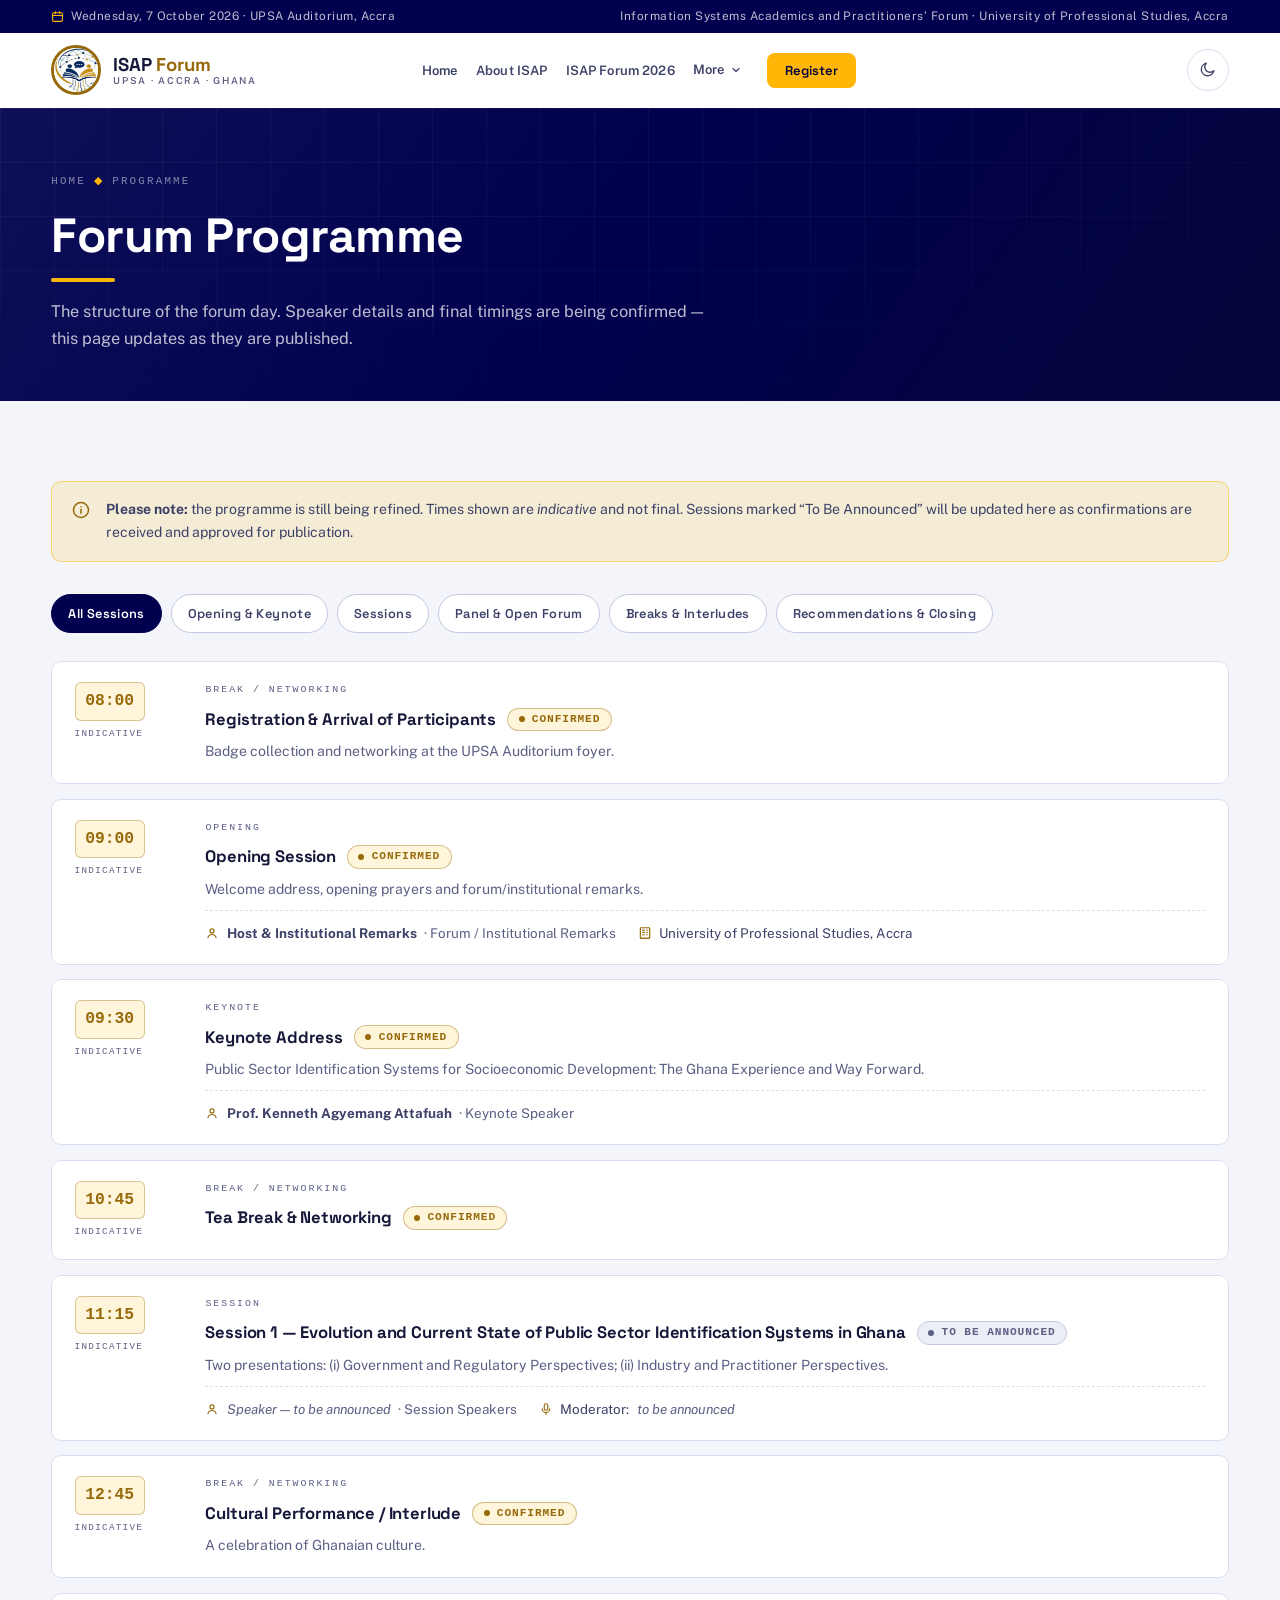
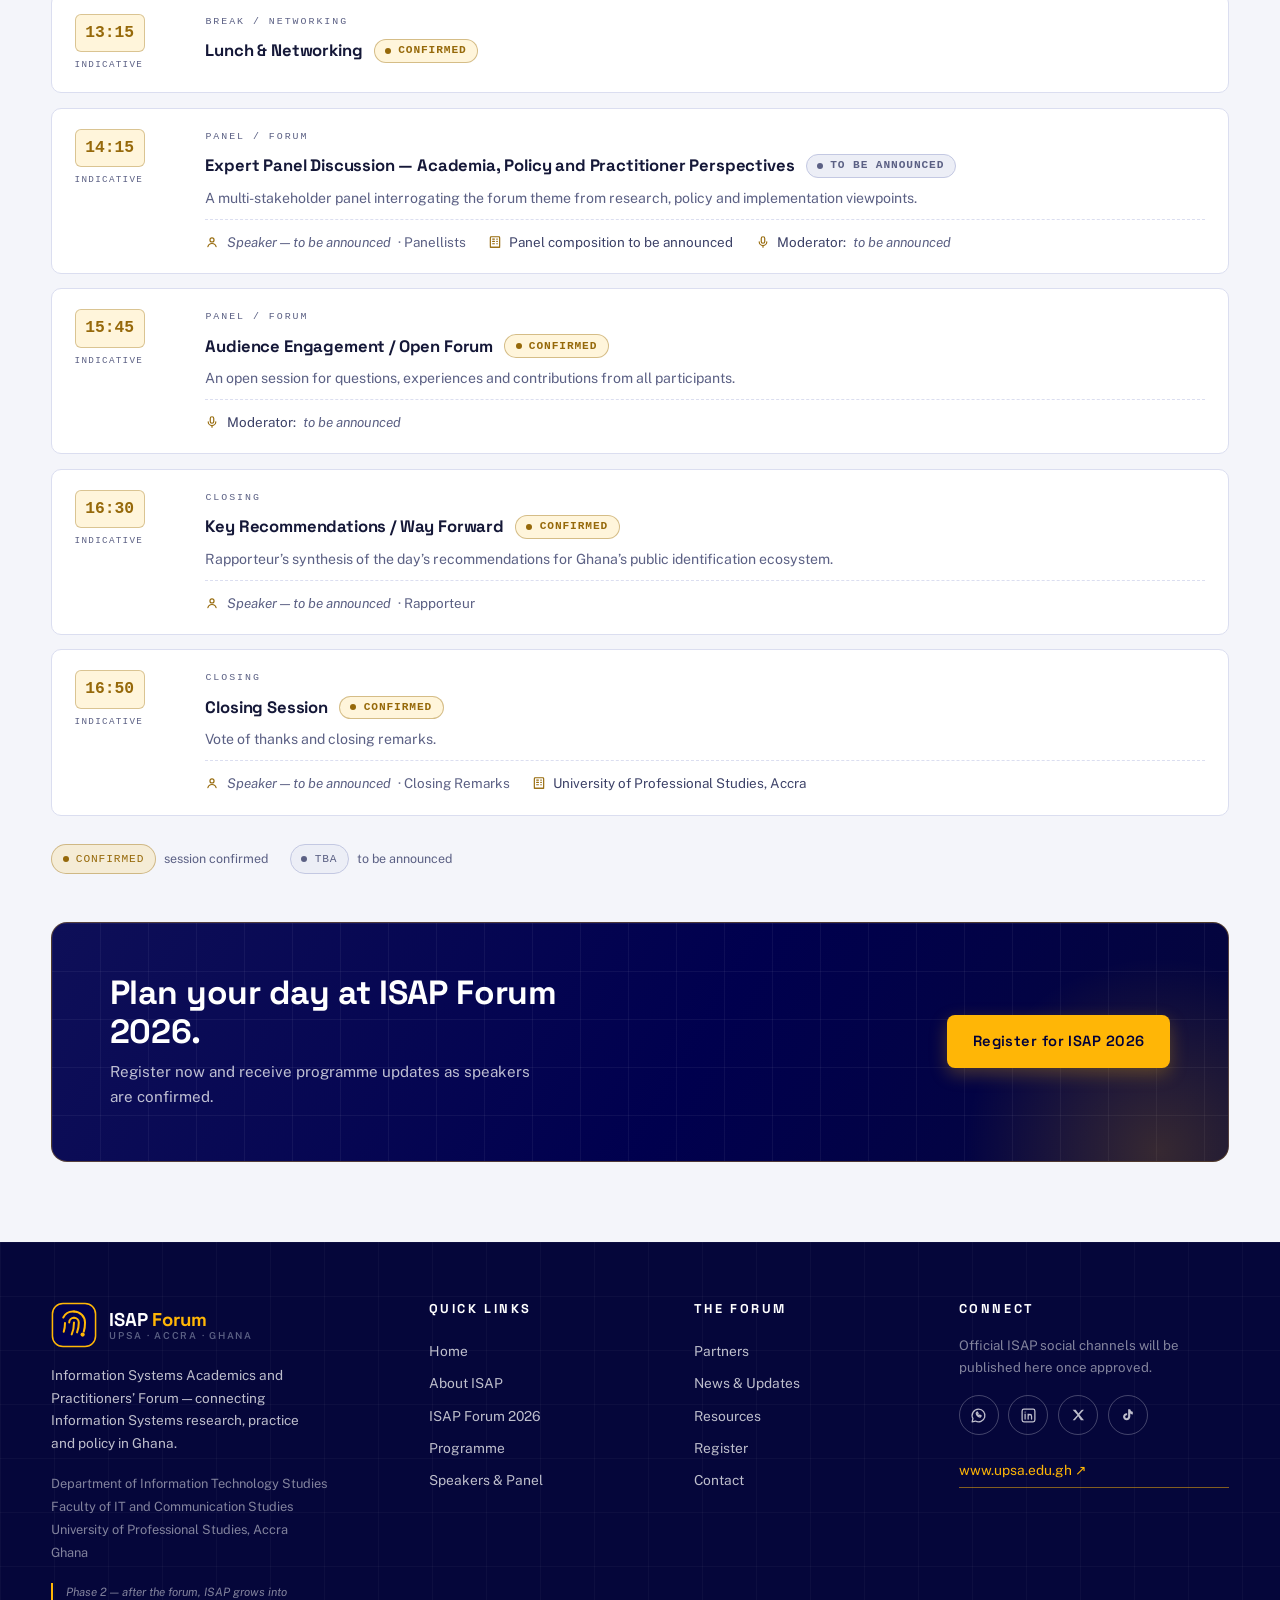
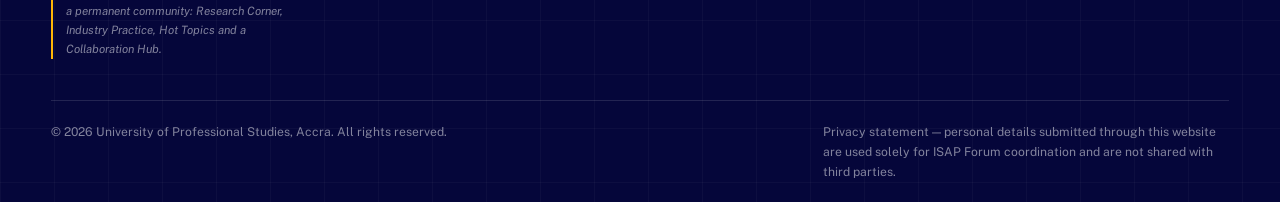
<file: programme.html>
<!DOCTYPE html>
<html lang="en" data-theme="light">

<head>
  <!-- =====================================================================
  ISAP FORUM 2026 — Official Event Website (Frontend Prototype)
  Information Systems Academics and Practitioners' Forum
  University of Professional Studies, Accra (UPSA)
  ---------------------------------------------------------------------
  · Multi-page static site: HTML5 + CSS3 + Vanilla JS (no frameworks, no build step)
  · Shared assets:  style.css (design system) · main.js (CMS-ready data + behaviour)
  · This page:      programme.html — Programme
  · News articles:  article.html?slug=<slug> — single-article view rendered
    from the ISAP_DATA store in main.js (CMS-ready). All renderers honour
    the `status` publication gate (invited / confirmed / published ·
    draft / approved / published); swap the data objects for API calls
    later without touching the renderers.
====================================================================== -->
  <meta charset="UTF-8">
  <meta name="viewport" content="width=device-width, initial-scale=1.0">
  <title>Programme | ISAP Forum 2026</title>
  <link rel="icon" type="image/x-icon" href="images/logo-icon.jpg">
  <meta name="description"
    content="Indicative programme for ISAP Forum 2026 — keynote, perspective sessions, expert panel and open forum at the UPSA Auditorium, 7 October 2026.">
  <meta name="robots" content="index, follow">
  <meta name="theme-color" content="#00004E">
  <!-- Canonical + social placeholders: replace domain with the production URL -->
  <link rel="canonical" href="https://isapforum.upsa.edu.gh/programme.html">
  <meta property="og:type" content="website">
  <meta property="og:site_name" content="ISAP Forum · UPSA">
  <meta property="og:title" content="Programme | ISAP Forum 2026">
  <meta property="og:description"
    content="Indicative programme for ISAP Forum 2026 — keynote, perspective sessions, expert panel and open forum at the UPSA Auditorium, 7 October 2026.">
  <meta property="og:url" content="https://isapforum.upsa.edu.gh/programme.html">
  <!-- og:image: replace with official campaign visual when available -->
  <meta property="og:image" content="https://isapforum.upsa.edu.gh/assets/images/isap-2026-og.png">
  <meta name="twitter:card" content="summary_large_image">
  <meta name="twitter:title" content="Programme | ISAP Forum 2026">
  <meta name="twitter:description"
    content="Indicative programme for ISAP Forum 2026 — keynote, perspective sessions, expert panel and open forum at the UPSA Auditorium, 7 October 2026.">
  <link rel="preconnect" href="https://fonts.googleapis.com">
  <link rel="preconnect" href="https://fonts.gstatic.com" crossorigin>
  <link
    href="https://fonts.googleapis.com/css2?family=Space+Grotesk:wght@500;600;700&family=Public+Sans:ital,wght@0,400;0,500;0,600;0,700;0,800;1,400;1,600&display=swap"
    rel="stylesheet">
  <script>
    /* Theme bootstrap — runs before paint to avoid flash (persists via localStorage) */
    (function () {
      try {
        var t = localStorage.getItem('isap-theme');
        if (t !== 'light' && t !== 'dark') {
          t = (window.matchMedia && window.matchMedia('(prefers-color-scheme: dark)').matches) ? 'dark' : 'light';
        }
        document.documentElement.setAttribute('data-theme', t);
      } catch (e) { document.documentElement.setAttribute('data-theme', 'light'); }
    })();
  </script>
  <link rel="stylesheet" href="style.css">
</head>

<body data-page="programme">

  <a class="skip-link" href="#main">Skip to main content</a>

  <!-- ================= HEADER ================= -->
  <header class="site-header" id="siteHeader">
    <div class="topstrip">
      <div class="container topstrip-in">
        <span><svg width="13" height="13" viewBox="0 0 24 24" fill="none" stroke="currentColor" stroke-width="2"
            stroke-linecap="round">
            <rect x="3" y="5" width="18" height="16" rx="2" />
            <path d="M3 10h18M8 3v4M16 3v4" />
          </svg> Wednesday, 7 October 2026 · UPSA Auditorium, Accra</span>
        <span class="ts-right">Information Systems Academics and Practitioners’ Forum · University of Professional
          Studies, Accra</span>
      </div>
    </div>
    <div class="container header-inner">
      <a class="brand" href="index.html" aria-label="ISAP Forum — Home">
        <img class="brand-mark-img" src="images/logo-icon.jpg" alt="" aria-hidden="true">
        <span class="brand-text">
          <strong>ISAP <i>Forum</i></strong>
          <small>UPSA · Accra · Ghana</small>
        </span>
      </a>
      <nav class="main-nav" aria-label="Primary">
        <ul>
          <li><a class="nav-link" href="index.html" data-nav="home">Home</a></li>
          <li><a class="nav-link" href="about.html" data-nav="about">About ISAP</a></li>
          <li><a class="nav-link" href="forum.html" data-nav="forum">ISAP Forum 2026</a></li>
          <li class="nav-dropdown" id="navMore">
            <button class="nav-link nav-more" id="navMoreBtn" type="button" aria-haspopup="true" aria-expanded="false"
              aria-controls="navMoreMenu">
              More
              <svg class="chev" width="12" height="12" viewBox="0 0 24 24" fill="none" stroke="currentColor"
                stroke-width="2.4" stroke-linecap="round" stroke-linejoin="round" aria-hidden="true">
                <path d="M6 9l6 6 6-6" />
              </svg>
            </button>
            <ul class="nav-dropdown-menu" id="navMoreMenu" role="menu" aria-label="More pages">
              <li role="none"><a role="menuitem" class="active dropdown-link" href="programme.html"
                  data-nav="programme">Programme</a></li>
              <li role="none"><a role="menuitem" class="dropdown-link" href="speakers.html" data-nav="speakers">Speakers
                  &amp; Panel</a></li>
              <li role="none"><a role="menuitem" class="dropdown-link" href="partners.html"
                  data-nav="partners">Partners</a></li>
              <li role="none"><a role="menuitem" class="dropdown-link" href="news.html" data-nav="news">News &amp;
                  Updates</a></li>
              <li role="none"><a role="menuitem" class="dropdown-link" href="resources.html"
                  data-nav="resources">Resources</a></li>
              <li role="none"><a role="menuitem" class="dropdown-link" href="contact.html"
                  data-nav="contact">Contact</a></li>
            </ul>
          </li>
          <li><a class="nav-link is-cta" href="register.html" data-nav="register">Register</a></li>
        </ul>
      </nav>
      <ul style="margin: auto;"></ul>
      <div class="header-actions">
        <button class="icon-btn theme-toggle" id="themeToggle" type="button" aria-label="Switch to dark mode"
          aria-pressed="false">
          <svg class="ic-moon" width="19" height="19" viewBox="0 0 24 24" fill="none" stroke="currentColor"
            stroke-width="1.8" stroke-linecap="round" stroke-linejoin="round" aria-hidden="true">
            <path d="M20 13.5A8 8 0 1 1 10.5 4 6.5 6.5 0 0 0 20 13.5z" />
          </svg>
          <svg class="ic-sun" width="19" height="19" viewBox="0 0 24 24" fill="none" stroke="currentColor"
            stroke-width="1.8" stroke-linecap="round" aria-hidden="true">
            <circle cx="12" cy="12" r="4" />
            <path
              d="M12 2v2M12 20v2M2 12h2M20 12h2M4.9 4.9l1.4 1.4M17.7 17.7l1.4 1.4M4.9 19.1l1.4-1.4M17.7 6.3l1.4-1.4" />
          </svg>
        </button>
        <button class="icon-btn hamburger" id="hamburger" type="button" aria-label="Open menu" aria-expanded="false"
          aria-controls="mobileMenu">
          <span class="bars" aria-hidden="true"><span></span><span></span><span></span></span>
        </button>
      </div>
    </div>
  </header>

  <!-- ================= MOBILE MENU ================= -->
  <div class="mobile-menu" id="mobileMenu" aria-hidden="true">
    <div class="mm-top">
      <span class="brand">
        <img class="brand-mark-img" src="images/logo-icon.jpg" alt="" aria-hidden="true">
        <span class="brand-text"><strong style="color:#fff">ISAP <i
              style="color:#FFB606;font-style:normal">Forum</i></strong><small>UPSA · Accra · Ghana</small></span>
      </span>
      <button class="mm-close" id="mmClose" type="button" aria-label="Close menu">
        <svg width="18" height="18" viewBox="0 0 24 24" fill="none" stroke="currentColor" stroke-width="2"
          stroke-linecap="round" aria-hidden="true">
          <path d="M6 6l12 12M18 6L6 18" />
        </svg>
      </button>
    </div>
    <nav class="mm-nav" aria-label="Mobile">
      <a href="index.html" data-nav="home">Home <small>01</small></a>
      <a href="about.html" data-nav="about">About ISAP <small>02</small></a>
      <a href="forum.html" data-nav="forum">ISAP Forum 2026 <small>03</small></a>
      <a class="active" href="programme.html" data-nav="programme">Programme <small>04</small></a>
      <a href="speakers.html" data-nav="speakers">Speakers &amp; Panel <small>05</small></a>
      <a href="partners.html" data-nav="partners">Partners <small>06</small></a>
      <a href="news.html" data-nav="news">News &amp; Updates <small>07</small></a>
      <a href="resources.html" data-nav="resources">Resources <small>08</small></a>
      <a href="register.html" data-nav="register">Register <small>09</small></a>
      <a href="contact.html" data-nav="contact">Contact <small>10</small></a>
    </nav>
    <div class="mm-foot">
      <a class="btn btn-gold" href="register.html">Register for ISAP 2026
        <svg class="arr" width="16" height="16" viewBox="0 0 24 24" fill="none" stroke="currentColor" stroke-width="2.2"
          stroke-linecap="round" stroke-linejoin="round" aria-hidden="true">
          <path d="M4 12h15M13 6l6 6-6 6" />
        </svg>
      </a>
      <div class="mm-event">
        <span><svg width="14" height="14" viewBox="0 0 24 24" fill="none" stroke="currentColor" stroke-width="2"
            stroke-linecap="round" aria-hidden="true">
            <rect x="3" y="5" width="18" height="16" rx="2" />
            <path d="M3 10h18M8 3v4M16 3v4" />
          </svg> Wednesday, 7 October 2026</span>
        <span><svg width="14" height="14" viewBox="0 0 24 24" fill="none" stroke="currentColor" stroke-width="2"
            stroke-linecap="round" stroke-linejoin="round" aria-hidden="true">
            <path d="M12 21s-7-5.1-7-11a7 7 0 0 1 14 0c0 5.9-7 11-7 11z" />
            <circle cx="12" cy="10" r="2.5" />
          </svg> UPSA Auditorium, Accra</span>
      </div>
    </div>
  </div>

  <main id="main">
    <!-- ============================================================
     VIEW: PROGRAMME
============================================================ -->
    <section class="view" id="view-programme" aria-label="Programme">
      <div class="page-head">
        <div class="container">
          <p class="crumb"><a href="index.html">Home</a> <b>◆</b> Programme</p>
          <h1>Forum Programme</h1>
          <p class="ph-lede">The structure of the forum day. Speaker details and final timings are being confirmed —
            this page updates as they are published.</p>
        </div>
      </div>

      <section class="section" aria-labelledby="progT">
        <div class="container">
          <div class="note-banner reveal" style="margin-bottom:2rem">
            <svg width="20" height="20" viewBox="0 0 24 24" fill="none" stroke="currentColor" stroke-width="1.8"
              stroke-linecap="round" aria-hidden="true">
              <circle cx="12" cy="12" r="9" />
              <path d="M12 8h.01M12 11v5" />
            </svg>
            <p><strong>Please note:</strong> the programme is still being refined. Times shown are <em>indicative</em>
              and not final. Sessions marked “To Be Announced” will be updated here as confirmations are received and
              approved for publication.</p>
          </div>
          <h2 class="sr-only" id="progT">Programme schedule</h2>
          <div class="filter-row" id="progFilters" role="group" aria-label="Filter programme by session type">
            <!-- filter chips injected --></div>
          <div class="prog" id="programmeList" aria-live="polite"><!-- programme rows injected --></div>
          <div style="display:flex;gap:1.4rem;flex-wrap:wrap;margin-top:1.8rem;font-size:.78rem;color:var(--muted)">
            <span style="display:inline-flex;align-items:center;gap:.5rem"><span
                class="status status--confirmed">Confirmed</span> session confirmed</span>
            <span style="display:inline-flex;align-items:center;gap:.5rem"><span class="status status--tba">TBA</span>
              to be announced</span>
          </div>
          <div class="cta-banner reveal" style="margin-top:3rem">
            <div>
              <h2>Plan your day at ISAP Forum 2026.</h2>
              <p>Register now and receive programme updates as speakers are confirmed.</p>
            </div>
            <div class="cta-actions"><a class="btn btn-gold" href="register.html">Register for ISAP 2026</a></div>
          </div>
        </div>
      </section>
    </section>
  </main>

  <!-- ================= FOOTER ================= -->
  <footer class="site-footer">
    <div class="container">
      <div class="foot-grid">
        <div class="foot-brand">
          <span class="brand">
            <svg class="brand-mark" viewBox="0 0 48 48" width="46" height="46" aria-hidden="true">
              <rect x="1.5" y="1.5" width="45" height="45" rx="11" fill="#00004E" stroke="#FFB606" stroke-width="1.6" />
              <g fill="none" stroke="#FFB606" stroke-width="2.1" stroke-linecap="round">
                <path d="M24 10a11.5 11.5 0 0 1 11.5 11.5c0 3.6-.4 6.7-1.3 9.4" />
                <path d="M12.8 16.2A11.5 11.5 0 0 1 24 10" />
                <path d="M24 16.5a5 5 0 0 1 5 5c0 3.8-.6 7.2-1.8 10.2" />
                <path d="M19 21.5a5 5 0 0 1 5-5" />
                <path d="M24 21.5c0 4.6-.8 8.7-2.4 12.3" />
                <path d="M14.6 22c0 3.3-.4 6.3-1.3 9" />
              </g>
              <circle cx="33" cy="34" r="2.2" fill="#FFB606" />
            </svg>
            <span class="brand-text"><strong style="color:#fff">ISAP <i
                  style="color:#FFB606;font-style:normal">Forum</i></strong><small>UPSA · Accra · Ghana</small></span>
          </span>
          <p>Information Systems Academics and Practitioners’ Forum — connecting Information Systems research, practice
            and policy in Ghana.</p>
          <div class="addr">
            Department of Information Technology Studies<br>
            Faculty of IT and Communication Studies<br>
            University of Professional Studies, Accra<br>
            Ghana
          </div>
          <p class="phase2">Phase 2 — after the forum, ISAP grows into a permanent community: Research Corner, Industry
            Practice, Hot Topics and a Collaboration Hub.</p>
        </div>
        <div class="foot-col">
          <h4>Quick Links</h4>
          <a href="index.html">Home</a><a href="about.html">About ISAP</a><a href="forum.html">ISAP Forum 2026</a><a
            href="programme.html">Programme</a><a href="speakers.html">Speakers &amp; Panel</a>
        </div>
        <div class="foot-col">
          <h4>The Forum</h4>
          <a href="partners.html">Partners</a><a href="news.html">News &amp; Updates</a><a
            href="resources.html">Resources</a><a href="register.html">Register</a><a href="contact.html">Contact</a>
        </div>
        <div class="foot-col">
          <h4>Connect</h4>
          <p style="font-size:.83rem;color:var(--on-navy-3)">Official ISAP social channels will be published here once
            approved.</p>
          <div class="foot-social">
            <a href="https://whatsapp.com/channel/0029VapJtFc60eBjgcA69Y19" target="_blank" rel="noopener"
              aria-label="WhatsApp" title="WhatsApp"><svg width="17" height="17" viewBox="0 0 24 24" fill="none"
                stroke="currentColor" stroke-width="1.8" stroke-linecap="round" stroke-linejoin="round"
                aria-hidden="true">
                <path d="M12 3a9 9 0 0 0-7.8 13.5L3 21l4.6-1.2A9 9 0 1 0 12 3z" />
                <path d="M8.8 8.7c.4 2.6 3 5.2 5.6 5.6l1.4-1.7-2.1-1.2-1 .8c-.8-.4-1.6-1.2-2-2l.8-1-1.2-2.1-1.5 1.6z" />
              </svg></a>
            <a href="https://www.linkedin.com/in/isap-forum" target="_blank" rel="noopener" aria-label="LinkedIn"
              title="LinkedIn"><svg width="17" height="17" viewBox="0 0 24 24" fill="none" stroke="currentColor"
                stroke-width="1.8" stroke-linecap="round" stroke-linejoin="round" aria-hidden="true">
                <rect x="3" y="3" width="18" height="18" rx="2.5" />
                <path d="M7.2 10.2V17M7.2 7.2v.01M11.5 17v-4a2.4 2.4 0 0 1 4.8 0v4M11.5 10.2v1.6" />
              </svg></a>
            <a href="https://x.com/itsaupsa?s=1" target="_blank" rel="noopener" aria-label="X" title="X"><svg width="16"
                height="16" viewBox="0 0 24 24" fill="currentColor" aria-hidden="true">
                <path d="M4 4h4.6l4 5.7L17.8 4H21l-6.9 7.6L21 20h-4.6l-4.2-6-4.9 6H4l7.2-8L4 4z" />
              </svg></a>
            <a href="https://www.tiktok.com/@itsa.upsa?_t=ZM-904lYQzwJrf&_r=1" target="_blank" rel="noopener"
              aria-label="TikTok" title="TikTok"><svg width="16" height="16" viewBox="0 0 24 24" fill="currentColor"
                aria-hidden="true">
                <path
                  d="M19.3 7.2c-1.3-.1-2.5-.8-3.2-1.9-.4-.6-.6-1.3-.7-2.1h-3.2v11.2c0 1.3-.9 2.3-2.2 2.3-1.2 0-2.2-.9-2.2-2.1s1-2.1 2.2-2.1c.2 0 .5 0 .7.1v-3.2c-.2 0-.5-.1-.7-.1-3 0-5.4 2.4-5.4 5.3s2.4 5.3 5.4 5.3c3 0 5.4-2.4 5.4-5.3V9.8c1.1.8 2.4 1.3 3.8 1.3V7.2h-.1z" />
              </svg></a>
          </div>
          <p style="font-size:.8rem;margin-top:1.2rem"><a href="https://www.upsa.edu.gh" target="_blank" rel="noopener"
              style="color:var(--gold);border-bottom:1px solid rgba(255,182,6,.5)">www.upsa.edu.gh ↗</a></p>
        </div>
      </div>
      <div class="foot-bottom">
        <span>© 2026 University of Professional Studies, Accra. All rights reserved.</span>
        <span class="privacy">Privacy statement — personal details submitted through this website are used solely for
          ISAP Forum coordination and are not shared with third parties.</span>
      </div>
    </div>
  </footer>

  <button class="back-top" id="backTop" type="button" aria-label="Back to top">
    <svg width="18" height="18" viewBox="0 0 24 24" fill="none" stroke="currentColor" stroke-width="2.4"
      stroke-linecap="round" stroke-linejoin="round" aria-hidden="true">
      <path d="M12 19V5M6 11l6-6 6 6" />
    </svg>
  </button>
  <div class="toast" id="toast" role="status" aria-live="polite"></div>

  <script src="main.js"></script>
</body>

</html>
</file>
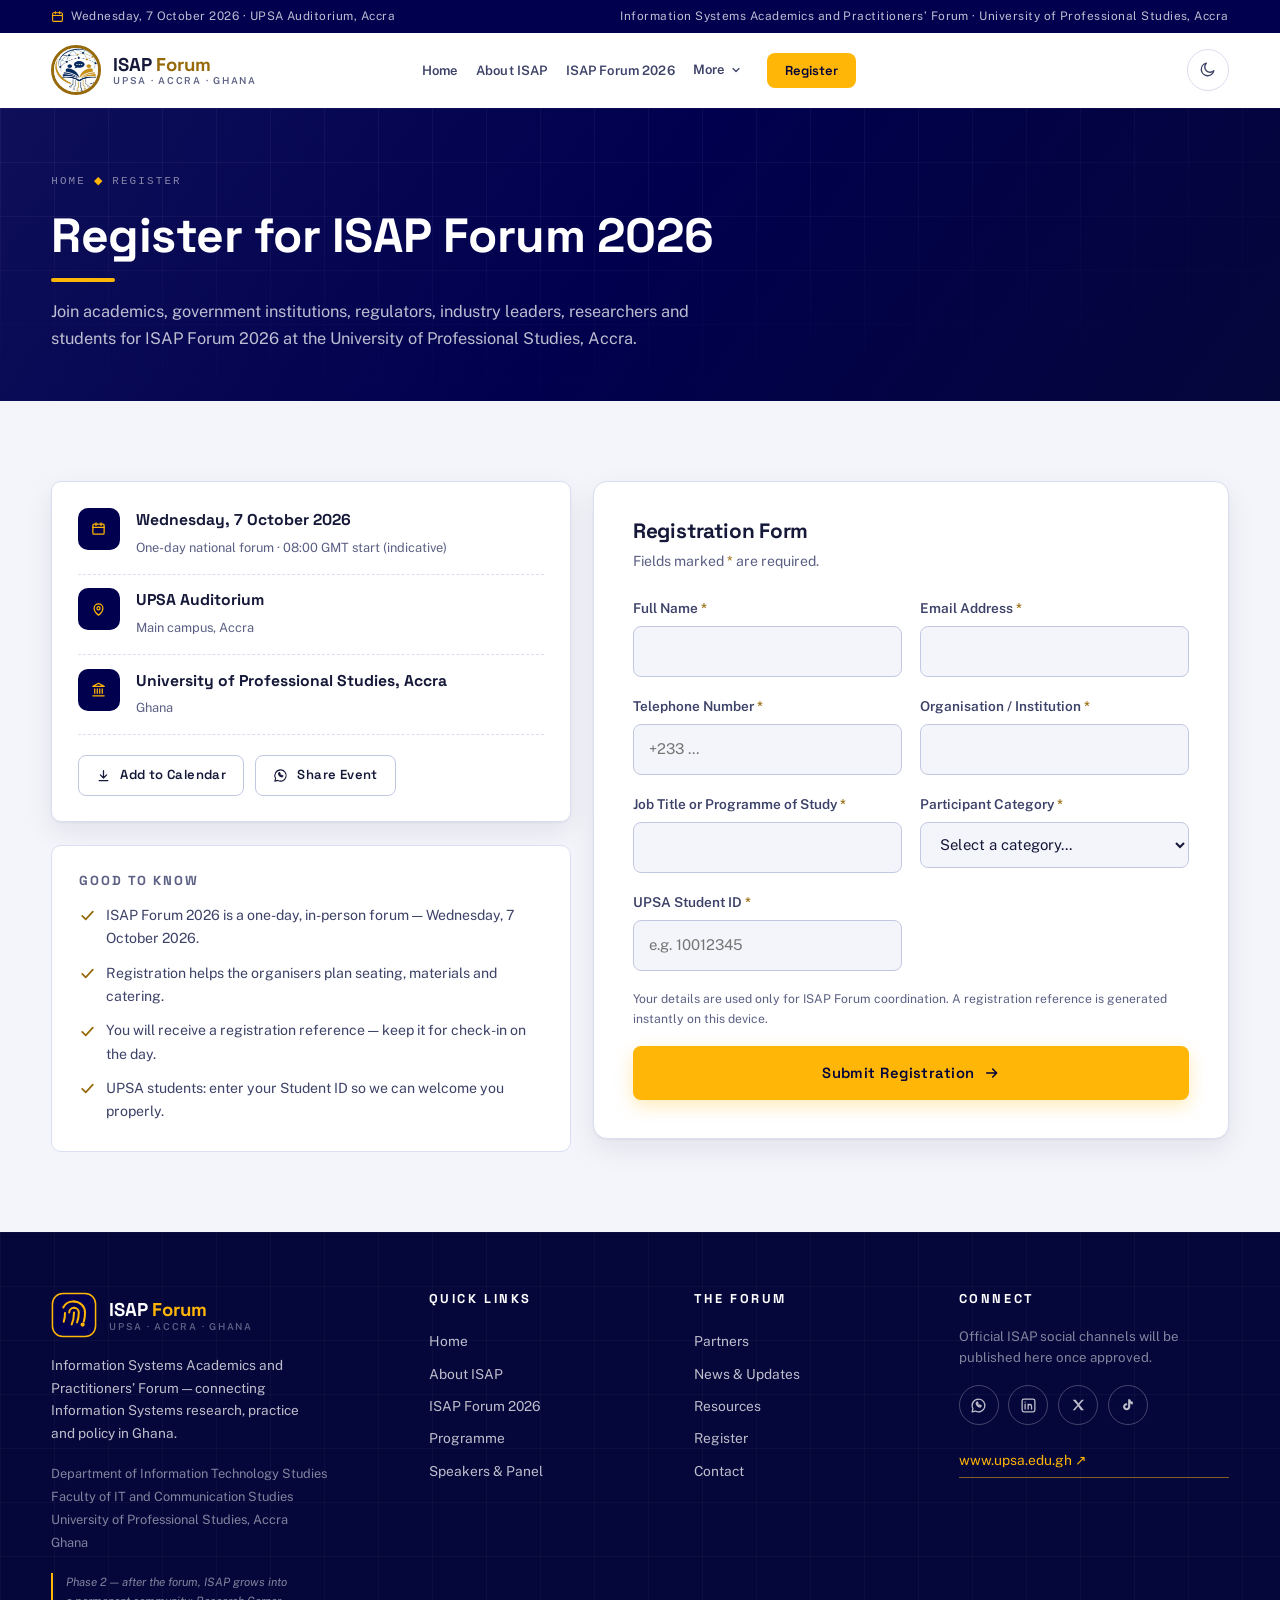
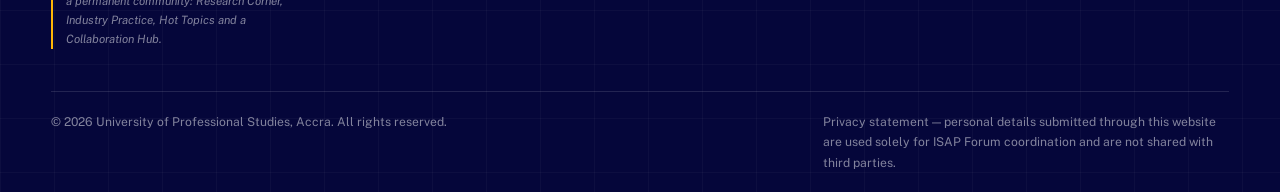
<file: register.html>
<!DOCTYPE html>
<html lang="en" data-theme="light">

<head>
  <!-- =====================================================================
  ISAP FORUM 2026 — Official Event Website (Frontend Prototype)
  Information Systems Academics and Practitioners' Forum
  University of Professional Studies, Accra (UPSA)
  ---------------------------------------------------------------------
  · Multi-page static site: HTML5 + CSS3 + Vanilla JS (no frameworks, no build step)
  · Shared assets:  style.css (design system) · main.js (CMS-ready data + behaviour)
  · This page:      register.html — Registration
  · News articles:  article.html?slug=<slug> — single-article view rendered
    from the ISAP_DATA store in main.js (CMS-ready). All renderers honour
    the `status` publication gate (invited / confirmed / published ·
    draft / approved / published); swap the data objects for API calls
    later without touching the renderers.
====================================================================== -->
  <meta charset="UTF-8">
  <meta name="viewport" content="width=device-width, initial-scale=1.0">
  <title>Register | ISAP Forum 2026</title>
  <link rel="icon" type="image/x-icon" href="images/logo-icon.jpg">
  <meta name="description"
    content="Register for ISAP Forum 2026 — Wednesday, 7 October 2026, UPSA Auditorium, University of Professional Studies, Accra.">
  <meta name="robots" content="index, follow">
  <meta name="theme-color" content="#00004E">
  <!-- Canonical + social placeholders: replace domain with the production URL -->
  <link rel="canonical" href="https://isapforum.upsa.edu.gh/register.html">
  <meta property="og:type" content="website">
  <meta property="og:site_name" content="ISAP Forum · UPSA">
  <meta property="og:title" content="Register | ISAP Forum 2026">
  <meta property="og:description"
    content="Register for ISAP Forum 2026 — Wednesday, 7 October 2026, UPSA Auditorium, University of Professional Studies, Accra.">
  <meta property="og:url" content="https://isapforum.upsa.edu.gh/register.html">
  <!-- og:image: replace with official campaign visual when available -->
  <meta property="og:image" content="https://isapforum.upsa.edu.gh/assets/images/isap-2026-og.png">
  <meta name="twitter:card" content="summary_large_image">
  <meta name="twitter:title" content="Register | ISAP Forum 2026">
  <meta name="twitter:description"
    content="Register for ISAP Forum 2026 — Wednesday, 7 October 2026, UPSA Auditorium, University of Professional Studies, Accra.">
  <link rel="preconnect" href="https://fonts.googleapis.com">
  <link rel="preconnect" href="https://fonts.gstatic.com" crossorigin>
  <link
    href="https://fonts.googleapis.com/css2?family=Space+Grotesk:wght@500;600;700&family=Public+Sans:ital,wght@0,400;0,500;0,600;0,700;0,800;1,400;1,600&display=swap"
    rel="stylesheet">
  <script>
    /* Theme bootstrap — runs before paint to avoid flash (persists via localStorage) */
    (function () {
      try {
        var t = localStorage.getItem('isap-theme');
        if (t !== 'light' && t !== 'dark') {
          t = (window.matchMedia && window.matchMedia('(prefers-color-scheme: dark)').matches) ? 'dark' : 'light';
        }
        document.documentElement.setAttribute('data-theme', t);
      } catch (e) { document.documentElement.setAttribute('data-theme', 'light'); }
    })();
  </script>
  <link rel="stylesheet" href="style.css">
</head>

<body data-page="register">

  <a class="skip-link" href="#main">Skip to main content</a>

  <!-- ================= HEADER ================= -->
  <header class="site-header" id="siteHeader">
    <div class="topstrip">
      <div class="container topstrip-in">
        <span><svg width="13" height="13" viewBox="0 0 24 24" fill="none" stroke="currentColor" stroke-width="2"
            stroke-linecap="round">
            <rect x="3" y="5" width="18" height="16" rx="2" />
            <path d="M3 10h18M8 3v4M16 3v4" />
          </svg> Wednesday, 7 October 2026 · UPSA Auditorium, Accra</span>
        <span class="ts-right">Information Systems Academics and Practitioners’ Forum · University of Professional
          Studies, Accra</span>
      </div>
    </div>
    <div class="container header-inner">
      <a class="brand" href="index.html" aria-label="ISAP Forum — Home">
        <img class="brand-mark-img" src="images/logo-icon.jpg" alt="" aria-hidden="true">
        <span class="brand-text">
          <strong>ISAP <i>Forum</i></strong>
          <small>UPSA · Accra · Ghana</small>
        </span>
      </a>
      <nav class="main-nav" aria-label="Primary">
        <ul>
          <li><a class="nav-link" href="index.html" data-nav="home">Home</a></li>
          <li><a class="nav-link" href="about.html" data-nav="about">About ISAP</a></li>
          <li><a class="nav-link" href="forum.html" data-nav="forum">ISAP Forum 2026</a></li>
          <li class="nav-dropdown" id="navMore">
            <button class="nav-link nav-more" id="navMoreBtn" type="button" aria-haspopup="true" aria-expanded="false"
              aria-controls="navMoreMenu">
              More
              <svg class="chev" width="12" height="12" viewBox="0 0 24 24" fill="none" stroke="currentColor"
                stroke-width="2.4" stroke-linecap="round" stroke-linejoin="round" aria-hidden="true">
                <path d="M6 9l6 6 6-6" />
              </svg>
            </button>
            <ul class="nav-dropdown-menu" id="navMoreMenu" role="menu" aria-label="More pages">
              <li role="none"><a role="menuitem" class="dropdown-link" href="programme.html"
                  data-nav="programme">Programme</a></li>
              <li role="none"><a role="menuitem" class="dropdown-link" href="speakers.html" data-nav="speakers">Speakers
                  &amp; Panel</a></li>
              <li role="none"><a role="menuitem" class="dropdown-link" href="partners.html"
                  data-nav="partners">Partners</a></li>
              <li role="none"><a role="menuitem" class="dropdown-link" href="news.html" data-nav="news">News &amp;
                  Updates</a></li>
              <li role="none"><a role="menuitem" class="dropdown-link" href="resources.html"
                  data-nav="resources">Resources</a></li>
              <li role="none"><a role="menuitem" class="dropdown-link" href="contact.html"
                  data-nav="contact">Contact</a></li>
            </ul>
          </li>
          <li><a class="nav-link is-cta" href="register.html" data-nav="register">Register</a></li>
        </ul>
      </nav>
      <ul style="margin: auto;"></ul>
      <div class="header-actions">
        <button class="icon-btn theme-toggle" id="themeToggle" type="button" aria-label="Switch to dark mode"
          aria-pressed="false">
          <svg class="ic-moon" width="19" height="19" viewBox="0 0 24 24" fill="none" stroke="currentColor"
            stroke-width="1.8" stroke-linecap="round" stroke-linejoin="round" aria-hidden="true">
            <path d="M20 13.5A8 8 0 1 1 10.5 4 6.5 6.5 0 0 0 20 13.5z" />
          </svg>
          <svg class="ic-sun" width="19" height="19" viewBox="0 0 24 24" fill="none" stroke="currentColor"
            stroke-width="1.8" stroke-linecap="round" aria-hidden="true">
            <circle cx="12" cy="12" r="4" />
            <path
              d="M12 2v2M12 20v2M2 12h2M20 12h2M4.9 4.9l1.4 1.4M17.7 17.7l1.4 1.4M4.9 19.1l1.4-1.4M17.7 6.3l1.4-1.4" />
          </svg>
        </button>
        <button class="icon-btn hamburger" id="hamburger" type="button" aria-label="Open menu" aria-expanded="false"
          aria-controls="mobileMenu">
          <span class="bars" aria-hidden="true"><span></span><span></span><span></span></span>
        </button>
      </div>
    </div>
  </header>

  <!-- ================= MOBILE MENU ================= -->
  <div class="mobile-menu" id="mobileMenu" aria-hidden="true">
    <div class="mm-top">
      <span class="brand">
        <img class="brand-mark-img" src="images/logo-icon.jpg" alt="" aria-hidden="true">
        <span class="brand-text"><strong style="color:#fff">ISAP <i
              style="color:#FFB606;font-style:normal">Forum</i></strong><small>UPSA · Accra · Ghana</small></span>
      </span>
      <button class="mm-close" id="mmClose" type="button" aria-label="Close menu">
        <svg width="18" height="18" viewBox="0 0 24 24" fill="none" stroke="currentColor" stroke-width="2"
          stroke-linecap="round" aria-hidden="true">
          <path d="M6 6l12 12M18 6L6 18" />
        </svg>
      </button>
    </div>
    <nav class="mm-nav" aria-label="Mobile">
      <a href="index.html" data-nav="home">Home <small>01</small></a>
      <a href="about.html" data-nav="about">About ISAP <small>02</small></a>
      <a href="forum.html" data-nav="forum">ISAP Forum 2026 <small>03</small></a>
      <a href="programme.html" data-nav="programme">Programme <small>04</small></a>
      <a href="speakers.html" data-nav="speakers">Speakers &amp; Panel <small>05</small></a>
      <a href="partners.html" data-nav="partners">Partners <small>06</small></a>
      <a href="news.html" data-nav="news">News &amp; Updates <small>07</small></a>
      <a href="resources.html" data-nav="resources">Resources <small>08</small></a>
      <a class="active" href="register.html" data-nav="register">Register <small>09</small></a>
      <a href="contact.html" data-nav="contact">Contact <small>10</small></a>
    </nav>
    <div class="mm-foot">
      <a class="btn btn-gold" href="register.html">Register for ISAP 2026
        <svg class="arr" width="16" height="16" viewBox="0 0 24 24" fill="none" stroke="currentColor" stroke-width="2.2"
          stroke-linecap="round" stroke-linejoin="round" aria-hidden="true">
          <path d="M4 12h15M13 6l6 6-6 6" />
        </svg>
      </a>
      <div class="mm-event">
        <span><svg width="14" height="14" viewBox="0 0 24 24" fill="none" stroke="currentColor" stroke-width="2"
            stroke-linecap="round" aria-hidden="true">
            <rect x="3" y="5" width="18" height="16" rx="2" />
            <path d="M3 10h18M8 3v4M16 3v4" />
          </svg> Wednesday, 7 October 2026</span>
        <span><svg width="14" height="14" viewBox="0 0 24 24" fill="none" stroke="currentColor" stroke-width="2"
            stroke-linecap="round" stroke-linejoin="round" aria-hidden="true">
            <path d="M12 21s-7-5.1-7-11a7 7 0 0 1 14 0c0 5.9-7 11-7 11z" />
            <circle cx="12" cy="10" r="2.5" />
          </svg> UPSA Auditorium, Accra</span>
      </div>
    </div>
  </div>

  <main id="main">
    <!-- ============================================================
     VIEW: REGISTER
============================================================ -->
    <section class="view" id="view-register" aria-label="Register">
      <div class="page-head">
        <div class="container">
          <p class="crumb"><a href="index.html">Home</a> <b>◆</b> Register</p>
          <h1>Register for ISAP Forum 2026</h1>
          <p class="ph-lede">Join academics, government institutions, regulators, industry leaders, researchers and
            students for ISAP Forum 2026 at the University of Professional Studies, Accra.</p>
        </div>
      </div>

      <section class="section" aria-label="Registration form">
        <div class="container">
          <div class="grid grid-reg" style="align-items:start">
            <div style="display:flex;flex-direction:column;gap:1.4rem">
              <div class="reveal" id="registerEventInfo"><!-- event-info component injected --></div>
              <div class="card reveal">
                <h3 style="letter-spacing:.14em;text-transform:uppercase;font-size:.82rem;color:var(--muted)">Good to
                  Know</h3>
                <ul
                  style="margin-top:1rem;display:flex;flex-direction:column;gap:.7rem;font-size:.88rem;color:var(--ink-2)">
                  <li style="display:flex;gap:.6rem"><svg width="17" height="17" viewBox="0 0 24 24" fill="none"
                      stroke="var(--gold-ink)" stroke-width="2.4" stroke-linecap="round" stroke-linejoin="round"
                      style="flex:none;margin-top:.2rem" aria-hidden="true">
                      <path d="M4.5 12.5l5 5 10-11" />
                    </svg>ISAP Forum 2026 is a one-day, in-person forum — Wednesday, 7 October 2026.</li>
                  <li style="display:flex;gap:.6rem"><svg width="17" height="17" viewBox="0 0 24 24" fill="none"
                      stroke="var(--gold-ink)" stroke-width="2.4" stroke-linecap="round" stroke-linejoin="round"
                      style="flex:none;margin-top:.2rem" aria-hidden="true">
                      <path d="M4.5 12.5l5 5 10-11" />
                    </svg>Registration helps the organisers plan seating, materials and catering.</li>
                  <li style="display:flex;gap:.6rem"><svg width="17" height="17" viewBox="0 0 24 24" fill="none"
                      stroke="var(--gold-ink)" stroke-width="2.4" stroke-linecap="round" stroke-linejoin="round"
                      style="flex:none;margin-top:.2rem" aria-hidden="true">
                      <path d="M4.5 12.5l5 5 10-11" />
                    </svg>You will receive a registration reference — keep it for check-in on the day.</li>
                  <li style="display:flex;gap:.6rem"><svg width="17" height="17" viewBox="0 0 24 24" fill="none"
                      stroke="var(--gold-ink)" stroke-width="2.4" stroke-linecap="round" stroke-linejoin="round"
                      style="flex:none;margin-top:.2rem" aria-hidden="true">
                      <path d="M4.5 12.5l5 5 10-11" />
                    </svg>UPSA students: enter your Student ID so we can welcome you properly.</li>
                </ul>
              </div>
            </div>

            <div class="form-card reveal" id="regFormCard">
              <h2>Registration Form</h2>
              <p>Fields marked <span class="req" aria-hidden="true">*</span> are required.</p>
              <form class="form" id="regForm" novalidate>
                <div class="field">
                  <label for="regName">Full Name <span class="req" aria-hidden="true">*</span></label>
                  <input class="input" id="regName" name="fullName" type="text" autocomplete="name" required
                    aria-describedby="err-regName">
                  <p class="error-msg" id="err-regName">Please enter your full name (at least 3 characters).</p>
                </div>
                <div class="field">
                  <label for="regEmail">Email Address <span class="req" aria-hidden="true">*</span></label>
                  <input class="input" id="regEmail" name="email" type="email" autocomplete="email" required
                    aria-describedby="err-regEmail">
                  <p class="error-msg" id="err-regEmail">Please enter a valid email address.</p>
                </div>
                <div class="field">
                  <label for="regTel">Telephone Number <span class="req" aria-hidden="true">*</span></label>
                  <input class="input" id="regTel" name="telephone" type="tel" autocomplete="tel" placeholder="+233 …"
                    required aria-describedby="err-regTel">
                  <p class="error-msg" id="err-regTel">Please enter a valid telephone number (at least 9 digits).</p>
                </div>
                <div class="field">
                  <label for="regOrg">Organisation / Institution <span class="req" aria-hidden="true">*</span></label>
                  <input class="input" id="regOrg" name="organisation" type="text" autocomplete="organization" required
                    aria-describedby="err-regOrg">
                  <p class="error-msg" id="err-regOrg">Please enter your organisation or institution.</p>
                </div>
                <div class="field">
                  <label for="regTitle">Job Title or Programme of Study <span class="req"
                      aria-hidden="true">*</span></label>
                  <input class="input" id="regTitle" name="jobTitle" type="text" autocomplete="organization-title"
                    required aria-describedby="err-regTitle">
                  <p class="error-msg" id="err-regTitle">Please enter your job title or programme of study.</p>
                </div>
                <div class="field">
                  <label for="regCat">Participant Category <span class="req" aria-hidden="true">*</span></label>
                  <select class="select" id="regCat" name="category" required aria-describedby="err-regCat">
                    <option value="">Select a category…</option>
                    <option>Student</option>
                    <option>Academic / Researcher</option>
                    <option>Government / Public Sector</option>
                    <option>Industry / Private Sector</option>
                    <option>Development Partner</option>
                    <option>Civil Society</option>
                    <option>Media</option>
                    <option>Other</option>
                  </select>
                  <p class="error-msg" id="err-regCat">Please select a participant category.</p>
                </div>
                <div class="field" id="studentIdField" hidden>
                  <label for="regStudentId">UPSA Student ID <span class="req" aria-hidden="true">*</span></label>
                  <input class="input" id="regStudentId" name="studentId" type="text" placeholder="e.g. 10012345"
                    aria-describedby="err-regStudentId">
                  <p class="error-msg" id="err-regStudentId">Please enter your UPSA Student ID.</p>
                </div>
                <p class="form-note">Your details are used only for ISAP Forum coordination. A registration reference is
                  generated instantly on this device.</p>
                <div class="field full">
                  <button class="btn btn-gold" type="submit" style="width:100%">Submit Registration
                    <svg class="arr" width="16" height="16" viewBox="0 0 24 24" fill="none" stroke="currentColor"
                      stroke-width="2.2" stroke-linecap="round" stroke-linejoin="round" aria-hidden="true">
                      <path d="M4 12h15M13 6l6 6-6 6" />
                    </svg>
                  </button>
                </div>
              </form>

              <div class="success-panel" id="regSuccess" tabindex="-1" aria-labelledby="regSuccessT">
                <div class="success-ic" aria-hidden="true"><svg width="34" height="34" viewBox="0 0 24 24" fill="none"
                    stroke="currentColor" stroke-width="2.4" stroke-linecap="round" stroke-linejoin="round">
                    <path d="M4.5 12.5l5 5 10-11" />
                  </svg></div>
                <h3 id="regSuccessT">Registration Received</h3>
                <p>Thank you for registering for ISAP Forum 2026. Your registration reference is:</p>
                <span class="ref-id" id="regRef">ISAP-2026-······</span>
                <div class="qr-wrap">
                  <canvas id="qrCanvas" width="250" height="250" role="img"
                    aria-label="Sample check-in QR placeholder generated from your registration reference"></canvas>
                  <small>Sample check-in code (placeholder). The official QR check-in pass is issued by the event
                    management system closer to the forum.</small>
                </div>
                <div class="success-actions">
                  <button class="btn btn-navy btn-sm" type="button" id="regIcs">
                    <svg width="15" height="15" viewBox="0 0 24 24" fill="none" stroke="currentColor" stroke-width="2"
                      stroke-linecap="round" stroke-linejoin="round" aria-hidden="true">
                      <path d="M12 4v11M7 11l5 5 5-5M5 20h14" />
                    </svg>Add to Calendar</button>
                  <button class="btn btn-outline btn-sm" type="button" id="regShare">Share on WhatsApp</button>
                  <button class="btn btn-outline btn-sm" type="button" id="regAgain">Register another
                    participant</button>
                </div>
                <p class="demo-note">Frontend demonstration — no data has left your device. In production, this step
                  connects to the event management backend, which stores the record, sends confirmation and generates
                  the final QR check-in code.</p>
              </div>
            </div>
          </div>
        </div>
      </section>
    </section>
  </main>

  <!-- ================= FOOTER ================= -->
  <footer class="site-footer">
    <div class="container">
      <div class="foot-grid">
        <div class="foot-brand">
          <span class="brand">
            <svg class="brand-mark" viewBox="0 0 48 48" width="46" height="46" aria-hidden="true">
              <rect x="1.5" y="1.5" width="45" height="45" rx="11" fill="#00004E" stroke="#FFB606" stroke-width="1.6" />
              <g fill="none" stroke="#FFB606" stroke-width="2.1" stroke-linecap="round">
                <path d="M24 10a11.5 11.5 0 0 1 11.5 11.5c0 3.6-.4 6.7-1.3 9.4" />
                <path d="M12.8 16.2A11.5 11.5 0 0 1 24 10" />
                <path d="M24 16.5a5 5 0 0 1 5 5c0 3.8-.6 7.2-1.8 10.2" />
                <path d="M19 21.5a5 5 0 0 1 5-5" />
                <path d="M24 21.5c0 4.6-.8 8.7-2.4 12.3" />
                <path d="M14.6 22c0 3.3-.4 6.3-1.3 9" />
              </g>
              <circle cx="33" cy="34" r="2.2" fill="#FFB606" />
            </svg>
            <span class="brand-text"><strong style="color:#fff">ISAP <i
                  style="color:#FFB606;font-style:normal">Forum</i></strong><small>UPSA · Accra · Ghana</small></span>
          </span>
          <p>Information Systems Academics and Practitioners’ Forum — connecting Information Systems research, practice
            and policy in Ghana.</p>
          <div class="addr">
            Department of Information Technology Studies<br>
            Faculty of IT and Communication Studies<br>
            University of Professional Studies, Accra<br>
            Ghana
          </div>
          <p class="phase2">Phase 2 — after the forum, ISAP grows into a permanent community: Research Corner, Industry
            Practice, Hot Topics and a Collaboration Hub.</p>
        </div>
        <div class="foot-col">
          <h4>Quick Links</h4>
          <a href="index.html">Home</a><a href="about.html">About ISAP</a><a href="forum.html">ISAP Forum 2026</a><a
            href="programme.html">Programme</a><a href="speakers.html">Speakers &amp; Panel</a>
        </div>
        <div class="foot-col">
          <h4>The Forum</h4>
          <a href="partners.html">Partners</a><a href="news.html">News &amp; Updates</a><a
            href="resources.html">Resources</a><a href="register.html">Register</a><a href="contact.html">Contact</a>
        </div>
        <div class="foot-col">
          <h4>Connect</h4>
          <p style="font-size:.83rem;color:var(--on-navy-3)">Official ISAP social channels will be published here once
            approved.</p>
          <div class="foot-social">
            <a href="https://whatsapp.com/channel/0029VapJtFc60eBjgcA69Y19" target="_blank" rel="noopener"
              aria-label="WhatsApp" title="WhatsApp"><svg width="17" height="17" viewBox="0 0 24 24" fill="none"
                stroke="currentColor" stroke-width="1.8" stroke-linecap="round" stroke-linejoin="round"
                aria-hidden="true">
                <path d="M12 3a9 9 0 0 0-7.8 13.5L3 21l4.6-1.2A9 9 0 1 0 12 3z" />
                <path d="M8.8 8.7c.4 2.6 3 5.2 5.6 5.6l1.4-1.7-2.1-1.2-1 .8c-.8-.4-1.6-1.2-2-2l.8-1-1.2-2.1-1.5 1.6z" />
              </svg></a>
            <a href="https://www.linkedin.com/in/isap-forum" target="_blank" rel="noopener" aria-label="LinkedIn"
              title="LinkedIn"><svg width="17" height="17" viewBox="0 0 24 24" fill="none" stroke="currentColor"
                stroke-width="1.8" stroke-linecap="round" stroke-linejoin="round" aria-hidden="true">
                <rect x="3" y="3" width="18" height="18" rx="2.5" />
                <path d="M7.2 10.2V17M7.2 7.2v.01M11.5 17v-4a2.4 2.4 0 0 1 4.8 0v4M11.5 10.2v1.6" />
              </svg></a>
            <a href="https://x.com/itsaupsa?s=1" target="_blank" rel="noopener" aria-label="X" title="X"><svg width="16"
                height="16" viewBox="0 0 24 24" fill="currentColor" aria-hidden="true">
                <path d="M4 4h4.6l4 5.7L17.8 4H21l-6.9 7.6L21 20h-4.6l-4.2-6-4.9 6H4l7.2-8L4 4z" />
              </svg></a>
            <a href="https://www.tiktok.com/@itsa.upsa?_t=ZM-904lYQzwJrf&_r=1" target="_blank" rel="noopener"
              aria-label="TikTok" title="TikTok"><svg width="16" height="16" viewBox="0 0 24 24" fill="currentColor"
                aria-hidden="true">
                <path
                  d="M19.3 7.2c-1.3-.1-2.5-.8-3.2-1.9-.4-.6-.6-1.3-.7-2.1h-3.2v11.2c0 1.3-.9 2.3-2.2 2.3-1.2 0-2.2-.9-2.2-2.1s1-2.1 2.2-2.1c.2 0 .5 0 .7.1v-3.2c-.2 0-.5-.1-.7-.1-3 0-5.4 2.4-5.4 5.3s2.4 5.3 5.4 5.3c3 0 5.4-2.4 5.4-5.3V9.8c1.1.8 2.4 1.3 3.8 1.3V7.2h-.1z" />
              </svg></a>
          </div>
          <p style="font-size:.8rem;margin-top:1.2rem"><a href="https://www.upsa.edu.gh" target="_blank" rel="noopener"
              style="color:var(--gold);border-bottom:1px solid rgba(255,182,6,.5)">www.upsa.edu.gh ↗</a></p>
        </div>
      </div>
      <div class="foot-bottom">
        <span>© 2026 University of Professional Studies, Accra. All rights reserved.</span>
        <span class="privacy">Privacy statement — personal details submitted through this website are used solely for
          ISAP Forum coordination and are not shared with third parties.</span>
      </div>
    </div>
  </footer>

  <button class="back-top" id="backTop" type="button" aria-label="Back to top">
    <svg width="18" height="18" viewBox="0 0 24 24" fill="none" stroke="currentColor" stroke-width="2.4"
      stroke-linecap="round" stroke-linejoin="round" aria-hidden="true">
      <path d="M12 19V5M6 11l6-6 6 6" />
    </svg>
  </button>
  <div class="toast" id="toast" role="status" aria-live="polite"></div>

  <script src="main.js"></script>
</body>

</html>
</file>
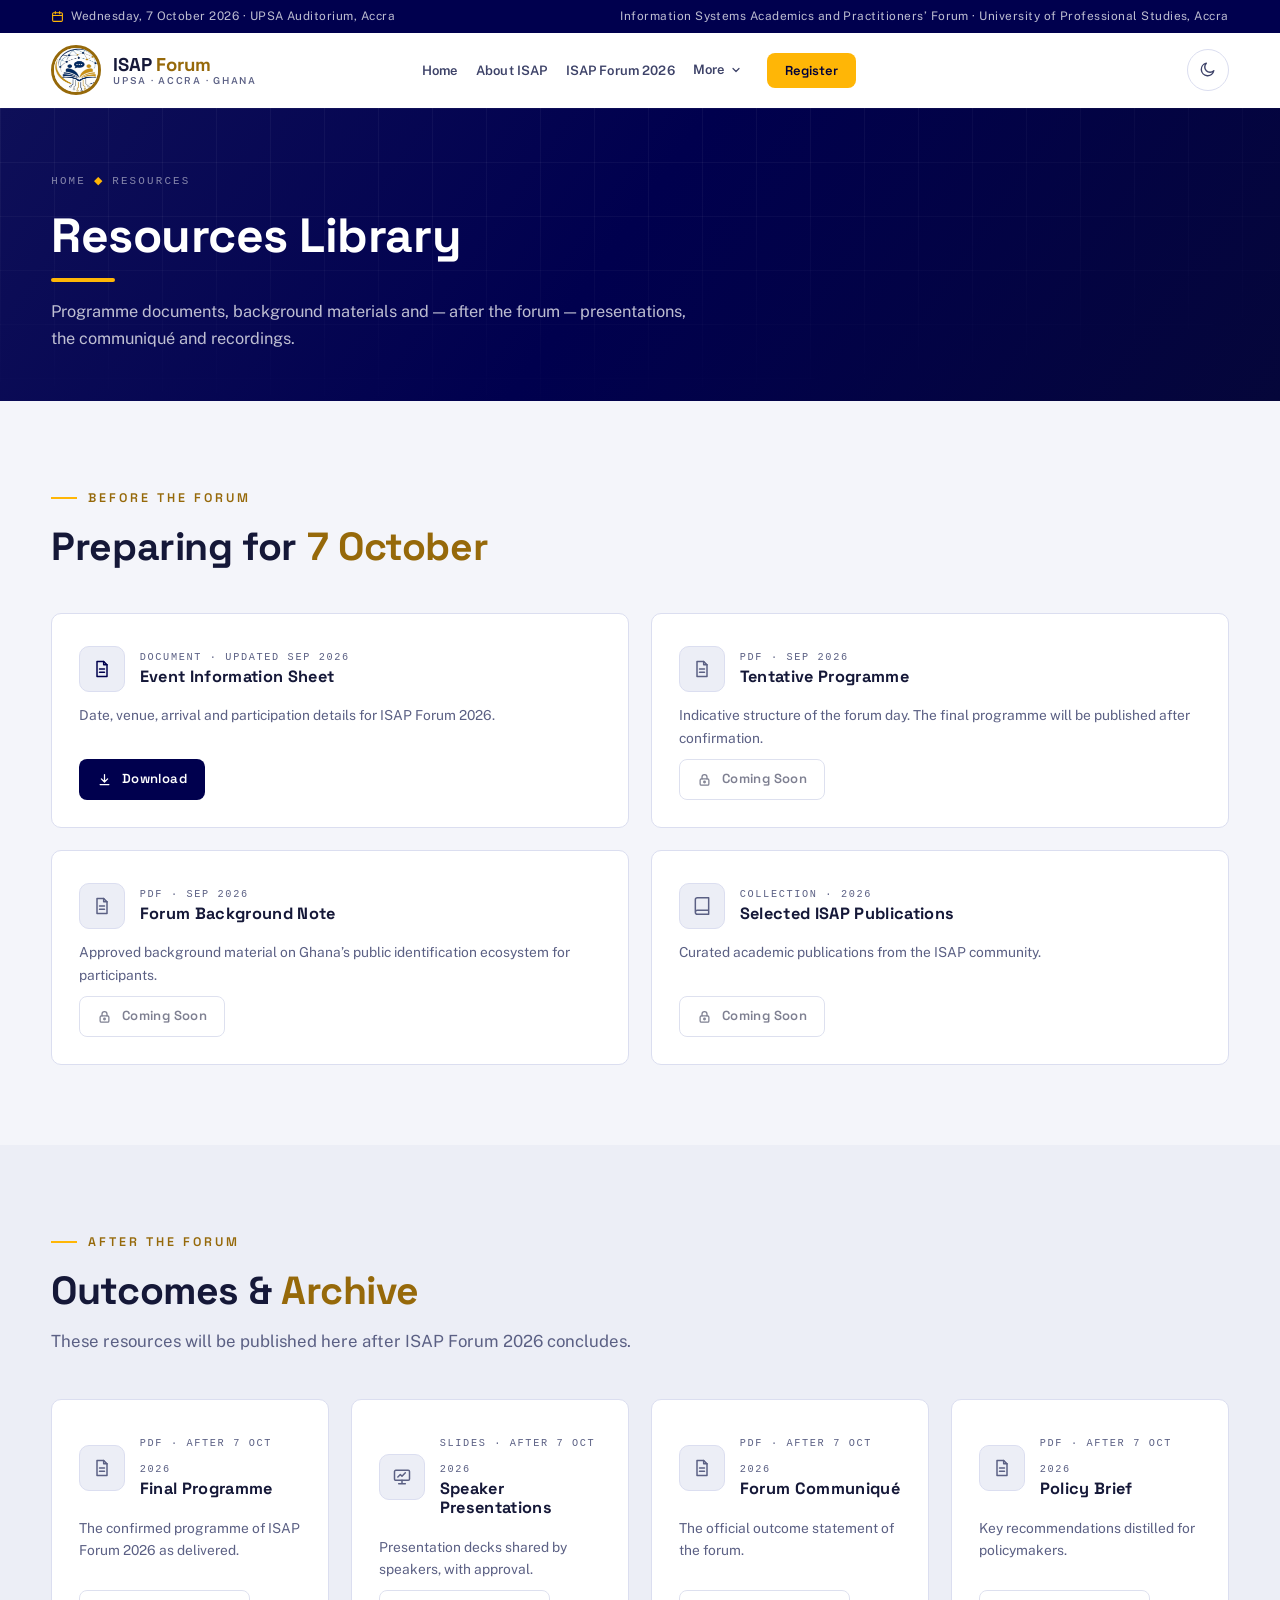
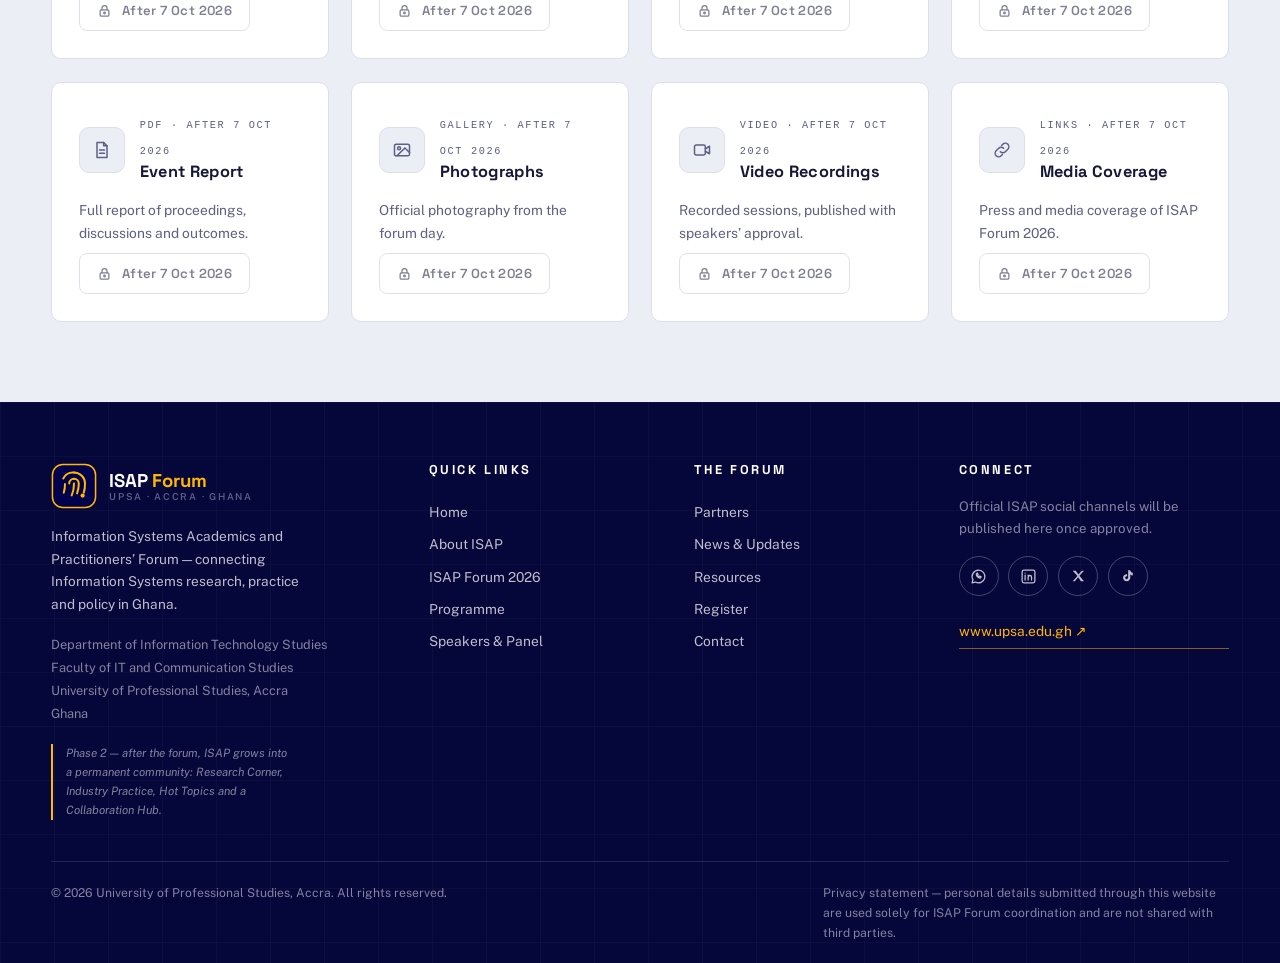
<file: resources.html>
<!DOCTYPE html>
<html lang="en" data-theme="light">

<head>
  <!-- =====================================================================
  ISAP FORUM 2026 — Official Event Website (Frontend Prototype)
  Information Systems Academics and Practitioners' Forum
  University of Professional Studies, Accra (UPSA)
  ---------------------------------------------------------------------
  · Multi-page static site: HTML5 + CSS3 + Vanilla JS (no frameworks, no build step)
  · Shared assets:  style.css (design system) · main.js (CMS-ready data + behaviour)
  · This page:      resources.html — Resources Library
  · News articles:  article.html?slug=<slug> — single-article view rendered
    from the ISAP_DATA store in main.js (CMS-ready). All renderers honour
    the `status` publication gate (invited / confirmed / published ·
    draft / approved / published); swap the data objects for API calls
    later without touching the renderers.
====================================================================== -->
  <meta charset="UTF-8">
  <meta name="viewport" content="width=device-width, initial-scale=1.0">
  <title>Resources | ISAP Forum 2026</title>
  <link rel="icon" type="image/x-icon" href="images/logo-icon.jpg">
  <meta name="description"
    content="Programme documents, background materials and post-forum outcomes for ISAP Forum 2026.">
  <meta name="robots" content="index, follow">
  <meta name="theme-color" content="#00004E">
  <!-- Canonical + social placeholders: replace domain with the production URL -->
  <link rel="canonical" href="https://isapforum.upsa.edu.gh/resources.html">
  <meta property="og:type" content="website">
  <meta property="og:site_name" content="ISAP Forum · UPSA">
  <meta property="og:title" content="Resources | ISAP Forum 2026">
  <meta property="og:description"
    content="Programme documents, background materials and post-forum outcomes for ISAP Forum 2026.">
  <meta property="og:url" content="https://isapforum.upsa.edu.gh/resources.html">
  <!-- og:image: replace with official campaign visual when available -->
  <meta property="og:image" content="https://isapforum.upsa.edu.gh/assets/images/isap-2026-og.png">
  <meta name="twitter:card" content="summary_large_image">
  <meta name="twitter:title" content="Resources | ISAP Forum 2026">
  <meta name="twitter:description"
    content="Programme documents, background materials and post-forum outcomes for ISAP Forum 2026.">
  <link rel="preconnect" href="https://fonts.googleapis.com">
  <link rel="preconnect" href="https://fonts.gstatic.com" crossorigin>
  <link
    href="https://fonts.googleapis.com/css2?family=Space+Grotesk:wght@500;600;700&family=Public+Sans:ital,wght@0,400;0,500;0,600;0,700;0,800;1,400;1,600&display=swap"
    rel="stylesheet">
  <script>
    /* Theme bootstrap — runs before paint to avoid flash (persists via localStorage) */
    (function () {
      try {
        var t = localStorage.getItem('isap-theme');
        if (t !== 'light' && t !== 'dark') {
          t = (window.matchMedia && window.matchMedia('(prefers-color-scheme: dark)').matches) ? 'dark' : 'light';
        }
        document.documentElement.setAttribute('data-theme', t);
      } catch (e) { document.documentElement.setAttribute('data-theme', 'light'); }
    })();
  </script>
  <link rel="stylesheet" href="style.css">
</head>

<body data-page="resources">

  <a class="skip-link" href="#main">Skip to main content</a>

  <!-- ================= HEADER ================= -->
  <header class="site-header" id="siteHeader">
    <div class="topstrip">
      <div class="container topstrip-in">
        <span><svg width="13" height="13" viewBox="0 0 24 24" fill="none" stroke="currentColor" stroke-width="2"
            stroke-linecap="round">
            <rect x="3" y="5" width="18" height="16" rx="2" />
            <path d="M3 10h18M8 3v4M16 3v4" />
          </svg> Wednesday, 7 October 2026 · UPSA Auditorium, Accra</span>
        <span class="ts-right">Information Systems Academics and Practitioners’ Forum · University of Professional
          Studies, Accra</span>
      </div>
    </div>
    <div class="container header-inner">
      <a class="brand" href="index.html" aria-label="ISAP Forum — Home">
        <img class="brand-mark-img" src="images/logo-icon.jpg" alt="" aria-hidden="true">
        <span class="brand-text">
          <strong>ISAP <i>Forum</i></strong>
          <small>UPSA · Accra · Ghana</small>
        </span>
      </a>
      <nav class="main-nav" aria-label="Primary">
        <ul>
          <li><a class="nav-link" href="index.html" data-nav="home">Home</a></li>
          <li><a class="nav-link" href="about.html" data-nav="about">About ISAP</a></li>
          <li><a class="nav-link" href="forum.html" data-nav="forum">ISAP Forum 2026</a></li>
          <li class="nav-dropdown" id="navMore">
            <button class="nav-link nav-more" id="navMoreBtn" type="button" aria-haspopup="true" aria-expanded="false"
              aria-controls="navMoreMenu">
              More
              <svg class="chev" width="12" height="12" viewBox="0 0 24 24" fill="none" stroke="currentColor"
                stroke-width="2.4" stroke-linecap="round" stroke-linejoin="round" aria-hidden="true">
                <path d="M6 9l6 6 6-6" />
              </svg>
            </button>
            <ul class="nav-dropdown-menu" id="navMoreMenu" role="menu" aria-label="More pages">
              <li role="none"><a role="menuitem" class="dropdown-link" href="programme.html"
                  data-nav="programme">Programme</a></li>
              <li role="none"><a role="menuitem" class="dropdown-link" href="speakers.html" data-nav="speakers">Speakers
                  &amp; Panel</a></li>
              <li role="none"><a role="menuitem" class="dropdown-link" href="partners.html"
                  data-nav="partners">Partners</a></li>
              <li role="none"><a role="menuitem" class="dropdown-link" href="news.html" data-nav="news">News &amp;
                  Updates</a></li>
              <li role="none"><a role="menuitem" class="active dropdown-link" href="resources.html"
                  data-nav="resources">Resources</a></li>
              <li role="none"><a role="menuitem" class="dropdown-link" href="contact.html"
                  data-nav="contact">Contact</a></li>
            </ul>
          </li>
          <li><a class="nav-link is-cta" href="register.html" data-nav="register">Register</a></li>
        </ul>
      </nav>
      <ul style="margin: auto;"></ul>
      <div class="header-actions">
        <button class="icon-btn theme-toggle" id="themeToggle" type="button" aria-label="Switch to dark mode"
          aria-pressed="false">
          <svg class="ic-moon" width="19" height="19" viewBox="0 0 24 24" fill="none" stroke="currentColor"
            stroke-width="1.8" stroke-linecap="round" stroke-linejoin="round" aria-hidden="true">
            <path d="M20 13.5A8 8 0 1 1 10.5 4 6.5 6.5 0 0 0 20 13.5z" />
          </svg>
          <svg class="ic-sun" width="19" height="19" viewBox="0 0 24 24" fill="none" stroke="currentColor"
            stroke-width="1.8" stroke-linecap="round" aria-hidden="true">
            <circle cx="12" cy="12" r="4" />
            <path
              d="M12 2v2M12 20v2M2 12h2M20 12h2M4.9 4.9l1.4 1.4M17.7 17.7l1.4 1.4M4.9 19.1l1.4-1.4M17.7 6.3l1.4-1.4" />
          </svg>
        </button>
        <button class="icon-btn hamburger" id="hamburger" type="button" aria-label="Open menu" aria-expanded="false"
          aria-controls="mobileMenu">
          <span class="bars" aria-hidden="true"><span></span><span></span><span></span></span>
        </button>
      </div>
    </div>
  </header>

  <!-- ================= MOBILE MENU ================= -->
  <div class="mobile-menu" id="mobileMenu" aria-hidden="true">
    <div class="mm-top">
      <span class="brand">
        <img class="brand-mark-img" src="images/logo-icon.jpg" alt="" aria-hidden="true">
        <span class="brand-text"><strong style="color:#fff">ISAP <i
              style="color:#FFB606;font-style:normal">Forum</i></strong><small>UPSA · Accra · Ghana</small></span>
      </span>
      <button class="mm-close" id="mmClose" type="button" aria-label="Close menu">
        <svg width="18" height="18" viewBox="0 0 24 24" fill="none" stroke="currentColor" stroke-width="2"
          stroke-linecap="round" aria-hidden="true">
          <path d="M6 6l12 12M18 6L6 18" />
        </svg>
      </button>
    </div>
    <nav class="mm-nav" aria-label="Mobile">
      <a href="index.html" data-nav="home">Home <small>01</small></a>
      <a href="about.html" data-nav="about">About ISAP <small>02</small></a>
      <a href="forum.html" data-nav="forum">ISAP Forum 2026 <small>03</small></a>
      <a href="programme.html" data-nav="programme">Programme <small>04</small></a>
      <a href="speakers.html" data-nav="speakers">Speakers &amp; Panel <small>05</small></a>
      <a href="partners.html" data-nav="partners">Partners <small>06</small></a>
      <a href="news.html" data-nav="news">News &amp; Updates <small>07</small></a>
      <a class="active" href="resources.html" data-nav="resources">Resources <small>08</small></a>
      <a href="register.html" data-nav="register">Register <small>09</small></a>
      <a href="contact.html" data-nav="contact">Contact <small>10</small></a>
    </nav>
    <div class="mm-foot">
      <a class="btn btn-gold" href="register.html">Register for ISAP 2026
        <svg class="arr" width="16" height="16" viewBox="0 0 24 24" fill="none" stroke="currentColor" stroke-width="2.2"
          stroke-linecap="round" stroke-linejoin="round" aria-hidden="true">
          <path d="M4 12h15M13 6l6 6-6 6" />
        </svg>
      </a>
      <div class="mm-event">
        <span><svg width="14" height="14" viewBox="0 0 24 24" fill="none" stroke="currentColor" stroke-width="2"
            stroke-linecap="round" aria-hidden="true">
            <rect x="3" y="5" width="18" height="16" rx="2" />
            <path d="M3 10h18M8 3v4M16 3v4" />
          </svg> Wednesday, 7 October 2026</span>
        <span><svg width="14" height="14" viewBox="0 0 24 24" fill="none" stroke="currentColor" stroke-width="2"
            stroke-linecap="round" stroke-linejoin="round" aria-hidden="true">
            <path d="M12 21s-7-5.1-7-11a7 7 0 0 1 14 0c0 5.9-7 11-7 11z" />
            <circle cx="12" cy="10" r="2.5" />
          </svg> UPSA Auditorium, Accra</span>
      </div>
    </div>
  </div>

  <main id="main">
    <!-- ============================================================
     VIEW: RESOURCES
============================================================ -->
    <section class="view" id="view-resources" aria-label="Resources">
      <div class="page-head">
        <div class="container">
          <p class="crumb"><a href="index.html">Home</a> <b>◆</b> Resources</p>
          <h1>Resources Library</h1>
          <p class="ph-lede">Programme documents, background materials and — after the forum — presentations, the
            communiqué and recordings.</p>
        </div>
      </div>

      <section class="section" aria-labelledby="resPreT">
        <div class="container">
          <div class="sec-head reveal">
            <p class="eyebrow">Before the Forum</p>
            <h2 class="sec-title" id="resPreT">Preparing for <span class="hl">7 October</span></h2>
          </div>
          <div class="grid grid-2" id="resPre"><!-- resource cards injected --></div>
        </div>
      </section>

      <section class="section section--tint" aria-labelledby="resPostT">
        <div class="container">
          <div class="sec-head reveal">
            <p class="eyebrow">After the Forum</p>
            <h2 class="sec-title" id="resPostT">Outcomes &amp; <span class="hl">Archive</span></h2>
            <p class="sec-lede">These resources will be published here after ISAP Forum 2026 concludes.</p>
          </div>
          <div class="grid grid-4" id="resPost"><!-- resource cards injected --></div>
        </div>
      </section>
    </section>
  </main>

  <!-- ================= FOOTER ================= -->
  <footer class="site-footer">
    <div class="container">
      <div class="foot-grid">
        <div class="foot-brand">
          <span class="brand">
            <svg class="brand-mark" viewBox="0 0 48 48" width="46" height="46" aria-hidden="true">
              <rect x="1.5" y="1.5" width="45" height="45" rx="11" fill="#00004E" stroke="#FFB606" stroke-width="1.6" />
              <g fill="none" stroke="#FFB606" stroke-width="2.1" stroke-linecap="round">
                <path d="M24 10a11.5 11.5 0 0 1 11.5 11.5c0 3.6-.4 6.7-1.3 9.4" />
                <path d="M12.8 16.2A11.5 11.5 0 0 1 24 10" />
                <path d="M24 16.5a5 5 0 0 1 5 5c0 3.8-.6 7.2-1.8 10.2" />
                <path d="M19 21.5a5 5 0 0 1 5-5" />
                <path d="M24 21.5c0 4.6-.8 8.7-2.4 12.3" />
                <path d="M14.6 22c0 3.3-.4 6.3-1.3 9" />
              </g>
              <circle cx="33" cy="34" r="2.2" fill="#FFB606" />
            </svg>
            <span class="brand-text"><strong style="color:#fff">ISAP <i
                  style="color:#FFB606;font-style:normal">Forum</i></strong><small>UPSA · Accra · Ghana</small></span>
          </span>
          <p>Information Systems Academics and Practitioners’ Forum — connecting Information Systems research, practice
            and policy in Ghana.</p>
          <div class="addr">
            Department of Information Technology Studies<br>
            Faculty of IT and Communication Studies<br>
            University of Professional Studies, Accra<br>
            Ghana
          </div>
          <p class="phase2">Phase 2 — after the forum, ISAP grows into a permanent community: Research Corner, Industry
            Practice, Hot Topics and a Collaboration Hub.</p>
        </div>
        <div class="foot-col">
          <h4>Quick Links</h4>
          <a href="index.html">Home</a><a href="about.html">About ISAP</a><a href="forum.html">ISAP Forum 2026</a><a
            href="programme.html">Programme</a><a href="speakers.html">Speakers &amp; Panel</a>
        </div>
        <div class="foot-col">
          <h4>The Forum</h4>
          <a href="partners.html">Partners</a><a href="news.html">News &amp; Updates</a><a
            href="resources.html">Resources</a><a href="register.html">Register</a><a href="contact.html">Contact</a>
        </div>
        <div class="foot-col">
          <h4>Connect</h4>
          <p style="font-size:.83rem;color:var(--on-navy-3)">Official ISAP social channels will be published here once
            approved.</p>
          <div class="foot-social">
            <a href="https://whatsapp.com/channel/0029VapJtFc60eBjgcA69Y19" target="_blank" rel="noopener"
              aria-label="WhatsApp" title="WhatsApp"><svg width="17" height="17" viewBox="0 0 24 24" fill="none"
                stroke="currentColor" stroke-width="1.8" stroke-linecap="round" stroke-linejoin="round"
                aria-hidden="true">
                <path d="M12 3a9 9 0 0 0-7.8 13.5L3 21l4.6-1.2A9 9 0 1 0 12 3z" />
                <path d="M8.8 8.7c.4 2.6 3 5.2 5.6 5.6l1.4-1.7-2.1-1.2-1 .8c-.8-.4-1.6-1.2-2-2l.8-1-1.2-2.1-1.5 1.6z" />
              </svg></a>
            <a href="https://www.linkedin.com/in/isap-forum" target="_blank" rel="noopener" aria-label="LinkedIn"
              title="LinkedIn"><svg width="17" height="17" viewBox="0 0 24 24" fill="none" stroke="currentColor"
                stroke-width="1.8" stroke-linecap="round" stroke-linejoin="round" aria-hidden="true">
                <rect x="3" y="3" width="18" height="18" rx="2.5" />
                <path d="M7.2 10.2V17M7.2 7.2v.01M11.5 17v-4a2.4 2.4 0 0 1 4.8 0v4M11.5 10.2v1.6" />
              </svg></a>
            <a href="https://x.com/itsaupsa?s=1" target="_blank" rel="noopener" aria-label="X" title="X"><svg width="16"
                height="16" viewBox="0 0 24 24" fill="currentColor" aria-hidden="true">
                <path d="M4 4h4.6l4 5.7L17.8 4H21l-6.9 7.6L21 20h-4.6l-4.2-6-4.9 6H4l7.2-8L4 4z" />
              </svg></a>
            <a href="https://www.tiktok.com/@itsa.upsa?_t=ZM-904lYQzwJrf&_r=1" target="_blank" rel="noopener"
              aria-label="TikTok" title="TikTok"><svg width="16" height="16" viewBox="0 0 24 24" fill="currentColor"
                aria-hidden="true">
                <path
                  d="M19.3 7.2c-1.3-.1-2.5-.8-3.2-1.9-.4-.6-.6-1.3-.7-2.1h-3.2v11.2c0 1.3-.9 2.3-2.2 2.3-1.2 0-2.2-.9-2.2-2.1s1-2.1 2.2-2.1c.2 0 .5 0 .7.1v-3.2c-.2 0-.5-.1-.7-.1-3 0-5.4 2.4-5.4 5.3s2.4 5.3 5.4 5.3c3 0 5.4-2.4 5.4-5.3V9.8c1.1.8 2.4 1.3 3.8 1.3V7.2h-.1z" />
              </svg></a>
          </div>
          <p style="font-size:.8rem;margin-top:1.2rem"><a href="https://www.upsa.edu.gh" target="_blank" rel="noopener"
              style="color:var(--gold);border-bottom:1px solid rgba(255,182,6,.5)">www.upsa.edu.gh ↗</a></p>
        </div>
      </div>
      <div class="foot-bottom">
        <span>© 2026 University of Professional Studies, Accra. All rights reserved.</span>
        <span class="privacy">Privacy statement — personal details submitted through this website are used solely for
          ISAP Forum coordination and are not shared with third parties.</span>
      </div>
    </div>
  </footer>

  <button class="back-top" id="backTop" type="button" aria-label="Back to top">
    <svg width="18" height="18" viewBox="0 0 24 24" fill="none" stroke="currentColor" stroke-width="2.4"
      stroke-linecap="round" stroke-linejoin="round" aria-hidden="true">
      <path d="M12 19V5M6 11l6-6 6 6" />
    </svg>
  </button>
  <div class="toast" id="toast" role="status" aria-live="polite"></div>

  <script src="main.js"></script>
</body>

</html>
</file>
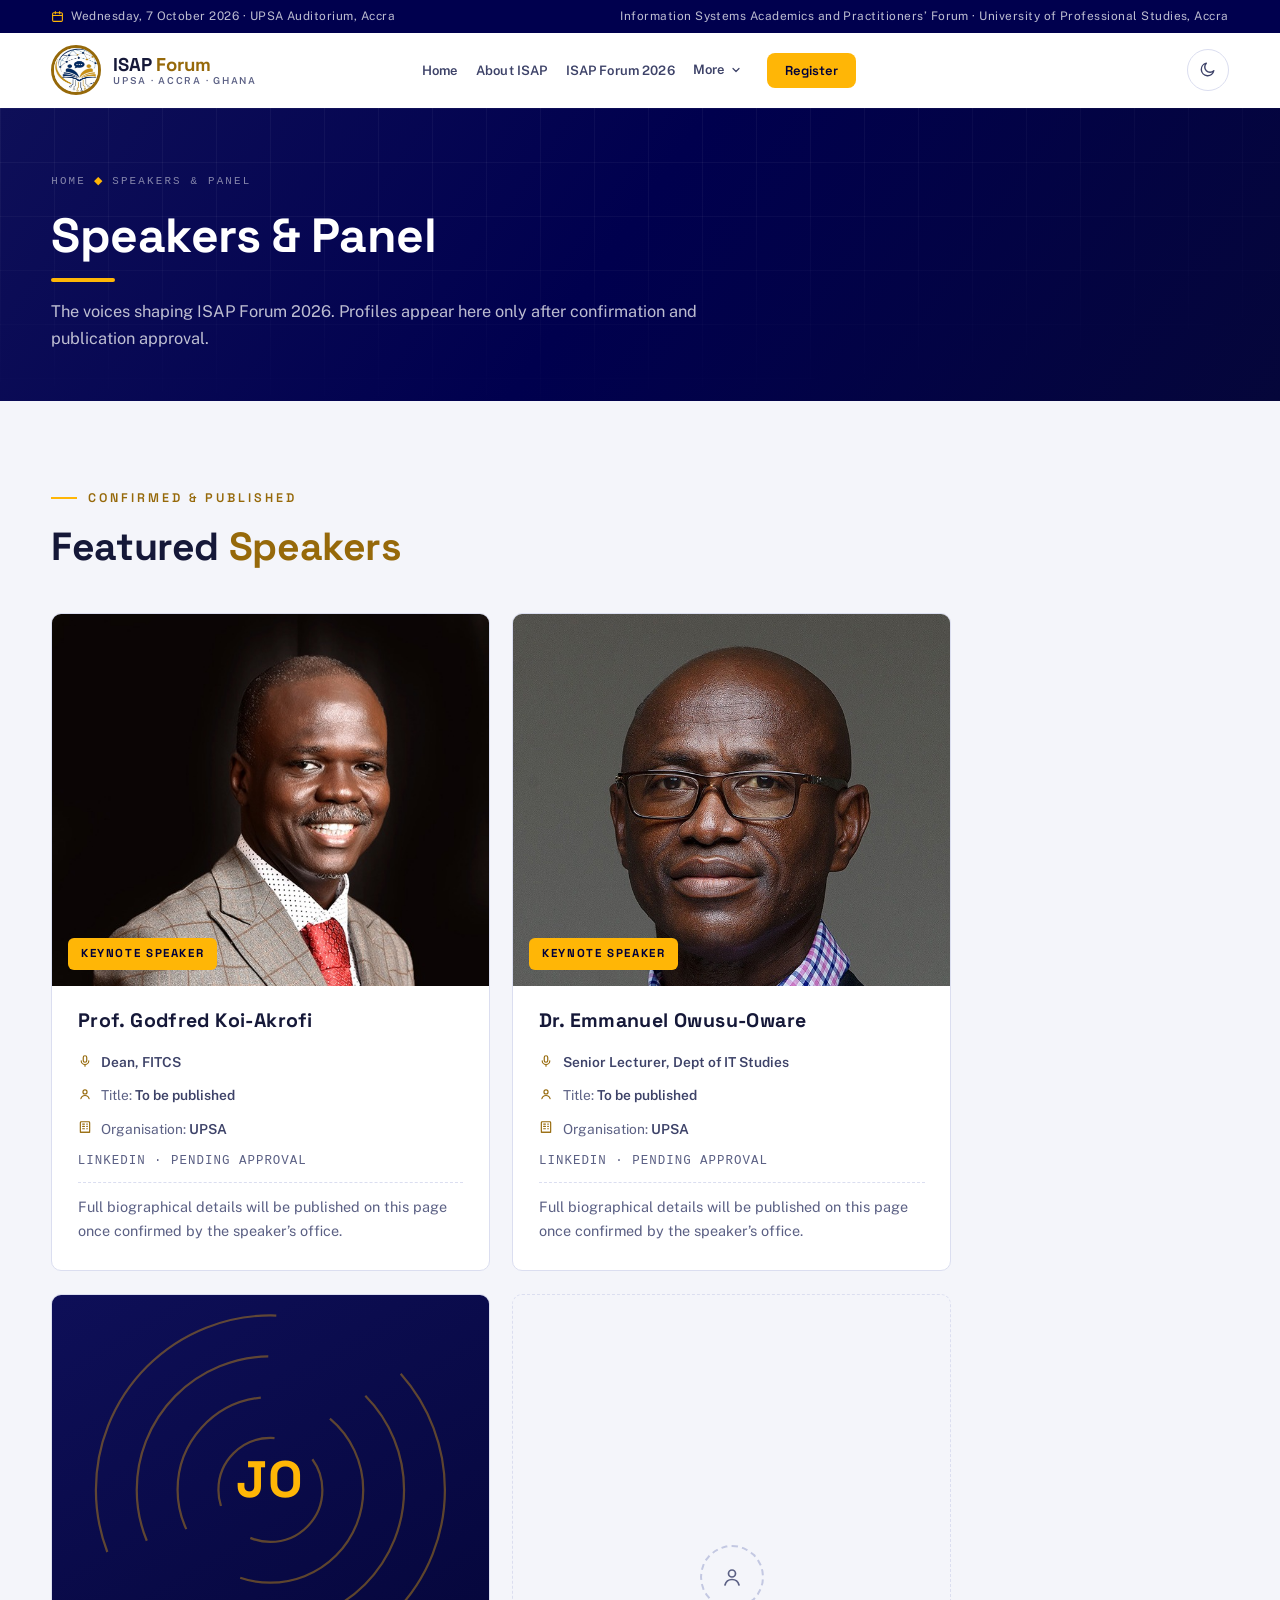
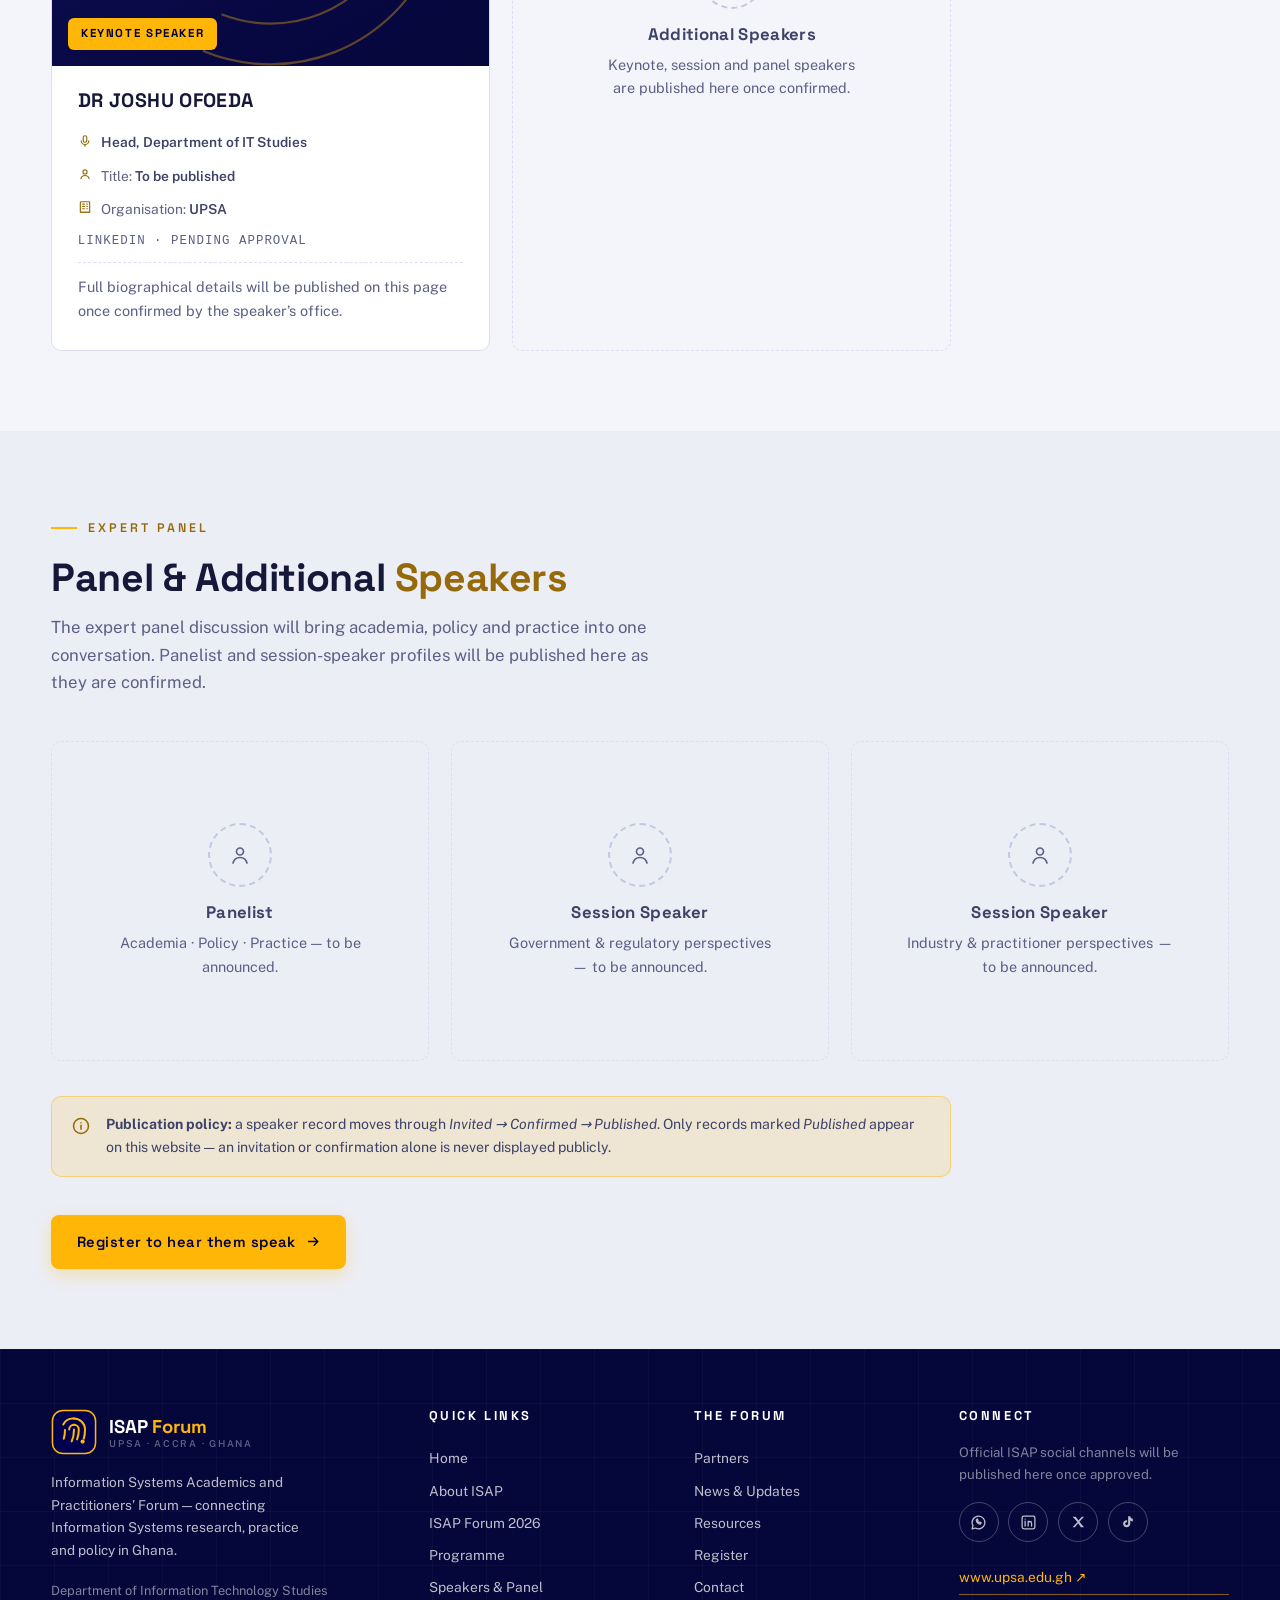
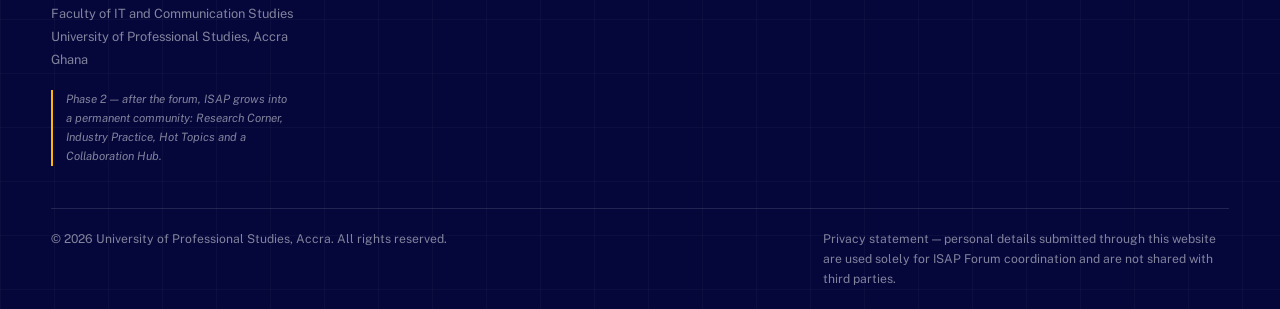
<file: speakers.html>
<!DOCTYPE html>
<html lang="en" data-theme="light">

<head>
  <!-- =====================================================================
  ISAP FORUM 2026 — Official Event Website (Frontend Prototype)
  Information Systems Academics and Practitioners' Forum
  University of Professional Studies, Accra (UPSA)
  ---------------------------------------------------------------------
  · Multi-page static site: HTML5 + CSS3 + Vanilla JS (no frameworks, no build step)
  · Shared assets:  style.css (design system) · main.js (CMS-ready data + behaviour)
  · This page:      speakers.html — Speakers & Panel
  · News articles:  article.html?slug=<slug> — single-article view rendered
    from the ISAP_DATA store in main.js (CMS-ready). All renderers honour
    the `status` publication gate (invited / confirmed / published ·
    draft / approved / published); swap the data objects for API calls
    later without touching the renderers.
====================================================================== -->
  <meta charset="UTF-8">
  <meta name="viewport" content="width=device-width, initial-scale=1.0">
  <title>Speakers & Panel | ISAP Forum 2026</title>

    <!-- site logo -->
    <link rel="icon" type="image/x-icon" href="images/logo-icon.jpg">

  <meta name="description"
    content="Confirmed and published speakers for ISAP Forum 2026, including keynote speaker Prof. Kenneth Agyemang Attafuah.">
  <meta name="robots" content="index, follow">
  <meta name="theme-color" content="#00004E">
  <!-- Canonical + social placeholders: replace domain with the production URL -->
  <link rel="canonical" href="https://isapforum.upsa.edu.gh/speakers.html">
  <meta property="og:type" content="website">
  <meta property="og:site_name" content="ISAP Forum · UPSA">
  <meta property="og:title" content="Speakers & Panel | ISAP Forum 2026">
  <meta property="og:description"
    content="Confirmed and published speakers for ISAP Forum 2026, including keynote speaker Prof. Kenneth Agyemang Attafuah.">
  <meta property="og:url" content="https://isapforum.upsa.edu.gh/speakers.html">
  <!-- og:image: replace with official campaign visual when available -->
  <meta property="og:image" content="https://isapforum.upsa.edu.gh/assets/images/isap-2026-og.png">
  <meta name="twitter:card" content="summary_large_image">
  <meta name="twitter:title" content="Speakers & Panel | ISAP Forum 2026">
  <meta name="twitter:description"
    content="Confirmed and published speakers for ISAP Forum 2026, including keynote speaker Prof. Kenneth Agyemang Attafuah.">
  <link rel="preconnect" href="https://fonts.googleapis.com">
  <link rel="preconnect" href="https://fonts.gstatic.com" crossorigin>
  <link
    href="https://fonts.googleapis.com/css2?family=Space+Grotesk:wght@500;600;700&family=Public+Sans:ital,wght@0,400;0,500;0,600;0,700;0,800;1,400;1,600&display=swap"
    rel="stylesheet">
  <script>
    /* Theme bootstrap — runs before paint to avoid flash (persists via localStorage) */
    (function () {
      try {
        var t = localStorage.getItem('isap-theme');
        if (t !== 'light' && t !== 'dark') {
          t = (window.matchMedia && window.matchMedia('(prefers-color-scheme: dark)').matches) ? 'dark' : 'light';
        }
        document.documentElement.setAttribute('data-theme', t);
      } catch (e) { document.documentElement.setAttribute('data-theme', 'light'); }
    })();
  </script>
  <link rel="stylesheet" href="style.css">
</head>

<body data-page="speakers">

  <a class="skip-link" href="#main">Skip to main content</a>

  <!-- ================= HEADER ================= -->
  <header class="site-header" id="siteHeader">
    <div class="topstrip">
      <div class="container topstrip-in">
        <span><svg width="13" height="13" viewBox="0 0 24 24" fill="none" stroke="currentColor" stroke-width="2"
            stroke-linecap="round">
            <rect x="3" y="5" width="18" height="16" rx="2" />
            <path d="M3 10h18M8 3v4M16 3v4" />
          </svg> Wednesday, 7 October 2026 · UPSA Auditorium, Accra</span>
        <span class="ts-right">Information Systems Academics and Practitioners’ Forum · University of Professional
          Studies, Accra</span>
      </div>
    </div>
    <div class="container header-inner">
      <a class="brand" href="index.html" aria-label="ISAP Forum — Home">
        <img class="brand-mark-img" src="images/logo-icon.jpg" alt="" aria-hidden="true">
        <span class="brand-text">
          <strong>ISAP <i>Forum</i></strong>
          <small>UPSA · Accra · Ghana</small>
        </span>
      </a>
      <nav class="main-nav" aria-label="Primary">
        <ul>
          <li><a class="nav-link" href="index.html" data-nav="home">Home</a></li>
          <li><a class="nav-link" href="about.html" data-nav="about">About ISAP</a></li>
          <li><a class="nav-link" href="forum.html" data-nav="forum">ISAP Forum 2026</a></li>
          <li class="nav-dropdown" id="navMore">
            <button class="nav-link nav-more" id="navMoreBtn" type="button" aria-haspopup="true" aria-expanded="false"
              aria-controls="navMoreMenu">
              More
              <svg class="chev" width="12" height="12" viewBox="0 0 24 24" fill="none" stroke="currentColor"
                stroke-width="2.4" stroke-linecap="round" stroke-linejoin="round" aria-hidden="true">
                <path d="M6 9l6 6 6-6" />
              </svg>
            </button>
            <ul class="nav-dropdown-menu" id="navMoreMenu" role="menu" aria-label="More pages">
              <li role="none"><a role="menuitem" class="dropdown-link" href="programme.html"
                  data-nav="programme">Programme</a></li>
              <li role="none"><a role="menuitem" class="active dropdown-link" href="speakers.html"
                  data-nav="speakers">Speakers &amp; Panel</a></li>
              <li role="none"><a role="menuitem" class="dropdown-link" href="partners.html"
                  data-nav="partners">Partners</a></li>
              <li role="none"><a role="menuitem" class="dropdown-link" href="news.html" data-nav="news">News &amp;
                  Updates</a></li>
              <li role="none"><a role="menuitem" class="dropdown-link" href="resources.html"
                  data-nav="resources">Resources</a></li>
              <li role="none"><a role="menuitem" class="dropdown-link" href="contact.html"
                  data-nav="contact">Contact</a></li>
            </ul>
          </li>
          <li><a class="nav-link is-cta" href="register.html" data-nav="register">Register</a></li>
        </ul>
      </nav>
      <ul style="margin: auto;"></ul>
      <div class="header-actions">
        <button class="icon-btn theme-toggle" id="themeToggle" type="button" aria-label="Switch to dark mode"
          aria-pressed="false">
          <svg class="ic-moon" width="19" height="19" viewBox="0 0 24 24" fill="none" stroke="currentColor"
            stroke-width="1.8" stroke-linecap="round" stroke-linejoin="round" aria-hidden="true">
            <path d="M20 13.5A8 8 0 1 1 10.5 4 6.5 6.5 0 0 0 20 13.5z" />
          </svg>
          <svg class="ic-sun" width="19" height="19" viewBox="0 0 24 24" fill="none" stroke="currentColor"
            stroke-width="1.8" stroke-linecap="round" aria-hidden="true">
            <circle cx="12" cy="12" r="4" />
            <path
              d="M12 2v2M12 20v2M2 12h2M20 12h2M4.9 4.9l1.4 1.4M17.7 17.7l1.4 1.4M4.9 19.1l1.4-1.4M17.7 6.3l1.4-1.4" />
          </svg>
        </button>
        <button class="icon-btn hamburger" id="hamburger" type="button" aria-label="Open menu" aria-expanded="false"
          aria-controls="mobileMenu">
          <span class="bars" aria-hidden="true"><span></span><span></span><span></span></span>
        </button>
      </div>
    </div>
  </header>

  <!-- ================= MOBILE MENU ================= -->
  <div class="mobile-menu" id="mobileMenu" aria-hidden="true">
    <div class="mm-top">
      <span class="brand">
        <img class="brand-mark-img" src="images/logo-icon.jpg" alt="" aria-hidden="true">
        <span class="brand-text"><strong style="color:#fff">ISAP <i
              style="color:#FFB606;font-style:normal">Forum</i></strong><small>UPSA · Accra · Ghana</small></span>
      </span>
      <button class="mm-close" id="mmClose" type="button" aria-label="Close menu">
        <svg width="18" height="18" viewBox="0 0 24 24" fill="none" stroke="currentColor" stroke-width="2"
          stroke-linecap="round" aria-hidden="true">
          <path d="M6 6l12 12M18 6L6 18" />
        </svg>
      </button>
    </div>
    <nav class="mm-nav" aria-label="Mobile">
      <a href="index.html" data-nav="home">Home <small>01</small></a>
      <a href="about.html" data-nav="about">About ISAP <small>02</small></a>
      <a href="forum.html" data-nav="forum">ISAP Forum 2026 <small>03</small></a>
      <a href="programme.html" data-nav="programme">Programme <small>04</small></a>
      <a class="active" href="speakers.html" data-nav="speakers">Speakers &amp; Panel <small>05</small></a>
      <a href="partners.html" data-nav="partners">Partners <small>06</small></a>
      <a href="news.html" data-nav="news">News &amp; Updates <small>07</small></a>
      <a href="resources.html" data-nav="resources">Resources <small>08</small></a>
      <a href="register.html" data-nav="register">Register <small>09</small></a>
      <a href="contact.html" data-nav="contact">Contact <small>10</small></a>
    </nav>
    <div class="mm-foot">
      <a class="btn btn-gold" href="register.html">Register for ISAP 2026
        <svg class="arr" width="16" height="16" viewBox="0 0 24 24" fill="none" stroke="currentColor" stroke-width="2.2"
          stroke-linecap="round" stroke-linejoin="round" aria-hidden="true">
          <path d="M4 12h15M13 6l6 6-6 6" />
        </svg>
      </a>
      <div class="mm-event">
        <span><svg width="14" height="14" viewBox="0 0 24 24" fill="none" stroke="currentColor" stroke-width="2"
            stroke-linecap="round" aria-hidden="true">
            <rect x="3" y="5" width="18" height="16" rx="2" />
            <path d="M3 10h18M8 3v4M16 3v4" />
          </svg> Wednesday, 7 October 2026</span>
        <span><svg width="14" height="14" viewBox="0 0 24 24" fill="none" stroke="currentColor" stroke-width="2"
            stroke-linecap="round" stroke-linejoin="round" aria-hidden="true">
            <path d="M12 21s-7-5.1-7-11a7 7 0 0 1 14 0c0 5.9-7 11-7 11z" />
            <circle cx="12" cy="10" r="2.5" />
          </svg> UPSA Auditorium, Accra</span>
      </div>
    </div>
  </div>

  <main id="main">
    <!-- ============================================================
     VIEW: SPEAKERS & PANEL
============================================================ -->
    <section class="view" id="view-speakers" aria-label="Speakers and Panel">
      <div class="page-head">
        <div class="container">
          <p class="crumb"><a href="index.html">Home</a> <b>◆</b> Speakers &amp; Panel</p>
          <h1>Speakers &amp; Panel</h1>
          <p class="ph-lede">The voices shaping ISAP Forum 2026. Profiles appear here only after confirmation and
            publication approval.</p>
        </div>
      </div>

      <section class="section" aria-labelledby="spkT">
        <div class="container">
          <div class="sec-head reveal">
            <p class="eyebrow">Confirmed &amp; Published</p>
            <h2 class="sec-title" id="spkT">Featured <span class="hl">Speakers</span></h2>
          </div>
          <div class="grid grid-2" id="" style="max-width:900px">
            <article class="card speaker-card reveal revealed">
              <div class="portrait" aria-hidden="true">
                <img src="images/speakers/godfred-akrofi.jpeg" alt="Prof. Godfred Koi-Akrofi" class="speaker-img">
                <span class="initials">GKA</span>
                <span class="role-tag">Keynote Speaker</span>
              </div>
              <div class="speaker-body">
                <h3>Prof. Godfred Koi-Akrofi</h3>
                <div class="spk-row"><svg width="14" height="14" viewBox="0 0 24 24" fill="none" stroke="currentColor"
                    stroke-width="2" stroke-linecap="round" stroke-linejoin="round" aria-hidden="true">
                    <rect x="9" y="3" width="6" height="11" rx="3"></rect>
                    <path d="M5.5 11.5a6.5 6.5 0 0 0 13 0M12 18v3"></path>
                  </svg> <span><b>Dean, FITCS</b></span></div>
                <div class="spk-row"><svg width="14" height="14" viewBox="0 0 24 24" fill="none" stroke="currentColor"
                    stroke-width="2" stroke-linecap="round" stroke-linejoin="round" aria-hidden="true">
                    <circle cx="12" cy="8.5" r="3.5"></circle>
                    <path d="M5 20c.9-3.6 3.7-5.5 7-5.5s6.1 1.9 7 5.5"></path>
                  </svg> <span>Title: <b>To be published</b></span></div>
                <div class="spk-row"><svg width="14" height="14" viewBox="0 0 24 24" fill="none" stroke="currentColor"
                    stroke-width="2" stroke-linecap="round" stroke-linejoin="round" aria-hidden="true">
                    <rect x="4" y="3" width="16" height="18" rx="1.5"></rect>
                    <path d="M8 7h3M8 11h3M8 15h3M15 7h1M15 11h1M15 15h1M4 21h16"></path>
                  </svg> <span>Organisation: <b>UPSA</b></span></div>
                <div class="spk-row" style="color:var(--muted);font-size:.78rem"><span class="mono"
                    style="letter-spacing:.08em">LINKEDIN · PENDING APPROVAL</span></div>
                <p class="spk-bio">Full biographical details will be published on this page once confirmed by the
                  speaker’s office.
                </p>
              </div>
            </article>
            <article class="card speaker-card reveal revealed">
              <div class="portrait" aria-hidden="true">
                <img src="images/speakers/emmanuel-owusu-oware.jpeg" alt="Dr. Emmanuel Owusu-Oware" class="speaker-img">
                <span class="initials">EWO</span>
                <span class="role-tag">Keynote Speaker</span>
              </div>
              <div class="speaker-body">
                <h3>Dr. Emmanuel Owusu-Oware</h3>
                <div class="spk-row"><svg width="14" height="14" viewBox="0 0 24 24" fill="none" stroke="currentColor"
                    stroke-width="2" stroke-linecap="round" stroke-linejoin="round" aria-hidden="true">
                    <rect x="9" y="3" width="6" height="11" rx="3"></rect>
                    <path d="M5.5 11.5a6.5 6.5 0 0 0 13 0M12 18v3"></path>
                  </svg> <span><b>Senior Lecturer, Dept of IT Studies</b></span></div>
                <div class="spk-row"><svg width="14" height="14" viewBox="0 0 24 24" fill="none" stroke="currentColor"
                    stroke-width="2" stroke-linecap="round" stroke-linejoin="round" aria-hidden="true">
                    <circle cx="12" cy="8.5" r="3.5"></circle>
                    <path d="M5 20c.9-3.6 3.7-5.5 7-5.5s6.1 1.9 7 5.5"></path>
                  </svg> <span>Title: <b>To be published</b></span></div>
                <div class="spk-row"><svg width="14" height="14" viewBox="0 0 24 24" fill="none" stroke="currentColor"
                    stroke-width="2" stroke-linecap="round" stroke-linejoin="round" aria-hidden="true">
                    <rect x="4" y="3" width="16" height="18" rx="1.5"></rect>
                    <path d="M8 7h3M8 11h3M8 15h3M15 7h1M15 11h1M15 15h1M4 21h16"></path>
                  </svg> <span>Organisation: <b>UPSA</b></span></div>
                <div class="spk-row" style="color:var(--muted);font-size:.78rem"><span class="mono"
                    style="letter-spacing:.08em">LINKEDIN · PENDING APPROVAL</span></div>
                <p class="spk-bio">Full biographical details will be published on this page once confirmed by the
                  speaker’s office.
                </p>
              </div>
            </article>
            <article class="card speaker-card reveal revealed">
              <div class="portrait" aria-hidden="true">
                <svg class="fp-arc" viewBox="0 0 200 200" fill="none" stroke="#FFB606" stroke-width="1.2">
                  <circle cx="100" cy="105" r="28" stroke-dasharray="55 24"></circle>
                  <circle cx="100" cy="105" r="50" stroke-dasharray="95 40"></circle>
                  <circle cx="100" cy="105" r="72" stroke-dasharray="140 58"></circle>
                  <circle cx="100" cy="105" r="94" stroke-dasharray="185 76"></circle>
                </svg>
                <span class="initials">JO</span>
                <span class="role-tag">Keynote Speaker</span>
              </div>
              <div class="speaker-body">
                <h3>DR JOSHU OFOEDA</h3>
                <div class="spk-row"><svg width="14" height="14" viewBox="0 0 24 24" fill="none" stroke="currentColor"
                    stroke-width="2" stroke-linecap="round" stroke-linejoin="round" aria-hidden="true">
                    <rect x="9" y="3" width="6" height="11" rx="3"></rect>
                    <path d="M5.5 11.5a6.5 6.5 0 0 0 13 0M12 18v3"></path>
                  </svg> <span><b>Head, Department of IT Studies</b></span></div>
                <div class="spk-row"><svg width="14" height="14" viewBox="0 0 24 24" fill="none" stroke="currentColor"
                    stroke-width="2" stroke-linecap="round" stroke-linejoin="round" aria-hidden="true">
                    <circle cx="12" cy="8.5" r="3.5"></circle>
                    <path d="M5 20c.9-3.6 3.7-5.5 7-5.5s6.1 1.9 7 5.5"></path>
                  </svg> <span>Title: <b>To be published</b></span></div>
                <div class="spk-row"><svg width="14" height="14" viewBox="0 0 24 24" fill="none" stroke="currentColor"
                    stroke-width="2" stroke-linecap="round" stroke-linejoin="round" aria-hidden="true">
                    <rect x="4" y="3" width="16" height="18" rx="1.5"></rect>
                    <path d="M8 7h3M8 11h3M8 15h3M15 7h1M15 11h1M15 15h1M4 21h16"></path>
                  </svg> <span>Organisation: <b>UPSA</b></span></div>
                <div class="spk-row" style="color:var(--muted);font-size:.78rem"><span class="mono"
                    style="letter-spacing:.08em">LINKEDIN · PENDING APPROVAL</span></div>
                <p class="spk-bio">Full biographical details will be published on this page once confirmed by the
                  speaker’s office.
                </p>
              </div>
            </article>


            <!-- additional speakers card -->
            <article class="card speaker-card--tease reveal revealed">
              <div>
                <div class="tease-ic" aria-hidden="true"><svg width="24" height="24" viewBox="0 0 24 24" fill="none"
                    stroke="currentColor" stroke-width="1.7" stroke-linecap="round" stroke-linejoin="round">
                    <circle cx="12" cy="8.5" r="3.5"></circle>
                    <path d="M5 20c.9-3.6 3.7-5.5 7-5.5s6.1 1.9 7 5.5"></path>
                  </svg></div>
                <h3>Additional Speakers</h3>
                <p>Keynote, session and panel speakers are published here once confirmed.</p>
              </div>
            </article>
          </div>
        </div>
      </section>

      <section class="section section--tint" aria-labelledby="panelT">
        <div class="container">
          <div class="sec-head reveal">
            <p class="eyebrow">Expert Panel</p>
            <h2 class="sec-title" id="panelT">Panel &amp; Additional <span class="hl">Speakers</span></h2>
            <p class="sec-lede">The expert panel discussion will bring academia, policy and practice into one
              conversation. Panelist and session-speaker profiles will be published here as they are confirmed.</p>
          </div>
          <div class="grid grid-3">
            <div class="card speaker-card--tease reveal">
              <div>
                <div class="tease-ic"><svg width="24" height="24" viewBox="0 0 24 24" fill="none" stroke="currentColor"
                    stroke-width="1.7" stroke-linecap="round" stroke-linejoin="round" aria-hidden="true">
                    <circle cx="12" cy="8.5" r="3.5" />
                    <path d="M5 20c.9-3.6 3.7-5.5 7-5.5s6.1 1.9 7 5.5" />
                  </svg></div>
                <h3>Panelist</h3>
                <p>Academia · Policy · Practice — to be announced.</p>
              </div>
            </div>
            <div class="card speaker-card--tease reveal">
              <div>
                <div class="tease-ic"><svg width="24" height="24" viewBox="0 0 24 24" fill="none" stroke="currentColor"
                    stroke-width="1.7" stroke-linecap="round" stroke-linejoin="round" aria-hidden="true">
                    <circle cx="12" cy="8.5" r="3.5" />
                    <path d="M5 20c.9-3.6 3.7-5.5 7-5.5s6.1 1.9 7 5.5" />
                  </svg></div>
                <h3>Session Speaker</h3>
                <p>Government &amp; regulatory perspectives — to be announced.</p>
              </div>
            </div>
            <div class="card speaker-card--tease reveal">
              <div>
                <div class="tease-ic"><svg width="24" height="24" viewBox="0 0 24 24" fill="none" stroke="currentColor"
                    stroke-width="1.7" stroke-linecap="round" stroke-linejoin="round" aria-hidden="true">
                    <circle cx="12" cy="8.5" r="3.5" />
                    <path d="M5 20c.9-3.6 3.7-5.5 7-5.5s6.1 1.9 7 5.5" />
                  </svg></div>
                <h3>Session Speaker</h3>
                <p>Industry &amp; practitioner perspectives — to be announced.</p>
              </div>
            </div>
          </div>
          <div class="note-banner reveal" style="margin-top:2.2rem;max-width:900px">
            <svg width="20" height="20" viewBox="0 0 24 24" fill="none" stroke="currentColor" stroke-width="1.8"
              stroke-linecap="round" aria-hidden="true">
              <circle cx="12" cy="12" r="9" />
              <path d="M12 8h.01M12 11v5" />
            </svg>
            <p><strong>Publication policy:</strong> a speaker record moves through <em>Invited → Confirmed →
                Published</em>. Only records marked <em>Published</em> appear on this website — an invitation or
              confirmation alone is never displayed publicly.</p>
          </div>
          <div style="margin-top:2.4rem" class="reveal">
            <a class="btn btn-gold" href="register.html">Register to hear them speak
              <svg class="arr" width="15" height="15" viewBox="0 0 24 24" fill="none" stroke="currentColor"
                stroke-width="2.2" stroke-linecap="round" stroke-linejoin="round" aria-hidden="true">
                <path d="M4 12h15M13 6l6 6-6 6" />
              </svg></a>
          </div>
        </div>
      </section>
    </section>
  </main>

  <!-- ================= FOOTER ================= -->
  <footer class="site-footer">
    <div class="container">
      <div class="foot-grid">
        <div class="foot-brand">
          <span class="brand">
            <svg class="brand-mark" viewBox="0 0 48 48" width="46" height="46" aria-hidden="true">
              <rect x="1.5" y="1.5" width="45" height="45" rx="11" fill="#00004E" stroke="#FFB606" stroke-width="1.6" />
              <g fill="none" stroke="#FFB606" stroke-width="2.1" stroke-linecap="round">
                <path d="M24 10a11.5 11.5 0 0 1 11.5 11.5c0 3.6-.4 6.7-1.3 9.4" />
                <path d="M12.8 16.2A11.5 11.5 0 0 1 24 10" />
                <path d="M24 16.5a5 5 0 0 1 5 5c0 3.8-.6 7.2-1.8 10.2" />
                <path d="M19 21.5a5 5 0 0 1 5-5" />
                <path d="M24 21.5c0 4.6-.8 8.7-2.4 12.3" />
                <path d="M14.6 22c0 3.3-.4 6.3-1.3 9" />
              </g>
              <circle cx="33" cy="34" r="2.2" fill="#FFB606" />
            </svg>
            <span class="brand-text"><strong style="color:#fff">ISAP <i
                  style="color:#FFB606;font-style:normal">Forum</i></strong><small>UPSA · Accra · Ghana</small></span>
          </span>
          <p>Information Systems Academics and Practitioners’ Forum — connecting Information Systems research, practice
            and policy in Ghana.</p>
          <div class="addr">
            Department of Information Technology Studies<br>
            Faculty of IT and Communication Studies<br>
            University of Professional Studies, Accra<br>
            Ghana
          </div>
          <p class="phase2">Phase 2 — after the forum, ISAP grows into a permanent community: Research Corner, Industry
            Practice, Hot Topics and a Collaboration Hub.</p>
        </div>
        <div class="foot-col">
          <h4>Quick Links</h4>
          <a href="index.html">Home</a><a href="about.html">About ISAP</a><a href="forum.html">ISAP Forum 2026</a><a
            href="programme.html">Programme</a><a href="speakers.html">Speakers &amp; Panel</a>
        </div>
        <div class="foot-col">
          <h4>The Forum</h4>
          <a href="partners.html">Partners</a><a href="news.html">News &amp; Updates</a><a
            href="resources.html">Resources</a><a href="register.html">Register</a><a href="contact.html">Contact</a>
        </div>
        <div class="foot-col">
          <h4>Connect</h4>
          <p style="font-size:.83rem;color:var(--on-navy-3)">Official ISAP social channels will be published here once
            approved.</p>
          <div class="foot-social">
            <a href="https://whatsapp.com/channel/0029VapJtFc60eBjgcA69Y19" target="_blank" rel="noopener"
              aria-label="WhatsApp" title="WhatsApp"><svg width="17" height="17" viewBox="0 0 24 24" fill="none"
                stroke="currentColor" stroke-width="1.8" stroke-linecap="round" stroke-linejoin="round"
                aria-hidden="true">
                <path d="M12 3a9 9 0 0 0-7.8 13.5L3 21l4.6-1.2A9 9 0 1 0 12 3z" />
                <path d="M8.8 8.7c.4 2.6 3 5.2 5.6 5.6l1.4-1.7-2.1-1.2-1 .8c-.8-.4-1.6-1.2-2-2l.8-1-1.2-2.1-1.5 1.6z" />
              </svg></a>
            <a href="https://www.linkedin.com/in/isap-forum" target="_blank" rel="noopener" aria-label="LinkedIn"
              title="LinkedIn"><svg width="17" height="17" viewBox="0 0 24 24" fill="none" stroke="currentColor"
                stroke-width="1.8" stroke-linecap="round" stroke-linejoin="round" aria-hidden="true">
                <rect x="3" y="3" width="18" height="18" rx="2.5" />
                <path d="M7.2 10.2V17M7.2 7.2v.01M11.5 17v-4a2.4 2.4 0 0 1 4.8 0v4M11.5 10.2v1.6" />
              </svg></a>
            <a href="https://x.com/itsaupsa?s=1" target="_blank" rel="noopener" aria-label="X" title="X"><svg width="16"
                height="16" viewBox="0 0 24 24" fill="currentColor" aria-hidden="true">
                <path d="M4 4h4.6l4 5.7L17.8 4H21l-6.9 7.6L21 20h-4.6l-4.2-6-4.9 6H4l7.2-8L4 4z" />
              </svg></a>
            <a href="https://www.tiktok.com/@itsa.upsa?_t=ZM-904lYQzwJrf&_r=1" target="_blank" rel="noopener"
              aria-label="TikTok" title="TikTok"><svg width="16" height="16" viewBox="0 0 24 24" fill="currentColor"
                aria-hidden="true">
                <path
                  d="M19.3 7.2c-1.3-.1-2.5-.8-3.2-1.9-.4-.6-.6-1.3-.7-2.1h-3.2v11.2c0 1.3-.9 2.3-2.2 2.3-1.2 0-2.2-.9-2.2-2.1s1-2.1 2.2-2.1c.2 0 .5 0 .7.1v-3.2c-.2 0-.5-.1-.7-.1-3 0-5.4 2.4-5.4 5.3s2.4 5.3 5.4 5.3c3 0 5.4-2.4 5.4-5.3V9.8c1.1.8 2.4 1.3 3.8 1.3V7.2h-.1z" />
              </svg></a>
          </div>
          <p style="font-size:.8rem;margin-top:1.2rem"><a href="https://www.upsa.edu.gh" target="_blank" rel="noopener"
              style="color:var(--gold);border-bottom:1px solid rgba(255,182,6,.5)">www.upsa.edu.gh ↗</a></p>
        </div>
      </div>
      <div class="foot-bottom">
        <span>© 2026 University of Professional Studies, Accra. All rights reserved.</span>
        <span class="privacy">Privacy statement — personal details submitted through this website are used solely for
          ISAP Forum coordination and are not shared with third parties.</span>
      </div>
    </div>
  </footer>

  <button class="back-top" id="backTop" type="button" aria-label="Back to top">
    <svg width="18" height="18" viewBox="0 0 24 24" fill="none" stroke="currentColor" stroke-width="2.4"
      stroke-linecap="round" stroke-linejoin="round" aria-hidden="true">
      <path d="M12 19V5M6 11l6-6 6 6" />
    </svg>
  </button>
  <div class="toast" id="toast" role="status" aria-live="polite"></div>

  <script src="main.js"></script>
</body>

</html>
</file>
<file: style.css>
/* ============================================================
   1. TOKENS
============================================================ */
:root {
  --navy: #00004E;
  --navy-700: #0E0F58;
  --navy-800: #0A0B44;
  --navy-900: #05063A;
  --gold: #FFB606;
  --gold-hi: #FFC22E;
  --gold-ink: #96690A;
  --gold-soft: rgba(255, 182, 6, .14);
  --bg: #F4F5FA;
  --surface: #FFFFFF;
  --surface-2: #ECEEF6;
  --surface-3: #E1E4F0;
  --ink: #151838;
  --ink-2: #3D4268;
  --muted: #5B6084;
  --line: #DBDEF0;
  --line-strong: #C3C8E2;
  --on-navy: #FFFFFF;
  --on-navy-2: rgba(255, 255, 255, .74);
  --on-navy-3: rgba(255, 255, 255, .5);
  --grid-line: rgba(0, 0, 78, .05);
  --shadow: 0 1px 2px rgba(10, 11, 68, .05), 0 10px 28px rgba(10, 11, 68, .08);
  --shadow-lg: 0 2px 6px rgba(10, 11, 68, .08), 0 22px 48px rgba(10, 11, 68, .16);
  --font-d: 'Space Grotesk', ui-sans-serif, sans-serif;
  --font-b: 'Public Sans', system-ui, sans-serif;
  --font-m: ui-monospace, 'SF Mono', 'Cascadia Mono', Menlo, Consolas, monospace;
  --r: 10px;
  --r-sm: 7px;
  --hh: 74px;
  /* Scroll-reveal animation tokens */
  --reveal-distance: 40px;
  --reveal-duration: .7s;
  --reveal-easing: cubic-bezier(.22, 1, .36, 1);
  --reveal-stagger: .10s;
}

html[data-theme="dark"] {
  --bg: #070919;
  --surface: #0D1130;
  --surface-2: #12163E;
  --surface-3: #181E52;
  --ink: #EDEFFB;
  --ink-2: #C7CBE8;
  --muted: #9298C0;
  --line: #20265A;
  --line-strong: #2D3470;
  --gold: #FFC021;
  --gold-hi: #FFCD4A;
  --gold-ink: #FFC22E;
  --gold-soft: rgba(255, 192, 33, .13);
  --grid-line: rgba(255, 255, 255, .04);
  --shadow: 0 1px 2px rgba(0, 0, 0, .35), 0 12px 30px rgba(0, 0, 0, .4);
  --shadow-lg: 0 2px 8px rgba(0, 0, 0, .4), 0 24px 54px rgba(0, 0, 0, .5);
  --navy-800: #04052E;
  --navy-900: #02031F;
}

/* ============================================================
   2. RESET / BASE
============================================================ */
*,
*::before,
*::after {
  box-sizing: border-box;
  margin: 0;
  padding: 0
}

html {
  scroll-behavior: smooth;
  -webkit-text-size-adjust: 100%
}

body {
  font-family: var(--font-b);
  font-size: 1rem;
  line-height: 1.65;
  color: var(--ink);
  background: var(--bg);
  overflow-x: clip;
  min-height: 100vh;
}

img,
svg,
canvas {
  display: block;
  max-width: 100%
}

a {
  color: inherit;
  text-decoration: none
}

ul,
ol {
  list-style: none
}

button,
input,
select,
textarea {
  font: inherit;
  color: inherit
}

button {
  cursor: pointer;
  background: none;
  border: 0
}

::selection {
  background: var(--gold);
  color: #00003A
}

:focus-visible {
  outline: 3px solid var(--gold);
  outline-offset: 2px;
  border-radius: 4px
}

.sr-only {
  position: absolute;
  width: 1px;
  height: 1px;
  padding: 0;
  margin: -1px;
  overflow: hidden;
  clip: rect(0 0 0 0);
  white-space: nowrap;
  border: 0
}

.skip-link {
  position: fixed;
  top: -60px;
  left: 16px;
  z-index: 200;
  background: var(--gold);
  color: #00003A;
  font-weight: 700;
  padding: .7rem 1.2rem;
  border-radius: 0 0 8px 8px;
  transition: top .2s
}

.skip-link:focus {
  top: 0
}

h1,
h2,
h3,
h4 {
  font-family: var(--font-d);
  line-height: 1.15;
  color: var(--ink);
  letter-spacing: -.01em
}

html[data-theme="dark"] h1,
html[data-theme="dark"] h2,
html[data-theme="dark"] h3,
html[data-theme="dark"] h4 {
  color: var(--ink)
}

.mono {
  font-family: var(--font-m)
}

.gold {
  color: var(--gold)
}

/* ============================================================
   3. LAYOUT UTILITIES
============================================================ */
.container {
  width: min(1200px, 92%);
  margin-inline: auto
}

.section {
  padding: 5rem 0;
  position: relative
}

.section--tint {
  background: var(--surface-2)
}

.section--navy {
  background: linear-gradient(135deg, var(--navy-700) 0%, var(--navy) 45%, var(--navy-900) 100%);
  color: var(--on-navy);
  overflow: hidden;
}

.section--navy::before {
  content: "";
  position: absolute;
  inset: 0;
  pointer-events: none;
  background-image: linear-gradient(var(--hero-grid, rgba(255, 255, 255, .045)) 1px, transparent 1px),
    linear-gradient(90deg, var(--hero-grid, rgba(255, 255, 255, .045)) 1px, transparent 1px);
  background-size: 56px 56px;
}

.section--navy::after {
  content: "";
  position: absolute;
  inset: 0;
  pointer-events: none;
  background: radial-gradient(600px 400px at 85% 10%, rgba(255, 182, 6, .14), transparent 65%);
}

.section--navy>* {
  position: relative;
  z-index: 2
}

.section--navy h2,
.section--navy h3 {
  color: #fff
}

.section--navy .sec-lede {
  color: var(--on-navy-2)
}

.sec-head {
  max-width: 720px;
  margin-bottom: 2.75rem
}

.sec-head--center {
  margin-inline: auto;
  text-align: center
}

.eyebrow {
  display: inline-flex;
  align-items: center;
  gap: .7rem;
  font-family: var(--font-d);
  font-size: .78rem;
  font-weight: 600;
  letter-spacing: .24em;
  text-transform: uppercase;
  color: var(--gold-ink);
  margin-bottom: 1rem;
}

.eyebrow::before {
  content: "";
  width: 26px;
  height: 2px;
  background: var(--gold);
  flex: none
}

.section--navy .eyebrow {
  color: var(--gold)
}

.sec-title {
  font-size: clamp(1.65rem, 3.4vw, 2.45rem);
  font-weight: 700
}

.sec-title .hl {
  color: var(--gold-ink)
}

.section--navy .sec-title .hl {
  color: var(--gold)
}

.sec-lede {
  margin-top: .9rem;
  color: var(--muted);
  font-size: 1.05rem;
  max-width: 62ch
}

/* ============================================================
   4. BUTTONS / CHIPS / STATUS
============================================================ */
.btn {
  display: inline-flex;
  align-items: center;
  justify-content: center;
  gap: .6rem;
  font-family: var(--font-d);
  font-weight: 600;
  font-size: .92rem;
  letter-spacing: .03em;
  padding: .85rem 1.55rem;
  border-radius: 8px;
  border: 1px solid transparent;
  transition: transform .18s ease, box-shadow .18s ease, background .18s ease, border-color .18s ease, color .18s ease;
  white-space: nowrap;
}

.btn .arr {
  transition: transform .18s ease
}

.btn:hover .arr {
  transform: translateX(4px)
}

.btn-gold {
  background: var(--gold);
  color: #00003A;
  box-shadow: 0 6px 18px rgba(255, 182, 6, .28)
}

.btn-gold:hover {
  background: var(--gold-hi);
  transform: translateY(-2px);
  box-shadow: 0 10px 26px rgba(255, 182, 6, .36)
}

.btn-navy {
  background: var(--navy);
  color: #fff
}

.btn-navy:hover {
  background: var(--navy-700);
  transform: translateY(-2px);
  box-shadow: var(--shadow)
}

.btn-ghost {
  border-color: rgba(255, 255, 255, .4);
  color: #fff
}

.btn-ghost:hover {
  border-color: var(--gold);
  color: var(--gold);
  transform: translateY(-2px)
}

.btn-outline {
  border-color: var(--line-strong);
  color: var(--ink)
}

.btn-outline:hover {
  border-color: var(--navy);
  background: var(--surface-2);
  transform: translateY(-2px)
}

html[data-theme="dark"] .btn-outline:hover {
  border-color: var(--gold);
  background: var(--surface-2)
}

.btn-sm {
  padding: .55rem 1.05rem;
  font-size: .82rem
}

.btn[disabled],
.btn.is-pending {
  opacity: .55;
  cursor: not-allowed;
  transform: none !important;
  box-shadow: none !important
}

.chip {
  display: inline-flex;
  align-items: center;
  gap: .55rem;
  padding: .55rem 1rem;
  border-radius: 8px;
  font-weight: 700;
  font-size: .86rem;
  letter-spacing: .02em;
}

.chip svg {
  flex: none
}

.chip--gold {
  background: var(--gold);
  color: #00003A
}

.chip--line {
  border: 1px solid rgba(255, 255, 255, .35);
  color: #fff
}

.chip--soft {
  background: var(--surface-2);
  border: 1px solid var(--line);
  color: var(--ink-2);
  font-weight: 600
}

.status {
  display: inline-flex;
  align-items: center;
  gap: .45rem;
  font-family: var(--font-m);
  font-size: .7rem;
  letter-spacing: .08em;
  text-transform: uppercase;
  padding: .28rem .65rem;
  border-radius: 999px;
  border: 1px solid;
}

.status::before {
  content: "";
  width: 6px;
  height: 6px;
  border-radius: 50%;
  background: currentColor
}

.status--confirmed {
  color: var(--gold-ink);
  border-color: rgba(150, 105, 10, .4);
  background: var(--gold-soft)
}

.status--tba {
  color: var(--muted);
  border-color: var(--line-strong);
  background: var(--surface-2)
}

/* ============================================================
   5. HEADER / NAVIGATION
============================================================ */
.site-header {
  position: sticky;
  top: 0;
  z-index: 50;
  background: var(--surface);
  transition: box-shadow .25s ease, border-color .25s ease;
  border-bottom: 1px solid transparent
}

.site-header.scrolled {
  border-color: var(--line);
  box-shadow: 0 8px 24px rgba(10, 11, 68, .1)
}

.topstrip {
  background: var(--navy);
  color: var(--on-navy-2);
  font-size: .74rem;
  letter-spacing: .04em;
  overflow: hidden;
  max-height: 34px;
  transition: max-height .3s ease
}

.site-header.scrolled .topstrip {
  max-height: 0
}

.topstrip-in {
  display: flex;
  justify-content: space-between;
  gap: 1rem;
  padding: .42rem 0
}

.topstrip-in span {
  display: inline-flex;
  align-items: center;
  gap: .45rem;
  white-space: nowrap
}

.topstrip-in svg {
  color: var(--gold)
}

.header-inner {
  display: flex;
  align-items: center;
  gap: 1.4rem;
  height: var(--hh)
}

.brand {
  display: flex;
  align-items: center;
  gap: .75rem;
  flex: none
}

.brand-mark-img {
  width: 50px;
  height: 50px;
  border-radius: 50%;
  border: 3px solid var(--gold-ink);
}

.brand-text {
  display: flex;
  flex-direction: column;
  line-height: 1.15
}

.brand-text strong {
  font-family: var(--font-d);
  font-weight: 700;
  font-size: 1.16rem;
  color: var(--ink);
  letter-spacing: -.01em
}

.brand-text strong i {
  font-style: normal;
  color: var(--gold-ink)
}

html[data-theme="dark"] .brand-text strong i {
  color: var(--gold)
}

.brand-text small {
  font-size: .6rem;
  letter-spacing: .18em;
  text-transform: uppercase;
  color: var(--muted);
  font-weight: 600
}

.main-nav {
  margin-left: auto
}

.main-nav ul {
  display: flex;
  align-items: center;
  gap: 1.15rem
}

.nav-link {
  position: relative;
  font-size: .815rem;
  font-weight: 600;
  color: var(--ink-2);
  padding: .45rem 0;
  letter-spacing: .01em;
  transition: color .18s;
  white-space: nowrap;
}

.nav-link::after {
  content: "";
  position: absolute;
  left: 0;
  bottom: 0;
  height: 2px;
  width: 100%;
  background: var(--gold);
  transform: scaleX(0);
  transform-origin: left;
  transition: transform .22s ease
}

.nav-link:hover {
  color: var(--ink)
}

.nav-link:hover::after,
.nav-link.active::after {
  transform: scaleX(1)
}

.nav-link.active {
  color: var(--ink)
}

.nav-link.is-cta {
  background: var(--gold);
  color: #00003A;
  padding: .55rem 1.1rem;
  border-radius: 8px;
  font-family: var(--font-d);
  margin-left: .4rem;
  transition: background .18s, transform .18s, box-shadow .18s;
}

.nav-link.is-cta::after {
  display: none
}

.nav-link.is-cta:hover {
  background: var(--gold-hi);
  transform: translateY(-2px);
  box-shadow: 0 8px 20px rgba(255, 182, 6, .35);
  color: #00003A
}

/* "More" dropdown (desktop nav only, 1024px+) — reuses existing nav styling */
.nav-dropdown {
  position: relative
}

.nav-more {
  display: inline-flex;
  align-items: center;
  gap: .35rem;
  cursor: pointer
}

.nav-more .chev {
  transition: transform .22s ease;
  margin-top: 1px
}

.nav-dropdown.open .nav-more .chev {
  transform: rotate(180deg)
}

.nav-dropdown-menu {
  position: absolute;
  top: calc(100% + 12px);
  right: 0;
  min-width: 212px;
  background: var(--surface);
  border: 1px solid var(--line);
  border-radius: 10px;
  box-shadow: var(--shadow-lg);
  padding: .45rem;
  display: flex;
  flex-direction: column;
  gap: .1rem;
  opacity: 0;
  visibility: hidden;
  transform: translateY(-8px);
  transition: opacity .2s ease, transform .2s ease, visibility 0s .2s;
  z-index: 60;
}

/* invisible bridge so hover isn't lost in the gap above the menu */
.nav-dropdown-menu::before {
  content: "";
  position: absolute;
  left: 0;
  right: 0;
  top: -12px;
  height: 12px
}

.nav-dropdown.open .nav-dropdown-menu,
.nav-dropdown:hover .nav-dropdown-menu,
.nav-dropdown:focus-within .nav-dropdown-menu {
  opacity: 1;
  visibility: visible;
  transform: translateY(0);
  transition: opacity .2s ease, transform .2s ease;
}

.nav-dropdown:hover .nav-more .chev,
.nav-dropdown:focus-within .nav-more .chev {
  transform: rotate(180deg)
}

.dropdown-link {
  display: block;
  padding: .6rem .8rem;
  border-radius: 7px;
  font-size: .85rem;
  font-weight: 600;
  color: var(--ink-2);
  white-space: nowrap;
  transition: background .16s, color .16s;
}

.dropdown-link:hover,
.dropdown-link:focus-visible {
  background: var(--surface-2);
  color: var(--ink)
}

.dropdown-link.active {
  color: var(--gold-ink);
  background: var(--gold-soft)
}

html[data-theme="dark"] .dropdown-link.active {
  color: var(--gold)
}

.header-actions {
  display: flex;
  align-items: center;
  gap: .6rem;
  flex: none
}

.icon-btn {
  width: 42px;
  height: 42px;
  border-radius: 50%;
  display: grid;
  place-items: center;
  color: var(--ink-2);
  border: 1px solid var(--line);
  background: var(--surface);
  transition: border-color .18s, color .18s, transform .18s;
}

.icon-btn:hover {
  border-color: var(--gold);
  color: var(--gold-ink);
  transform: translateY(-1px)
}

html[data-theme="dark"] .icon-btn:hover {
  color: var(--gold)
}

.theme-toggle .ic-sun {
  display: none
}

html[data-theme="dark"] .theme-toggle .ic-sun {
  display: block
}

html[data-theme="dark"] .theme-toggle .ic-moon {
  display: none
}

.hamburger {
  display: none
}

.hamburger .bars {
  display: flex;
  flex-direction: column;
  gap: 5px
}

.hamburger .bars span {
  width: 20px;
  height: 2px;
  background: var(--ink);
  transition: transform .3s, opacity .3s;
  display: block
}

.hamburger[aria-expanded="true"] .bars span:nth-child(1) {
  transform: translateY(7px) rotate(45deg)
}

.hamburger[aria-expanded="true"] .bars span:nth-child(2) {
  opacity: 0
}

.hamburger[aria-expanded="true"] .bars span:nth-child(3) {
  transform: translateY(-7px) rotate(-45deg)
}

/* Mobile menu */
.mobile-menu {
  position: fixed;
  inset: 0;
  z-index: 80;
  background: linear-gradient(160deg, var(--navy-700), var(--navy) 50%, var(--navy-900));
  color: #fff;
  display: flex;
  flex-direction: column;
  padding: 1.2rem 6% 2rem;
  transform: translateY(-102%);
  visibility: hidden;
  transition: transform .45s cubic-bezier(.22, .9, .3, 1), visibility 0s .45s;
  overflow-y: auto;
}

.mobile-menu.open {
  transform: translateY(0);
  visibility: visible;
  transition: transform .45s cubic-bezier(.22, .9, .3, 1)
}

.mobile-menu::before {
  content: "";
  position: absolute;
  inset: 0;
  pointer-events: none;
  background-image: linear-gradient(rgba(255, 255, 255, .04) 1px, transparent 1px), linear-gradient(90deg, rgba(255, 255, 255, .04) 1px, transparent 1px);
  background-size: 52px 52px;
}

.mm-top {
  display: flex;
  justify-content: space-between;
  align-items: center;
  position: relative
}

.mm-top .brand-text strong {
  color: #fff
}

.mm-top .brand-text small {
  color: var(--on-navy-3)
}

.mm-close {
  width: 44px;
  height: 44px;
  border: 1px solid rgba(255, 255, 255, .3);
  border-radius: 50%;
  display: grid;
  place-items: center;
  color: #fff;
  transition: border-color .2s, transform .2s
}

.mm-close:hover {
  border-color: var(--gold);
  transform: rotate(90deg)
}

.mm-nav {
  margin-top: 2rem;
  position: relative
}

.mm-nav a {
  display: flex;
  align-items: center;
  justify-content: space-between;
  padding: .85rem .25rem;
  font-family: var(--font-d);
  font-size: 1.45rem;
  font-weight: 600;
  color: #fff;
  border-bottom: 1px solid rgba(255, 255, 255, .09);
  opacity: 0;
  transform: translateY(14px);
  transition: opacity .4s ease, transform .4s ease, color .2s;
}

.mobile-menu.open .mm-nav a {
  opacity: 1;
  transform: translateY(0)
}

.mobile-menu.open .mm-nav a:nth-child(1) {
  transition-delay: .08s
}

.mobile-menu.open .mm-nav a:nth-child(2) {
  transition-delay: .12s
}

.mobile-menu.open .mm-nav a:nth-child(3) {
  transition-delay: .16s
}

.mobile-menu.open .mm-nav a:nth-child(4) {
  transition-delay: .2s
}

.mobile-menu.open .mm-nav a:nth-child(5) {
  transition-delay: .24s
}

.mobile-menu.open .mm-nav a:nth-child(6) {
  transition-delay: .28s
}

.mobile-menu.open .mm-nav a:nth-child(7) {
  transition-delay: .32s
}

.mobile-menu.open .mm-nav a:nth-child(8) {
  transition-delay: .36s
}

.mobile-menu.open .mm-nav a:nth-child(9) {
  transition-delay: .4s
}

.mobile-menu.open .mm-nav a:nth-child(10) {
  transition-delay: .44s
}

.mm-nav a:hover,
.mm-nav a.active {
  color: var(--gold)
}

.mm-nav a small {
  font-family: var(--font-m);
  font-size: .65rem;
  color: var(--on-navy-3);
  letter-spacing: .15em
}

.mm-foot {
  margin-top: auto;
  padding-top: 1.6rem;
  position: relative;
  display: grid;
  gap: 1rem
}

.mm-foot .btn {
  width: 100%
}

.mm-event {
  display: flex;
  flex-direction: column;
  gap: .35rem;
  font-size: .85rem;
  color: var(--on-navy-2)
}

.mm-event span {
  display: inline-flex;
  align-items: center;
  gap: .5rem
}

.mm-event svg {
  color: var(--gold)
}

html.lock {
  overflow: hidden
}

/* ============================================================
   6. HERO
============================================================ */
.hero {
  position: relative;
  background: linear-gradient(130deg, var(--navy-700) 0%, var(--navy) 42%, var(--navy-900) 100%);
  color: var(--on-navy);
  overflow: hidden;
}

.hero::before {
  content: "";
  position: absolute;
  inset: 0;
  background-image: linear-gradient(rgba(255, 255, 255, .05) 1px, transparent 1px), linear-gradient(90deg, rgba(255, 255, 255, .05) 1px, transparent 1px);
  background-size: 56px 56px;
  mask-image: radial-gradient(120% 100% at 50% 0%, #000 40%, transparent 100%);
}

.hero::after {
  content: "";
  position: absolute;
  width: 760px;
  height: 760px;
  right: -180px;
  top: -220px;
  border-radius: 50%;
  background: radial-gradient(circle, rgba(255, 182, 6, .16), transparent 62%);
  pointer-events: none;
}

.hero-inner {
  position: relative;
  z-index: 2;
  display: grid;
  grid-template-columns: minmax(0, 1.05fr) minmax(0, .95fr);
  gap: 3.5rem;
  align-items: center;
  padding: 4.6rem 0 3.4rem
}

/* Let the hero's grid and flex children shrink instead of widening the viewport. */
.hero-inner>* {
  min-width: 0;
  max-width: 100%
}

.hero-copy {
  overflow-wrap: anywhere
}

.hero-eyebrow {
  display: inline-flex;
  align-items: center;
  gap: .7rem;
  font-family: var(--font-m);
  font-size: .72rem;
  letter-spacing: .26em;
  text-transform: uppercase;
  color: var(--gold);
  margin-bottom: 1.4rem
}

.hero-eyebrow::before {
  content: "";
  width: 30px;
  height: 2px;
  background: var(--gold);
  flex-shrink: 0
}

.hero-title {
  font-size: clamp(2.7rem, 7.2vw, 4.6rem);
  font-weight: 700;
  line-height: 1;
  color: #fff;
  letter-spacing: -.015em
}

.hero-title .yr {
  display: block;
  color: var(--gold)
}

.hero-name {
  margin-top: 1rem;
  font-weight: 600;
  font-size: clamp(1rem, 1.6vw, 1.18rem);
  color: var(--on-navy-2);
  max-width: 52ch
}

.hero-theme {
  margin-top: 1.5rem;
  padding: 1.05rem 1.3rem;
  border-left: 3px solid var(--gold);
  border-radius: 0 10px 10px 0;
  background: rgba(255, 255, 255, .05);
  max-width: 56ch;
  font-size: 1.02rem;
  color: var(--on-navy-2);
  font-weight: 500;
}

.hero-theme strong {
  color: #fff;
  font-weight: 700
}

.hero-theme em {
  font-style: normal;
  color: var(--gold);
  font-weight: 600
}

.hero-meta {
  display: flex;
  flex-wrap: wrap;
  gap: .8rem;
  margin-top: 1.6rem
}

.hero-meta>.chip {
  min-width: 0;
  max-width: 100%;
  white-space: normal
}

.hero-ctas {
  display: flex;
  flex-wrap: wrap;
  gap: .9rem;
  margin-top: 1.9rem
}

.hero .btn {
  min-width: 0;
  max-width: 100%;
  white-space: normal;
  text-align: center;
  overflow-wrap: anywhere
}

.hero .btn svg {
  flex-shrink: 0
}

.hero-note {
  margin-top: 1.15rem;
  font-size: .8rem;
  color: var(--on-navy-3);
  letter-spacing: .03em
}

.hero-note b {
  color: var(--on-navy-2);
  font-weight: 600
}

/* Hero visual — Ghana map + biometric identity treatment
   (Stylized placeholder: replace the .map-panel contents with the
   official campaign visual when the asset is delivered.) */
.hero-visual {
  position: relative;
  display: flex;
  justify-content: center
}

.map-panel {
  position: relative;
  width: min(400px, 100%);
  min-width: 0;
  max-width: 100%;
  border: 1px solid rgba(255, 255, 255, .16);
  border-radius: 14px;
  background: linear-gradient(160deg, rgba(255, 255, 255, .06), rgba(255, 255, 255, .015));
  padding: 1.1rem 1.1rem .9rem;
  backdrop-filter: blur(2px);
  box-shadow: 0 30px 70px rgba(2, 3, 31, .5);
  animation: floaty 7s ease-in-out infinite;
}

@keyframes floaty {

  0%,
  100% {
    transform: translateY(0)
  }

  50% {
    transform: translateY(-9px)
  }
}

.map-head {
  display: flex;
  justify-content: space-between;
  align-items: center;
  font-family: var(--font-m);
  font-size: .66rem;
  letter-spacing: .2em;
  color: var(--on-navy-3);
  text-transform: uppercase;
  padding: 0 .2rem .8rem
}

.map-head .live {
  display: inline-flex;
  align-items: center;
  gap: .45rem;
  color: var(--gold)
}

.map-head .live::before {
  content: "";
  width: 7px;
  height: 7px;
  border-radius: 50%;
  background: var(--gold);
  animation: blink 1.6s ease-in-out infinite
}

@keyframes blink {

  0%,
  100% {
    opacity: 1
  }

  50% {
    opacity: .25
  }
}

.map-svg {
  width: 100%;
  height: auto
}

.map-foot {
  display: flex;
  justify-content: space-between;
  font-family: var(--font-m);
  font-size: .62rem;
  letter-spacing: .14em;
  color: var(--on-navy-3);
  padding: .75rem .2rem 0;
  text-transform: uppercase
}

.scan-line {
  animation: scan 5.5s cubic-bezier(.45, 0, .55, 1) infinite
}

@keyframes scan {
  0% {
    transform: translateY(0)
  }

  50% {
    transform: translateY(352px)
  }

  100% {
    transform: translateY(0)
  }
}

.pulse-ring {
  transform-origin: center;
  animation: pulse 2.6s ease-out infinite
}

@keyframes pulse {
  0% {
    opacity: .85;
    transform: scale(.4)
  }

  80% {
    opacity: 0;
    transform: scale(1.9)
  }

  100% {
    opacity: 0;
    transform: scale(1.9)
  }
}

.net-line {
  stroke-dasharray: 4 7;
  animation: flow 3.2s linear infinite
}

@keyframes flow {
  to {
    stroke-dashoffset: -44
  }
}

.hero-stats {
  position: absolute;
  left: 50%;
  bottom: -2.5rem;
  transform: translateX(-50%);
  display: flex;
  gap: .6rem;
  flex-wrap: wrap;
  justify-content: center;
  width: max-content;
  /* max-width: 110% */
}

.hero-stats span {
  font-family: var(--font-m);
  font-size: .64rem;
  letter-spacing: .14em;
  text-transform: uppercase;
  color: var(--on-navy-2);
  border: 1px solid rgba(255, 255, 255, .22);
  background: rgba(5, 6, 58, .72);
  padding: .4rem .8rem;
  border-radius: 999px;
  white-space: nowrap;
}

/* Countdown */
.countdown {
  position: relative;
  z-index: 2;
  padding: 0 0 3.6rem
}

.cd-panel {
  border: 1px solid rgba(255, 182, 6, .32);
  border-radius: 14px;
  background: rgba(4, 5, 46, .72);
  padding: 1.4rem 1.6rem;
  display: flex;
  align-items: center;
  gap: 1.6rem;
  flex-wrap: wrap;
  box-shadow: 0 24px 60px rgba(2, 3, 31, .45);
}

.cd-panel>* {
  min-width: 0;
  max-width: 100%
}

.cd-label {
  display: flex;
  flex-direction: column;
  gap: .2rem
}

.cd-label strong {
  font-family: var(--font-d);
  font-size: .8rem;
  letter-spacing: .22em;
  color: var(--gold);
  text-transform: uppercase;
  font-weight: 600
}

.cd-label small {
  color: var(--on-navy-3);
  font-size: .75rem;
  letter-spacing: .05em
}

.cd-grid {
  display: flex;
  align-items: center;
  gap: clamp(.7rem, 3vw, 1.6rem);
  margin-left: auto
}

.cd-cell {
  text-align: center;
  min-width: 64px
}

.cd-num {
  font-family: var(--font-d);
  font-weight: 700;
  font-size: clamp(1.9rem, 4.6vw, 2.9rem);
  line-height: 1;
  color: var(--gold);
  font-variant-numeric: tabular-nums;
}

.cd-num.tick {
  animation: tick .3s ease
}

@keyframes tick {
  0% {
    transform: translateY(-6px);
    opacity: .2
  }

  100% {
    transform: translateY(0);
    opacity: 1
  }
}

.cd-unit {
  display: block;
  margin-top: .35rem;
  font-family: var(--font-m);
  font-size: .62rem;
  letter-spacing: .24em;
  color: var(--on-navy-3);
  text-transform: uppercase
}

.cd-sep {
  font-family: var(--font-d);
  font-size: 1.6rem;
  color: rgba(255, 255, 255, .3);
  padding-bottom: 1.1rem
}

.cd-ended {
  display: none;
  align-items: center;
  gap: 1.1rem;
  flex-wrap: wrap;
  margin-left: auto
}

.cd-ended p {
  font-family: var(--font-d);
  font-weight: 700;
  font-size: clamp(1rem, 2.4vw, 1.3rem);
  color: var(--gold);
  letter-spacing: .06em
}

.cd-ended small {
  display: block;
  color: var(--on-navy-2);
  font-family: var(--font-b);
  font-weight: 400;
  letter-spacing: 0;
  font-size: .82rem;
  margin-top: .2rem
}

.countdown.is-over .cd-grid,
.countdown.is-over .cd-sep,
.countdown.is-over .cd-cell {
  display: none
}

.countdown.is-over .cd-ended {
  display: flex
}

/* Marquee */
.marquee {
  position: relative;
  z-index: 2;
  border-top: 1px solid rgba(255, 182, 6, .25);
  background: rgba(2, 3, 31, .55);
  overflow: hidden;
  padding: .85rem 0
}

.marquee-track {
  display: flex;
  gap: 0;
  width: max-content;
  animation: marquee 30s linear infinite
}

.marquee:hover .marquee-track {
  animation-play-state: paused
}

.marquee-track span {
  display: inline-flex;
  align-items: center;
  gap: 2.6rem;
  padding-right: 2.6rem;
  font-family: var(--font-d);
  font-size: .8rem;
  font-weight: 600;
  letter-spacing: .22em;
  text-transform: uppercase;
  color: var(--on-navy-2);
  white-space: nowrap
}

.marquee-track b {
  color: var(--gold);
  font-weight: 400
}

@keyframes marquee {
  to {
    transform: translateX(-50%)
  }
}

/* ============================================================
   7. GENERIC CARDS / GRIDS
============================================================ */
.grid {
  display: grid;
  gap: 1.4rem
}

.grid-2 {
  grid-template-columns: repeat(2, 1fr)
}

.grid-3 {
  grid-template-columns: repeat(3, 1fr)
}

.grid-4 {
  grid-template-columns: repeat(4, 1fr)
}

.card {
  position: relative;
  background: var(--surface);
  border: 1px solid var(--line);
  border-radius: var(--r);
  padding: 1.7rem;
  transition: transform .25s ease, border-color .25s ease, box-shadow .25s ease;
  overflow: hidden;
}

.card::after {
  content: "";
  position: absolute;
  top: 0;
  right: 0;
  width: 34px;
  height: 34px;
  background: linear-gradient(225deg, var(--gold) 0 50%, transparent 50%);
  opacity: 0;
  transition: opacity .25s;
}

.card:hover {
  transform: translateY(-5px);
  border-color: rgba(255, 182, 6, .55);
  box-shadow: var(--shadow-lg)
}

.card:hover::after {
  opacity: 1
}

.icon-box {
  width: 52px;
  height: 52px;
  border-radius: 12px;
  display: grid;
  place-items: center;
  margin-bottom: 1.15rem;
  background: var(--navy);
  color: var(--gold);
  transition: background .25s, transform .25s;
}

.card:hover .icon-box {
  background: var(--gold);
  color: var(--navy);
  transform: rotate(-4deg) scale(1.05)
}

.card h3 {
  font-size: 1.05rem;
  font-weight: 700;
  letter-spacing: .02em;
  margin-bottom: .55rem
}

.card p {
  font-size: .9rem;
  color: var(--muted)
}

.ghost-num {
  position: absolute;
  top: 1rem;
  right: 1.15rem;
  font-family: var(--font-d);
  font-weight: 700;
  font-size: 2rem;
  color: var(--line-strong);
  opacity: .5;
  line-height: 1
}

html[data-theme="dark"] .ghost-num {
  color: var(--surface-3)
}

.link-more {
  display: inline-flex;
  align-items: center;
  gap: .5rem;
  font-family: var(--font-d);
  font-weight: 600;
  font-size: .88rem;
  color: var(--navy);
  letter-spacing: .02em;
  border-bottom: 2px solid var(--gold);
  padding-bottom: .15rem;
  transition: gap .2s, color .2s;
}

html[data-theme="dark"] .link-more {
  color: var(--gold)
}

.link-more:hover {
  gap: .85rem
}

.section--navy .link-more {
  color: var(--gold)
}

.prose p {
  margin-bottom: 1rem;
  color: var(--ink-2)
}

.prose p:last-child {
  margin-bottom: 0
}

.prose a {
  color: var(--navy);
  font-weight: 600;
  border-bottom: 2px solid var(--gold)
}

html[data-theme="dark"] .prose a {
  color: var(--gold)
}

.note-banner {
  display: flex;
  gap: .9rem;
  align-items: flex-start;
  border: 1px solid rgba(255, 182, 6, .45);
  background: var(--gold-soft);
  border-radius: var(--r);
  padding: 1rem 1.2rem;
  font-size: .88rem;
  color: var(--ink-2);
}

.note-banner svg {
  flex: none;
  color: var(--gold-ink);
  margin-top: .15rem
}

html[data-theme="dark"] .note-banner {
  color: var(--ink-2)
}

html[data-theme="dark"] .note-banner svg {
  color: var(--gold)
}

/* Event-info component (reused across pages) */
.event-info {
  background: var(--surface);
  border: 1px solid var(--line);
  border-radius: var(--r);
  padding: 1.6rem;
  box-shadow: var(--shadow)
}

.ei-row {
  display: flex;
  gap: 1rem;
  align-items: flex-start;
  padding: .85rem 0;
  border-bottom: 1px dashed var(--line)
}

.ei-row:first-child {
  padding-top: 0
}

.ei-row:last-of-type {
  border-bottom: 0
}

.ei-ic {
  width: 42px;
  height: 42px;
  flex: none;
  border-radius: 10px;
  background: var(--navy);
  color: var(--gold);
  display: grid;
  place-items: center
}

.ei-row strong {
  display: block;
  font-family: var(--font-d);
  font-size: .98rem;
  color: var(--ink)
}

.ei-row small {
  color: var(--muted);
  font-size: .8rem
}

.ei-actions {
  display: flex;
  flex-wrap: wrap;
  gap: .7rem;
  margin-top: 1.2rem
}

/* ============================================================
   8. HOME SECTIONS
============================================================ */
.about-grid {
  display: grid;
  grid-template-columns: 1.15fr .85fr;
  gap: 3rem;
  align-items: start
}

.focus-card {
  background: var(--surface);
  border: 1px solid var(--line);
  border-radius: var(--r);
  padding: 1.6rem;
  box-shadow: var(--shadow);
  position: sticky;
  top: calc(var(--hh) + 20px)
}

.focus-card h3 {
  font-size: .85rem;
  letter-spacing: .18em;
  text-transform: uppercase;
  color: var(--muted);
  margin-bottom: 1rem;
  font-family: var(--font-d)
}

.focus-tags {
  display: flex;
  flex-wrap: wrap;
  gap: .55rem
}

.stake-grid {
  display: grid;
  grid-template-columns: repeat(4, 1fr);
  gap: 1rem
}

.stake {
  display: flex;
  align-items: center;
  gap: .85rem;
  padding: 1.05rem 1.15rem;
  border: 1px solid rgba(255, 255, 255, .16);
  border-radius: 10px;
  background: rgba(255, 255, 255, .045);
  transition: border-color .22s, background .22s, transform .22s;
}

.stake svg {
  flex: none;
  color: var(--gold)
}

.stake span {
  font-family: var(--font-d);
  font-weight: 600;
  font-size: .9rem;
  color: #fff;
  letter-spacing: .01em
}

.stake:hover {
  border-color: var(--gold);
  background: rgba(255, 182, 6, .1);
  transform: translateY(-3px)
}

.speaker-card {
  display: flex;
  flex-direction: column;
  overflow: hidden;
  padding: 0
}

.portrait {
  position: relative;
  aspect-ratio: 4/3.4;
  background: linear-gradient(150deg, var(--navy-700), var(--navy-900));
  display: grid;
  place-items: center;
  overflow: hidden;
}

.portrait .fp-arc {
  position: absolute;
  inset: 0;
  width: 100%;
  height: 100%;
  opacity: .35
}

.portrait .initials {
  font-family: var(--font-d);
  font-weight: 700;
  font-size: 3.2rem;
  color: var(--gold);
  letter-spacing: .04em;
  position: relative
}

.portrait .role-tag {
  position: absolute;
  left: 1rem;
  bottom: 1rem;
  background: var(--gold);
  color: #00003A;
  font-family: var(--font-d);
  font-weight: 700;
  font-size: .72rem;
  letter-spacing: .14em;
  text-transform: uppercase;
  padding: .4rem .8rem;
  border-radius: 6px
}

.speaker-body {
  padding: 1.5rem 1.6rem 1.7rem;
  display: flex;
  flex-direction: column;
  gap: .65rem;
  flex: 1
}

.speaker-body h3 {
  font-size: 1.22rem
}

.spk-row {
  display: flex;
  gap: .6rem;
  font-size: .86rem;
  color: var(--muted)
}

.spk-row svg {
  flex: none;
  color: var(--gold-ink);
  margin-top: .15rem
}

html[data-theme="dark"] .spk-row svg {
  color: var(--gold)
}

.spk-row b {
  color: var(--ink-2);
  font-weight: 600
}

.spk-bio {
  font-size: .88rem;
  color: var(--muted);
  border-top: 1px dashed var(--line);
  padding-top: .8rem;
  margin-top: auto
}

.speaker-card--tease {
  border-style: dashed;
  display: grid;
  place-items: center;
  text-align: center;
  min-height: 320px;
  background: transparent;
  box-shadow: none
}

.speaker-card--tease:hover {
  transform: none;
  box-shadow: none
}

.speaker-card--tease .tease-ic {
  width: 64px;
  height: 64px;
  border-radius: 50%;
  border: 2px dashed var(--line-strong);
  display: grid;
  place-items: center;
  margin: 0 auto 1rem;
  color: var(--muted)
}

.speaker-card--tease h3 {
  color: var(--ink-2)
}

.speaker-card--tease p {
  max-width: 30ch;
  margin-inline: auto
}

/* Programme preview + timeline */
.prog {
  display: flex;
  flex-direction: column;
  gap: .9rem
}

.prog-row {
  display: grid;
  grid-template-columns: 110px 1fr;
  gap: 1.3rem;
  background: var(--surface);
  border: 1px solid var(--line);
  border-radius: var(--r);
  padding: 1.25rem 1.4rem;
  transition: border-color .22s, transform .22s, box-shadow .22s;
  position: relative;
}

.prog-row:hover {
  border-color: rgba(255, 182, 6, .55);
  transform: translateX(4px);
  box-shadow: var(--shadow)
}

.time-badge {
  display: flex;
  flex-direction: column;
  gap: .3rem;
  align-items: flex-start
}

.time-badge .t {
  font-family: var(--font-m);
  font-weight: 700;
  font-size: 1.02rem;
  color: var(--gold-ink);
  background: var(--gold-soft);
  border: 1px solid rgba(150, 105, 10, .35);
  padding: .3rem .6rem;
  border-radius: 6px
}

html[data-theme="dark"] .time-badge .t {
  color: var(--gold)
}

.time-badge small {
  font-family: var(--font-m);
  font-size: .58rem;
  letter-spacing: .14em;
  text-transform: uppercase;
  color: var(--muted)
}

.prog-main {
  display: flex;
  flex-direction: column;
  gap: .55rem
}

.prog-cat {
  font-family: var(--font-m);
  font-size: .62rem;
  letter-spacing: .2em;
  text-transform: uppercase;
  color: var(--muted)
}

.prog-row h3 {
  font-size: 1.04rem;
  display: flex;
  flex-wrap: wrap;
  gap: .7rem;
  align-items: center
}

.prog-desc {
  font-size: .88rem;
  color: var(--muted)
}

.prog-who {
  display: flex;
  flex-wrap: wrap;
  gap: .6rem 1.4rem;
  font-size: .84rem;
  color: var(--ink-2);
  border-top: 1px dashed var(--line);
  padding-top: .7rem
}

.prog-who span {
  display: inline-flex;
  align-items: center;
  gap: .45rem
}

.prog-who svg {
  color: var(--gold-ink)
}

html[data-theme="dark"] .prog-who svg {
  color: var(--gold)
}

.prog-who .tba {
  color: var(--muted);
  font-style: italic
}

.filter-row {
  display: flex;
  flex-wrap: wrap;
  gap: .55rem;
  margin: 1.6rem 0 1.8rem
}

.f-chip {
  font-family: var(--font-d);
  font-weight: 600;
  font-size: .8rem;
  letter-spacing: .03em;
  padding: .5rem 1rem;
  border-radius: 999px;
  border: 1px solid var(--line-strong);
  color: var(--ink-2);
  background: var(--surface);
  transition: all .18s;
}

.f-chip:hover {
  border-color: var(--gold)
}

.f-chip[aria-pressed="true"] {
  background: var(--navy);
  border-color: var(--navy);
  color: #fff
}

html[data-theme="dark"] .f-chip[aria-pressed="true"] {
  background: var(--gold);
  border-color: var(--gold);
  color: #00003A
}

/* News cards */
.news-card {
  padding: 0;
  display: flex;
  flex-direction: column
}

.news-thumb {
  position: relative;
  aspect-ratio: 16/8.6;
  overflow: hidden;
  border-bottom: 1px solid var(--line)
}

.news-thumb svg {
  width: 100%;
  height: 100%;
  transition: transform .5s ease
}

.news-card:hover .news-thumb svg {
  transform: scale(1.05)
}

.news-tag {
  position: absolute;
  top: .9rem;
  left: .9rem;
  background: var(--gold);
  color: #00003A;
  font-family: var(--font-d);
  font-weight: 700;
  font-size: .66rem;
  letter-spacing: .16em;
  text-transform: uppercase;
  padding: .35rem .7rem;
  border-radius: 5px
}

.news-body {
  padding: 1.35rem 1.5rem 1.5rem;
  display: flex;
  flex-direction: column;
  gap: .6rem;
  flex: 1
}

.news-date {
  font-family: var(--font-m);
  font-size: .7rem;
  letter-spacing: .12em;
  text-transform: uppercase;
  color: var(--muted);
  display: flex;
  align-items: center;
  gap: .5rem
}

.news-body h3 {
  font-size: 1.08rem;
  line-height: 1.35
}

.news-body h3 a {
  transition: color .18s
}

.news-body h3 a:hover {
  color: var(--gold-ink)
}

html[data-theme="dark"] .news-body h3 a:hover {
  color: var(--gold)
}

.news-ex {
  font-size: .87rem;
  color: var(--muted)
}

.news-body .link-more {
  margin-top: auto;
  padding-top: .6rem;
  align-self: flex-start;
  border-bottom: 0
}

/* CTA banner */
.cta-banner {
  position: relative;
  overflow: hidden;
  border-radius: 16px;
  background: linear-gradient(120deg, var(--navy-700), var(--navy) 55%, var(--navy-900));
  padding: 3.2rem clamp(1.6rem, 5vw, 3.6rem);
  display: flex;
  align-items: center;
  gap: 2rem;
  flex-wrap: wrap;
  color: #fff;
  border: 1px solid rgba(255, 182, 6, .3)
}

.cta-banner::before {
  content: "";
  position: absolute;
  inset: 0;
  background-image: linear-gradient(rgba(255, 255, 255, .05) 1px, transparent 1px), linear-gradient(90deg, rgba(255, 255, 255, .05) 1px, transparent 1px);
  background-size: 48px 48px;
  pointer-events: none
}

.cta-banner::after {
  content: "";
  position: absolute;
  width: 420px;
  height: 420px;
  right: -140px;
  bottom: -200px;
  border-radius: 50%;
  background: radial-gradient(circle, rgba(255, 182, 6, .2), transparent 65%);
  pointer-events: none
}

.cta-banner>* {
  position: relative;
  z-index: 2
}

.cta-banner h2 {
  color: #fff;
  font-size: clamp(1.5rem, 3vw, 2.1rem);
  max-width: 22ch
}

.cta-banner p {
  color: var(--on-navy-2);
  margin-top: .5rem;
  font-size: .95rem;
  max-width: 48ch
}

.cta-actions {
  display: flex;
  gap: .8rem;
  flex-wrap: wrap;
  margin-left: auto
}

/* ============================================================
   9. SUB-PAGES
============================================================ */
.page-head {
  position: relative;
  background: linear-gradient(125deg, var(--navy-700), var(--navy) 48%, var(--navy-900));
  color: #fff;
  padding: 3.6rem 0 3.1rem;
  overflow: hidden
}

.page-head::before {
  content: "";
  position: absolute;
  inset: 0;
  background-image: linear-gradient(rgba(255, 255, 255, .045) 1px, transparent 1px), linear-gradient(90deg, rgba(255, 255, 255, .045) 1px, transparent 1px);
  background-size: 54px 54px;
  mask-image: radial-gradient(120% 120% at 30% 0%, #000 30%, transparent 90%)
}

.page-head .fp-bg {
  position: absolute;
  right: -90px;
  top: -90px;
  width: 420px;
  height: 420px;
  opacity: .14
}

.page-head .container {
  position: relative;
  z-index: 2
}

.crumb {
  display: inline-flex;
  align-items: center;
  gap: .5rem;
  font-family: var(--font-m);
  font-size: .68rem;
  letter-spacing: .2em;
  text-transform: uppercase;
  color: var(--on-navy-3);
  margin-bottom: 1.1rem
}

.crumb a {
  color: var(--on-navy-3);
  transition: color .18s
}

.crumb a:hover {
  color: var(--gold)
}

.crumb b {
  color: var(--gold);
  font-weight: 400
}

.page-head h1 {
  color: #fff;
  font-size: clamp(2rem, 4.6vw, 3rem);
  letter-spacing: -.01em
}

.page-head h1::after {
  content: "";
  display: block;
  width: 64px;
  height: 4px;
  background: var(--gold);
  margin-top: .9rem;
  border-radius: 2px
}

.page-head .ph-lede {
  margin-top: 1rem;
  color: var(--on-navy-2);
  max-width: 66ch;
  font-size: 1.02rem
}

.mv-card {
  border-top: 4px solid var(--gold)
}

.obj-grid {
  display: grid;
  grid-template-columns: repeat(3, 1fr);
  gap: 1.2rem
}

.obj-card {
  padding: 1.5rem
}

.obj-card .icon-box {
  width: 46px;
  height: 46px;
  border-radius: 10px;
  margin-bottom: 1rem
}

.num-list {
  display: flex;
  flex-direction: column;
  gap: .9rem;
  counter-reset: obj
}

.num-list li {
  counter-increment: obj;
  display: flex;
  gap: 1.1rem;
  align-items: flex-start;
  background: var(--surface);
  border: 1px solid var(--line);
  border-radius: var(--r);
  padding: 1.1rem 1.3rem;
  transition: border-color .2s, transform .2s;
}

.num-list li:hover {
  border-color: rgba(255, 182, 6, .55);
  transform: translateX(4px)
}

.num-list li::before {
  content: counter(obj, decimal-leading-zero);
  font-family: var(--font-d);
  font-weight: 700;
  font-size: 1.3rem;
  color: var(--gold-ink);
  flex: none;
  line-height: 1.3;
}

html[data-theme="dark"] .num-list li::before {
  color: var(--gold)
}

.num-list li p {
  font-size: .92rem;
  color: var(--ink-2)
}

/* Partners */
.pt-cat {
  margin-bottom: 2.8rem
}

.pt-cat h2 {
  font-size: 1.25rem;
  display: flex;
  align-items: center;
  gap: .8rem;
  margin-bottom: .4rem
}

.pt-cat h2 .count {
  font-family: var(--font-m);
  font-size: .7rem;
  background: var(--gold-soft);
  color: var(--gold-ink);
  border: 1px solid rgba(150, 105, 10, .35);
  padding: .2rem .55rem;
  border-radius: 999px
}

html[data-theme="dark"] .pt-cat h2 .count {
  color: var(--gold)
}

.pt-cat>p {
  color: var(--muted);
  font-size: .9rem;
  margin-bottom: 1.3rem;
  max-width: 70ch
}

.pt-grid {
  display: grid;
  grid-template-columns: repeat(auto-fill, minmax(165px, 1fr));
  gap: 1rem
}

.pt-tile {
  background: var(--surface);
  border: 1px solid var(--line);
  border-radius: var(--r);
  padding: 1.3rem 1rem;
  display: flex;
  flex-direction: column;
  align-items: center;
  gap: .8rem;
  text-align: center;
  transition: border-color .22s, transform .22s, box-shadow .22s;
}

.pt-tile:hover {
  border-color: rgba(255, 182, 6, .6);
  transform: translateY(-4px);
  box-shadow: var(--shadow)
}

.pt-mark {
  width: 58px;
  height: 58px;
  border-radius: 12px;
  display: grid;
  place-items: center;
  background: var(--navy);
  color: var(--gold);
  font-family: var(--font-d);
  font-weight: 700;
  font-size: 1rem;
  letter-spacing: .05em;
}

.pt-tile strong {
  font-size: .84rem;
  line-height: 1.35;
  color: var(--ink)
}

.pt-tile small {
  font-size: .7rem;
  color: var(--muted)
}

.empty-state {
  border: 1.5px dashed var(--line-strong);
  border-radius: var(--r);
  padding: 2rem;
  text-align: center;
  color: var(--muted);
  display: flex;
  flex-direction: column;
  align-items: center;
  gap: .6rem;
}

.empty-state svg {
  color: var(--line-strong)
}

.empty-state strong {
  color: var(--ink-2);
  font-family: var(--font-d)
}

/* Resources */
.res-card {
  display: flex;
  flex-direction: column;
  gap: .55rem
}

.res-top {
  display: flex;
  align-items: center;
  gap: .9rem
}

.res-ic {
  width: 46px;
  height: 46px;
  flex: none;
  border-radius: 10px;
  background: var(--surface-2);
  border: 1px solid var(--line);
  display: grid;
  place-items: center;
  color: var(--navy)
}

html[data-theme="dark"] .res-ic {
  color: var(--gold)
}

.res-meta {
  font-family: var(--font-m);
  font-size: .64rem;
  letter-spacing: .16em;
  text-transform: uppercase;
  color: var(--muted)
}

.res-card h3 {
  font-size: 1.02rem
}

.res-card p {
  font-size: .86rem
}

.res-card .btn {
  margin-top: auto;
  align-self: flex-start
}

.res-lock {
  opacity: .75
}

.res-lock .res-ic {
  color: var(--muted)
}

/* Forms */
.form-card {
  background: var(--surface);
  border: 1px solid var(--line);
  border-radius: 14px;
  padding: clamp(1.5rem, 3.5vw, 2.4rem);
  box-shadow: var(--shadow)
}

.form-card>h2 {
  font-size: 1.3rem;
  margin-bottom: .35rem
}

.form-card>p {
  font-size: .88rem;
  color: var(--muted);
  margin-bottom: 1.5rem
}

.form {
  display: grid;
  grid-template-columns: 1fr 1fr;
  gap: 1.1rem
}

.field {
  display: flex;
  flex-direction: column;
  gap: .4rem
}

.field.full {
  grid-column: 1/-1
}

.field label {
  font-weight: 600;
  font-size: .85rem;
  color: var(--ink-2)
}

.req {
  color: var(--gold-ink)
}

html[data-theme="dark"] .req {
  color: var(--gold)
}

.input,
.select,
.textarea {
  background: var(--bg);
  border: 1.5px solid var(--line-strong);
  border-radius: 8px;
  padding: .78rem .95rem;
  font-size: .93rem;
  color: var(--ink);
  transition: border-color .18s, box-shadow .18s;
  width: 100%;
}

.textarea {
  resize: vertical;
  min-height: 130px
}

.input:focus,
.select:focus,
.textarea:focus {
  outline: none;
  border-color: var(--navy);
  box-shadow: 0 0 0 3px var(--gold-soft)
}

html[data-theme="dark"] .input:focus,
html[data-theme="dark"] .select:focus,
html[data-theme="dark"] .textarea:focus {
  border-color: var(--gold)
}

.field.invalid .input,
.field.invalid .select,
.field.invalid .textarea {
  border-color: #C4382E;
  box-shadow: 0 0 0 3px rgba(196, 56, 46, .12)
}

.error-msg {
  display: none;
  font-size: .76rem;
  color: #C4382E;
  font-weight: 600
}

html[data-theme="dark"] .error-msg {
  color: #FF8A7A
}

.field.invalid .error-msg {
  display: block
}

.form-note {
  grid-column: 1/-1;
  font-size: .76rem;
  color: var(--muted)
}

.success-panel {
  display: none;
  text-align: center;
  padding: 1.4rem 0
}

.success-panel.show {
  display: block;
  animation: fadeUp .5s ease
}

.success-ic {
  width: 74px;
  height: 74px;
  margin: 0 auto 1.2rem;
  border-radius: 50%;
  background: var(--gold-soft);
  border: 2px solid var(--gold);
  display: grid;
  place-items: center;
  color: var(--gold-ink)
}

html[data-theme="dark"] .success-ic {
  color: var(--gold)
}

.success-panel h3 {
  font-size: 1.4rem;
  margin-bottom: .5rem
}

.success-panel>p {
  color: var(--muted);
  font-size: .92rem;
  max-width: 46ch;
  margin: 0 auto
}

.ref-id {
  display: inline-block;
  margin: 1.2rem auto;
  padding: .7rem 1.4rem;
  background: var(--surface-2);
  border: 1.5px dashed var(--line-strong);
  border-radius: 8px;
  font-family: var(--font-m);
  font-weight: 700;
  font-size: 1.15rem;
  letter-spacing: .1em;
  color: var(--ink);
}

.qr-wrap {
  display: flex;
  flex-direction: column;
  align-items: center;
  gap: .6rem;
  margin: 1.3rem 0
}

.qr-wrap canvas {
  border: 10px solid #fff;
  border-radius: 12px;
  box-shadow: var(--shadow);
  width: 210px;
  height: 210px
}

.qr-wrap small {
  font-size: .72rem;
  color: var(--muted);
  max-width: 34ch
}

.success-actions {
  display: flex;
  flex-wrap: wrap;
  gap: .7rem;
  justify-content: center;
  margin-top: 1.3rem
}

.demo-note {
  margin-top: 1.4rem;
  font-size: .74rem;
  color: var(--muted);
  border-top: 1px dashed var(--line);
  padding-top: 1rem
}

/* Article */
.article-meta {
  display: flex;
  flex-wrap: wrap;
  align-items: center;
  gap: .9rem;
  margin: 1.4rem 0 1.1rem;
  font-size: .82rem;
  color: var(--muted)
}

.article-meta .chip--soft {
  font-size: .7rem;
  letter-spacing: .12em;
  text-transform: uppercase
}

.article-title {
  font-size: clamp(1.7rem, 4vw, 2.6rem);
  max-width: 24ch
}

.article-body {
  max-width: 74ch;
  margin-top: 1.6rem
}

.article-body p {
  margin-bottom: 1.15rem;
  color: var(--ink-2);
  font-size: 1.02rem
}

.share-row {
  display: flex;
  flex-wrap: wrap;
  align-items: center;
  gap: .6rem;
  margin: 1.6rem 0
}

.share-row .lbl {
  font-family: var(--font-d);
  font-weight: 600;
  font-size: .78rem;
  letter-spacing: .16em;
  text-transform: uppercase;
  color: var(--muted);
  margin-right: .3rem
}

.share-btn {
  width: 42px;
  height: 42px;
  border-radius: 50%;
  display: grid;
  place-items: center;
  border: 1px solid var(--line-strong);
  color: var(--ink-2);
  transition: all .18s;
  background: var(--surface);
}

.share-btn:hover {
  background: var(--navy);
  color: var(--gold);
  border-color: var(--navy);
  transform: translateY(-2px)
}

.share-btn--wa:hover {
  background: #1FA855;
  border-color: #1FA855;
  color: #fff
}

/* News controls */
.news-controls {
  display: grid;
  grid-template-columns: 1fr auto;
  gap: 1rem;
  align-items: center;
  margin-bottom: 1.6rem
}

.search-wrap {
  position: relative
}

.search-wrap svg {
  position: absolute;
  left: 1rem;
  top: 50%;
  transform: translateY(-50%);
  color: var(--muted);
  pointer-events: none
}

.search-wrap .input {
  padding-left: 2.7rem
}

.sort-wrap {
  display: flex;
  align-items: center;
  gap: .6rem
}

.sort-wrap label {
  font-size: .8rem;
  font-weight: 600;
  color: var(--muted);
  white-space: nowrap
}

.sort-wrap .select {
  width: auto;
  padding: .6rem .9rem
}

.results-info {
  font-size: .8rem;
  color: var(--muted);
  margin-bottom: 1.1rem;
  font-family: var(--font-m);
  letter-spacing: .06em
}

/* ============================================================
   10. FOOTER
============================================================ */
.site-footer {
  background: var(--navy-900);
  color: var(--on-navy-2);
  position: relative;
  overflow: hidden
}

html[data-theme="dark"] .site-footer {
  background: #020318;
  border-top: 1px solid var(--line)
}

.site-footer::before {
  content: "";
  position: absolute;
  inset: 0;
  background-image: linear-gradient(rgba(255, 255, 255, .03) 1px, transparent 1px), linear-gradient(90deg, rgba(255, 255, 255, .03) 1px, transparent 1px);
  background-size: 54px 54px;
  pointer-events: none
}

.foot-grid {
  display: grid;
  grid-template-columns: 1.5fr 1fr 1fr 1.2fr;
  gap: 2.5rem;
  padding: 3.8rem 0 2.6rem;
  position: relative
}

.foot-brand p {
  font-size: .85rem;
  margin-top: 1rem;
  max-width: 34ch
}

.foot-brand .addr {
  margin-top: 1.1rem;
  font-size: .8rem;
  line-height: 1.8;
  color: var(--on-navy-3)
}

.foot-brand .phase2 {
  margin-top: 1.2rem;
  font-size: .72rem;
  color: var(--on-navy-3);
  border-left: 2px solid var(--gold);
  padding-left: .8rem;
  font-style: italic
}

.foot-col h4 {
  color: #fff;
  font-size: .8rem;
  letter-spacing: .2em;
  text-transform: uppercase;
  margin-bottom: 1.15rem
}

.foot-col a {
  display: block;
  font-size: .86rem;
  padding: .3rem 0;
  color: var(--on-navy-2);
  transition: color .18s, transform .18s
}

.foot-col a:hover {
  color: var(--gold);
  transform: translateX(4px)
}

.foot-social {
  display: flex;
  gap: .6rem;
  margin-top: 1rem
}

.foot-social a {
  width: 40px;
  height: 40px;
  border-radius: 50%;
  border: 1px solid rgba(255, 255, 255, .25);
  display: grid;
  place-items: center;
  color: var(--on-navy-2);
  transition: all .18s;
  padding: 0
}

.foot-social a:hover {
  border-color: var(--gold);
  color: var(--gold);
  transform: translateY(-3px)
}

.foot-bottom {
  border-top: 1px solid rgba(255, 255, 255, .12);
  padding: 1.3rem 0;
  display: flex;
  flex-wrap: wrap;
  gap: .8rem 2rem;
  justify-content: space-between;
  font-size: .76rem;
  color: var(--on-navy-3);
  position: relative
}

.foot-bottom .privacy {
  max-width: 58ch
}

/* ============================================================
   11. TOAST / BACK-TOP / REVEAL
============================================================ */
.toast {
  position: fixed;
  left: 50%;
  bottom: 26px;
  transform: translate(-50%, 20px);
  z-index: 120;
  background: var(--navy);
  color: #fff;
  border: 1px solid rgba(255, 182, 6, .5);
  border-radius: 10px;
  padding: .85rem 1.3rem;
  font-size: .87rem;
  display: flex;
  gap: .7rem;
  align-items: center;
  box-shadow: var(--shadow-lg);
  opacity: 0;
  pointer-events: none;
  transition: opacity .3s, transform .3s;
  max-width: 92%;
}

.toast.show {
  opacity: 1;
  transform: translate(-50%, 0)
}

.toast svg {
  color: var(--gold);
  flex: none
}

.back-top {
  position: fixed;
  right: 22px;
  bottom: 22px;
  z-index: 60;
  width: 46px;
  height: 46px;
  border-radius: 50%;
  background: var(--gold);
  color: #00003A;
  display: grid;
  place-items: center;
  box-shadow: 0 10px 24px rgba(255, 182, 6, .4);
  opacity: 0;
  transform: translateY(14px);
  pointer-events: none;
  transition: opacity .3s, transform .3s;
}

.back-top.show {
  opacity: 1;
  transform: translateY(0);
  pointer-events: auto
}

.back-top:hover {
  transform: translateY(-3px)
}

.reveal {
  opacity: 0;
  transform: translateY(var(--reveal-distance));
  transition: opacity var(--reveal-duration) var(--reveal-easing), transform var(--reveal-duration) var(--reveal-easing)
}

.reveal.revealed {
  opacity: 1;
  transform: translateY(0) rotate(0) scale(1)
}

.reveal-up {
  transform: translateY(var(--reveal-distance))
}

.reveal-down {
  transform: translateY(calc(var(--reveal-distance) * -1))
}

.reveal-left {
  transform: translateX(calc(var(--reveal-distance) * -1))
}

.reveal-right {
  transform: translateX(var(--reveal-distance))
}

.reveal-scale {
  transform: scale(.94)
}

.reveal-scale-up {
  transform: scale(.94) translateY(16px)
}

/* Hero staggered entrance (target via [data-hero-child] so only the first view plays) */
.hero-enter {
  opacity: 0;
  transform: translateY(26px);
  transition: opacity .75s var(--reveal-easing), transform .75s var(--reveal-easing)
}

.hero-enter.done {
  opacity: 1;
  transform: translateY(0)
}

.hero-enter-scale {
  opacity: 0;
  transform: scale(.93) translateY(12px);
  transition: opacity .8s var(--reveal-easing), transform .8s var(--reveal-easing)
}

.hero-enter-scale.done {
  opacity: 1;
  transform: scale(1) translateY(0)
}

.view[hidden] {
  display: none
}

/* ============================================================
   12. RESPONSIVE
============================================================ */
.grid-reg {
  grid-template-columns: .9fr 1.1fr
}

@media (max-width:1023.98px) {
  .main-nav {
    display: none
  }

  .hamburger {
    display: grid
  }

  .header-cta {
    display: none
  }
}

@media (max-width:980px) {
  .hero-inner {
    grid-template-columns: minmax(0, 1fr);
    gap: 3rem;
    padding: 3.4rem 0 3rem
  }

  .hero-title {
    font-size: clamp(2.1rem, calc(1.15rem + 5vw), 4.6rem)
  }

  .hero-eyebrow {
    max-width: 100%
  }

  .hero-visual {
    order: 2
  }

  .map-head,
  .map-foot {
    flex-wrap: wrap;
    gap: .5rem .75rem;
    overflow-wrap: anywhere
  }

  .map-head>span,
  .map-foot>span {
    min-width: 0;
    max-width: 100%
  }

  .map-head .live,
  .map-foot> :last-child {
    margin-left: auto
  }

  .map-head .live::before {
    flex-shrink: 0
  }

  .hero-stats {
    position: static;
    left: auto;
    bottom: auto;
    transform: none;
    width: 100%;
    max-width: 100%;
    margin: 1.1rem auto 0
  }

  .hero-stats span {
    min-width: 0;
    max-width: 100%;
    white-space: normal;
    overflow-wrap: anywhere;
    text-align: center
  }

  .cd-panel {
    gap: 1rem
  }

  .cd-label {
    flex-basis: 100%;
    overflow-wrap: anywhere
  }

  /* Flexible value columns retain the separators without fixed-width cells. */
  .cd-grid {
    display: grid;
    grid-template-columns: minmax(0, 1fr) auto minmax(0, 1fr) auto minmax(0, 1fr) auto minmax(0, 1fr);
    gap: clamp(.15rem, .8vw, .5rem);
    width: 100%;
    margin-left: 0;
  }

  .cd-cell {
    min-width: 0
  }

  .cd-ended {
    width: 100%;
    margin-left: 0;
    overflow-wrap: anywhere
  }

  .cd-ended>* {
    min-width: 0;
    max-width: 100%
  }

  .grid-4 {
    grid-template-columns: repeat(2, 1fr)
  }

  .grid-3 {
    grid-template-columns: repeat(2, 1fr)
  }

  .grid-reg {
    grid-template-columns: 1fr
  }

  .stake-grid {
    grid-template-columns: repeat(2, 1fr)
  }

  .about-grid {
    grid-template-columns: 1fr
  }

  .focus-card {
    position: static
  }

  .obj-grid {
    grid-template-columns: repeat(2, 1fr)
  }

  .foot-grid {
    grid-template-columns: 1fr 1fr
  }
}

@media (max-width:760px) {
  .section {
    padding: 3.6rem 0
  }

  .topstrip-in .ts-right {
    display: none
  }

  .topstrip-in {
    justify-content: center
  }

  .grid-2,
  .grid-3,
  .grid-4,
  .obj-grid {
    grid-template-columns: 1fr
  }

  .stake-grid {
    grid-template-columns: 1fr 1fr
  }

  .prog-row {
    grid-template-columns: 1fr;
    gap: .7rem
  }

  .time-badge {
    flex-direction: row;
    align-items: center
  }

  .form {
    grid-template-columns: 1fr
  }

  .news-controls {
    grid-template-columns: 1fr
  }

  .foot-grid {
    grid-template-columns: 1fr;
    gap: 2rem;
    padding: 3rem 0 2rem
  }

  .brand-text small {
    display: none
  }

  .cta-actions {
    margin-left: 0
  }

  .hero-inner {
    gap: 2.25rem;
    padding: 2.5rem 0 2.25rem
  }

  .hero-eyebrow {
    margin-bottom: 1.1rem
  }

  .hero-name {
    margin-top: .85rem
  }

  .hero-theme {
    margin-top: 1.2rem;
    padding: .9rem 1rem
  }

  .hero-meta {
    gap: .65rem;
    margin-top: 1.25rem
  }

  .hero-ctas {
    gap: .75rem;
    margin-top: 1.5rem
  }

  .hero-note {
    margin-top: 1rem
  }

  .countdown {
    padding-bottom: 2.25rem
  }

  .cd-panel {
    padding: 1.15rem clamp(1rem, 3vw, 1.6rem)
  }
}

@media (max-width:560px) {
  .hero-ctas {
    display: grid;
    grid-template-columns: minmax(0, 1fr)
  }

  .hero-ctas>.btn {
    width: 100%;
    min-height: 48px;
    padding: .85rem 1rem;
    line-height: 1.5
  }

  .map-panel {
    padding: clamp(.85rem, 3vw, 1.1rem)
  }

  .hero-stats {
    gap: .5rem
  }

  .cd-num {
    font-size: clamp(1.6rem, 7vw, 2.5rem)
  }

  .cd-unit {
    font-size: .6rem;
    letter-spacing: .08em
  }

  .cd-sep {
    font-size: 1.2rem
  }
}

@media (max-width:430px) {
  .stake-grid {
    grid-template-columns: 1fr
  }

  .hero-inner {
    padding-top: 2rem;
    gap: 2rem
  }

  .hero-theme {
    padding: .85rem
  }

  .hero-meta>.chip {
    padding: .55rem .75rem;
    line-height: 1.5
  }
}

/* ============================================================
   13. REDUCED MOTION
============================================================ */
@media (prefers-reduced-motion:reduce) {
  html {
    scroll-behavior: auto
  }

  *,
  *::before,
  *::after {
    animation-duration: .01ms !important;
    animation-iteration-count: 1 !important;
    transition-duration: .01ms !important
  }

  .reveal,
  .reveal-up,
  .reveal-down,
  .reveal-left,
  .reveal-right,
  .reveal-scale,
  .reveal-scale-up {
    opacity: 1 !important;
    transform: none !important;
    transition: none !important
  }

  .reveal.revealed {
    opacity: 1 !important;
    transform: none !important
  }

  .hero-enter,
  .hero-enter-scale {
    opacity: 1 !important;
    transform: none !important;
    transition: none !important
  }

  .hero-enter.done,
  .hero-enter-scale.done {
    opacity: 1 !important;
    transform: none !important
  }

  .scan-line {
    display: none
  }

  .marquee-track {
    animation: none
  }

  .map-panel {
    animation: none
  }
}
</file>
